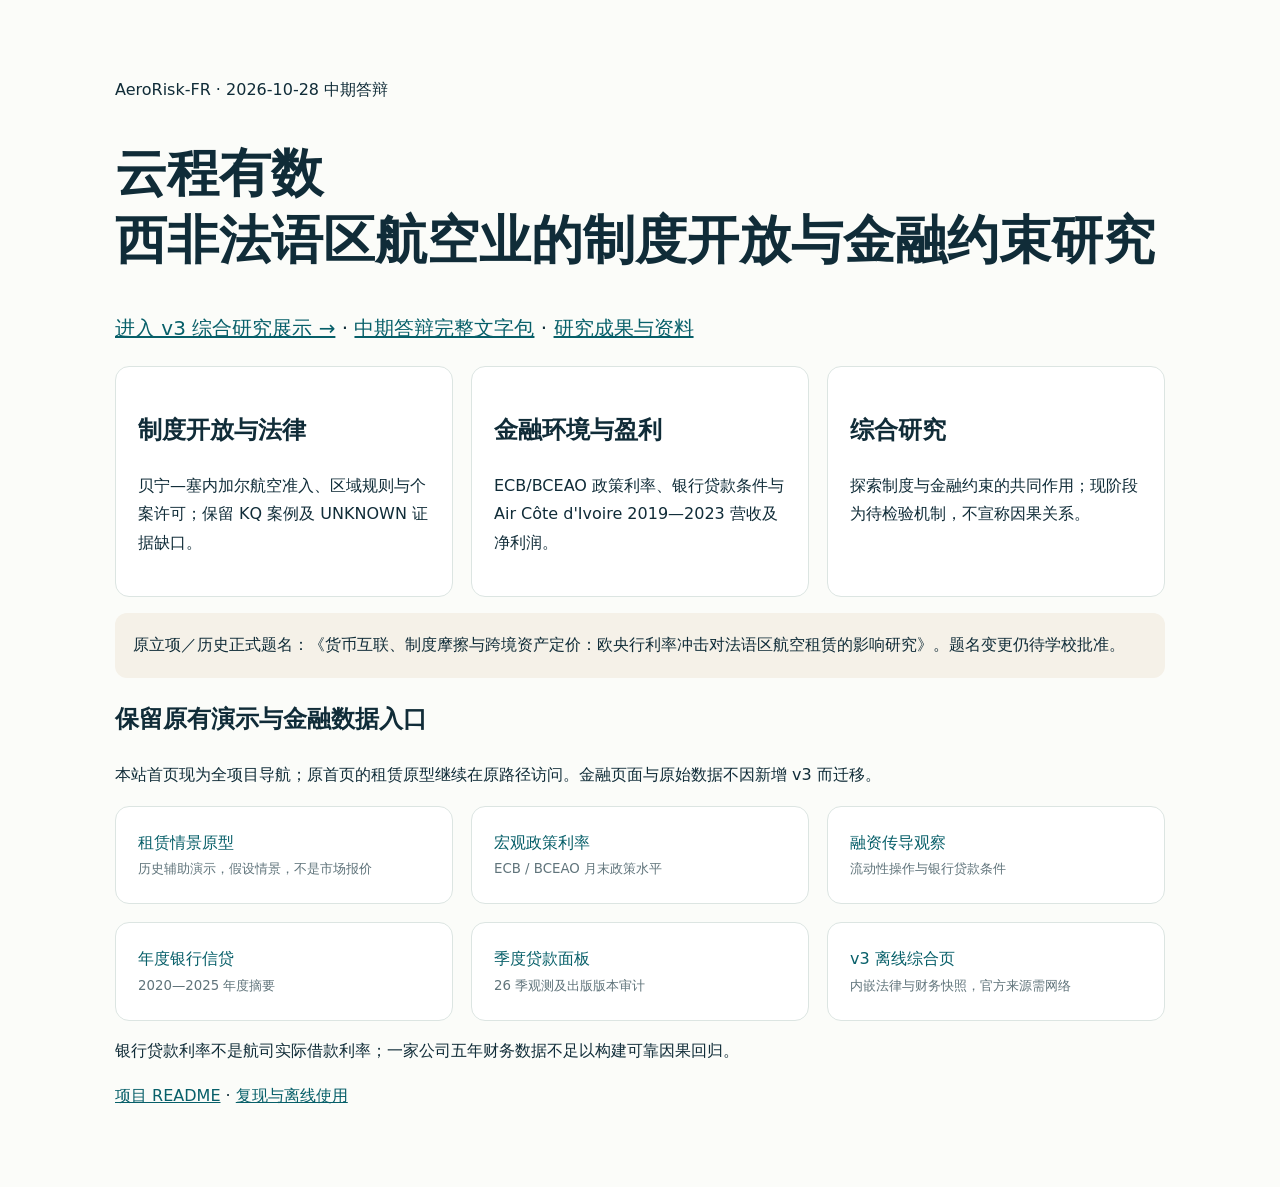
<file: index.html>
<!doctype html>
<html lang="zh-CN"><head><meta charset="utf-8"><meta name="viewport" content="width=device-width,initial-scale=1">
<title>云程有数｜西非法语区航空业的制度开放与金融约束研究</title>
<style>body{margin:0;background:#fbfcf9;color:#102c38;font-family:system-ui,"Microsoft YaHei",sans-serif;line-height:1.8}main{max-width:1050px;margin:auto;padding:60px 24px}h1{font-size:clamp(30px,5vw,52px);line-height:1.3}a{color:#075f69}nav,.modules{display:grid;grid-template-columns:repeat(auto-fit,minmax(250px,1fr));gap:18px}article,nav a{padding:22px;border:1px solid #dce5e2;border-radius:14px;background:white}nav a{display:block;text-decoration:none}small{display:block;color:#60747b}.lead{font-size:20px}.historical{padding:18px;background:#f5f1e8;border-radius:12px}</style></head>
<body><main><p>AeroRisk-FR · 2026-10-28 中期答辩</p><h1>云程有数<br>西非法语区航空业的制度开放与金融约束研究</h1>
<p class="lead"><a href="v3/">进入 v3 综合研究展示 →</a> · <a href="docs/midterm_20261028/">中期答辩完整文字包</a> · <a href="research/">研究成果与资料</a></p>
<div class="modules"><article><h2>制度开放与法律</h2><p>贝宁—塞内加尔航空准入、区域规则与个案许可；保留 KQ 案例及 UNKNOWN 证据缺口。</p></article><article><h2>金融环境与盈利</h2><p>ECB/BCEAO 政策利率、银行贷款条件与 Air Côte d'Ivoire 2019—2023 营收及净利润。</p></article><article><h2>综合研究</h2><p>探索制度与金融约束的共同作用；现阶段为待检验机制，不宣称因果关系。</p></article></div>
<p class="historical">原立项／历史正式题名：《货币互联、制度摩擦与跨境资产定价：欧央行利率冲击对法语区航空租赁的影响研究》。题名变更仍待学校批准。</p>
<h2>保留原有演示与金融数据入口</h2><p>本站首页现为全项目导航；原首页的租赁原型继续在原路径访问。金融页面与原始数据不因新增 v3 而迁移。</p>
<nav aria-label="原有演示入口"><a href="prototype/">租赁情景原型<small>历史辅助演示，假设情景，不是市场报价</small></a><a href="macro/">宏观政策利率<small>ECB / BCEAO 月末政策水平</small></a><a href="transmission/">融资传导观察<small>流动性操作与银行贷款条件</small></a><a href="annual/">年度银行信贷<small>2020—2025 年度摘要</small></a><a href="quarterly/">季度贷款面板<small>26 季观测及出版版本审计</small></a><a href="v3/offline.html" download>v3 离线综合页<small>内嵌法律与财务快照，官方来源需网络</small></a></nav>
<p>银行贷款利率不是航司实际借款利率；一家公司五年财务数据不足以构建可靠因果回归。</p><p><a href="README.md">项目 README</a> · <a href="v3/README.md">复现与离线使用</a></p></main></body></html>
</file>
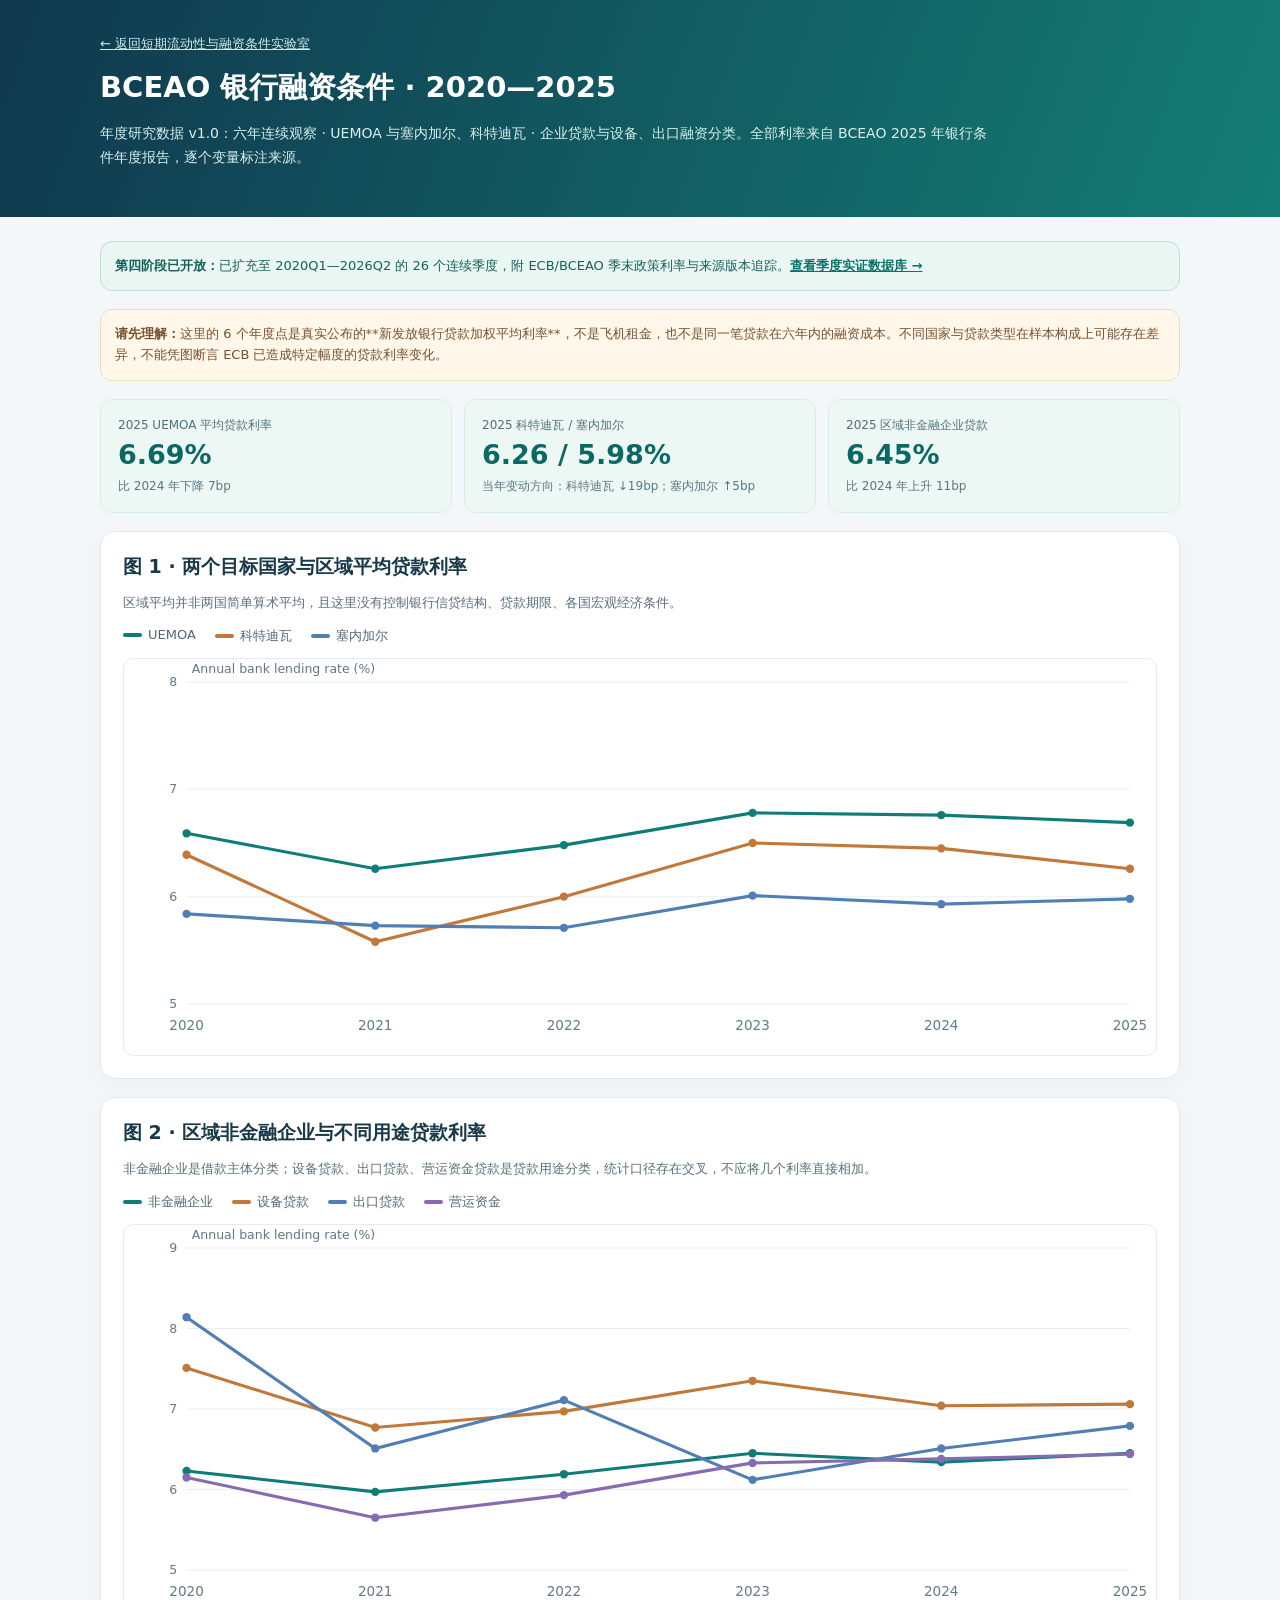
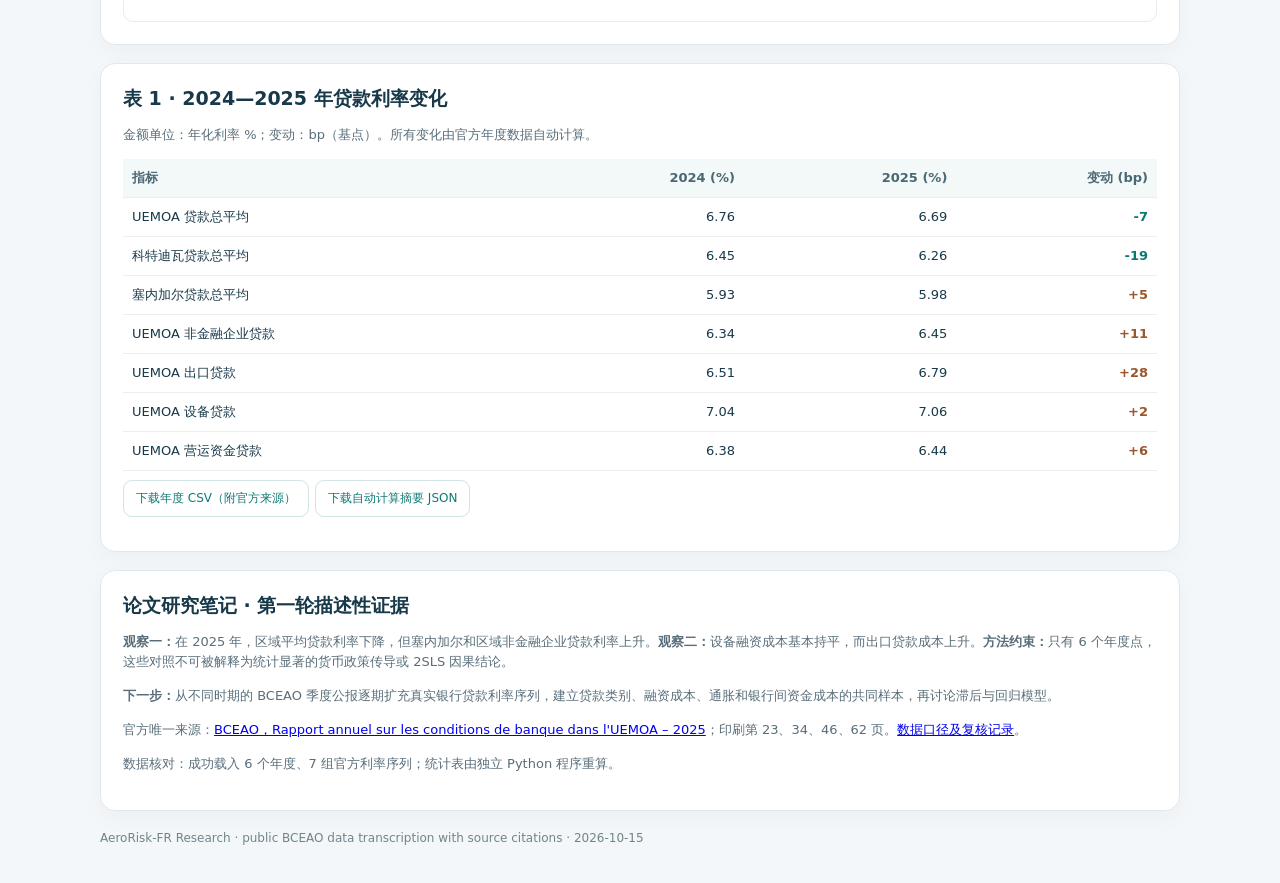
<file: annual/index.html>
<!doctype html>
<html lang="zh-CN"><head><meta charset="utf-8"><meta name="viewport" content="width=device-width,initial-scale=1">
<title>AeroRisk-FR | 2020–2025 银行融资成本研究</title><style>
:root{--bg:#f3f7f9;--dark:#0b3549;--teal:#0e7a76;--orange:#c0783b;--blue:#517fb5;--muted:#596e7a}
*{box-sizing:border-box}body{margin:0;font-family:system-ui,-apple-system,'Microsoft YaHei',sans-serif;background:var(--bg);color:#183949}
header{background:linear-gradient(110deg,#10384e,#147d74);padding:33px max(20px,calc((100% - 1080px)/2));color:#fff}header a{color:#ccece9;font-size:13px}
h1{font-size:29px;margin:15px 0 8px}header p{max-width:900px;color:#d9f0ed;line-height:1.7;font-size:14px}
main{max-width:1120px;margin:auto;padding:24px 20px 35px}
.panel{border:1px solid #dfe9ed;border-radius:15px;background:white;box-shadow:0 8px 24px #152b3908;padding:22px;margin-bottom:18px}
h2{font-size:19px;margin:0 0 8px}p{line-height:1.6}.note{font-size:13px;color:var(--muted)}.banner{border-radius:12px;background:#fff7e9;border:1px solid #efdcbb;padding:14px;color:#77512e;margin-bottom:18px;font-size:13px;line-height:1.6}
.statgrid{display:grid;grid-template-columns:repeat(3,1fr);gap:12px;margin-bottom:18px}.stat{background:#edf8f5;border:1px solid #d8ece8;border-radius:12px;padding:17px}
.stat small{display:block;color:#526f78;font-size:12px}.stat strong{color:#0c6865;font-size:27px;display:block;margin:5px 0}.stat span{font-size:12px;color:#597681}
.legend{display:flex;gap:19px;flex-wrap:wrap;margin:13px 0;font-size:13px;color:#526774}
.legend i{width:19px;height:4px;display:inline-block;margin-right:6px;border-radius:5px;vertical-align:middle}
.svg{background:#fff;width:100%;height:auto;border:1px solid #e5edf1;border-radius:10px;display:block}
a.download{display:inline-block;padding:9px 12px;border:1px solid #d1e4e6;border-radius:9px;text-decoration:none;color:var(--teal);font-size:12px;margin:9px 6px 12px 0}
.tablewrap{overflow:auto}table{border-collapse:collapse;width:100%;font-size:13px;min-width:600px}th,td{text-align:right;padding:10px 9px;border-bottom:1px solid #e8eef1;font-variant-numeric:tabular-nums}td:first-child,th:first-child{text-align:left}th{color:#4a6873;background:#f3f8f9}.pos{color:#9b562b;font-weight:700}.neg{color:#0e786d;font-weight:700}
footer{color:#71848b;font-size:12px;line-height:1.6}
@media(max-width:730px){h1{font-size:23px}.statgrid{grid-template-columns:1fr}.panel{padding:16px}}
</style></head><body><header><a href="../transmission/">← 返回短期流动性与融资条件实验室</a><h1>BCEAO 银行融资条件 · 2020—2025</h1><p>年度研究数据 v1.0：六年连续观察 · UEMOA 与塞内加尔、科特迪瓦 · 企业贷款与设备、出口融资分类。全部利率来自 BCEAO 2025 年银行条件年度报告，逐个变量标注来源。</p></header>
<main><div class="banner" style="background:#eaf6f2;border-color:#b9ded2;color:#16615b"><strong>第四阶段已开放：</strong>已扩充至 2020Q1—2026Q2 的 26 个连续季度，附 ECB/BCEAO 季末政策利率与来源版本追踪。<a href="../quarterly/" style="color:#0d716c;font-weight:700">查看季度实证数据库 →</a></div>
<div class="banner"><b>请先理解：</b>这里的 6 个年度点是真实公布的**新发放银行贷款加权平均利率**，不是飞机租金，也不是同一笔贷款在六年内的融资成本。不同国家与贷款类型在样本构成上可能存在差异，不能凭图断言 ECB 已造成特定幅度的贷款利率变化。</div>
<div class="statgrid"><div class="stat"><small>2025 UEMOA 平均贷款利率</small><strong>6.69%</strong><span>比 2024 年下降 7bp</span></div><div class="stat"><small>2025 科特迪瓦 / 塞内加尔</small><strong>6.26 / 5.98%</strong><span>当年变动方向：科特迪瓦 ↓19bp；塞内加尔 ↑5bp</span></div><div class="stat"><small>2025 区域非金融企业贷款</small><strong>6.45%</strong><span>比 2024 年上升 11bp</span></div></div>
<section class="panel"><h2>图 1 · 两个目标国家与区域平均贷款利率</h2><p class="note">区域平均并非两国简单算术平均，且这里没有控制银行信贷结构、贷款期限、各国宏观经济条件。</p><div class="legend"><span><i style="background:#0f7c77"></i>UEMOA</span><span><i style="background:#c0783b"></i>科特迪瓦</span><span><i style="background:#517fb5"></i>塞内加尔</span></div><svg id="country" class="svg" viewBox="0 0 990 380" role="img" aria-label="2020至2025年UEMOA科特迪瓦塞内加尔贷款利率走势图"><text x="495" y="190" text-anchor="middle" fill="#607b82">数据载入中…</text></svg></section>
<section class="panel"><h2>图 2 · 区域非金融企业与不同用途贷款利率</h2><p class="note">非金融企业是借款主体分类；设备贷款、出口贷款、营运资金贷款是贷款用途分类，统计口径存在交叉，不应将几个利率直接相加。</p><div class="legend"><span><i style="background:#0f7c77"></i>非金融企业</span><span><i style="background:#c0783b"></i>设备贷款</span><span><i style="background:#517fb5"></i>出口贷款</span><span><i style="background:#866bb1"></i>营运资金</span></div><svg id="sector" class="svg" viewBox="0 0 990 380" role="img" aria-label="UEMOA非金融企业及不同用途贷款利率走势图"><text x="495" y="190" text-anchor="middle" fill="#607b82">数据载入中…</text></svg></section>
<section class="panel"><h2>表 1 · 2024—2025 年贷款利率变化</h2><p class="note">金额单位：年化利率 %；变动：bp（基点）。所有变化由官方年度数据自动计算。</p><div class="tablewrap"><table><thead><tr><th>指标</th><th>2024 (%)</th><th>2025 (%)</th><th>变动 (bp)</th></tr></thead><tbody id="statsBody"><tr><td colspan="4">载入中…</td></tr></tbody></table></div><a class="download" href="../data/official/bceao_annual_lending_2020_2025.csv" download>下载年度 CSV（附官方来源）</a><a class="download" href="../data/processed/annual_lending_descriptives_v1.json" download>下载自动计算摘要 JSON</a></section>
<section class="panel"><h2>论文研究笔记 · 第一轮描述性证据</h2><p class="note"><b>观察一：</b>在 2025 年，区域平均贷款利率下降，但塞内加尔和区域非金融企业贷款利率上升。<b>观察二：</b>设备融资成本基本持平，而出口贷款成本上升。<b>方法约束：</b>只有 6 个年度点，这些对照不可被解释为统计显著的货币政策传导或 2SLS 因果结论。</p><p class="note"><b>下一步：</b>从不同时期的 BCEAO 季度公报逐期扩充真实银行贷款利率序列，建立贷款类别、融资成本、通胀和银行间资金成本的共同样本，再讨论滞后与回归模型。</p><p class="note">官方唯一来源：<a href="https://ns2.bceao.int/sites/default/files/2026-09/Rapport%20annuel%20Conditions%20de%20banque%20-%202025.pdf" target="_blank" rel="noopener">BCEAO，Rapport annuel sur les conditions de banque dans l'UEMOA – 2025</a>；印刷第 23、34、46、62 页。<a href="../docs/annual_bank_lending_sources_v1.md">数据口径及复核记录</a>。</p><p id="status" class="note" role="status"></p></section>
<footer>AeroRisk-FR Research · public BCEAO data transcription with source citations · 2026-10-15</footer></main>
<script>
'use strict';
const COLS={uemoa_all_loans_pct:'UEMOA 贷款总平均',cote_divoire_all_loans_pct:'科特迪瓦贷款总平均',senegal_all_loans_pct:'塞内加尔贷款总平均',uemoa_nonfinancial_corporate_pct:'UEMOA 非金融企业贷款',uemoa_export_loans_pct:'UEMOA 出口贷款',uemoa_equipment_loans_pct:'UEMOA 设备贷款',uemoa_working_capital_loans_pct:'UEMOA 营运资金贷款'};
const shade=(v)=>v>0?'pos':v<0?'neg':'';
function draw(id,rows,keys,colors){
 const node=document.getElementById(id),W=990,H=380,L=60,R=25,T=22,B=49,ww=W-L-R,hh=H-T-B;
 const numbers=rows.flatMap(r=>keys.map(k=>Number(r[k]))),min=Math.floor(Math.min(...numbers)-.35),max=Math.ceil(Math.max(...numbers)+.35);
 const x=i=>L+(ww*i/(rows.length-1)),y=v=>T+hh*(max-v)/(max-min);
 let s='';
 for(let n=min;n<=max;n++){s+='<line x1="'+L+'" x2="'+(W-R)+'" y1="'+y(n)+'" y2="'+y(n)+'" stroke="#e8eff2"/><text x="'+(L-9)+'" y="'+(y(n)+4)+'" fill="#627b85" text-anchor="end" font-size="12">'+n+'</text>'}
 rows.forEach((r,i)=>s+='<text x="'+x(i)+'" y="'+(H-24)+'" text-anchor="middle" fill="#627b85" font-size="13">'+r.year+'</text>');
 keys.forEach((key,z)=>{s+='<polyline fill="none" stroke-width="3" stroke="'+colors[z]+'" points="'+rows.map((r,i)=>x(i)+','+y(Number(r[key]))).join(' ')+'"/>';rows.forEach((r,i)=>s+='<circle cx="'+x(i)+'" cy="'+y(Number(r[key]))+'" r="4" fill="'+colors[z]+'"/>')});
 node.innerHTML=s+'<text x="'+(L+5)+'" y="13" fill="#607781" font-size="12">Annual bank lending rate (%)</text>';
}
(async()=>{try{
 const [r,j]=await Promise.all([fetch('../data/official/bceao_annual_lending_2020_2025.csv'),fetch('../data/processed/annual_lending_descriptives_v1.json')]);
 if(!r.ok||!j.ok)throw Error('官方 CSV 或统计摘要暂不可读取');
 const src=(await r.text()).trim().split(/\r?\n/),headers=src.shift().split(','),rows=src.map(line=>Object.fromEntries(line.split(',').map((v,i)=>[headers[i],v]))),result=await j.json();
 if(rows.length!==6||rows[0].year!=='2020'||rows[5].year!=='2025')throw Error('数据年份或记录数不符合研究设计');
 draw('country',rows,['uemoa_all_loans_pct','cote_divoire_all_loans_pct','senegal_all_loans_pct'],['#0f7c77','#c0783b','#517fb5']);
 draw('sector',rows,['uemoa_nonfinancial_corporate_pct','uemoa_equipment_loans_pct','uemoa_export_loans_pct','uemoa_working_capital_loans_pct'],['#0f7c77','#c0783b','#517fb5','#866bb1']);
 document.getElementById('statsBody').innerHTML=Object.entries(result.statistics).map(([k,v])=>'<tr><td>'+COLS[k]+'</td><td>'+v.value_2024_pct.toFixed(2)+'</td><td>'+v.value_2025_pct.toFixed(2)+'</td><td class="'+shade(v.change_2024_to_2025_bp)+'">'+(v.change_2024_to_2025_bp>0?'+':'')+v.change_2024_to_2025_bp+'</td></tr>').join('');
 document.getElementById('status').textContent='数据核对：成功载入 6 个年度、7 组官方利率序列；统计表由独立 Python 程序重算。';
}catch(e){document.getElementById('status').textContent='载入失败：'+e.message}}
)();
</script></body></html>
</file>
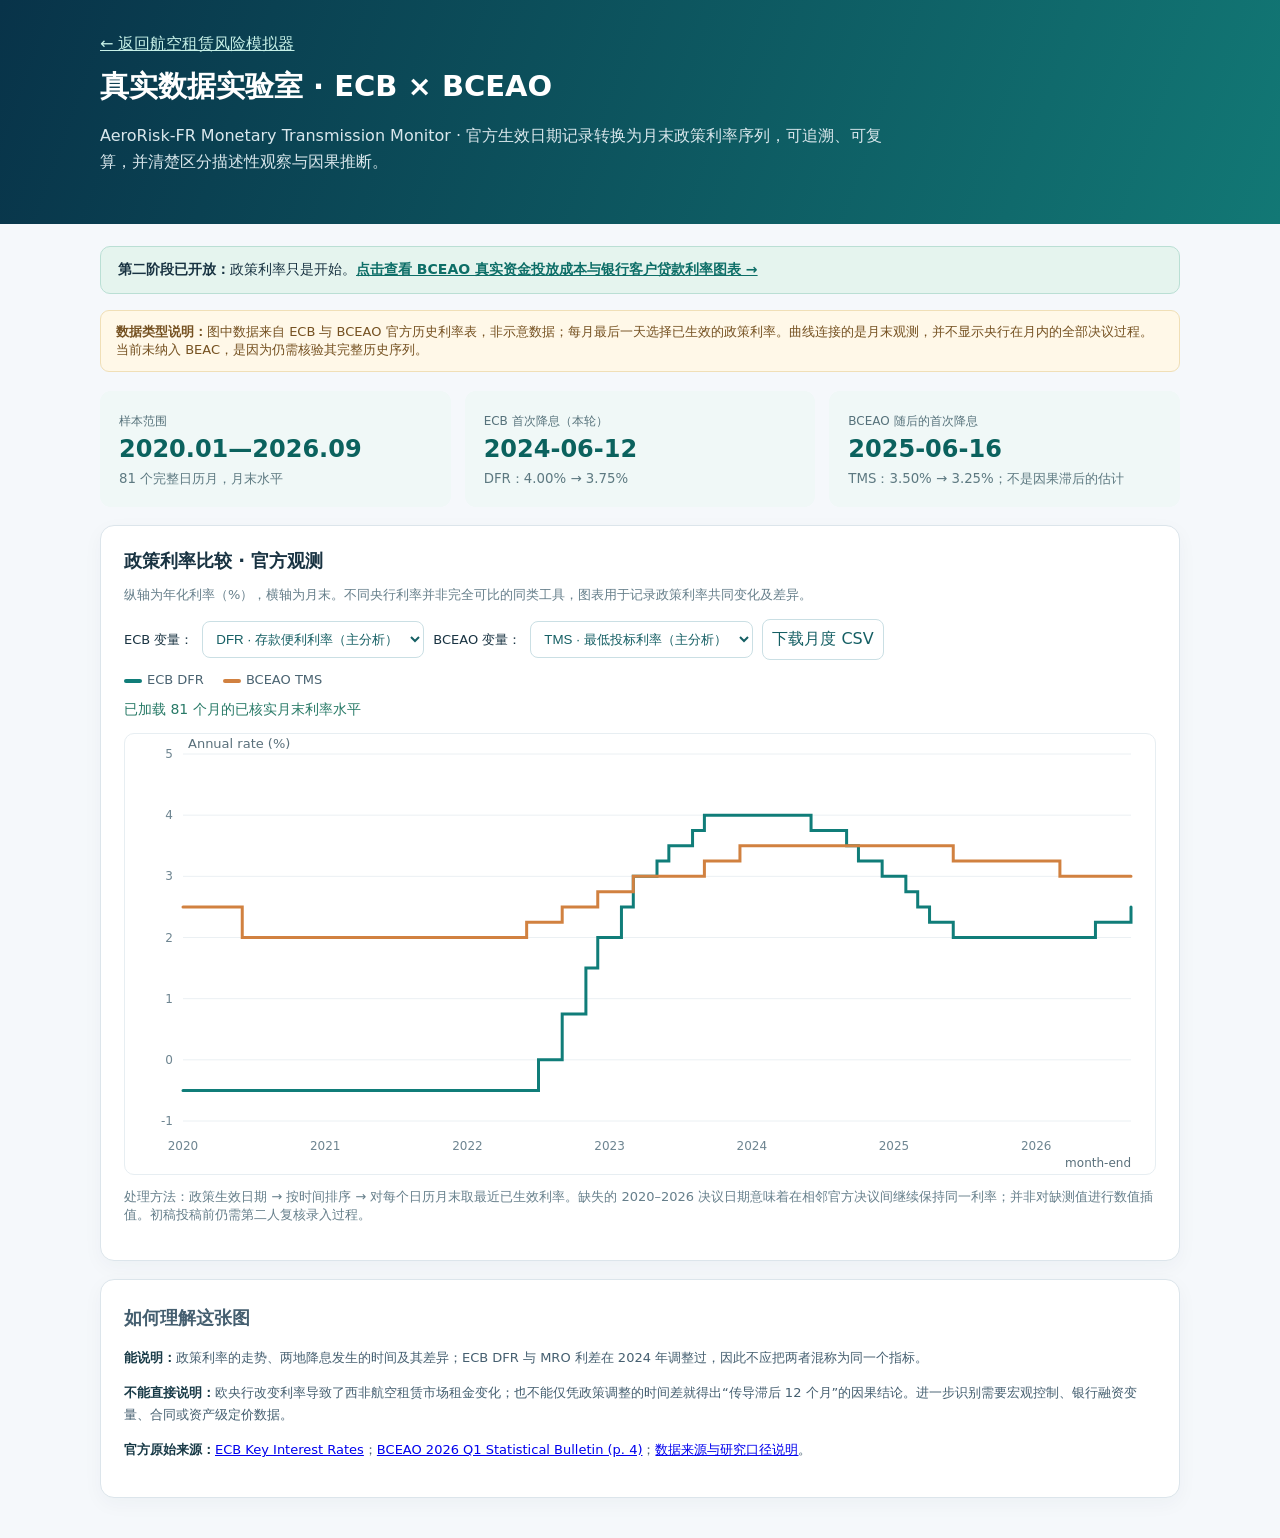
<file: macro/index.html>
<!doctype html>
<html lang="zh-CN"><head><meta charset="UTF-8"><meta name="viewport" content="width=device-width,initial-scale=1">
<title>AeroRisk-FR | 真实货币政策利率观察</title><style>
*{box-sizing:border-box}body{margin:0;font-family:system-ui,-apple-system,"Microsoft YaHei",sans-serif;color:#193342;background:#f5f8fb}
header{background:linear-gradient(110deg,#083349,#127875);color:#fff;padding:34px max(22px,calc((100vw - 1080px)/2))}
header a{color:#c6f0e7}header h1{margin:12px 0 6px;font-size:29px}header p{max-width:800px;color:#d9e7ec;line-height:1.6}
main{max-width:1120px;padding:22px 20px;margin:auto}.card{background:#fff;border:1px solid #dce5eb;box-shadow:0 6px 20px #2030400a;border-radius:14px;padding:23px;margin-bottom:18px}
.banner{background:#fff8e8;padding:12px 15px;border:1px solid #f0dfb7;border-radius:9px;font-size:13px;margin-bottom:19px;color:#755121}
.stat-grid{display:grid;grid-template-columns:repeat(3,minmax(0,1fr));gap:14px}.stat{background:#f0f8f7;padding:19px;border-radius:11px}.stat label{color:#56727b;font-size:12px}.stat strong{display:block;font-size:24px;color:#0b625e;margin:5px 0;font-variant-numeric:tabular-nums}.stat small{color:#5d7981}
h2{font-size:18px;margin:0 0 8px}.hint{color:#667f8b;font-size:13px}.controls{display:flex;gap:9px;flex-wrap:wrap;align-items:center;margin:15px 0 12px}.controls label{font-size:13px}
select,a.action{border:1px solid #cadfe4;border-radius:8px;padding:9px;background:white;color:#155f64;text-decoration:none}.legend{display:flex;align-items:center;gap:19px;flex-wrap:wrap;margin:12px 0;color:#4a6371;font-size:13px}.swatch{display:inline-block;width:18px;height:4px;vertical-align:middle;border-radius:2px;margin-right:5px}
svg{display:block;width:100%;height:auto;border:1px solid #e7eef2;border-radius:10px;background:#fff}.notes{font-size:13px;line-height:1.7;color:#455f70}.notes strong{color:#183a47}.state{font-size:14px;min-height:18px;color:#a15e26}
@media(max-width:700px){.stat-grid{grid-template-columns:1fr}header h1{font-size:24px}.card{padding:17px}}
</style></head>
<body><header><a href="../prototype/index.html">← 返回航空租赁风险模拟器</a><h1>真实数据实验室 · ECB × BCEAO</h1><p>AeroRisk-FR Monetary Transmission Monitor · 官方生效日期记录转换为月末政策利率序列，可追溯、可复算，并清楚区分描述性观察与因果推断。</p></header>
<main><div style="border-radius:10px;padding:14px 17px;margin-bottom:16px;background:#e5f4ee;border:1px solid #badfd4;font-size:14px"><b>第二阶段已开放：</b>政策利率只是开始。<a href="../transmission/" style="color:#0d6e67;font-weight:700">点击查看 BCEAO 真实资金投放成本与银行客户贷款利率图表 →</a></div><div class="banner"><strong>数据类型说明：</strong>图中数据来自 ECB 与 BCEAO 官方历史利率表，非示意数据；每月最后一天选择已生效的政策利率。曲线连接的是月末观测，并不显示央行在月内的全部决议过程。当前未纳入 BEAC，是因为仍需核验其完整历史序列。</div>
<section class="stat-grid" aria-label="数据摘要"><div class="stat"><label>样本范围</label><strong>2020.01—2026.09</strong><small>81 个完整日历月，月末水平</small></div><div class="stat"><label>ECB 首次降息（本轮）</label><strong>2024-06-12</strong><small>DFR：4.00% → 3.75%</small></div><div class="stat"><label>BCEAO 随后的首次降息</label><strong>2025-06-16</strong><small>TMS：3.50% → 3.25%；不是因果滞后的估计</small></div></section>
<section class="card" style="margin-top:18px"><h2>政策利率比较 · 官方观测</h2><p class="hint">纵轴为年化利率（%），横轴为月末。不同央行利率并非完全可比的同类工具，图表用于记录政策利率共同变化及差异。</p>
<div class="controls"><label for="choice">ECB 变量：</label><select id="choice"><option value="ecb_deposit_facility_pct">DFR · 存款便利利率（主分析）</option><option value="ecb_mro_pct">MRO · 主要再融资利率</option></select><label for="bchoice">BCEAO 变量：</label><select id="bchoice"><option value="bceao_minimum_bid_pct">TMS · 最低投标利率（主分析）</option><option value="bceao_marginal_lending_pct">边际贷款利率</option></select><a class="action" href="../data/processed/central_bank_policy_monthly_v1.csv" download>下载月度 CSV</a></div>
<div class="legend"><span><i class="swatch" style="background:#107d79"></i>ECB <span id="ecbLabel">DFR</span></span><span><i class="swatch" style="background:#d18140"></i>BCEAO <span id="bceaoLabel">TMS</span></span></div>
<p id="state" class="state" role="status"></p><svg viewBox="0 0 1030 440" role="img" aria-label="ECB 和 BCEAO 政策利率月末对比图" id="figure"><text x="500" y="210" text-anchor="middle" fill="#8797a2">加载官方月度数据中…</text></svg>
<p class="hint">处理方法：政策生效日期 → 按时间排序 → 对每个日历月末取最近已生效利率。缺失的 2020–2026 决议日期意味着在相邻官方决议间继续保持同一利率；并非对缺测值进行数值插值。初稿投稿前仍需第二人复核录入过程。</p></section>
<section class="card notes"><h2>如何理解这张图</h2>
<p><strong>能说明：</strong>政策利率的走势、两地降息发生的时间及其差异；ECB DFR 与 MRO 利差在 2024 年调整过，因此不应把两者混称为同一个指标。</p>
<p><strong>不能直接说明：</strong>欧央行改变利率导致了西非航空租赁市场租金变化；也不能仅凭政策调整的时间差就得出“传导滞后 12 个月”的因果结论。进一步识别需要宏观控制、银行融资变量、合同或资产级定价数据。</p>
<p><strong>官方原始来源：</strong><a target="_blank" rel="noopener" href="https://www.ecb.europa.eu/stats/policy_and_exchange_rates/key_ecb_interest_rates/html/index.en.html">ECB Key Interest Rates</a>；<a href="https://www.bceao.int/sites/default/files/2026-06/Bulletin-Trimestriel-des-Statistiques-mars-2026.pdf" target="_blank" rel="noopener">BCEAO 2026 Q1 Statistical Bulletin (p. 4)</a>；<a href="../data/official/README.md">数据来源与研究口径说明</a>。</p></section></main>
<script>
(async()=>{
const svg=document.getElementById('figure'),state=document.getElementById('state');
let rows=[];
function esc(t){return String(t).replace(/[&<>"]/g,c=>({'&':'&amp;','<':'&lt;','>':'&gt;','"':'&quot;'}[c]))}
function draw(){
 const a=document.getElementById('choice').value,b=document.getElementById('bchoice').value;
 document.getElementById('ecbLabel').textContent=a.includes('deposit')?'DFR':'MRO';
 document.getElementById('bceaoLabel').textContent=b.includes('minimum')?'TMS':'Marginal lending';
 const W=1030,H=440,L=58,R=24,T=20,B=53,innerW=W-L-R,innerH=H-T-B;
 const yvals=rows.flatMap(r=>[Number(r[a]),Number(r[b])]),min=Math.floor(Math.min(...yvals,0)-0.5),max=Math.ceil(Math.max(...yvals,0)+0.5);
 const x=i=>L+(i/(rows.length-1))*innerW,y=v=>T+(max-v)/(max-min)*innerH;
 const axis=[];for(let v=min;v<=max;v++){axis.push('<line x1="'+L+'" x2="'+(W-R)+'" y1="'+y(v)+'" y2="'+y(v)+'" stroke="#ebf0f3"/>');
 axis.push('<text x="'+(L-10)+'" y="'+(y(v)+4)+'" font-size="12" text-anchor="end" fill="#6e8591">'+v+'</text>')}
 for(let i=0;i<rows.length;i+=12){axis.push('<text x="'+x(i)+'" y="'+(H-24)+'" text-anchor="middle" fill="#6e8591" font-size="12">'+esc(rows[i].month_end.slice(0,4))+'</text>')}
 function path(key){let p='';rows.forEach((r,i)=>{const yy=y(Number(r[key]));if(i===0)p='M '+x(i)+' '+yy;else p+=' H '+x(i)+' V '+yy});return p}
 svg.innerHTML=axis.join('')+'<path d="'+path(a)+'" stroke="#107d79" stroke-width="3" fill="none" stroke-linecap="round"/><path d="'+path(b)+'" stroke="#d18140" stroke-width="3" fill="none" stroke-linecap="round"/><text x="'+(L+5)+'" y="14" font-size="13" fill="#5a707b">Annual rate (%)</text><text x="'+(W-R)+'" y="'+(H-7)+'" text-anchor="end" font-size="12" fill="#5a707b">month-end</text>';
}
try{const r=await fetch('../data/processed/central_bank_policy_monthly_v1.csv');if(!r.ok)throw new Error('HTTP '+r.status);const lines=(await r.text()).trim().split(/\r?\n/),heads=lines.shift().split(',');rows=lines.map(l=>Object.fromEntries(l.split(',').map((x,i)=>[heads[i],x])));if(rows.length!==81||rows.some(x=>!Number.isFinite(Number(x.ecb_deposit_facility_pct))))throw new Error('unexpected CSV data');document.getElementById('choice').addEventListener('change',draw);document.getElementById('bchoice').addEventListener('change',draw);state.textContent='已加载 '+rows.length+' 个月的已核实月末利率水平';state.style.color='#287a67';draw()}catch(e){state.textContent='载入数据失败：'+e.message+'。请确认仓库的数据 CSV 已经部署。';svg.innerHTML='';}
})();
</script></body></html>
</file>
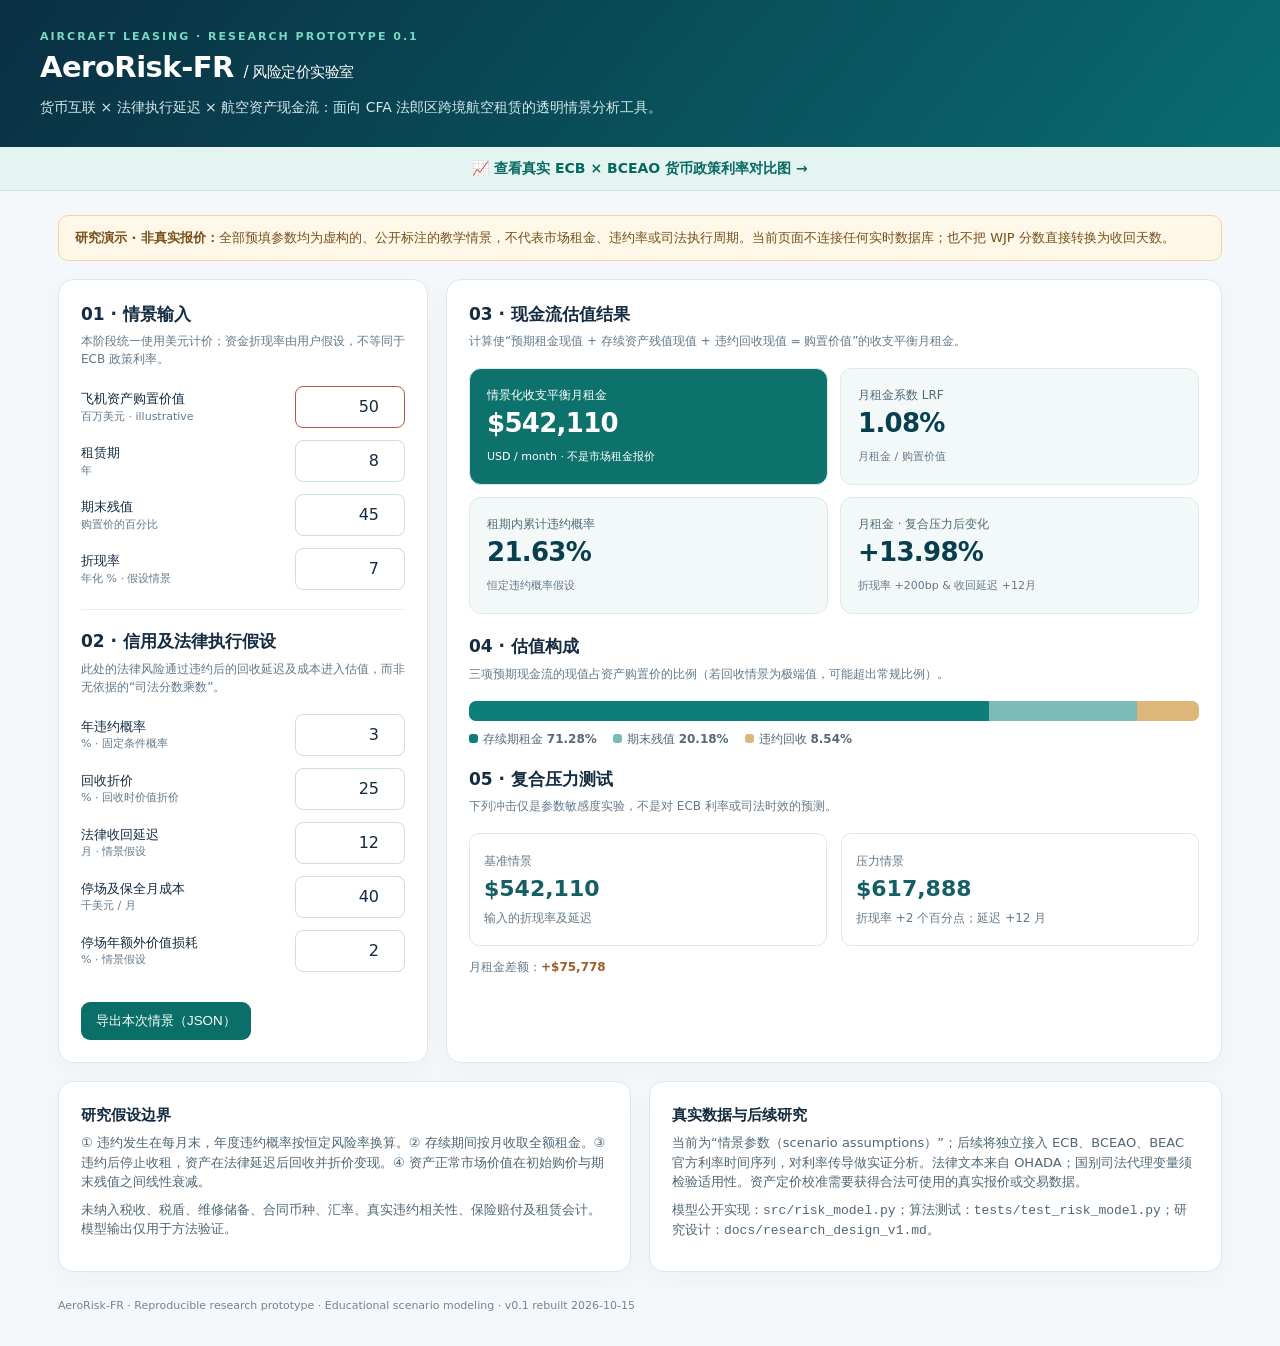
<file: prototype/index.html>
<!DOCTYPE html>
<html lang="zh-CN"><head><meta charset="UTF-8"/><meta name="viewport" content="width=device-width,initial-scale=1"/>
<title>AeroRisk-FR · 法语区航空租赁风险实验室</title><style>
:root{--bg:#f5f8fa;--ink:#142b40;--teal:#0d867e;--deep:#073f50;--border:#dce8ed;--muted:#63798a;--orange:#a86621}
*{box-sizing:border-box}body{margin:0;background:var(--bg);font-family:Inter,system-ui,"Microsoft YaHei",sans-serif;color:var(--ink);line-height:1.5}
a{color:var(--teal)}header{padding:29px max(20px,calc((100% - 1200px)/2));background:linear-gradient(130deg,#092f42,#096c70);color:#fff}header p{max-width:860px;color:#d5e9ec;margin:8px 0 0}
.eyebrow{font-weight:700;letter-spacing:2px;font-size:11px;color:#78d8c3}.brand{font-size:29px;font-weight:800;letter-spacing:-.5px}.sub{font-size:14px}
main{max-width:1200px;margin:24px auto;padding:0 18px}.warning{background:#fff7e8;border:1px solid #f0d6a4;color:#78501b;padding:12px 16px;border-radius:10px;font-size:13px;margin-bottom:18px}
.panel{background:white;border:1px solid var(--border);border-radius:15px;padding:22px;box-shadow:0 8px 24px #13314609}.layout{display:grid;grid-template-columns:370px 1fr;gap:18px}.panel h2{font-size:17px;margin:0 0 5px}.hint{color:var(--muted);font-size:12px;margin:0 0 18px}.formrow{display:grid;grid-template-columns:1fr 110px;align-items:center;gap:8px;margin:12px 0}.formrow label{font-size:13px}.formrow small{display:block;color:var(--muted);font-size:11px}input{width:100%;border:1px solid #cddde4;border-radius:8px;padding:8px 10px;text-align:right;font:inherit;color:var(--ink)}input:focus{outline:2px solid #90cec7}input:invalid{border-color:#b55747}
.hr{margin:19px 0;border:0;border-top:1px solid #e9eef1}.cards{display:grid;grid-template-columns:repeat(2,minmax(0,1fr));gap:12px}.metric{padding:17px;background:#f3f9f8;border:1px solid #d8ece8;border-radius:12px}.metric .label{font-size:12px;color:#506a76}.metric strong{display:block;color:var(--deep);font-size:26px;letter-spacing:-.7px;font-variant-numeric:tabular-nums}.metric small{color:var(--muted);font-size:11px}.metric.emphasis{background:#0d726c;color:#fff}.metric.emphasis strong,.metric.emphasis .label,.metric.emphasis small{color:#fff}
.barwrap{margin-top:20px}.bar{height:20px;display:flex;overflow:hidden;border-radius:7px;background:#e1ebee}.bar span:nth-child(1){background:#0e7e7b}.bar span:nth-child(2){background:#7dbbb9}.bar span:nth-child(3){background:#ddb679}.legend{display:flex;flex-wrap:wrap;gap:16px;font-size:12px;color:#556a76;margin:9px 0}.dot{display:inline-block;width:9px;height:9px;border-radius:3px;margin-right:5px}.compare{display:grid;grid-template-columns:repeat(2,1fr);gap:14px;margin-top:16px}.scenario{padding:14px;border:1px solid #dce9ed;border-radius:10px}.scenario strong{font-size:22px;display:block;color:#155e65}.scenario p{margin:4px 0;font-size:12px;color:var(--muted)}.delta{font-weight:700;color:#a15d26}.foot{display:grid;grid-template-columns:1fr 1fr;gap:18px;margin-top:18px}.foot h3{margin:0 0 7px;font-size:15px}.foot p{font-size:13px;color:#506776;margin:0 0 8px}.btn{background:#0b6f69;color:#fff;border:0;border-radius:9px;padding:10px 15px;cursor:pointer}.btn:hover{background:#095854}.err{color:#a12f26;font-size:12px;min-height:18px;margin-top:6px}.mini{color:var(--muted);font-size:12px}footer{max-width:1200px;margin:26px auto 34px;padding:0 18px;font-size:11px;color:#718592}
@media(max-width:800px){.layout,.foot{grid-template-columns:1fr}.cards{grid-template-columns:1fr 1fr}.brand{font-size:24px}header{padding:25px 20px}}@media(max-width:400px){.cards,.compare{grid-template-columns:1fr}}
</style></head><body>
<header><div class="eyebrow">AIRCRAFT LEASING · RESEARCH PROTOTYPE 0.1</div><div class="brand">AeroRisk-FR <span style="font-size:15px;font-weight:400">/ 风险定价实验室</span></div><p class="sub">货币互联 × 法律执行延迟 × 航空资产现金流：面向 CFA 法郎区跨境航空租赁的透明情景分析工具。</p></header>
<nav style="padding:11px 22px;background:#e4f4f0;border-bottom:1px solid #c8e7df;text-align:center;font-size:14px"><a href="../macro/index.html" style="color:#076960;font-weight:700;text-decoration:none">📈 查看真实 ECB × BCEAO 货币政策利率对比图 →</a></nav>
<main><div class="warning"><strong>研究演示 · 非真实报价：</strong>全部预填参数均为虚构的、公开标注的教学情景，不代表市场租金、违约率或司法执行周期。当前页面不连接任何实时数据库；也不把 WJP 分数直接转换为收回天数。</div>
<div class="layout"><section class="panel"><h2>01 · 情景输入</h2><p class="hint">本阶段统一使用美元计价；资金折现率由用户假设，不等同于 ECB 政策利率。</p>
<div class="formrow"><label for="price">飞机资产购置价值 <small>百万美元 · illustrative</small></label><input id="price" type="number" value="50" min="0.001" step="1"></div>
<div class="formrow"><label for="years">租赁期 <small>年</small></label><input id="years" type="number" value="8" min="1" max="30" step="1"></div>
<div class="formrow"><label for="residual">期末残值 <small>购置价的百分比</small></label><input id="residual" type="number" value="45" min="0" max="100" step="1"></div>
<div class="formrow"><label for="discount">折现率 <small>年化 % · 假设情景</small></label><input id="discount" type="number" value="7" min="-98" max="100" step="0.25"></div>
<hr class="hr"><h2>02 · 信用及法律执行假设</h2><p class="hint">此处的法律风险通过违约后的回收延迟及成本进入估值，而非无依据的“司法分数乘数”。</p>
<div class="formrow"><label for="pd">年违约概率 <small>% · 固定条件概率</small></label><input id="pd" type="number" value="3" min="0" max="100" step="0.25"></div>
<div class="formrow"><label for="haircut">回收折价 <small>% · 回收时价值折价</small></label><input id="haircut" type="number" value="25" min="0" max="100" step="1"></div>
<div class="formrow"><label for="delay">法律收回延迟 <small>月 · 情景假设</small></label><input id="delay" type="number" value="12" min="0" max="120" step="1"></div>
<div class="formrow"><label for="storage">停场及保全月成本 <small>千美元 / 月</small></label><input id="storage" type="number" value="40" min="0" step="5"></div>
<div class="formrow"><label for="decay">停场年额外价值损耗 <small>% · 情景假设</small></label><input id="decay" type="number" value="2" min="0" max="100" step=".5"></div>
<div class="err" id="error" role="alert"></div><button class="btn" id="download">导出本次情景（JSON）</button></section>
<section class="panel"><h2>03 · 现金流估值结果</h2><p class="hint">计算使“预期租金现值 + 存续资产残值现值 + 违约回收现值 = 购置价值”的收支平衡月租金。</p>
<div class="cards"><div class="metric emphasis"><div class="label">情景化收支平衡月租金</div><strong id="rent">—</strong><small>USD / month · 不是市场租金报价</small></div>
<div class="metric"><div class="label">月租金系数 LRF</div><strong id="lrf">—</strong><small>月租金 / 购置价值</small></div>
<div class="metric"><div class="label">租期内累计违约概率</div><strong id="cumPD">—</strong><small>恒定违约概率假设</small></div><div class="metric"><div class="label">月租金 · 复合压力后变化</div><strong id="delta">—</strong><small>折现率 +200bp &amp; 收回延迟 +12月</small></div></div>
<div class="barwrap"><h2>04 · 估值构成</h2><p class="hint">三项预期现金流的现值占资产购置价的比例（若回收情景为极端值，可能超出常规比例）。</p><div class="bar" aria-label="估值现值构成"><span id="barRent"></span><span id="barResidual"></span><span id="barRecovery"></span></div><div class="legend"><span><i class="dot" style="background:#0e7e7b"></i>存续期租金 <b id="partRent">—</b></span><span><i class="dot" style="background:#7dbbb9"></i>期末残值 <b id="partRes">—</b></span><span><i class="dot" style="background:#ddb679"></i>违约回收 <b id="partRec">—</b></span></div></div>
<div style="margin-top:19px"><h2>05 · 复合压力测试</h2><p class="hint">下列冲击仅是参数敏感度实验，不是对 ECB 利率或司法时效的预测。</p><div class="compare"><div class="scenario"><span class="mini">基准情景</span><strong id="baseCompare">—</strong><p>输入的折现率及延迟</p></div><div class="scenario"><span class="mini">压力情景</span><strong id="stressCompare">—</strong><p>折现率 +2 个百分点；延迟 +12 月</p></div></div><p class="mini">月租金差额：<span class="delta" id="stressAbsolute">—</span></p></div>
</section></div>
<div class="foot"><section class="panel"><h3>研究假设边界</h3><p>① 违约发生在每月末，年度违约概率按恒定风险率换算。② 存续期间按月收取全额租金。③ 违约后停止收租，资产在法律延迟后回收并折价变现。④ 资产正常市场价值在初始购价与期末残值之间线性衰减。</p><p>未纳入税收、税盾、维修储备、合同币种、汇率、真实违约相关性、保险赔付及租赁会计。模型输出仅用于方法验证。</p></section><section class="panel"><h3>真实数据与后续研究</h3><p>当前为“情景参数（scenario assumptions）”；后续将独立接入 ECB、BCEAO、BEAC 官方利率时间序列，对利率传导做实证分析。法律文本来自 OHADA；国别司法代理变量须检验适用性。资产定价校准需要获得合法可使用的真实报价或交易数据。</p><p>模型公开实现：<code>src/risk_model.py</code>；算法测试：<code>tests/test_risk_model.py</code>；研究设计：<code>docs/research_design_v1.md</code>。</p></section></div>
</main><footer>AeroRisk-FR · Reproducible research prototype · Educational scenario modeling · v0.1 rebuilt 2026-10-15</footer>
<script>
'use strict';
const fields=['price','years','residual','discount','pd','haircut','delay','storage','decay'];
const $=id=>document.getElementById(id);
const usd=x=>new Intl.NumberFormat('en-US',{style:'currency',currency:'USD',maximumFractionDigits:0}).format(x);
const pct=x=>(100*x).toFixed(2)+'%';
let current=null;
function evaluate(v){
 const n=v.years*12,q=1-Math.pow(1-v.pd/100,1/12),disc=1+v.discount/1200,rv=v.price*1e6*v.residual/100;
 let factor=0,recoveryPv=0;
 for(let m=1;m<=n;m++){
  const surv=Math.pow(1-q,m),prob=Math.pow(1-q,m-1)*q;
  factor+=surv/Math.pow(disc,m);
  const value=v.price*1e6+(rv-v.price*1e6)*m/n;
  const recoverable=Math.max(0,value*(1-v.haircut/100)*Math.pow(1-v.decay/100,v.delay/12)-v.storage*1000*v.delay);
  recoveryPv+=prob*recoverable/Math.pow(disc,m+v.delay);
 }
 const residualPv=Math.pow(1-q,n)*rv/Math.pow(disc,n);
 const monthly=(v.price*1e6-residualPv-recoveryPv)/factor;
 return {monthly,lrf:monthly/(v.price*1e6),cumpd:1-Math.pow(1-q,n),rentPv:monthly*factor,residualPv,recoveryPv,price:v.price*1e6};
}
function render(){
 const v={};fields.forEach(id=>v[id]=Number($(id).value));
 const valid=fields.every(id=>$(id).value.trim()!==''&&Number.isFinite(v[id]));
 if(!valid||v.price<=0||v.years<1||v.years>30||!Number.isInteger(v.years)||v.discount<=-99||v.discount>100||v.delay<0||v.delay>108||!Number.isInteger(v.delay)||v.storage<0||['residual','pd','haircut','decay'].some(k=>v[k]<0||v[k]>100)){$('error').textContent='请检查输入范围：租赁期为1–30整年、延迟为0–108整月、比例为0–100%，购置价必须大于0。';current=null;return;}
 $('error').textContent='';
 const r=evaluate(v),st=evaluate({...v,discount:v.discount+2,delay:v.delay+12});
 $('rent').textContent=usd(r.monthly);$('lrf').textContent=pct(r.lrf);$('cumPD').textContent=pct(r.cumpd);
 const change=100*(st.monthly/r.monthly-1);$('delta').textContent=(change>=0?'+':'')+change.toFixed(2)+'%';
 $('baseCompare').textContent=usd(r.monthly);$('stressCompare').textContent=usd(st.monthly);$('stressAbsolute').textContent=(st.monthly>=r.monthly?'+':'')+usd(st.monthly-r.monthly);
 const values=[r.rentPv,r.residualPv,r.recoveryPv];
 ['barRent','barResidual','barRecovery'].forEach((id,i)=>$(id).style.width=(100*values[i]/r.price)+'%');
 ['partRent','partRes','partRec'].forEach((id,i)=>$(id).textContent=pct(values[i]/r.price));
 current={label:'Illustrative hypothetical scenario, not observed market data',inputs:v,baseline:r,stress:st,assumptions:['constant conditional monthly default hazard','linear market-value decay','post-default recovery after legal delay','monthly discount approximation']};
}
fields.forEach(id=>$(id).addEventListener('input',render));
$('download').addEventListener('click',()=>{if(!current)return;const blob=new Blob([JSON.stringify(current,null,2)],{type:'application/json'});const a=document.createElement('a');const url=URL.createObjectURL(blob);a.href=url;a.download='aerorisk-fr-scenario.json';a.click();setTimeout(()=>URL.revokeObjectURL(url),1000)});
render();
</script></body></html>
</file>
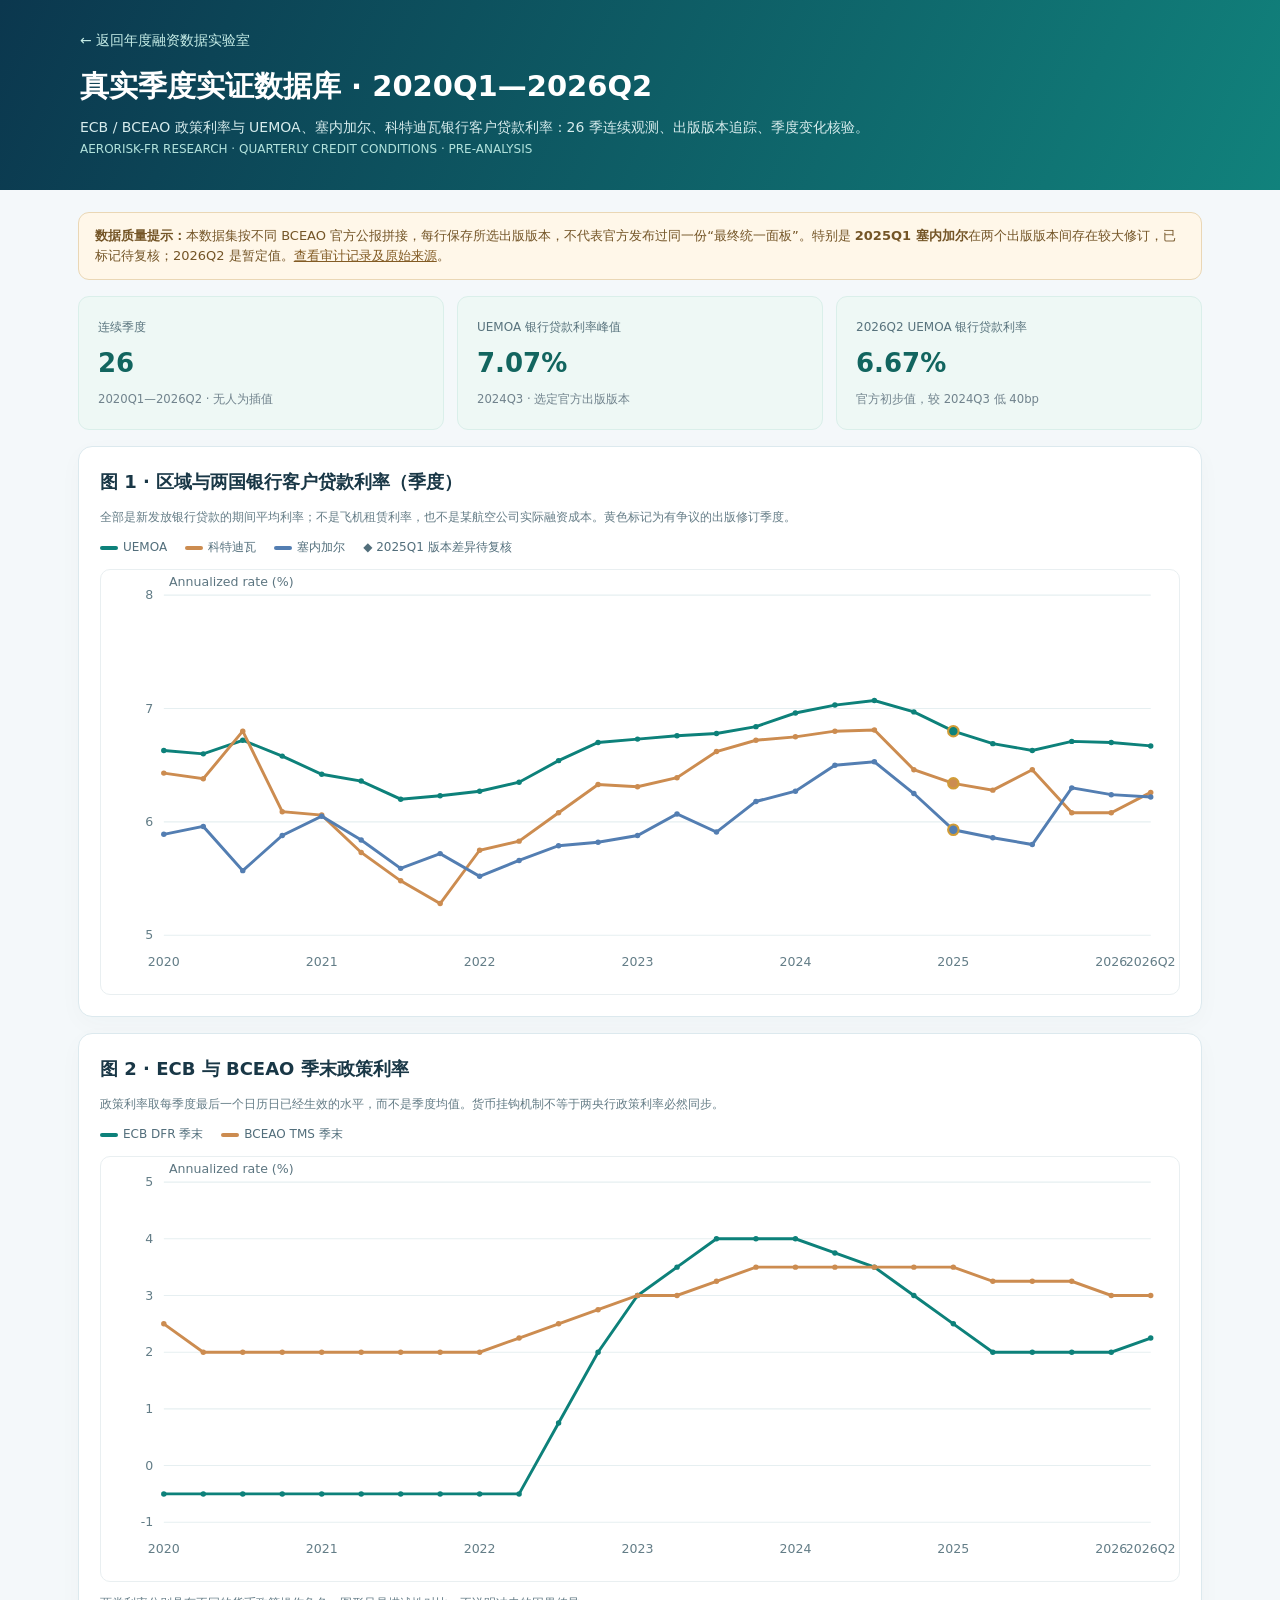
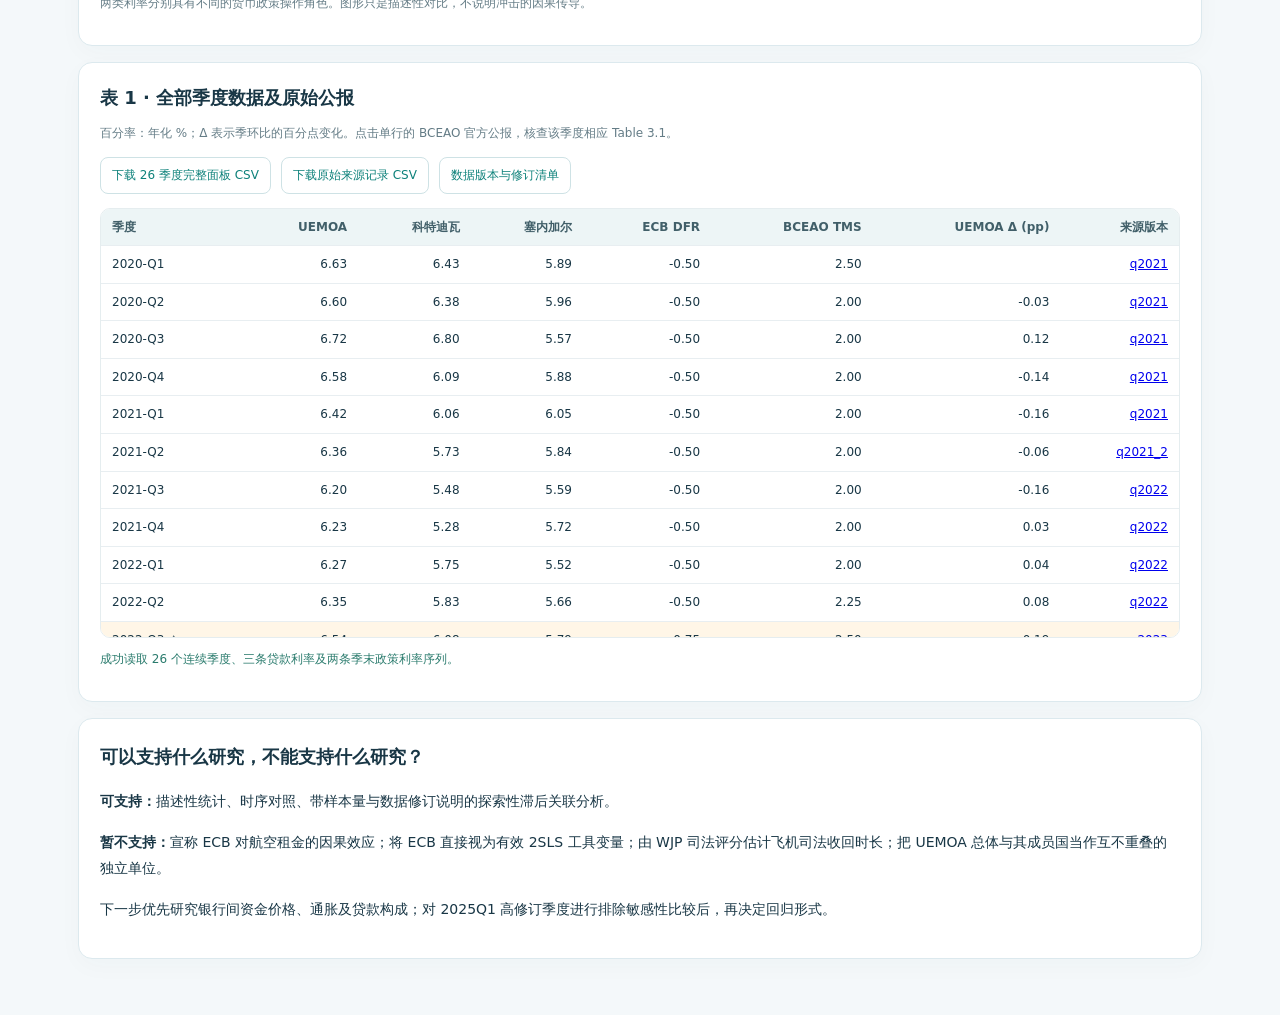
<file: quarterly/index.html>
<!doctype html>
<html lang="zh-CN"><head><meta charset="UTF-8"><meta name="viewport" content="width=device-width,initial-scale=1">
<title>AeroRisk-FR · BCEAO 26季度实证数据库</title>
<style>
:root{--ink:#193746;--muted:#647c86;--border:#dce9ee;--teal:#0d817a;--orange:#cc8c50;--blue:#537eb2;--bg:#f4f8fa}
*{box-sizing:border-box}body{margin:0;font:14px/1.55 system-ui,-apple-system,'Microsoft YaHei',sans-serif;background:var(--bg);color:var(--ink)}
header{padding:30px max(20px,calc((100% - 1120px)/2));background:linear-gradient(115deg,#0b374e,#11827c);color:white}
header a{color:#c7eee8;text-decoration:none}header small{font-size:12px;color:#b2e2dc}h1{font-size:29px;margin:12px 0 6px}header p{max-width:930px;color:#d7eced;margin:8px 0 0}
main{max-width:1160px;margin:auto;padding:22px 18px 40px}
.card{background:white;border:1px solid var(--border);border-radius:14px;padding:21px;margin:16px 0;box-shadow:0 7px 24px #193c4a07}
.note{font-size:12px;color:var(--muted)}h2{font-size:18px;margin:0 0 6px}.kpis{display:grid;grid-template-columns:repeat(3,1fr);gap:13px}
.kpi{background:#eef8f5;padding:19px;border-radius:11px;border:1px solid #daefea}.kpi span{font-size:12px;color:#58737d}.kpi strong{display:block;font-size:26px;color:#12655f;margin:5px 0}.kpi small{color:#71838d}
.warning{background:#fff7e9;border:1px solid #ead7b5;color:#745527;padding:13px 16px;border-radius:11px;margin-bottom:16px;font-size:13px}
.warning a{color:#835c25}.actions{display:flex;gap:10px;flex-wrap:wrap;margin:14px 0}
.actions a{border:1px solid #cee2e5;border-radius:8px;padding:8px 11px;color:var(--teal);text-decoration:none;font-size:12px}
.legend{display:flex;gap:18px;flex-wrap:wrap;margin:12px 0;color:#526e7b;font-size:12px}
.legend i{display:inline-block;width:18px;height:4px;border-radius:4px;margin-right:5px;vertical-align:middle}
.chart{display:block;width:100%;height:auto;background:white;border:1px solid #e9eff1;border-radius:10px}
.smalltable{overflow:auto;max-height:430px;border:1px solid #e5edef;border-radius:10px}
table{border-collapse:collapse;width:100%;min-width:750px;font-variant-numeric:tabular-nums;font-size:12px}
th,td{padding:9px 11px;text-align:right;border-bottom:1px solid #e8eef1;white-space:nowrap}
td:first-child,th:first-child{text-align:left}th{position:sticky;top:0;background:#edf5f6;color:#415f69}
tr.flag{background:#fff6e7}.status{font-size:12px;color:#2a7b6d;min-height:15px}
.links{line-height:1.9}.links a{color:#0c7771}
@media(max-width:740px){h1{font-size:22px}.kpis{grid-template-columns:1fr}.card{padding:16px}}
</style></head><body>
<header><a href="../annual/">← 返回年度融资数据实验室</a><h1>真实季度实证数据库 · 2020Q1—2026Q2</h1><p>ECB / BCEAO 政策利率与 UEMOA、塞内加尔、科特迪瓦银行客户贷款利率：26 季连续观测、出版版本追踪、季度变化核验。</p><small>AERORISK-FR RESEARCH · QUARTERLY CREDIT CONDITIONS · PRE-ANALYSIS</small></header>
<main>
<div class="warning"><b>数据质量提示：</b>本数据集按不同 BCEAO 官方公报拼接，每行保存所选出版版本，不代表官方发布过同一份“最终统一面板”。特别是 <b>2025Q1 塞内加尔</b>在两个出版版本间存在较大修订，已标记待复核；2026Q2 是暂定值。<a href="../docs/quarterly_lending_panel_audit_v1.md">查看审计记录及原始来源</a>。</div>
<div class="kpis"><section class="kpi"><span>连续季度</span><strong>26</strong><small>2020Q1—2026Q2 · 无人为插值</small></section><section class="kpi"><span>UEMOA 银行贷款利率峰值</span><strong>7.07%</strong><small>2024Q3 · 选定官方出版版本</small></section><section class="kpi"><span>2026Q2 UEMOA 银行贷款利率</span><strong>6.67%</strong><small>官方初步值，较 2024Q3 低 40bp</small></section></div>
<section class="card"><h2>图 1 · 区域与两国银行客户贷款利率（季度）</h2><p class="note">全部是新发放银行贷款的期间平均利率；不是飞机租赁利率，也不是某航空公司实际融资成本。黄色标记为有争议的出版修订季度。</p>
<div class="legend"><span><i style="background:#0d817a"></i>UEMOA</span><span><i style="background:#cc8c50"></i>科特迪瓦</span><span><i style="background:#537eb2"></i>塞内加尔</span><span>◆ 2025Q1 版本差异待复核</span></div>
<svg id="loanChart" class="chart" viewBox="0 0 1030 405" role="img" aria-label="2020到2026年三个区域季度银行贷款利率趋势"><text x="515" y="202" text-anchor="middle" fill="#748c94">数据载入中…</text></svg></section>
<section class="card"><h2>图 2 · ECB 与 BCEAO 季末政策利率</h2><p class="note">政策利率取每季度最后一个日历日已经生效的水平，而不是季度均值。货币挂钩机制不等于两央行政策利率必然同步。</p>
<div class="legend"><span><i style="background:#0d817a"></i>ECB DFR 季末</span><span><i style="background:#cc8c50"></i>BCEAO TMS 季末</span></div>
<svg id="policyChart" class="chart" viewBox="0 0 1030 405" role="img" aria-label="ECB和BCEAO季度末政策利率对比"><text x="515" y="202" text-anchor="middle" fill="#748c94">数据载入中…</text></svg>
<p class="note">两类利率分别具有不同的货币政策操作角色。图形只是描述性对比，不说明冲击的因果传导。</p></section>
<section class="card"><h2>表 1 · 全部季度数据及原始公报</h2><p class="note">百分率：年化 %；Δ 表示季环比的百分点变化。点击单行的 BCEAO 官方公报，核查该季度相应 Table 3.1。</p>
<div class="actions"><a href="../data/processed/quarterly_policy_lending_panel_v1.csv" download>下载 26 季度完整面板 CSV</a><a href="../data/official/bceao_lending_quarterly_2020q1_2026q2_selected_vintages.csv" download>下载原始来源记录 CSV</a><a href="../docs/quarterly_lending_panel_audit_v1.md">数据版本与修订清单</a></div>
<div class="smalltable"><table><thead><tr><th>季度</th><th>UEMOA</th><th>科特迪瓦</th><th>塞内加尔</th><th>ECB DFR</th><th>BCEAO TMS</th><th>UEMOA Δ (pp)</th><th>来源版本</th></tr></thead><tbody id="rows"><tr><td colspan="8">读取中…</td></tr></tbody></table></div>
<p class="status" id="status" role="status"></p></section>
<section class="card links"><h2>可以支持什么研究，不能支持什么研究？</h2>
<p><b>可支持：</b>描述性统计、时序对照、带样本量与数据修订说明的探索性滞后关联分析。</p>
<p><b>暂不支持：</b>宣称 ECB 对航空租金的因果效应；将 ECB 直接视为有效 2SLS 工具变量；由 WJP 司法评分估计飞机司法收回时长；把 UEMOA 总体与其成员国当作互不重叠的独立单位。</p>
<p>下一步优先研究银行间资金价格、通胀及贷款构成；对 2025Q1 高修订季度进行排除敏感性比较后，再决定回归形式。</p>
</section>
</main>
<script>
'use strict';
function parse(text){const [h,...lines]=text.trim().split(/\r?\n/),fields=h.split(',');return lines.map(line=>Object.fromEntries(line.split(',').map((x,i)=>[fields[i],x])))}
function draw(id,rows,series,colors,options={}){
 const svg=document.getElementById(id),W=1030,H=405,L=60,R=27,T=24,B=56,w=W-L-R,h=H-T-B;
 const nums=rows.flatMap(r=>series.map(k=>Number(r[k])));
 const lo=options.min??Math.floor(Math.min(...nums)-.4),hi=options.max??Math.ceil(Math.max(...nums)+.4);
 const x=i=>L+(w*i/(rows.length-1)),y=n=>T+(hi-n)*h/(hi-lo);
 let shapes='';
 for(let tick=lo;tick<=hi;tick++){shapes+='<line x1="'+L+'" x2="'+(W-R)+'" y1="'+y(tick)+'" y2="'+y(tick)+'" stroke="#e6eff1"/><text x="'+(L-10)+'" y="'+(y(tick)+4)+'" text-anchor="end" font-size="12" fill="#637d87">'+tick+'</text>'}
 rows.forEach((r,i)=>{if(i%4===0||i===rows.length-1)shapes+='<text x="'+x(i)+'" y="'+(H-27)+'" text-anchor="middle" font-size="12" fill="#637d87">'+r.quarter.slice(0,4)+(i===rows.length-1?'Q2':'')+'</text>'});
 series.forEach((key,z)=>{
   shapes+='<polyline fill="none" stroke="'+colors[z]+'" stroke-width="2.8" points="'+rows.map((r,i)=>x(i)+','+y(Number(r[key]))).join(' ')+'"/>';
   rows.forEach((r,i)=>{const flagged=id==='loanChart'&&r.quarter==='2025-Q1';shapes+='<circle cx="'+x(i)+'" cy="'+y(Number(r[key]))+'" r="'+(flagged?5:2.6)+'" stroke="'+(flagged?'#d19c37':'none')+'" stroke-width="2" fill="'+colors[z]+'"><title>'+r.quarter+' · '+key+' · '+r[key]+'%'+(flagged?' · cross-vintage discrepancy':'')+'</title></circle>'});
 });
 svg.innerHTML=shapes+'<text x="'+(L+5)+'" y="15" fill="#5c7580" font-size="12">Annualized rate (%)</text>';
}
(async()=>{try{
 const res=await fetch('../data/processed/quarterly_policy_lending_panel_v1.csv');
 if(!res.ok)throw Error('CSV HTTP '+res.status);
 const rows=parse(await res.text());
 if(rows.length!==26||rows[0].quarter!=='2020-Q1'||rows.at(-1).quarter!=='2026-Q2')throw Error('季度数据完整性错误');
 draw('loanChart',rows,['uemoa_lending_pct','cote_divoire_lending_pct','senegal_lending_pct'],['#0d817a','#cc8c50','#537eb2'],{min:5,max:8});
 draw('policyChart',rows,['ecb_dfr_quarter_end_pct','bceao_tms_quarter_end_pct'],['#0d817a','#cc8c50']);
 document.getElementById('rows').innerHTML=rows.map(r=>{
 const f=r.quality_flag!=='';const tag=f?' title="'+r.quality_flag.replace(/[^a-z0-9_]/gi,'')+'"':'';
 return '<tr class="'+(f?'flag':'')+'"'+tag+'><td>'+r.quarter+(f?' ⚠':'')+'</td><td>'+r.uemoa_lending_pct+'</td><td>'+r.cote_divoire_lending_pct+'</td><td>'+r.senegal_lending_pct+'</td><td>'+r.ecb_dfr_quarter_end_pct+'</td><td>'+r.bceao_tms_quarter_end_pct+'</td><td>'+r.delta_uemoa_lending_pp+'</td><td><a href="'+r.source_url+'" target="_blank" rel="noopener noreferrer">'+r.source_vintage+'</a></td></tr>';
 }).join('');
 document.getElementById('status').textContent='成功读取 26 个连续季度、三条贷款利率及两条季末政策利率序列。';
}catch(error){document.getElementById('status').textContent='加载失败：'+error.message;document.getElementById('rows').innerHTML='<tr><td colspan="8">数据暂不可用，请稍后重试</td></tr>';}}
)();
</script></body></html>
</file>
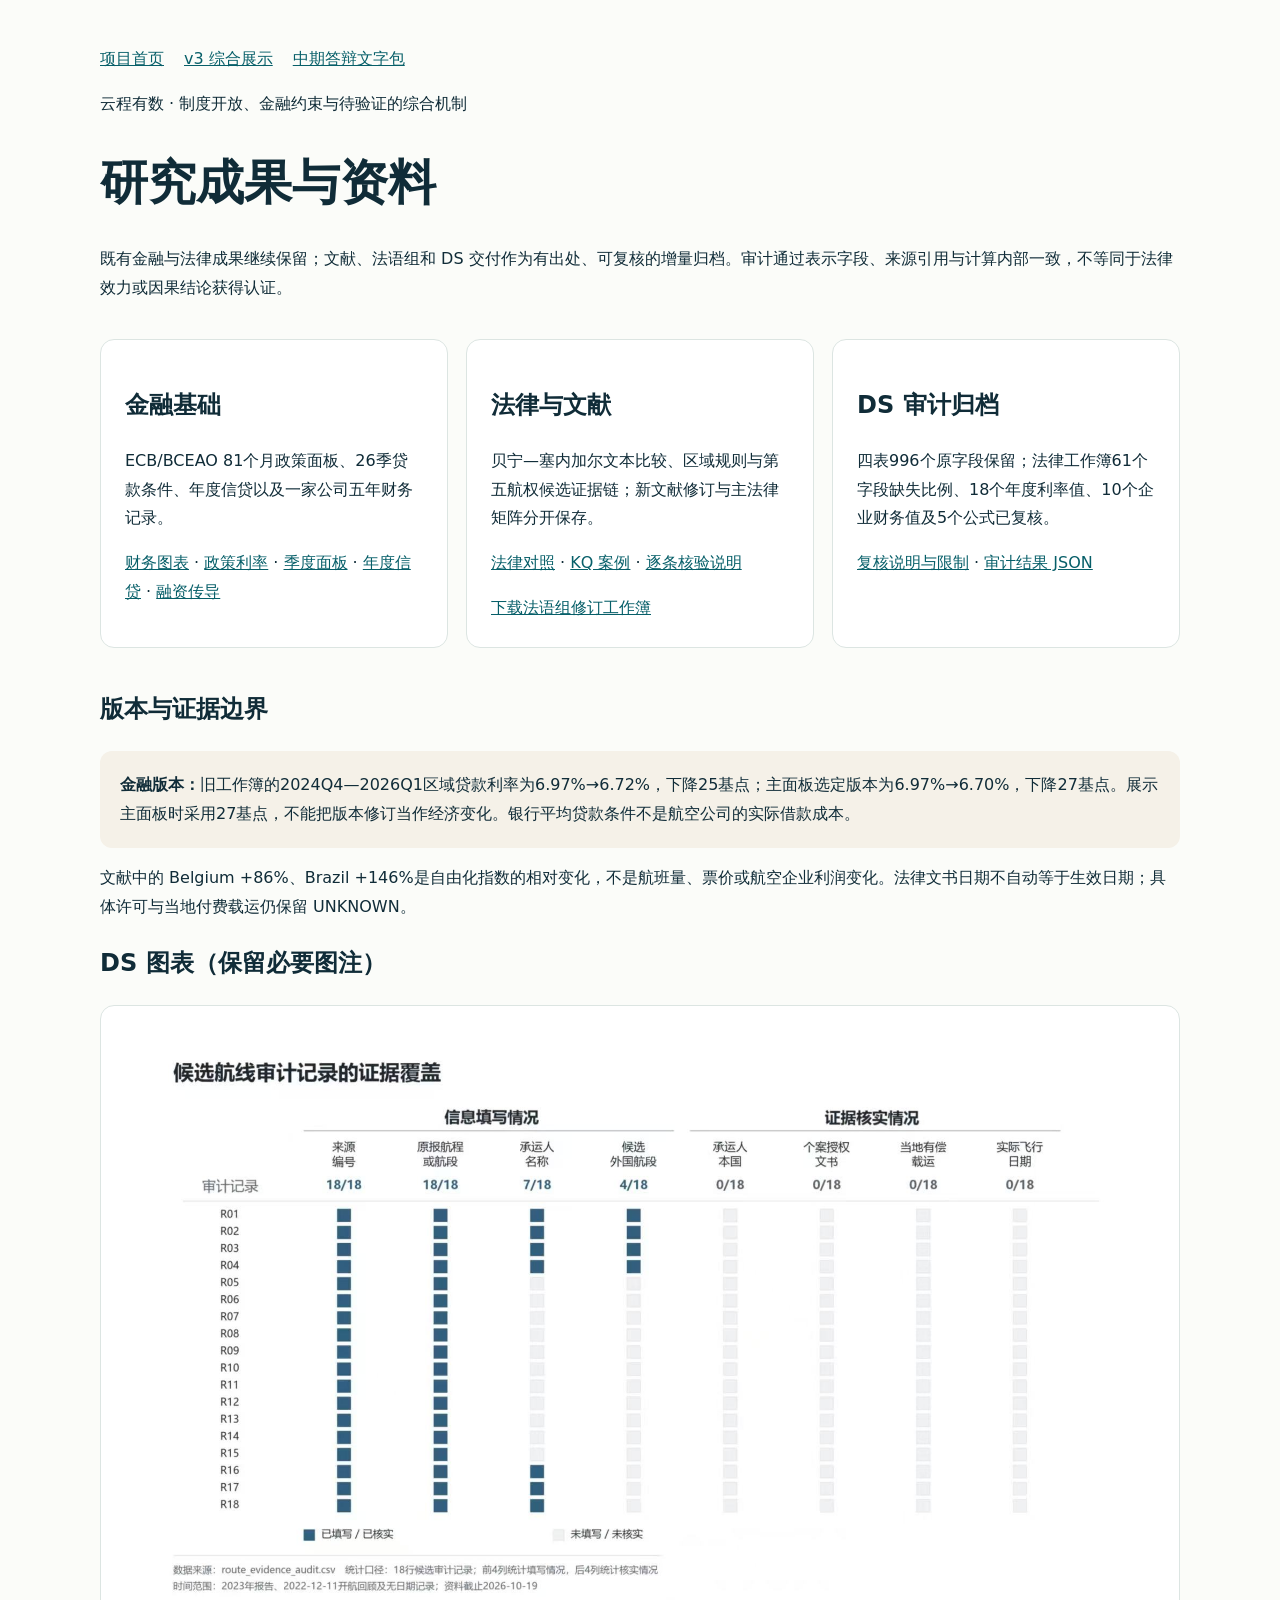
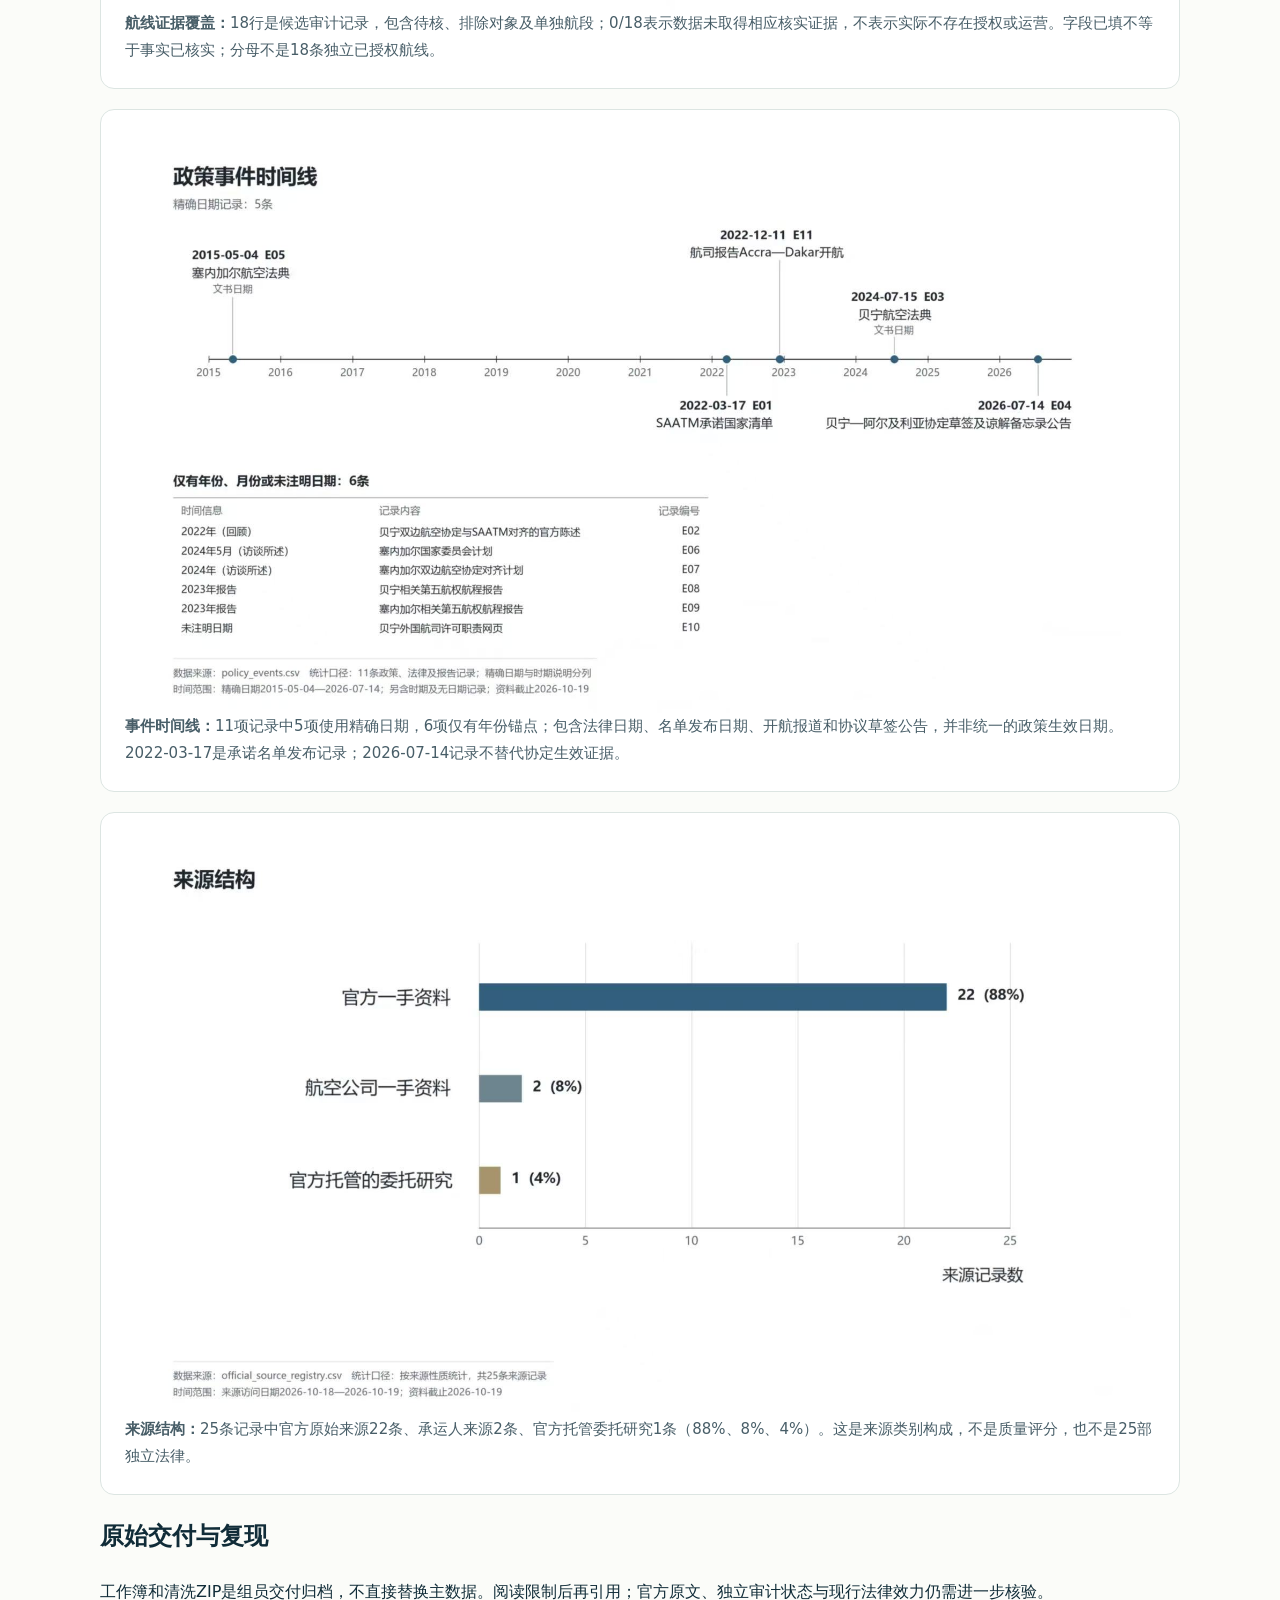
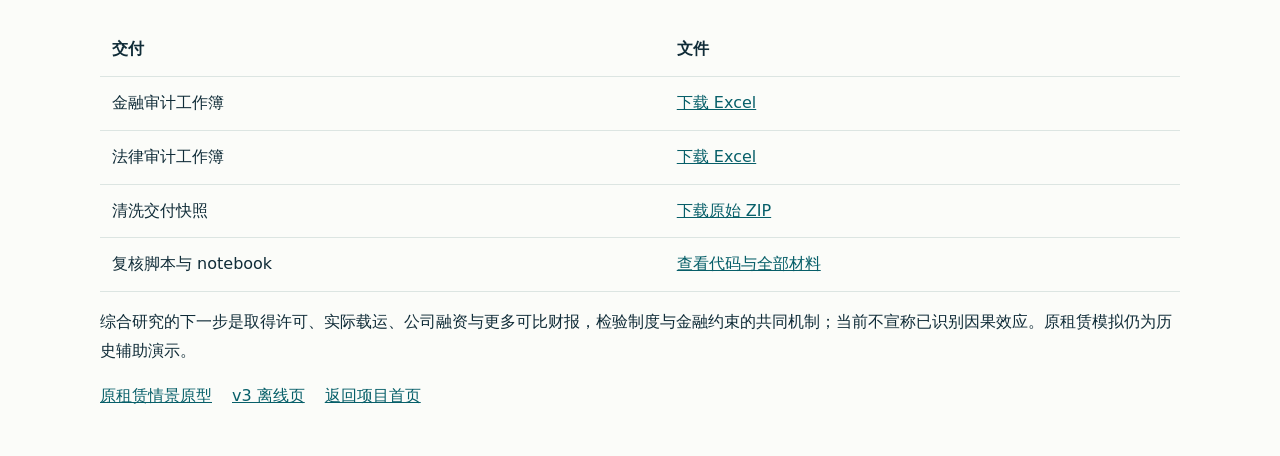
<file: research/index.html>
<!doctype html><html lang="zh-CN"><head><meta charset="utf-8"><meta name="viewport" content="width=device-width,initial-scale=1"><title>研究成果与资料｜云程有数</title>
<style>body{margin:0;background:#fbfcf9;color:#102c38;font:16px/1.8 system-ui,"Microsoft YaHei",sans-serif}main{max-width:1080px;margin:auto;padding:45px 24px}h1{font-size:clamp(30px,5vw,48px);line-height:1.3}a{color:#075f69;overflow-wrap:anywhere}.cards{display:grid;grid-template-columns:repeat(auto-fit,minmax(260px,1fr));gap:18px}article,figure{background:white;border:1px solid #dce5e2;border-radius:14px;padding:24px;margin:20px 0}.note{background:#f5f1e8;padding:20px;border-radius:12px}img{max-width:100%;height:auto;display:block;margin:auto}figcaption{color:#485e68;font-size:15px}table{border-collapse:collapse;width:100%}th,td{text-align:left;border-bottom:1px solid #dce5e2;padding:12px}.table-wrap{overflow-x:auto}nav{display:flex;flex-wrap:wrap;gap:20px}small{color:#60747b}</style></head>
<body><main><nav><a href="../">项目首页</a><a href="../v3/">v3 综合展示</a><a href="../docs/midterm_20261028/">中期答辩文字包</a></nav>
<p>云程有数 · 制度开放、金融约束与待验证的综合机制</p><h1>研究成果与资料</h1><p>既有金融与法律成果继续保留；文献、法语组和 DS 交付作为有出处、可复核的增量归档。审计通过表示字段、来源引用与计算内部一致，不等同于法律效力或因果结论获得认证。</p>
<div class="cards"><article><h2>金融基础</h2><p>ECB/BCEAO 81个月政策面板、26季贷款条件、年度信贷以及一家公司五年财务记录。</p><p><a href="../v3/#finance">财务图表</a> · <a href="../macro/">政策利率</a> · <a href="../quarterly/">季度面板</a> · <a href="../annual/">年度信贷</a> · <a href="../transmission/">融资传导</a></p></article>
<article><h2>法律与文献</h2><p>贝宁—塞内加尔文本比较、区域规则与第五航权候选证据链；新文献修订与主法律矩阵分开保存。</p><p><a href="../v3/#legal">法律对照</a> · <a href="../v3/#case">KQ 案例</a> · <a href="https://github.com/leamya123/aerorisk-fr-research/blob/main/studies/fifth_freedom_bj_sn/contributions/literature/verification_20261024.md">逐条核验说明</a></p><a href="../studies/fifth_freedom_bj_sn/contributions/literature/saatm_literature_legal_comparison_revised_20261024.xlsx" download>下载法语组修订工作簿</a></article>
<article><h2>DS 审计归档</h2><p>四表996个原字段保留；法律工作簿61个字段缺失比例、18个年度利率值、10个企业财务值及5个公式已复核。</p><p><a href="https://github.com/leamya123/aerorisk-fr-research/blob/main/studies/fifth_freedom_bj_sn/contributions/data_audit/20261024/README.md">复核说明与限制</a> · <a href="../studies/fifth_freedom_bj_sn/contributions/data_audit/20261024/review_results.json">审计结果 JSON</a></p></article></div>
<h2>版本与证据边界</h2><div class="note"><b>金融版本：</b>旧工作簿的2024Q4—2026Q1区域贷款利率为6.97%→6.72%，下降25基点；主面板选定版本为6.97%→6.70%，下降27基点。展示主面板时采用27基点，不能把版本修订当作经济变化。银行平均贷款条件不是航空公司的实际借款成本。</div>
<p>文献中的 Belgium +86%、Brazil +146%是自由化指数的相对变化，不是航班量、票价或航空企业利润变化。法律文书日期不自动等于生效日期；具体许可与当地付费载运仍保留 UNKNOWN。</p>
<h2>DS 图表（保留必要图注）</h2>
<figure><img src="../studies/fifth_freedom_bj_sn/contributions/data_audit/20261024/figures/route_evidence_coverage.jpg" alt="候选航线审计字段覆盖图"><figcaption><b>航线证据覆盖：</b>18行是候选审计记录，包含待核、排除对象及单独航段；0/18表示数据未取得相应核实证据，不表示实际不存在授权或运营。字段已填不等于事实已核实；分母不是18条独立已授权航线。</figcaption></figure>
<figure><img loading="lazy" src="../studies/fifth_freedom_bj_sn/contributions/data_audit/20261024/figures/source_structure.jpg" alt="11项事件与不同日期精度的时间线"><figcaption><b>事件时间线：</b>11项记录中5项使用精确日期，6项仅有年份锚点；包含法律日期、名单发布日期、开航报道和协议草签公告，并非统一的政策生效日期。2022-03-17是承诺名单发布记录；2026-07-14记录不替代协定生效证据。</figcaption></figure>
<figure><img loading="lazy" src="../studies/fifth_freedom_bj_sn/contributions/data_audit/20261024/figures/policy_event_timeline.jpg" alt="25条来源记录的类别构成"><figcaption><b>来源结构：</b>25条记录中官方原始来源22条、承运人来源2条、官方托管委托研究1条（88%、8%、4%）。这是来源类别构成，不是质量评分，也不是25部独立法律。</figcaption></figure>
<h2>原始交付与复现</h2><p>工作簿和清洗ZIP是组员交付归档，不直接替换主数据。阅读限制后再引用；官方原文、独立审计状态与现行法律效力仍需进一步核验。</p>
<div class="table-wrap"><table><thead><tr><th>交付</th><th>文件</th></tr></thead><tbody>
<tr><td>金融审计工作簿</td><td><a href="../studies/fifth_freedom_bj_sn/contributions/data_audit/20261024/originals/financial_data_audit_20261024.xlsx" download>下载 Excel</a></td></tr>
<tr><td>法律审计工作簿</td><td><a href="../studies/fifth_freedom_bj_sn/contributions/data_audit/20261024/originals/legal_data_audit_20261024.xlsx" download>下载 Excel</a></td></tr>
<tr><td>清洗交付快照</td><td><a href="../studies/fifth_freedom_bj_sn/contributions/data_audit/20261024/originals/cleaned_data_20261024.zip" download>下载原始 ZIP</a></td></tr>
<tr><td>复核脚本与 notebook</td><td><a href="https://github.com/leamya123/aerorisk-fr-research/tree/main/studies/fifth_freedom_bj_sn/contributions/data_audit/20261024">查看代码与全部材料</a></td></tr></tbody></table></div>
<p>综合研究的下一步是取得许可、实际载运、公司融资与更多可比财报，检验制度与金融约束的共同机制；当前不宣称已识别因果效应。原租赁模拟仍为历史辅助演示。</p><nav><a href="../prototype/">原租赁情景原型</a><a href="../v3/offline.html" download>v3 离线页</a><a href="../">返回项目首页</a></nav></main></body></html>
</file>
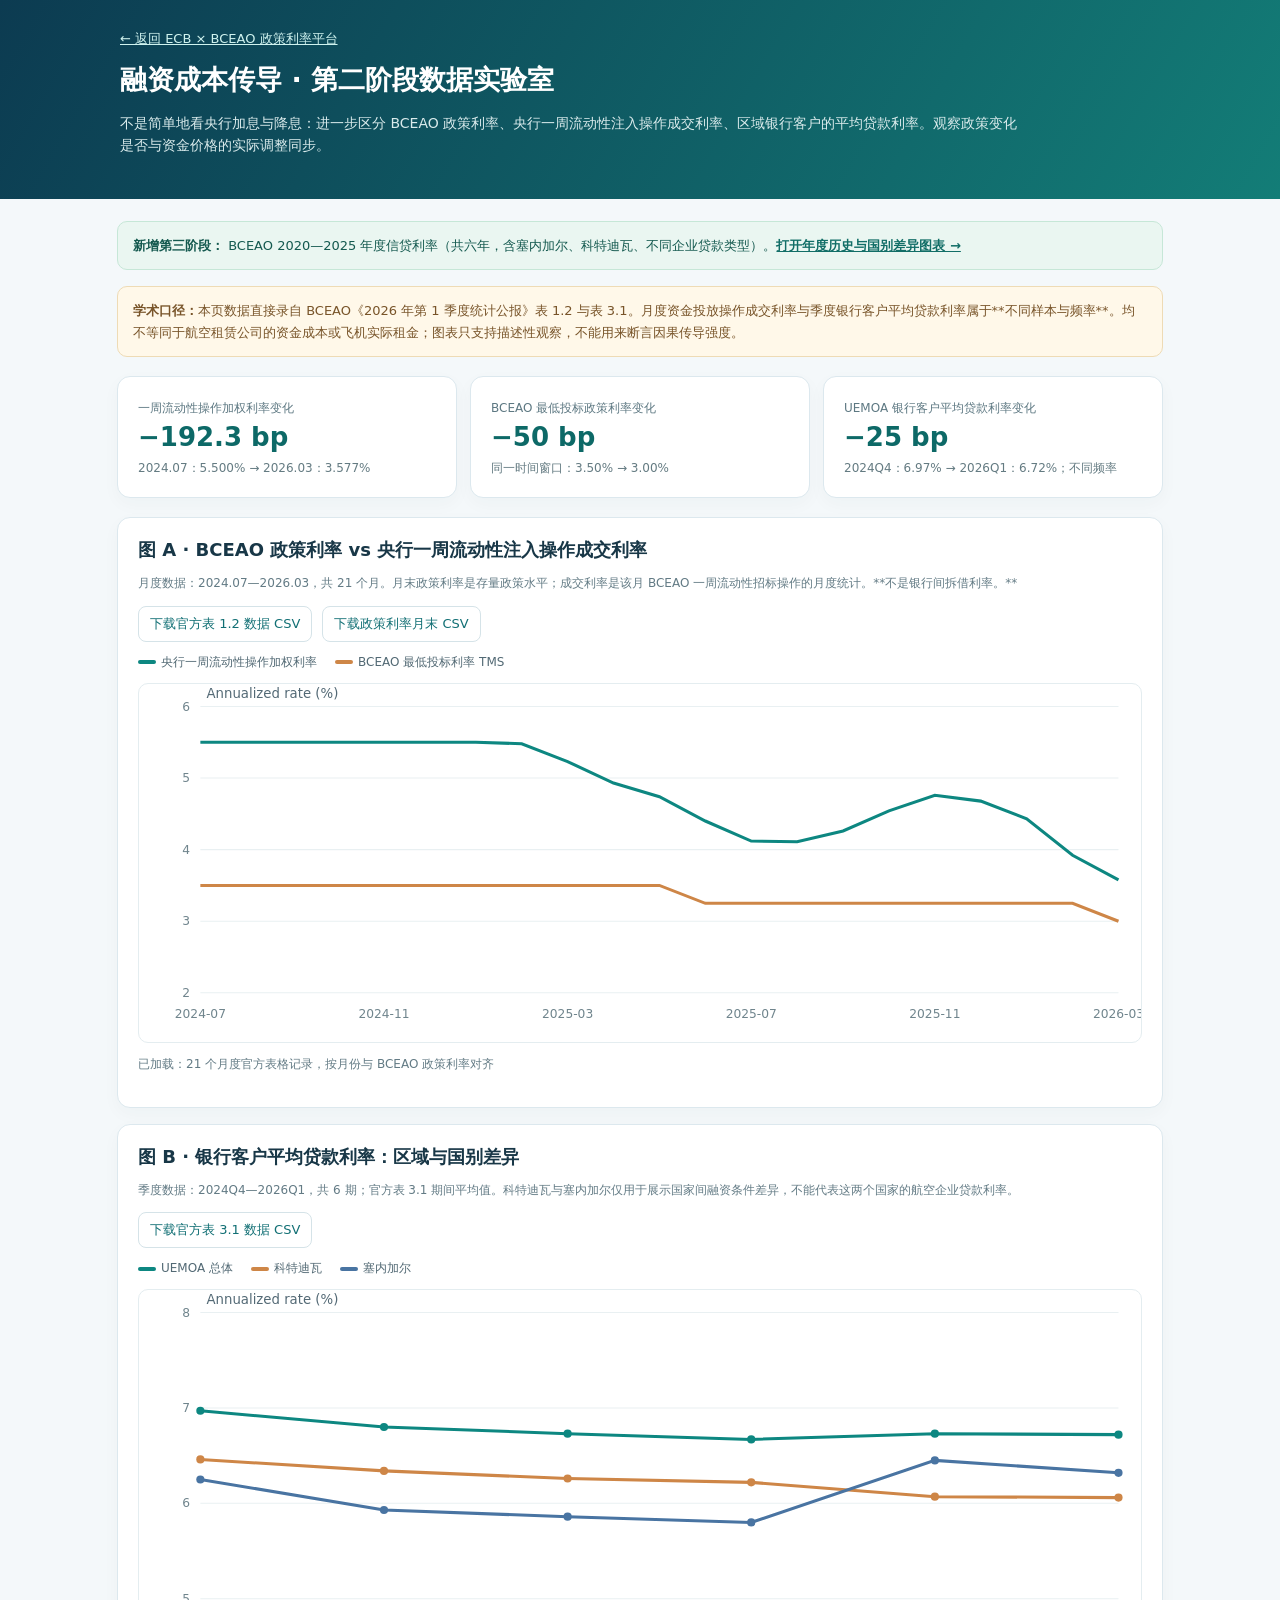
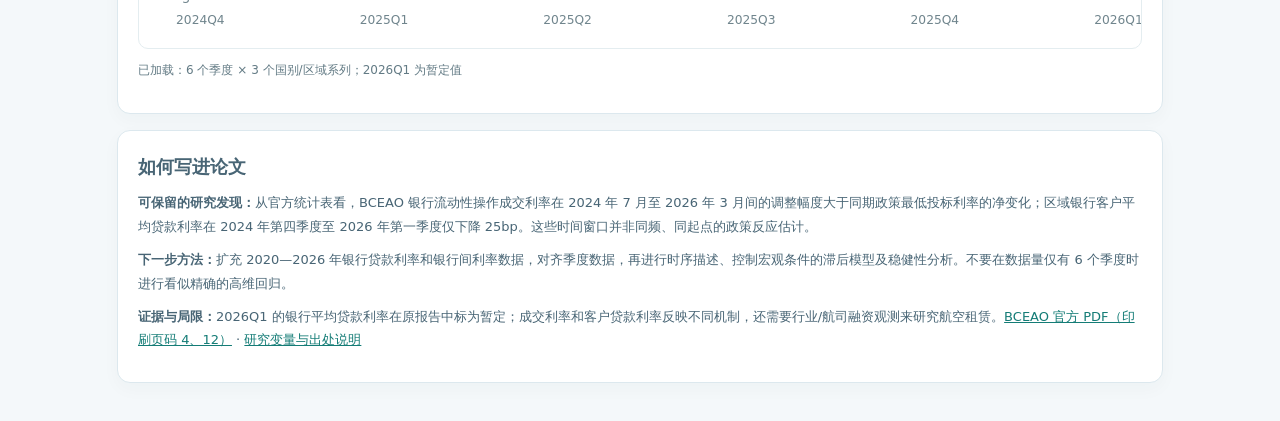
<file: transmission/index.html>
<!doctype html><html lang="zh-CN"><head><meta charset="UTF-8"><meta name="viewport" content="width=device-width,initial-scale=1">
<title>AeroRisk-FR · 融资成本传导观察</title><style>
:root{--bg:#f4f8fa;--teal:#0b7e79;--orange:#ce8647;--ink:#183747;--blue:#4974a2;--border:#dce8ee;--sub:#637b85}*{box-sizing:border-box}
body{margin:0;font-family:system-ui,-apple-system,'Microsoft YaHei',sans-serif;color:var(--ink);background:var(--bg)}
header{background:linear-gradient(120deg,#0c3b51,#137d77);color:white;padding:28px max(18px,calc((100% - 1040px)/2))}
header a{color:#d0f3ef;text-decoration:underline;font-size:13px}h1{font-size:27px;margin:14px 0 7px}header p{color:#daebec;max-width:900px;line-height:1.6;font-size:14px}
main{max-width:1090px;padding:22px;margin:auto}.info{padding:13px 15px;border:1px solid #eedbb5;background:#fff8e9;color:#785429;border-radius:10px;line-height:1.65;font-size:13px}
.metrics{display:grid;grid-template-columns:repeat(3,minmax(0,1fr));gap:13px;margin:19px 0}.metric,.card{background:#fff;border:1px solid var(--border);border-radius:13px;padding:20px;box-shadow:0 6px 18px #17344908}.metric small{color:#5d7882;font-size:12px}.metric strong{display:block;font-size:26px;color:#0d6967;margin:5px 0}.metric span{font-size:12px;color:#647b82}.card{margin:16px 0}h2{font-size:18px;margin:0 0 8px}.caption{color:var(--sub);line-height:1.65;font-size:12px}.controls{display:flex;gap:10px;flex-wrap:wrap;margin:11px 0}a.download{padding:8px 11px;border:1px solid #d5e3e8;border-radius:8px;background:white;color:#116f74;font-size:13px;text-decoration:none}
.legend{display:flex;gap:18px;flex-wrap:wrap;color:#526974;font-size:12px;margin:12px 0}.legend i{display:inline-block;width:18px;height:4px;border-radius:3px;vertical-align:middle;margin-right:5px}
svg{display:block;width:100%;height:auto;border:1px solid #e4edf0;border-radius:10px;background:#fff}.foot{font-size:13px;line-height:1.8;color:#486575}.foot p{margin:0 0 10px}.foot a{color:#147c76}.error{color:#a03c22}
@media(max-width:650px){.metrics{grid-template-columns:1fr}.card{padding:16px}h1{font-size:22px}}
</style></head><body>
<header><a href="../macro/">← 返回 ECB × BCEAO 政策利率平台</a><h1>融资成本传导 · 第二阶段数据实验室</h1><p>不是简单地看央行加息与降息：进一步区分 BCEAO 政策利率、央行一周流动性注入操作成交利率、区域银行客户的平均贷款利率。观察政策变化是否与资金价格的实际调整同步。</p></header>
<main><div class="info" style="background:#eaf6f1;border-color:#c6e7d7;color:#14594f;margin-bottom:16px"><b>新增第三阶段：</b> BCEAO 2020—2025 年度信贷利率（共六年，含塞内加尔、科特迪瓦、不同企业贷款类型）。<a href="../annual/" style="color:#126e67;font-weight:700">打开年度历史与国别差异图表 →</a></div><div class="info"><b>学术口径：</b>本页数据直接录自 BCEAO《2026 年第 1 季度统计公报》表 1.2 与表 3.1。月度资金投放操作成交利率与季度银行客户平均贷款利率属于**不同样本与频率**。均不等同于航空租赁公司的资金成本或飞机实际租金；图表只支持描述性观察，不能用来断言因果传导强度。</div>
<div class="metrics"><section class="metric"><small>一周流动性操作加权利率变化</small><strong>−192.3 bp</strong><span>2024.07：5.500% → 2026.03：3.577%</span></section>
<section class="metric"><small>BCEAO 最低投标政策利率变化</small><strong>−50 bp</strong><span>同一时间窗口：3.50% → 3.00%</span></section>
<section class="metric"><small>UEMOA 银行客户平均贷款利率变化</small><strong>−25 bp</strong><span>2024Q4：6.97% → 2026Q1：6.72%；不同频率</span></section></div>
<section class="card"><h2>图 A · BCEAO 政策利率 vs 央行一周流动性注入操作成交利率</h2>
<p class="caption">月度数据：2024.07—2026.03，共 21 个月。月末政策利率是存量政策水平；成交利率是该月 BCEAO 一周流动性招标操作的月度统计。**不是银行间拆借利率。**</p>
<div class="controls"><a class="download" href="../data/official/bceao_weekly_auction_monthly.csv" download>下载官方表 1.2 数据 CSV</a><a class="download" href="../data/processed/central_bank_policy_monthly_v1.csv" download>下载政策利率月末 CSV</a></div>
<div class="legend"><span><i style="background:#0d8781"></i>央行一周流动性操作加权利率</span><span><i style="background:#ce8647"></i>BCEAO 最低投标利率 TMS</span></div>
<svg id="monthChart" viewBox="0 0 980 350" role="img" aria-label="月度成交加权利率和BCEAO政策利率对比图"><text x="490" y="170" text-anchor="middle" fill="#8aa0a9">正在读取 CSV…</text></svg><p class="caption" id="monthStatus"></p>
</section>
<section class="card"><h2>图 B · 银行客户平均贷款利率：区域与国别差异</h2>
<p class="caption">季度数据：2024Q4—2026Q1，共 6 期；官方表 3.1 期间平均值。科特迪瓦与塞内加尔仅用于展示国家间融资条件差异，不能代表这两个国家的航空企业贷款利率。</p>
<div class="controls"><a class="download" href="../data/official/bceao_bank_lending_quarterly.csv" download>下载官方表 3.1 数据 CSV</a></div>
<div class="legend"><span><i style="background:#0d8781"></i>UEMOA 总体</span><span><i style="background:#ce8647"></i>科特迪瓦</span><span><i style="background:#4974a2"></i>塞内加尔</span></div>
<svg id="quarterChart" viewBox="0 0 980 350" role="img" aria-label="UEMOA 科特迪瓦和塞内加尔季度银行客户贷款利率对比"><text x="490" y="170" text-anchor="middle" fill="#8aa0a9">正在读取 CSV…</text></svg><p class="caption" id="quarterStatus"></p>
</section>
<section class="card foot"><h2>如何写进论文</h2><p><b>可保留的研究发现：</b>从官方统计表看，BCEAO 银行流动性操作成交利率在 2024 年 7 月至 2026 年 3 月间的调整幅度大于同期政策最低投标利率的净变化；区域银行客户平均贷款利率在 2024 年第四季度至 2026 年第一季度仅下降 25bp。这些时间窗口并非同频、同起点的政策反应估计。</p>
<p><b>下一步方法：</b>扩充 2020—2026 年银行贷款利率和银行间利率数据，对齐季度数据，再进行时序描述、控制宏观条件的滞后模型及稳健性分析。不要在数据量仅有 6 个季度时进行看似精确的高维回归。</p>
<p><b>证据与局限：</b>2026Q1 的银行平均贷款利率在原报告中标为暂定；成交利率和客户贷款利率反映不同机制，还需要行业/航司融资观测来研究航空租赁。<a href="https://www.bceao.int/sites/default/files/2026-06/Bulletin-Trimestriel-des-Statistiques-mars-2026.pdf" target="_blank" rel="noopener">BCEAO 官方 PDF（印刷页码 4、12）</a> · <a href="../docs/financing_data_sources_v1.md">研究变量与出处说明</a></p></section>
</main>
<script>
const c=(s)=>s.split(/\r?\n/).filter(Boolean),safe=t=>String(t).replaceAll('&','&amp;').replaceAll('<','&lt;');
const parse=text=>{const [head,...lines]=c(text.trim());const keys=head.split(',');return lines.map(x=>Object.fromEntries(x.split(',').map((v,i)=>[keys[i],v])))};
const get=async p=>{const r=await fetch(p);if(!r.ok)throw Error('数据请求 '+r.status);return parse(await r.text())};
function plot(id,rows,fields,colors,options={}){
  const svg=document.getElementById(id),L=60,R=22,T=22,B=48,W=980,H=350,ww=W-L-R,hh=H-T-B;
  const values=rows.flatMap(row=>fields.map(f=>Number(row[f]))),lower=options.min??Math.floor(Math.min(...values)-.5),upper=options.max??Math.ceil(Math.max(...values)+.5);
  const x=i=>L+(rows.length===1?0:i/(rows.length-1))*ww,y=v=>T+(upper-v)/(upper-lower)*hh;
  let shapes='';
  for(let tick=lower;tick<=upper;tick++){shapes+='<line x1="'+L+'" x2="'+(W-R)+'" y1="'+y(tick)+'" y2="'+y(tick)+'" stroke="#e9f0f2"/><text x="'+(L-10)+'" y="'+(y(tick)+4)+'" text-anchor="end" fill="#70858d" font-size="12">'+tick+'</text>'}
  for(let i=0;i<rows.length;i+=(rows.length>10?4:1)){shapes+='<text x="'+x(i)+'" y="'+(H-23)+'" text-anchor="middle" fill="#70858d" font-size="12">'+safe(options.label(rows[i]))+'</text>'}
  fields.forEach((f,ix)=>{
    const points=rows.map((r,i)=>x(i)+','+y(Number(r[f]))).join(' ');
    shapes+='<polyline fill="none" stroke="'+colors[ix]+'" stroke-width="3" points="'+points+'"/>';
    if(rows.length<=9)rows.forEach((r,i)=>shapes+='<circle cx="'+x(i)+'" cy="'+y(Number(r[f]))+'" r="4" fill="'+colors[ix]+'"/>');
  });
  shapes+='<text x="'+(L+6)+'" y="14" fill="#536975" font-size="13">Annualized rate (%)</text>';
  svg.innerHTML=shapes;
}
(async()=>{try{
 const [monthly,policy,bank]=await Promise.all([get('../data/official/bceao_weekly_auction_monthly.csv'),get('../data/processed/central_bank_policy_monthly_v1.csv'),get('../data/official/bceao_bank_lending_quarterly.csv')]);
 const pm=Object.fromEntries(policy.map(x=>[x.month_end.slice(0,7),x]));
 const joined=monthly.map(m=>({...m,bceao_minimum_bid_pct:pm[m.month]?.bceao_minimum_bid_pct}));
 if(joined.some(x=>!x.bceao_minimum_bid_pct))throw Error('政策月份对齐失败');
 plot('monthChart',joined,['one_week_auction_weighted_average_pct','bceao_minimum_bid_pct'],['#0d8781','#ce8647'],{label:r=>r.month});
 plot('quarterChart',bank,['uemoa_avg_bank_lending_pct','cote_divoire_avg_bank_lending_pct','senegal_avg_bank_lending_pct'],['#0d8781','#ce8647','#4974a2'],{min:5,max:8,label:r=>r.quarter.replace('-','')});
 document.getElementById('monthStatus').textContent='已加载：'+monthly.length+' 个月度官方表格记录，按月份与 BCEAO 政策利率对齐';
 document.getElementById('quarterStatus').textContent='已加载：'+bank.length+' 个季度 × 3 个国别/区域系列；2026Q1 为暂定值';
}catch(e){document.getElementById('monthStatus').className='error';document.getElementById('monthStatus').textContent='官方数据加载失败：'+e.message;document.getElementById('quarterStatus').textContent='请稍后刷新，或检查 GitHub Pages 部署状态'}})();
</script></body></html>
</file>
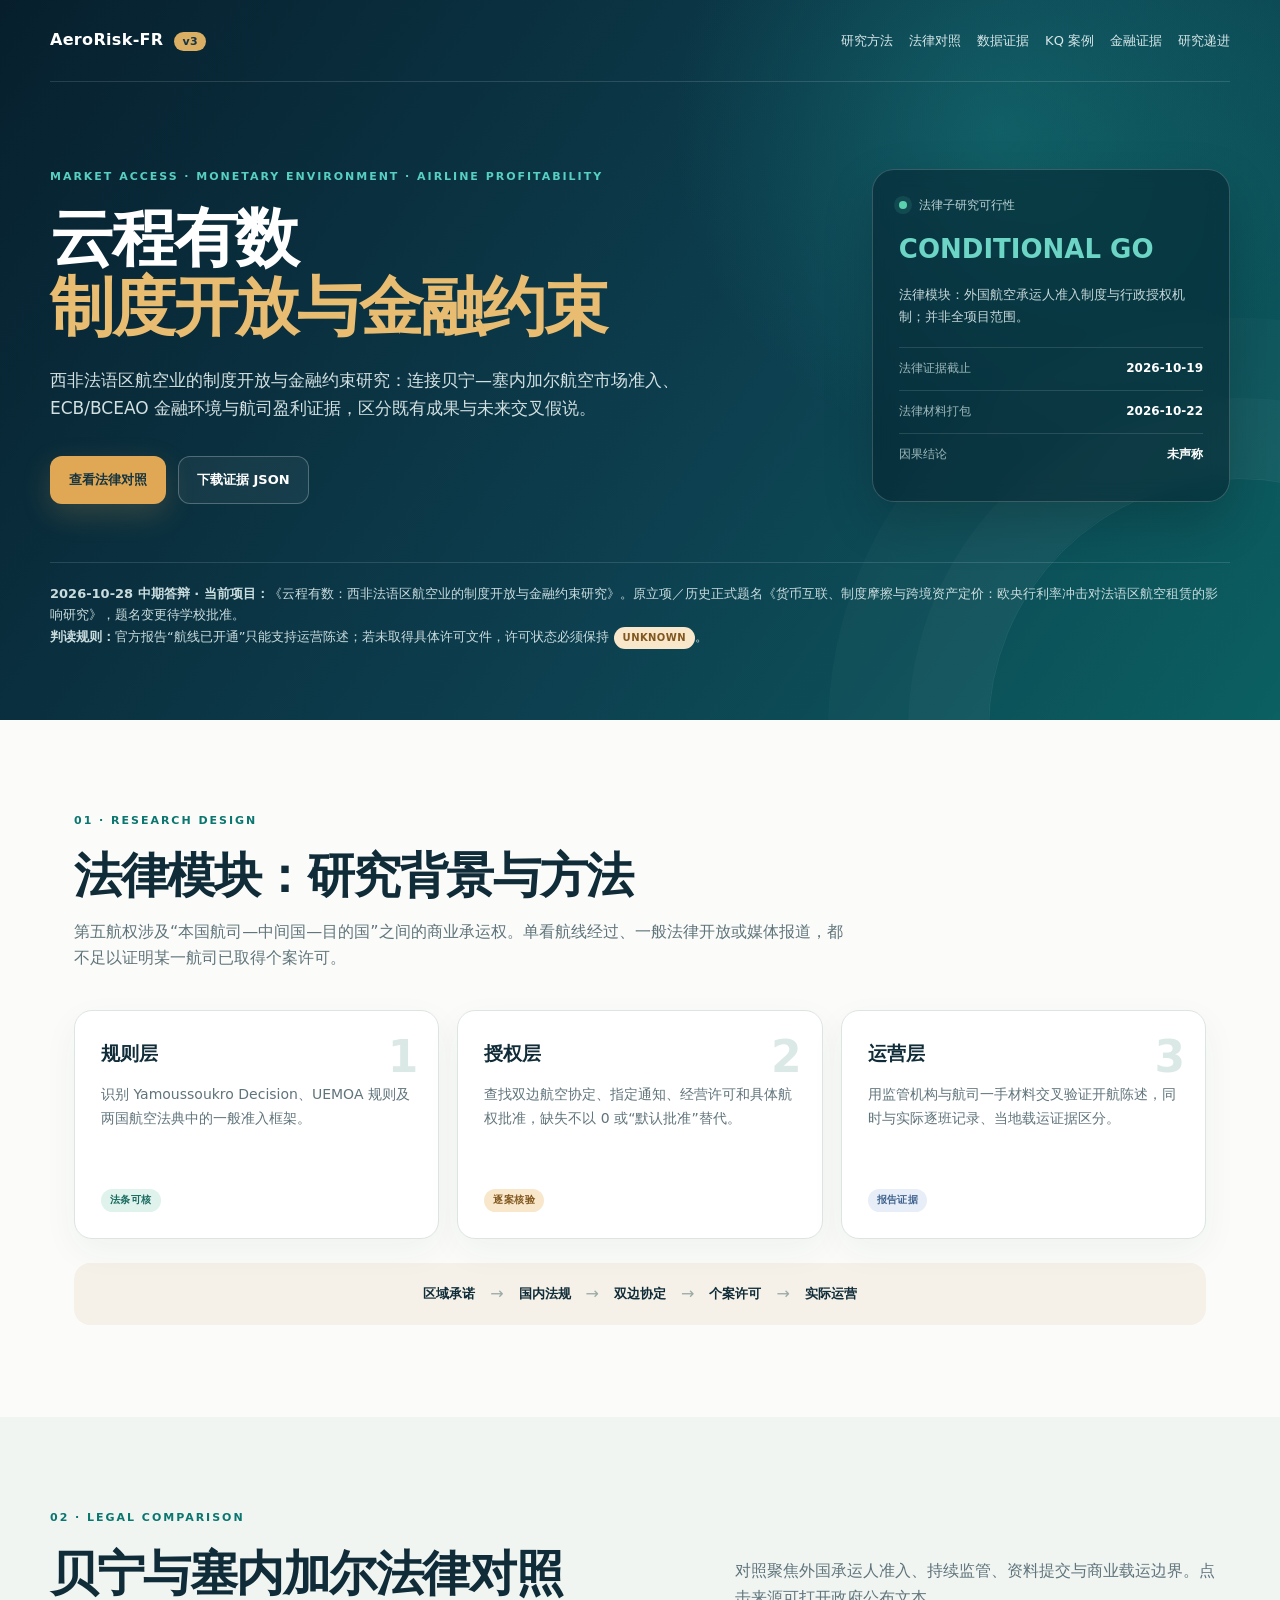
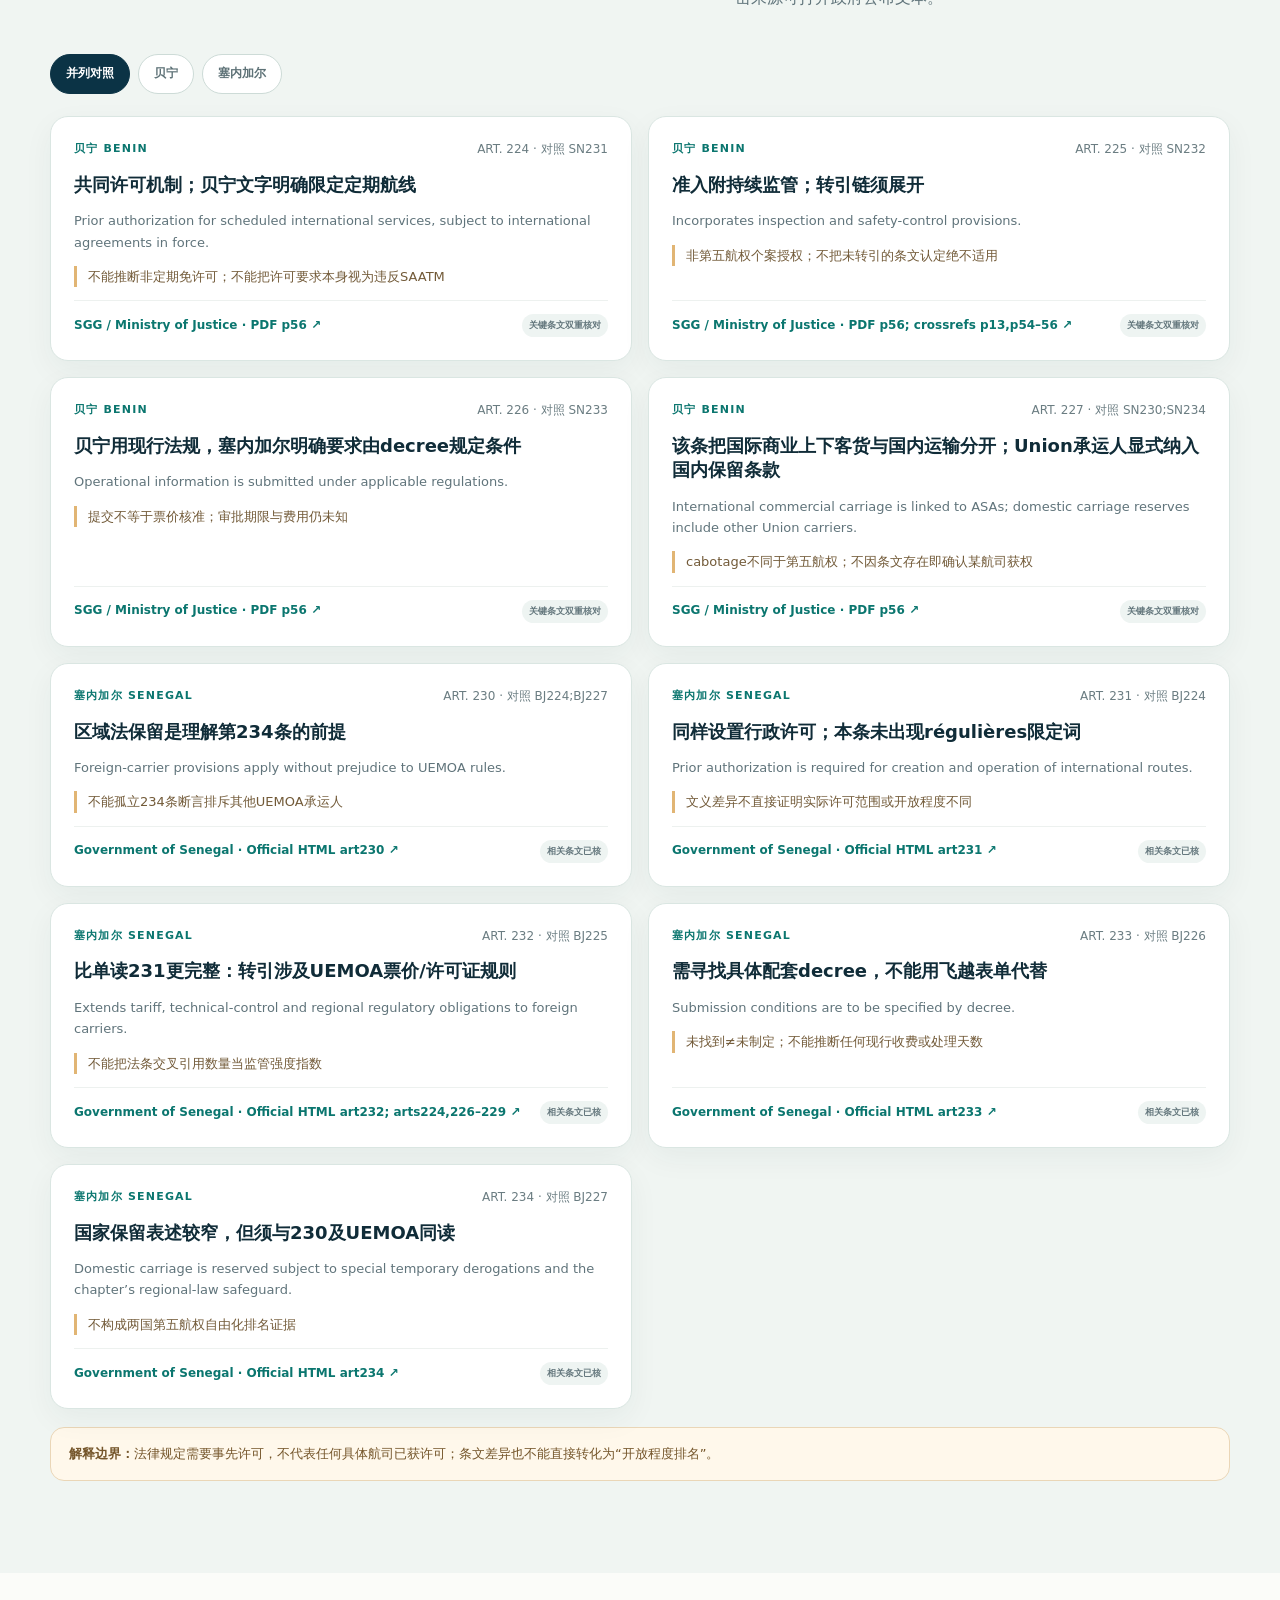
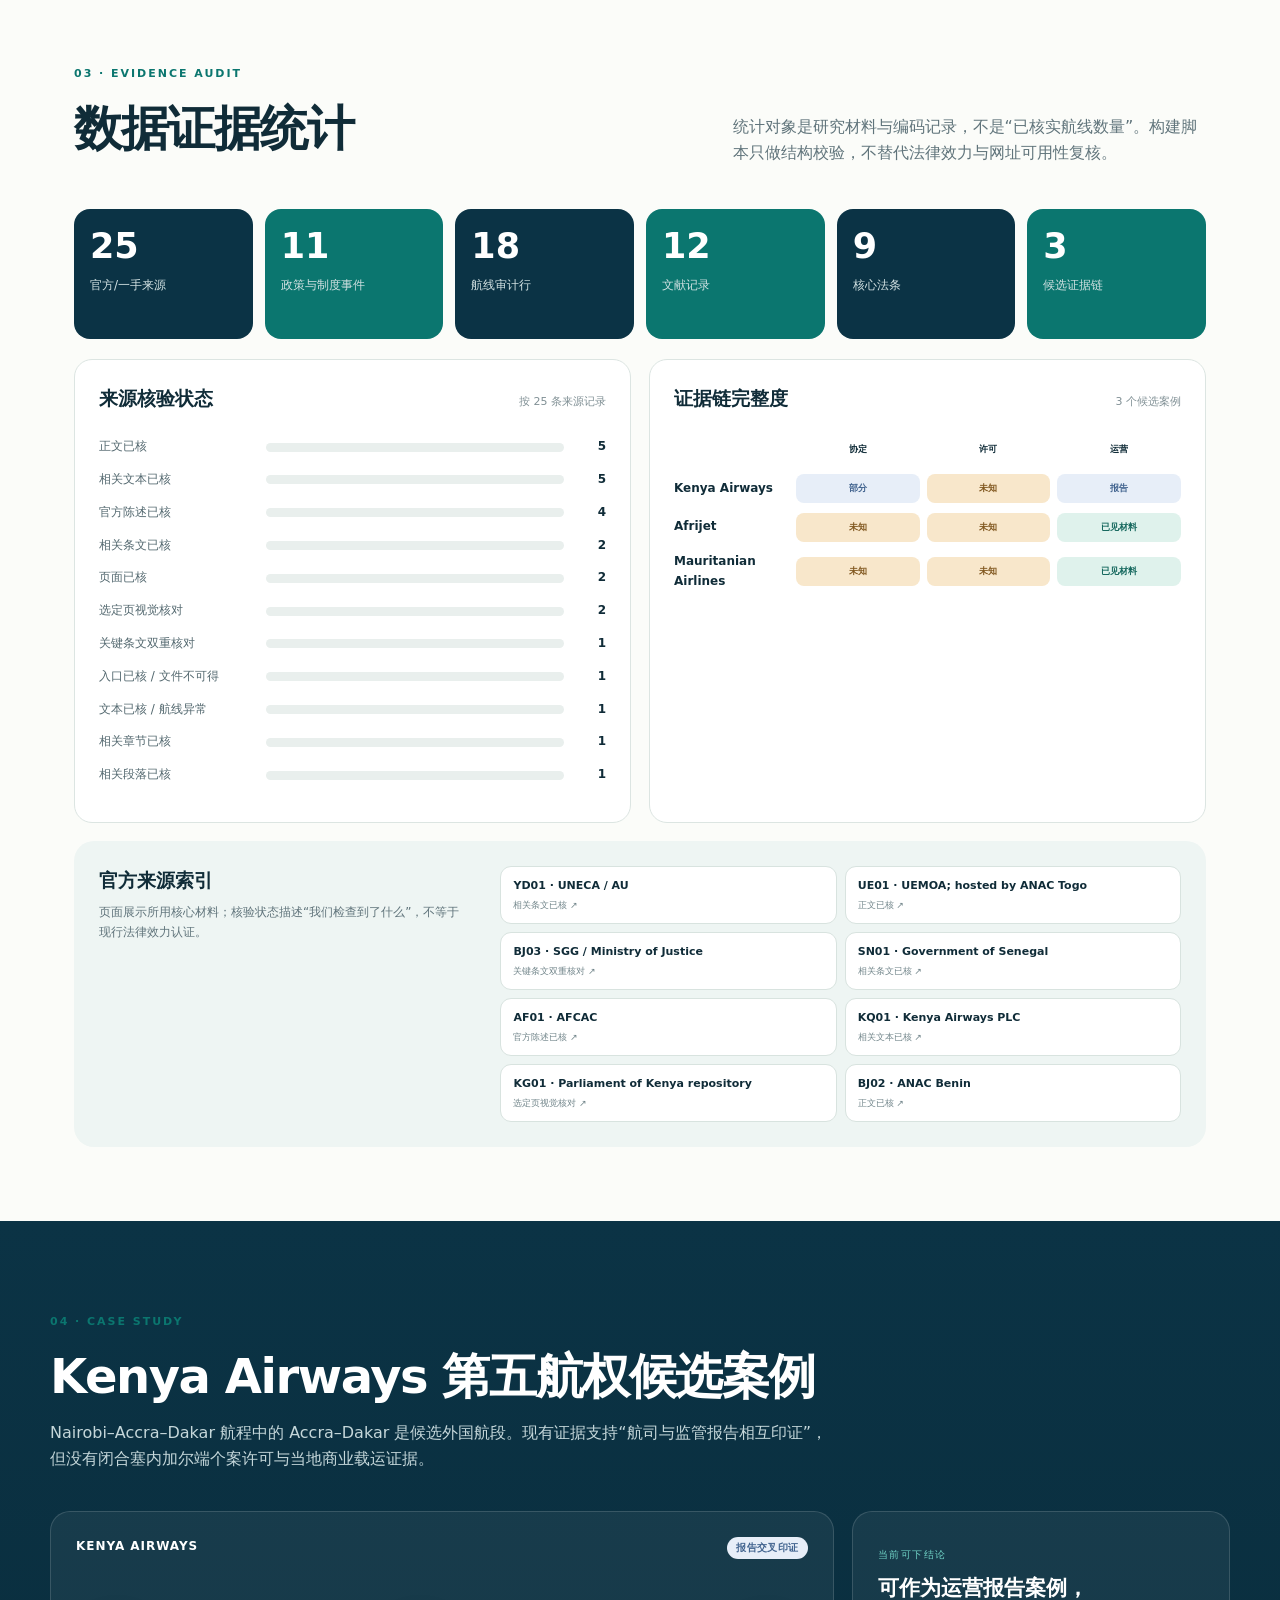
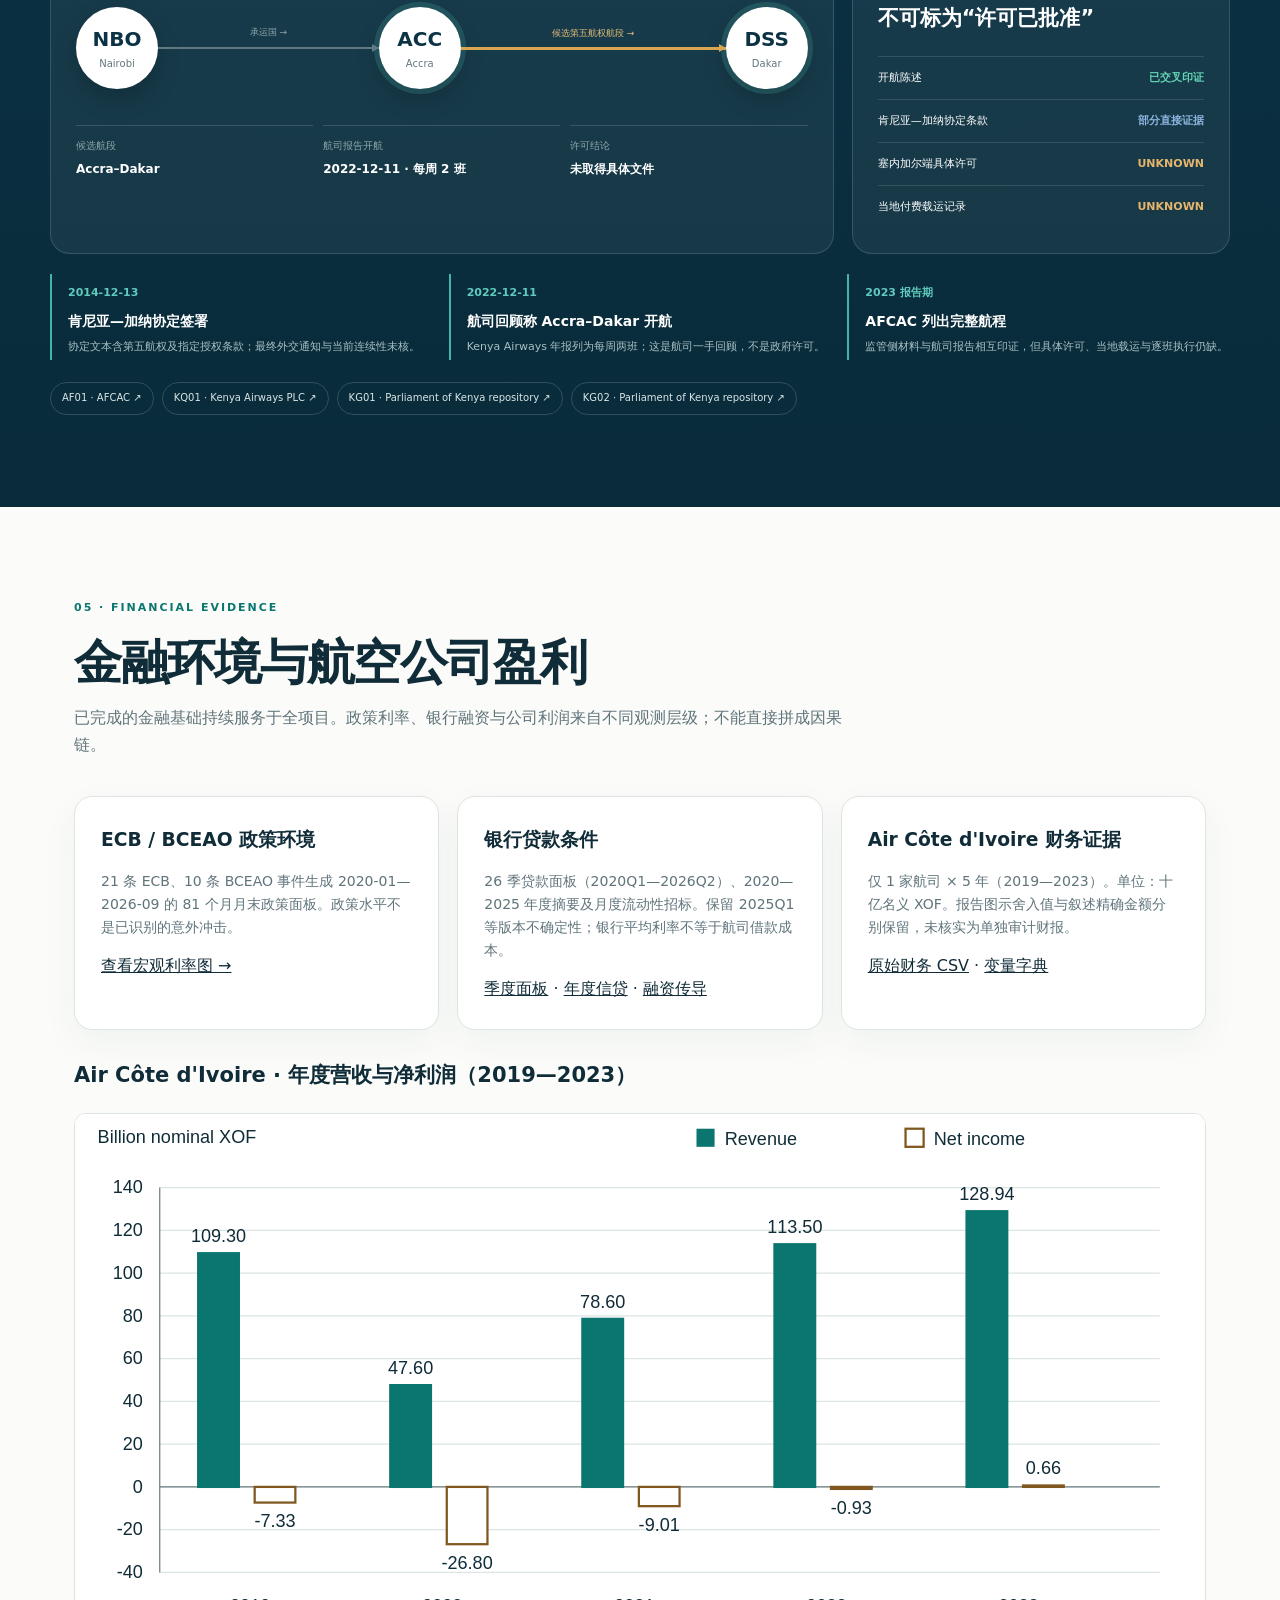
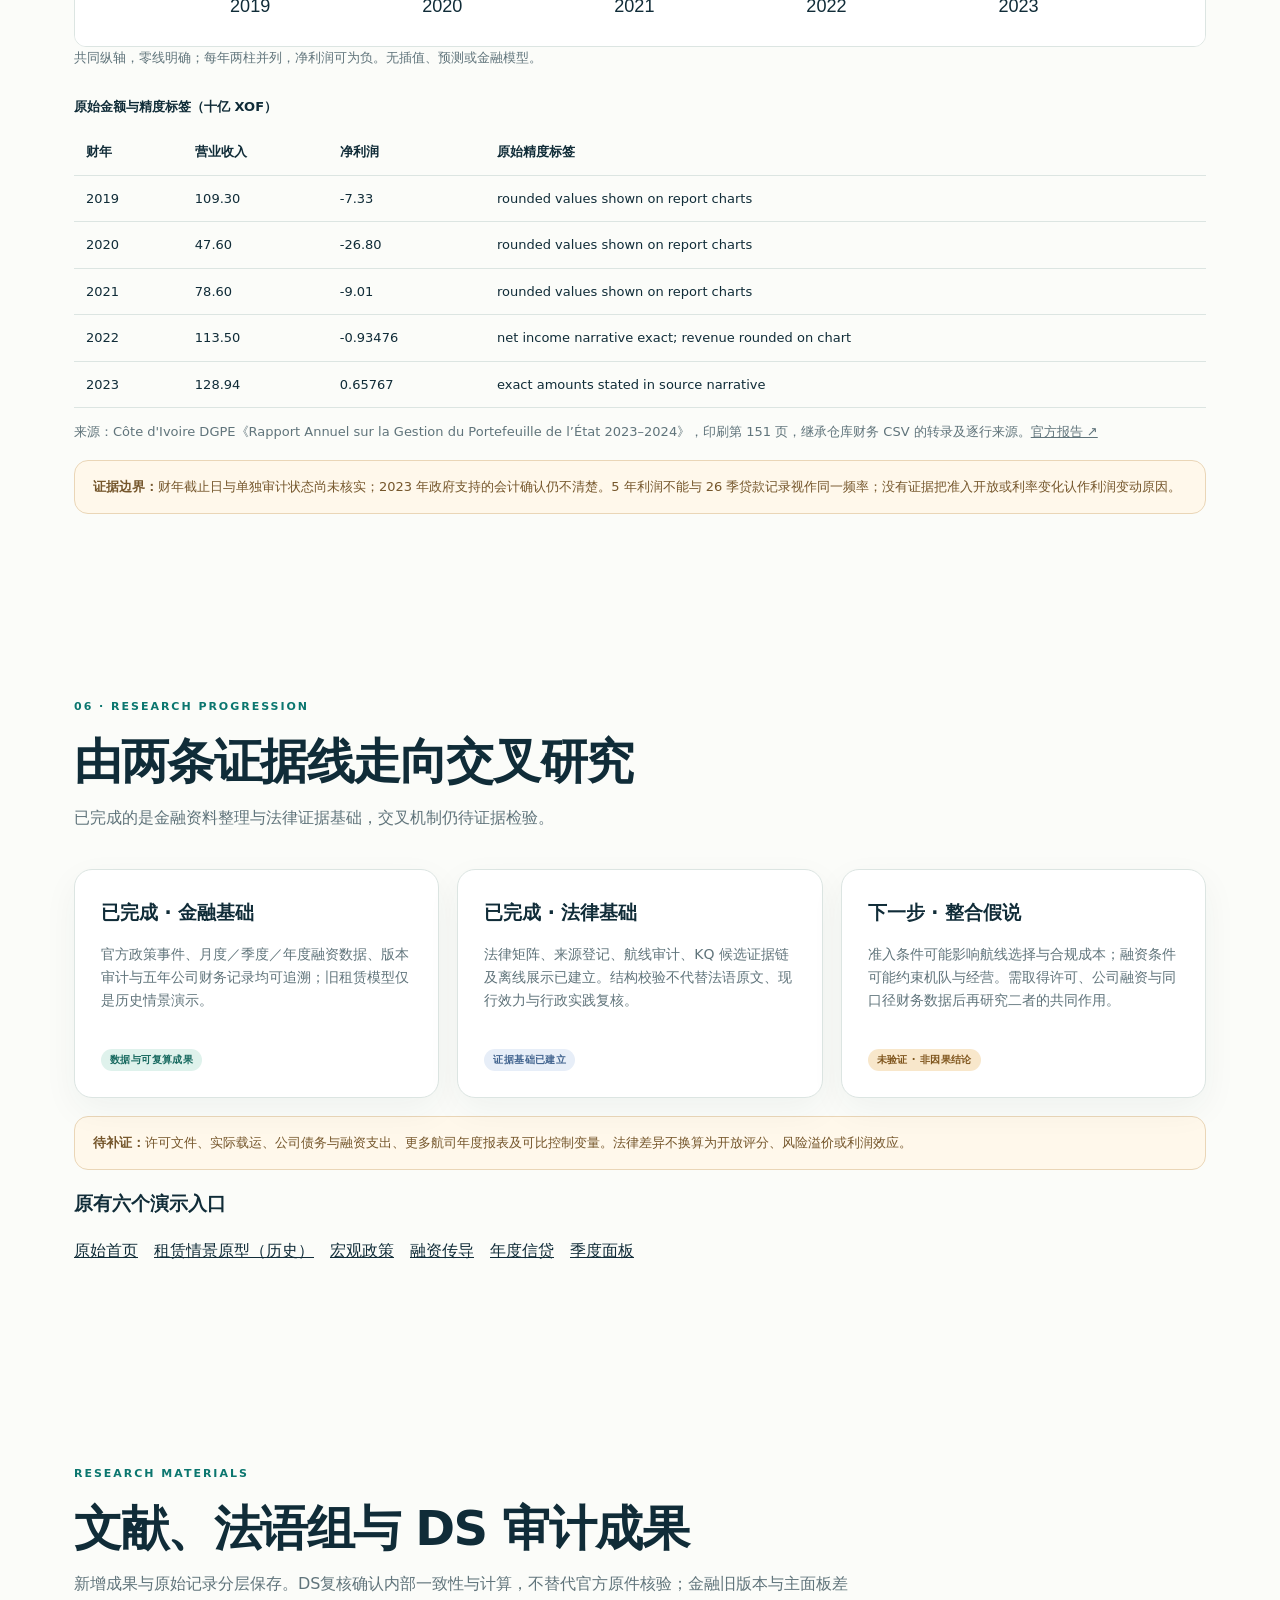
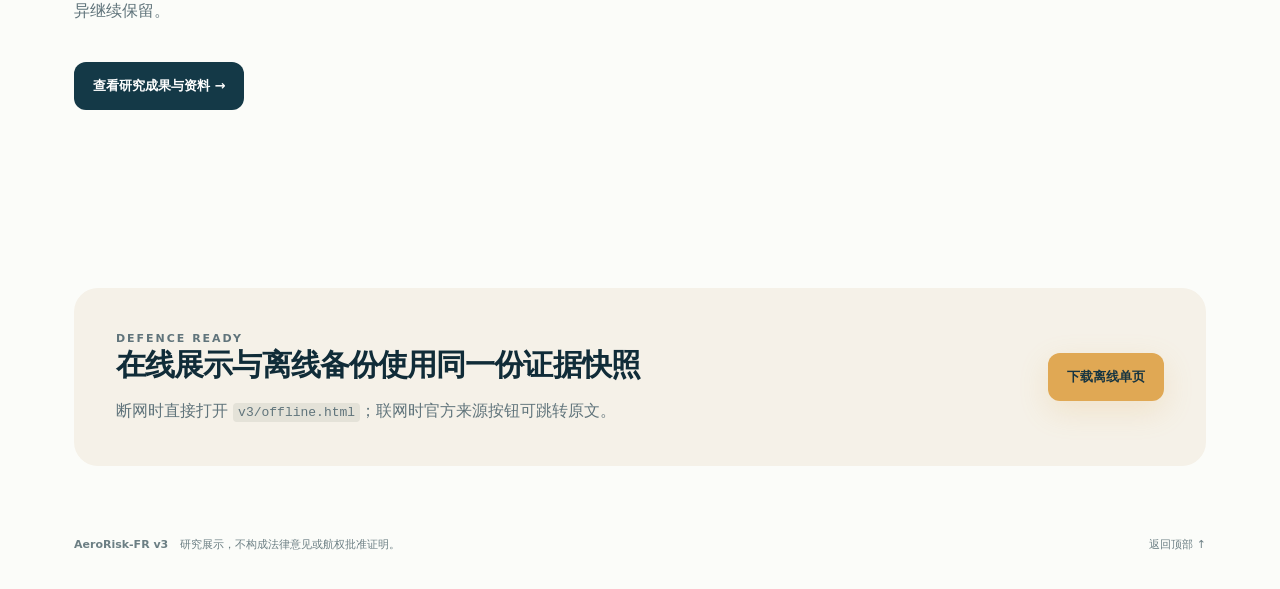
<file: v3/index.html>
<!doctype html>
<html lang="zh-CN">
<head>
  <meta charset="utf-8">
  <meta name="viewport" content="width=device-width,initial-scale=1">
  <meta name="description" content="西非法语区航空业的制度开放、金融环境与盈利证据；贝宁—塞内加尔法律比较及 Kenya Airways 候选案例。">
  <title>云程有数｜制度开放与金融约束</title>
  <link rel="stylesheet" href="styles.css">
</head>
<body>
  <a class="skip-link" href="#main">跳到正文</a>
  <header class="hero" id="top">
    <nav class="topbar" aria-label="主导航">
      <a class="brand" href="../">AeroRisk-FR <span>v3</span></a>
      <div class="nav-links">
        <a href="#method">研究方法</a>
        <a href="#legal">法律对照</a>
        <a href="#evidence">数据证据</a>
        <a href="#case">KQ 案例</a><a href="#finance">金融证据</a><a href="#progression">研究递进</a>
      </div>
    </nav>
    <div class="hero-grid">
      <div>
        <p class="eyebrow">MARKET ACCESS · MONETARY ENVIRONMENT · AIRLINE PROFITABILITY</p>
        <h1>云程有数<br><em>制度开放与金融约束</em></h1>
        <p class="hero-copy">西非法语区航空业的制度开放与金融约束研究：连接贝宁—塞内加尔航空市场准入、ECB/BCEAO 金融环境与航司盈利证据，区分既有成果与未来交叉假说。</p>
        <div class="hero-actions">
          <a class="button primary" href="#legal">查看法律对照</a>
          <a class="button ghost" href="data/evidence.json" download>下载证据 JSON</a>
        </div>
      </div>
      <aside class="scope-card" aria-label="研究状态">
        <div class="scope-head"><span class="pulse"></span> 法律子研究可行性</div>
        <strong>CONDITIONAL GO</strong>
        <p>法律模块：外国航空承运人准入制度与行政授权机制；并非全项目范围。</p>
        <dl>
          <div><dt>法律证据截止</dt><dd id="cutoff">—</dd></div>
          <div><dt>法律材料打包</dt><dd id="packaging">—</dd></div>
          <div><dt>因果结论</dt><dd>未声称</dd></div>
        </dl>
      </aside>
    </div>
    <div class="hero-note"><b>2026-10-28 中期答辩 · 当前项目：</b>《云程有数：西非法语区航空业的制度开放与金融约束研究》。原立项／历史正式题名《货币互联、制度摩擦与跨境资产定价：欧央行利率冲击对法语区航空租赁的影响研究》，题名变更待学校批准。<br><b>判读规则：</b>官方报告“航线已开通”只能支持运营陈述；若未取得具体许可文件，许可状态必须保持 <span class="status unknown">UNKNOWN</span>。</div>
  </header>

  <main id="main">
    <section class="section intro" id="method">
      <div class="section-heading">
        <p class="kicker">01 · RESEARCH DESIGN</p>
        <h2>法律模块：研究背景与方法</h2>
        <p>第五航权涉及“本国航司—中间国—目的国”之间的商业承运权。单看航线经过、一般法律开放或媒体报道，都不足以证明某一航司已取得个案许可。</p>
      </div>
      <div class="method-grid">
        <article class="method-card">
          <span class="step">1</span><h3>规则层</h3>
          <p>识别 Yamoussoukro Decision、UEMOA 规则及两国航空法典中的一般准入框架。</p>
          <span class="tag verified">法条可核</span>
        </article>
        <article class="method-card">
          <span class="step">2</span><h3>授权层</h3>
          <p>查找双边航空协定、指定通知、经营许可和具体航权批准，缺失不以 0 或“默认批准”替代。</p>
          <span class="tag pending">逐案核验</span>
        </article>
        <article class="method-card">
          <span class="step">3</span><h3>运营层</h3>
          <p>用监管机构与航司一手材料交叉验证开航陈述，同时与实际逐班记录、当地载运证据区分。</p>
          <span class="tag reported">报告证据</span>
        </article>
      </div>
      <div class="logic-strip" aria-label="证据链逻辑">
        <span>区域承诺</span><i>→</i><span>国内法规</span><i>→</i><span>双边协定</span><i>→</i><span>个案许可</span><i>→</i><span>实际运营</span>
      </div>
    </section>

    <section class="section legal-section" id="legal">
      <div class="section-heading split-heading">
        <div><p class="kicker">02 · LEGAL COMPARISON</p><h2>贝宁与塞内加尔法律对照</h2></div>
        <p>对照聚焦外国承运人准入、持续监管、资料提交与商业载运边界。点击来源可打开政府公布文本。</p>
      </div>
      <div class="country-tabs" role="tablist" aria-label="法律对照筛选">
        <button class="tab active" data-filter="all" role="tab" aria-selected="true">并列对照</button>
        <button class="tab" data-filter="BJ" role="tab" aria-selected="false">贝宁</button>
        <button class="tab" data-filter="SN" role="tab" aria-selected="false">塞内加尔</button>
      </div>
      <div class="legal-grid" id="legalGrid" aria-live="polite"></div>
      <div class="boundary-callout"><b>解释边界：</b>法律规定需要事先许可，不代表任何具体航司已获许可；条文差异也不能直接转化为“开放程度排名”。</div>
    </section>

    <section class="section evidence-section" id="evidence">
      <div class="section-heading split-heading">
        <div><p class="kicker">03 · EVIDENCE AUDIT</p><h2>数据证据统计</h2></div>
        <p>统计对象是研究材料与编码记录，不是“已核实航线数量”。构建脚本只做结构校验，不替代法律效力与网址可用性复核。</p>
      </div>
      <div class="stats-grid" id="statsGrid"></div>
      <div class="evidence-panels">
        <article class="chart-card">
          <div class="card-title"><h3>来源核验状态</h3><span>按 25 条来源记录</span></div>
          <div id="verificationBars" class="bars"></div>
        </article>
        <article class="chart-card">
          <div class="card-title"><h3>证据链完整度</h3><span>3 个候选案例</span></div>
          <div id="chainMatrix" class="chain-matrix"></div>
        </article>
      </div>
      <div class="source-drawer">
        <div><h3>官方来源索引</h3><p>页面展示所用核心材料；核验状态描述“我们检查到了什么”，不等于现行法律效力认证。</p></div>
        <div id="sourceList" class="source-list"></div>
      </div>
    </section>

    <section class="section case-section" id="case">
      <div class="section-heading">
        <p class="kicker">04 · CASE STUDY</p>
        <h2>Kenya Airways 第五航权候选案例</h2>
        <p>Nairobi–Accra–Dakar 航程中的 Accra–Dakar 是候选外国航段。现有证据支持“航司与监管报告相互印证”，但没有闭合塞内加尔端个案许可与当地商业载运证据。</p>
      </div>
      <div class="case-layout">
        <article class="route-card">
          <div class="route-head"><span>KENYA AIRWAYS</span><span class="status reported">报告交叉印证</span></div>
          <div class="route-map" aria-label="Nairobi 到 Accra 到 Dakar 航线示意">
            <div class="airport"><b>NBO</b><small>Nairobi</small></div><div class="route-line"><span>承运国 →</span></div>
            <div class="airport focus"><b>ACC</b><small>Accra</small></div><div class="route-line active"><span>候选第五航权航段 →</span></div>
            <div class="airport focus"><b>DSS</b><small>Dakar</small></div>
          </div>
          <div class="case-facts" id="caseFacts"></div>
        </article>
        <aside class="verdict-card">
          <p class="verdict-label">当前可下结论</p>
          <h3>可作为运营报告案例，<br>不可标为“许可已批准”</h3>
          <div class="verdict-row"><span>开航陈述</span><b class="good">已交叉印证</b></div>
          <div class="verdict-row"><span>肯尼亚—加纳协定条款</span><b class="partial">部分直接证据</b></div>
          <div class="verdict-row"><span>塞内加尔端具体许可</span><b class="unknown">UNKNOWN</b></div>
          <div class="verdict-row"><span>当地付费载运记录</span><b class="unknown">UNKNOWN</b></div>
        </aside>
      </div>
      <div class="timeline" id="caseTimeline"></div>
      <div class="case-sources" id="caseSources"></div>
    </section>

    <section class="section finance-section" id="finance">
      <div class="section-heading"><p class="kicker">05 · FINANCIAL EVIDENCE</p><h2>金融环境与航空公司盈利</h2>
      <p>已完成的金融基础持续服务于全项目。政策利率、银行融资与公司利润来自不同观测层级；不能直接拼成因果链。</p></div>
      <div class="method-grid">
        <article class="method-card"><h3>ECB / BCEAO 政策环境</h3><p>21 条 ECB、10 条 BCEAO 事件生成 2020-01—2026-09 的 81 个月月末政策面板。政策水平不是已识别的意外冲击。</p><a href="../macro/">查看宏观利率图 →</a></article>
        <article class="method-card"><h3>银行贷款条件</h3><p>26 季贷款面板（2020Q1—2026Q2）、2020—2025 年度摘要及月度流动性招标。保留 2025Q1 等版本不确定性；银行平均利率不等于航司借款成本。</p><a href="../quarterly/">季度面板</a> · <a href="../annual/">年度信贷</a> · <a href="../transmission/">融资传导</a></article>
        <article class="method-card"><h3>Air Côte d'Ivoire 财务证据</h3><p>仅 1 家航司 × 5 年（2019—2023）。单位：十亿名义 XOF。报告图示舍入值与叙述精确金额分别保留，未核实为单独审计财报。</p><a href="../data/official/airline_financials_candidate_v1.csv">原始财务 CSV</a> · <a href="../docs/airline_financial_variable_dictionary_v1.md">变量字典</a></article>
      </div>
      <figure class="financial-figure"><h3>Air Côte d'Ivoire · 年度营收与净利润（2019—2023）</h3>
        <img class="finance-chart" src="data/airline-financials.svg" alt="Air Côte d'Ivoire 2019—2023 营收与净利润柱状图，十亿名义 XOF；精确值见下表。">
        <figcaption>共同纵轴，零线明确；每年两柱并列，净利润可为负。无插值、预测或金融模型。</figcaption>
      </figure>
      <div class="financial-table-wrap"><table class="financial-table"><caption>原始金额与精度标签（十亿 XOF）</caption><thead><tr><th>财年</th><th>营业收入</th><th>净利润</th><th>原始精度标签</th></tr></thead><tbody id="financialRows"></tbody></table></div>
      <p class="finance-source">来源：Côte d'Ivoire DGPE《Rapport Annuel sur la Gestion du Portefeuille de l’État 2023–2024》，印刷第 151 页，继承仓库财务 CSV 的转录及逐行来源。<a href="https://dgpe.gouv.ci/fr/wp-content/uploads/2025/02/Rapport-DGPE-2023-2024.pdf" target="_blank" rel="noopener">官方报告 ↗</a></p>
      <div class="boundary-callout"><b>证据边界：</b>财年截止日与单独审计状态尚未核实；2023 年政府支持的会计确认仍不清楚。5 年利润不能与 26 季贷款记录视作同一频率；没有证据把准入开放或利率变化认作利润变动原因。</div>
    </section>

    <section class="section" id="progression">
      <div class="section-heading"><p class="kicker">06 · RESEARCH PROGRESSION</p><h2>由两条证据线走向交叉研究</h2><p>已完成的是金融资料整理与法律证据基础，交叉机制仍待证据检验。</p></div>
      <div class="method-grid">
        <article class="method-card"><h3>已完成 · 金融基础</h3><p>官方政策事件、月度／季度／年度融资数据、版本审计与五年公司财务记录均可追溯；旧租赁模型仅是历史情景演示。</p><span class="tag verified">数据与可复算成果</span></article>
        <article class="method-card"><h3>已完成 · 法律基础</h3><p>法律矩阵、来源登记、航线审计、KQ 候选证据链及离线展示已建立。结构校验不代替法语原文、现行效力与行政实践复核。</p><span class="tag reported">证据基础已建立</span></article>
        <article class="method-card"><h3>下一步 · 整合假说</h3><p>准入条件可能影响航线选择与合规成本；融资条件可能约束机队与经营。需取得许可、公司融资与同口径财务数据后再研究二者的共同作用。</p><span class="tag pending">未验证 · 非因果结论</span></article>
      </div>
      <div class="boundary-callout"><b>待补证：</b>许可文件、实际载运、公司债务与融资支出、更多航司年度报表及可比控制变量。法律差异不换算为开放评分、风险溢价或利润效应。</div>
      <h3>原有六个演示入口</h3><p class="demo-links"><a href="../index.html">原始首页</a><a href="../prototype/">租赁情景原型（历史）</a><a href="../macro/">宏观政策</a><a href="../transmission/">融资传导</a><a href="../annual/">年度信贷</a><a href="../quarterly/">季度面板</a></p>
    </section>

    <section class="section" id="deliveries">
      <div class="section-heading"><p class="kicker">RESEARCH MATERIALS</p><h2>文献、法语组与 DS 审计成果</h2><p>新增成果与原始记录分层保存。DS复核确认内部一致性与计算，不替代官方原件核验；金融旧版本与主面板差异继续保留。</p></div>
      <p><a class="button dark" href="../research/">查看研究成果与资料 →</a></p>
    </section>

    <section class="download-band">
      <div><p class="kicker">DEFENCE READY</p><h2>在线展示与离线备份使用同一份证据快照</h2><p>断网时直接打开 <code>v3/offline.html</code>；联网时官方来源按钮可跳转原文。</p></div>
      <div class="download-actions"><a class="button primary" href="offline.html" download>下载离线单页</a></div>
    </section>
  </main>

  <footer>
    <div><b>AeroRisk-FR v3</b><span>研究展示，不构成法律意见或航权批准证明。</span></div>
    <a href="#top">返回顶部 ↑</a>
  </footer>
  <noscript>本页面需要 JavaScript 读取本地证据快照。离线展示请允许浏览器运行本地脚本。</noscript>
  <script src="data/evidence.js"></script>
  <script src="data/finance.js"></script>
  <script src="app.js"></script>
</body>
</html>
</file>
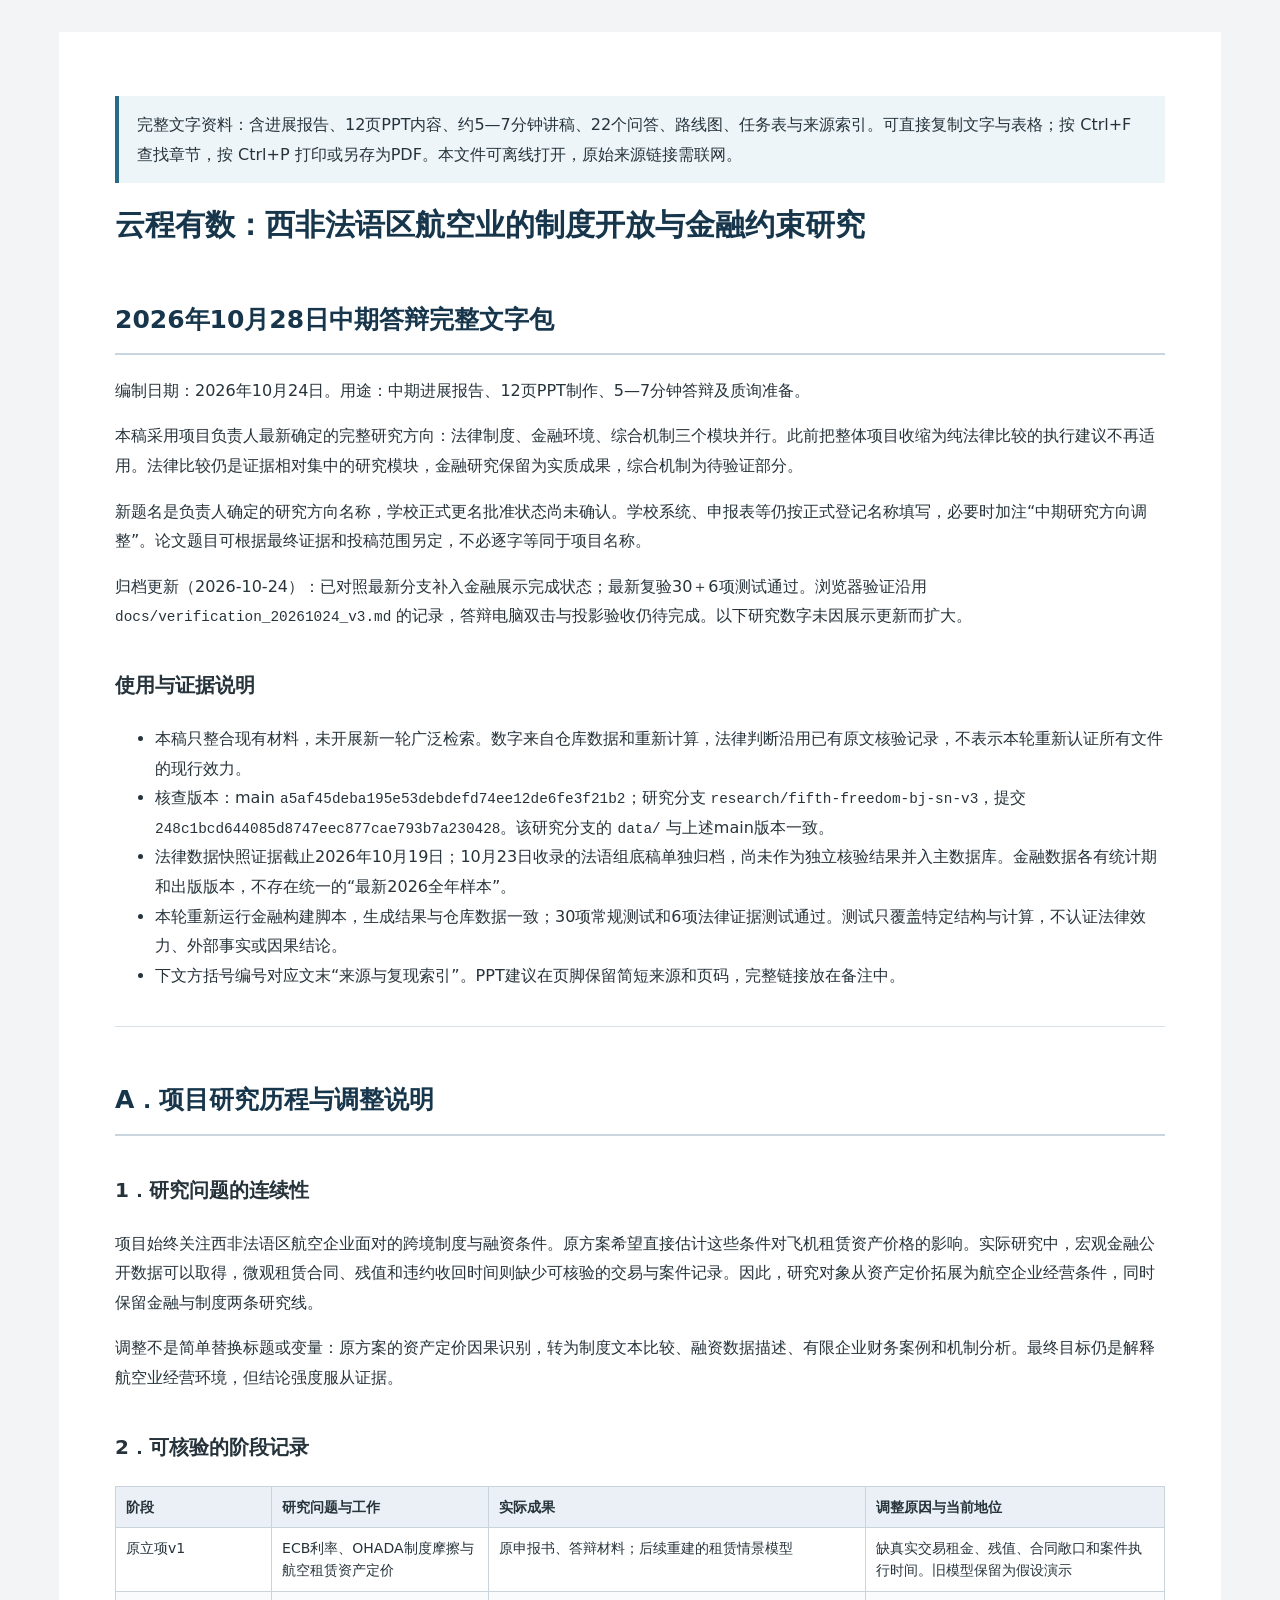
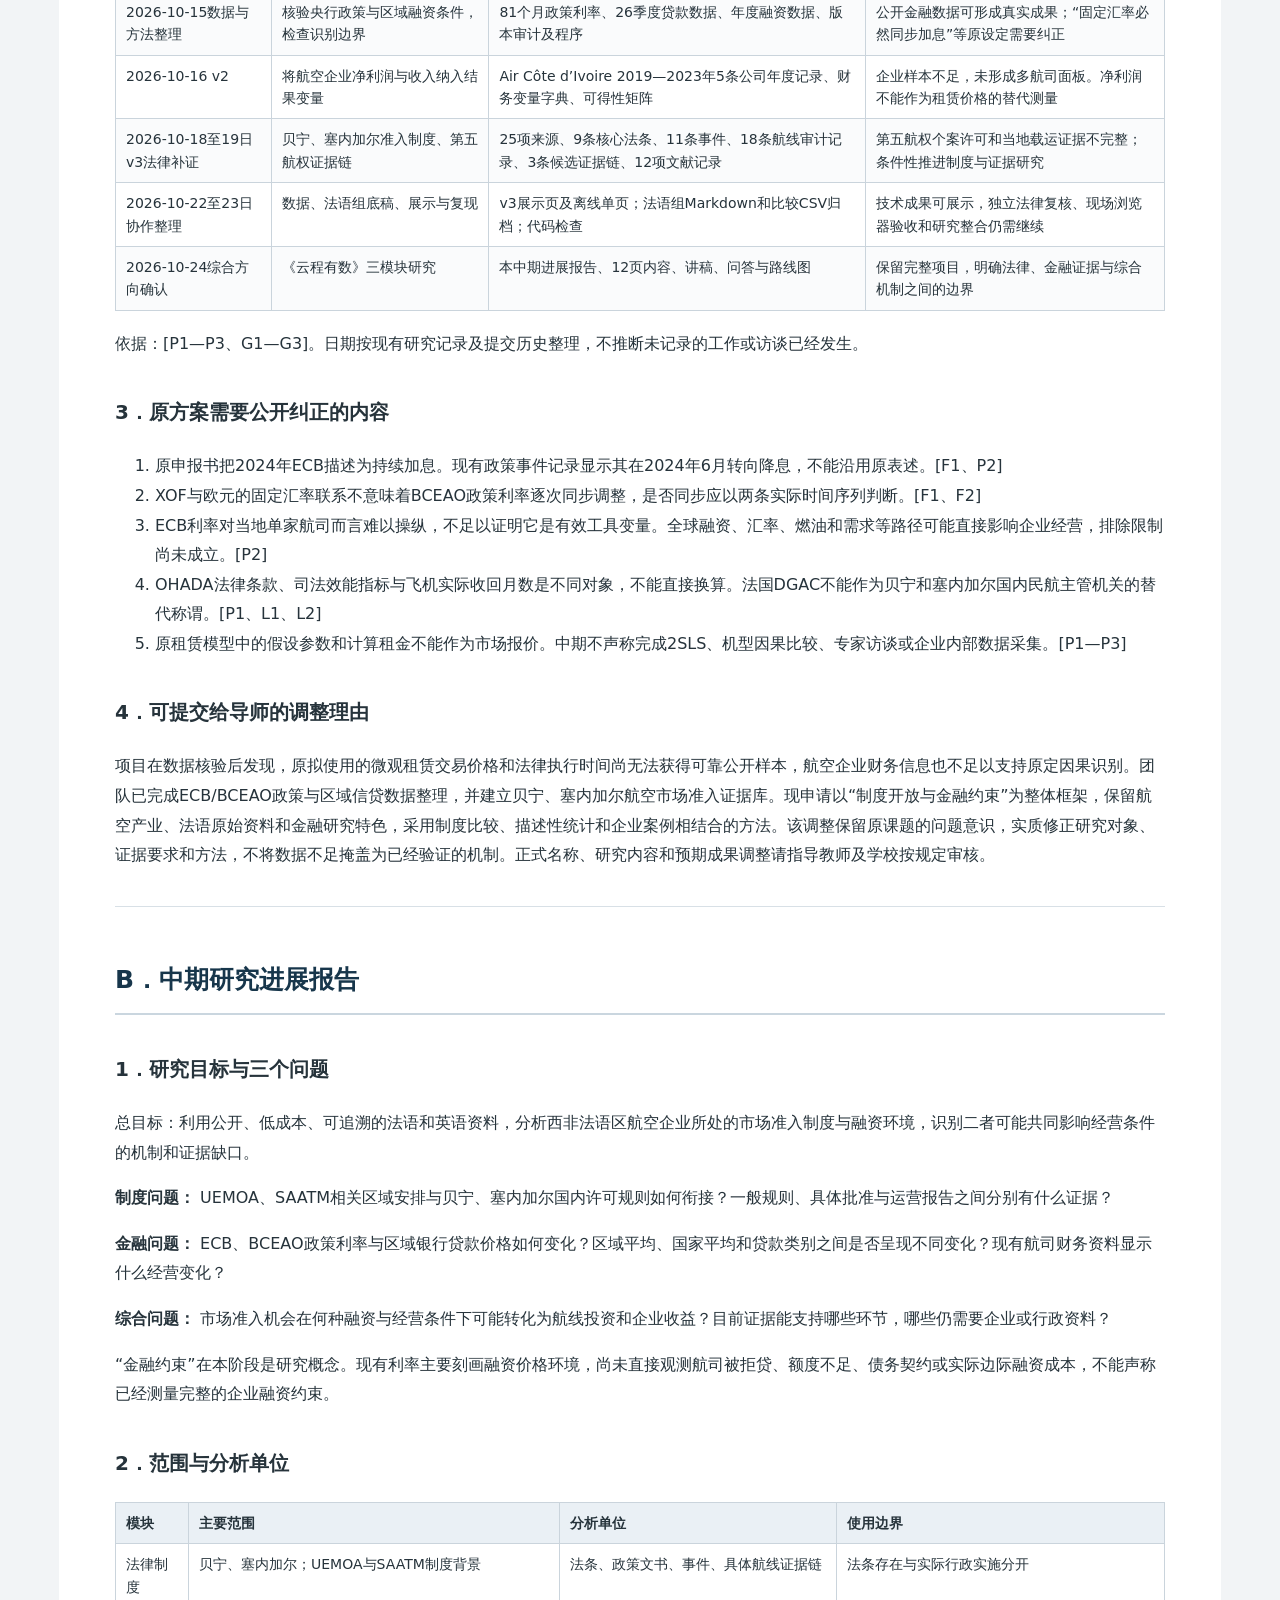
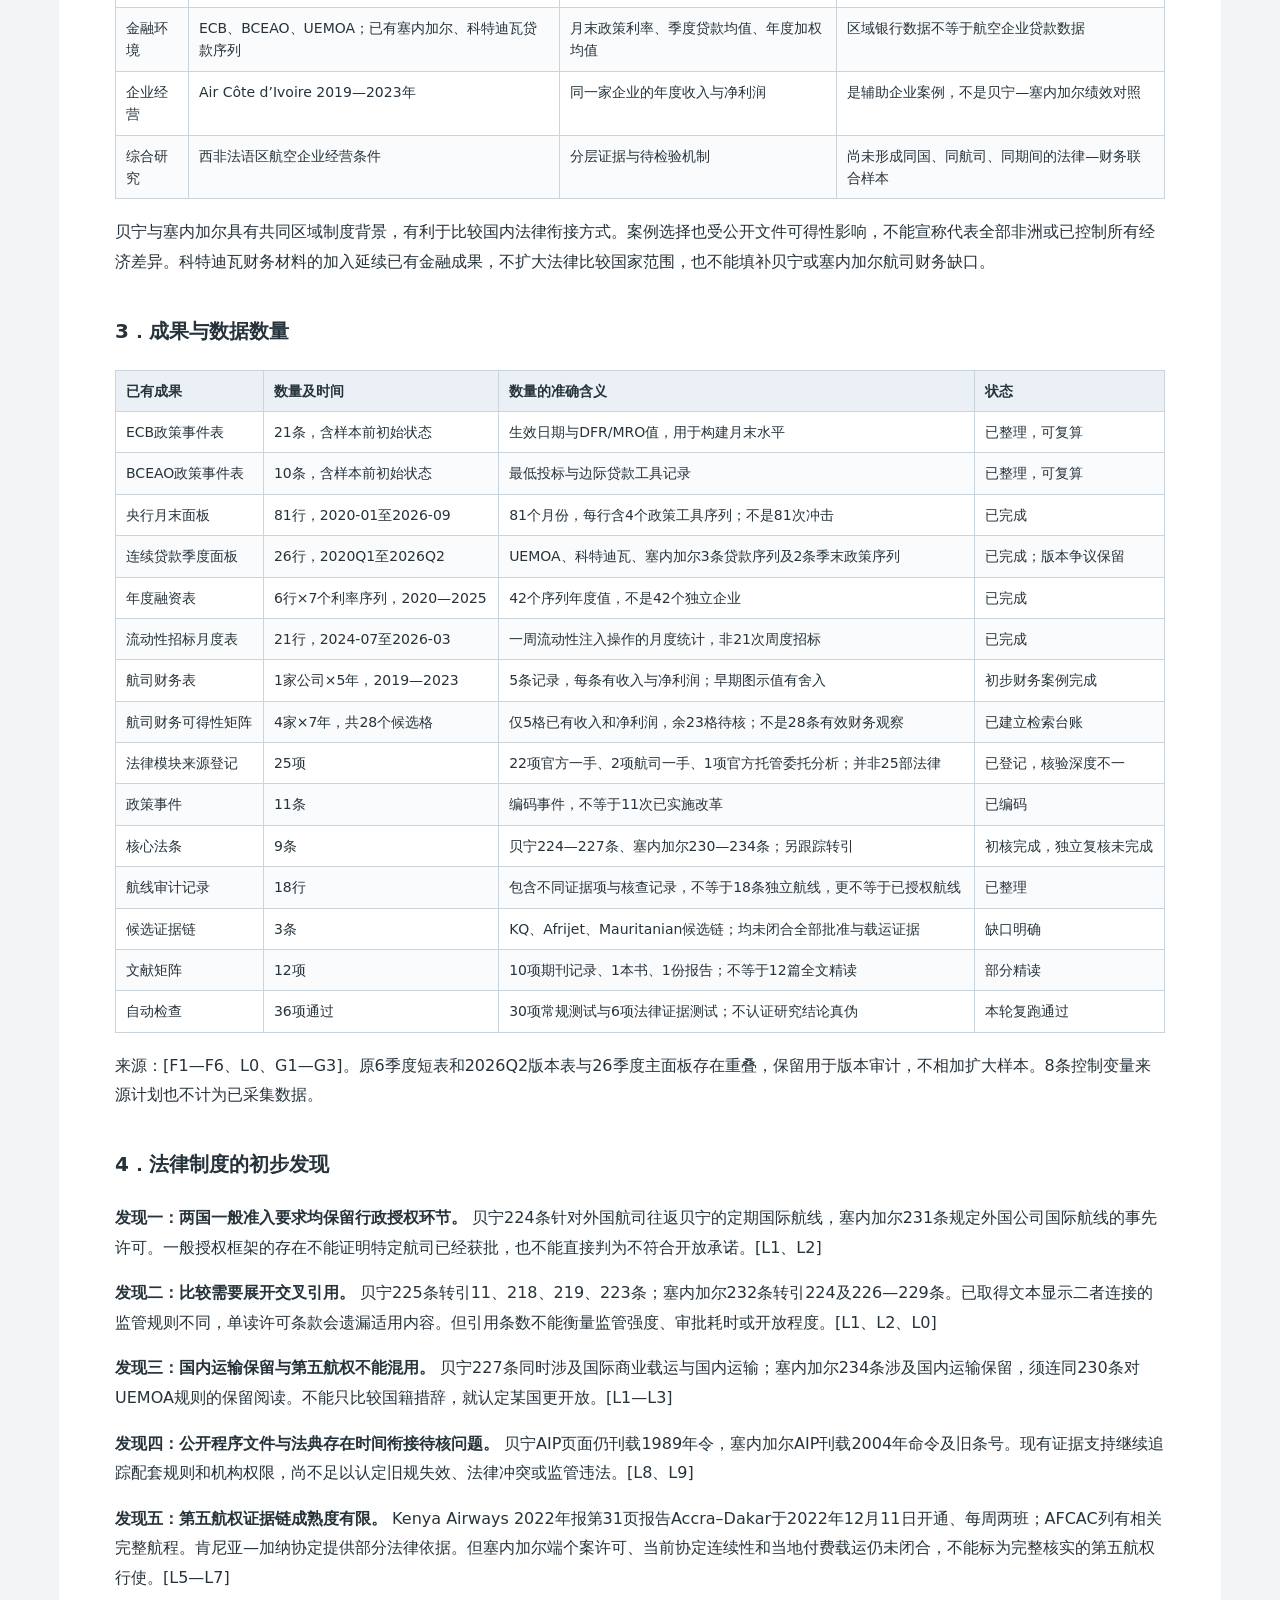
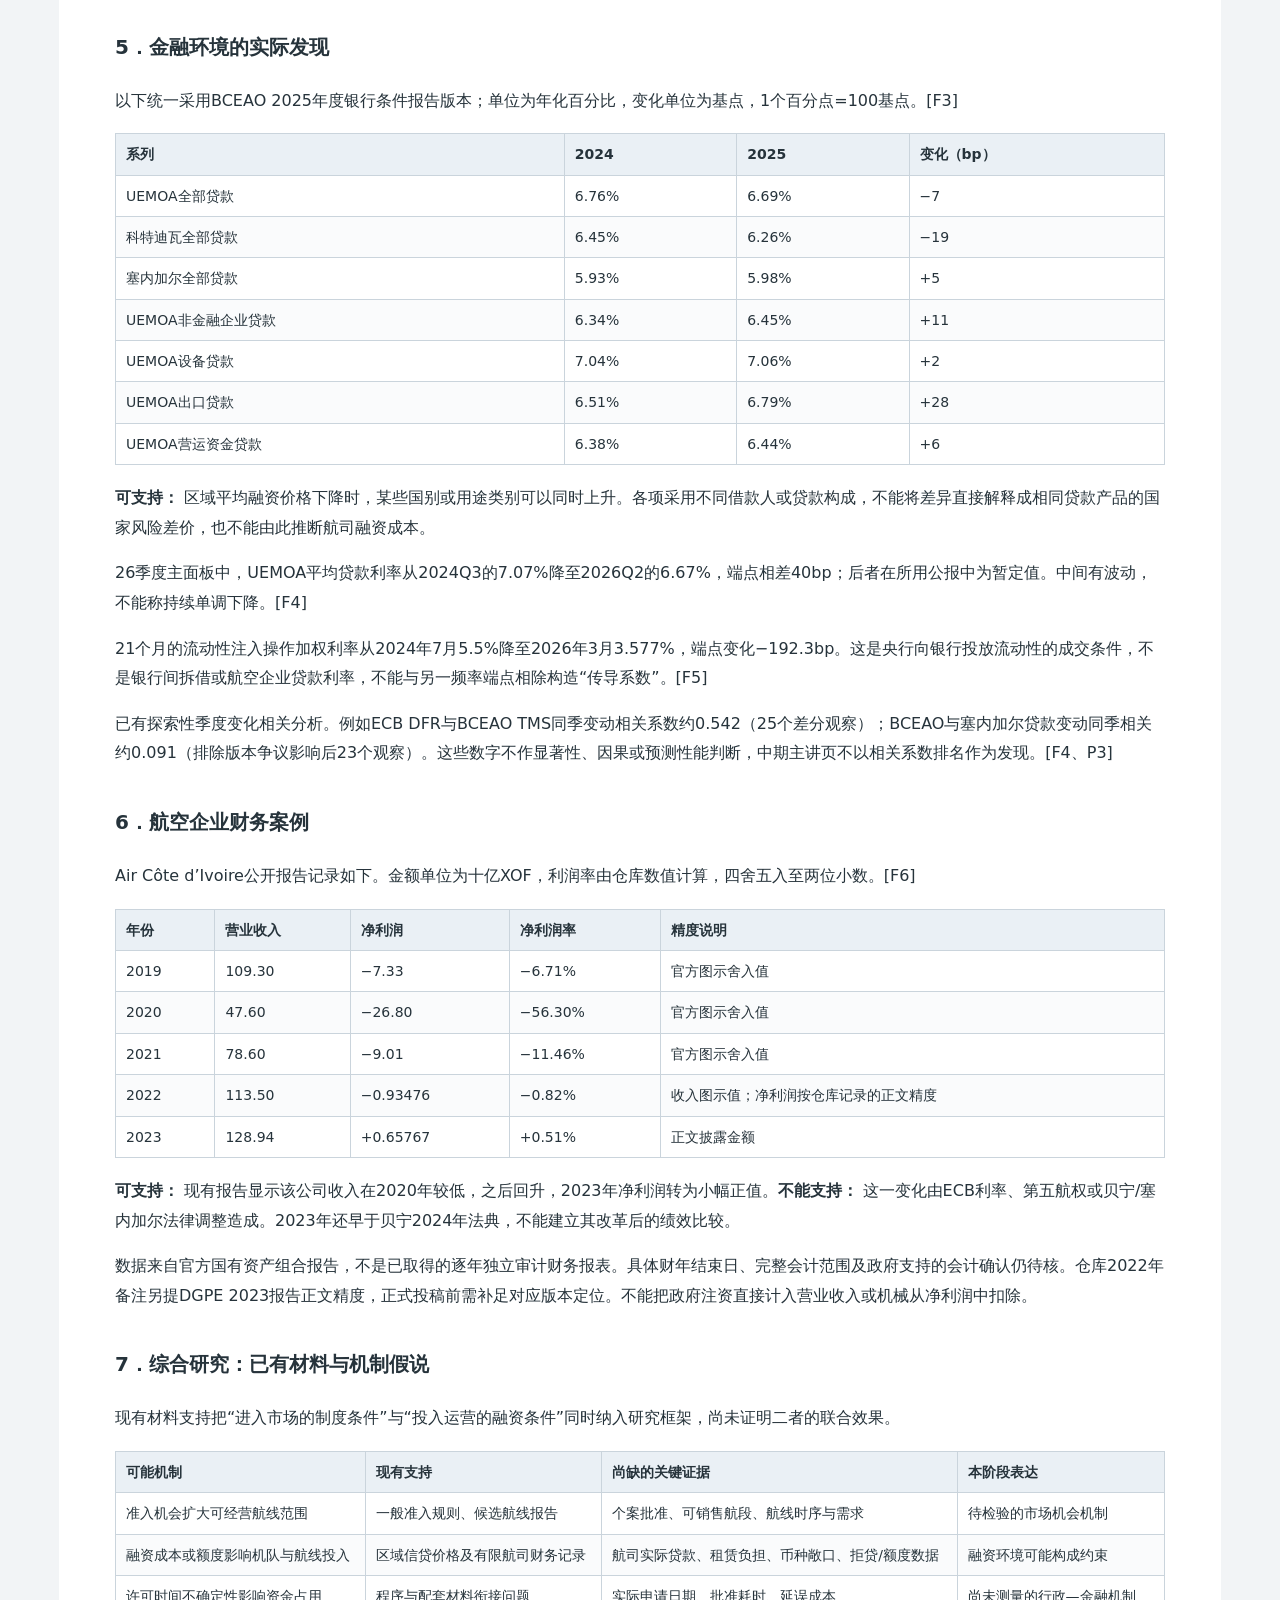
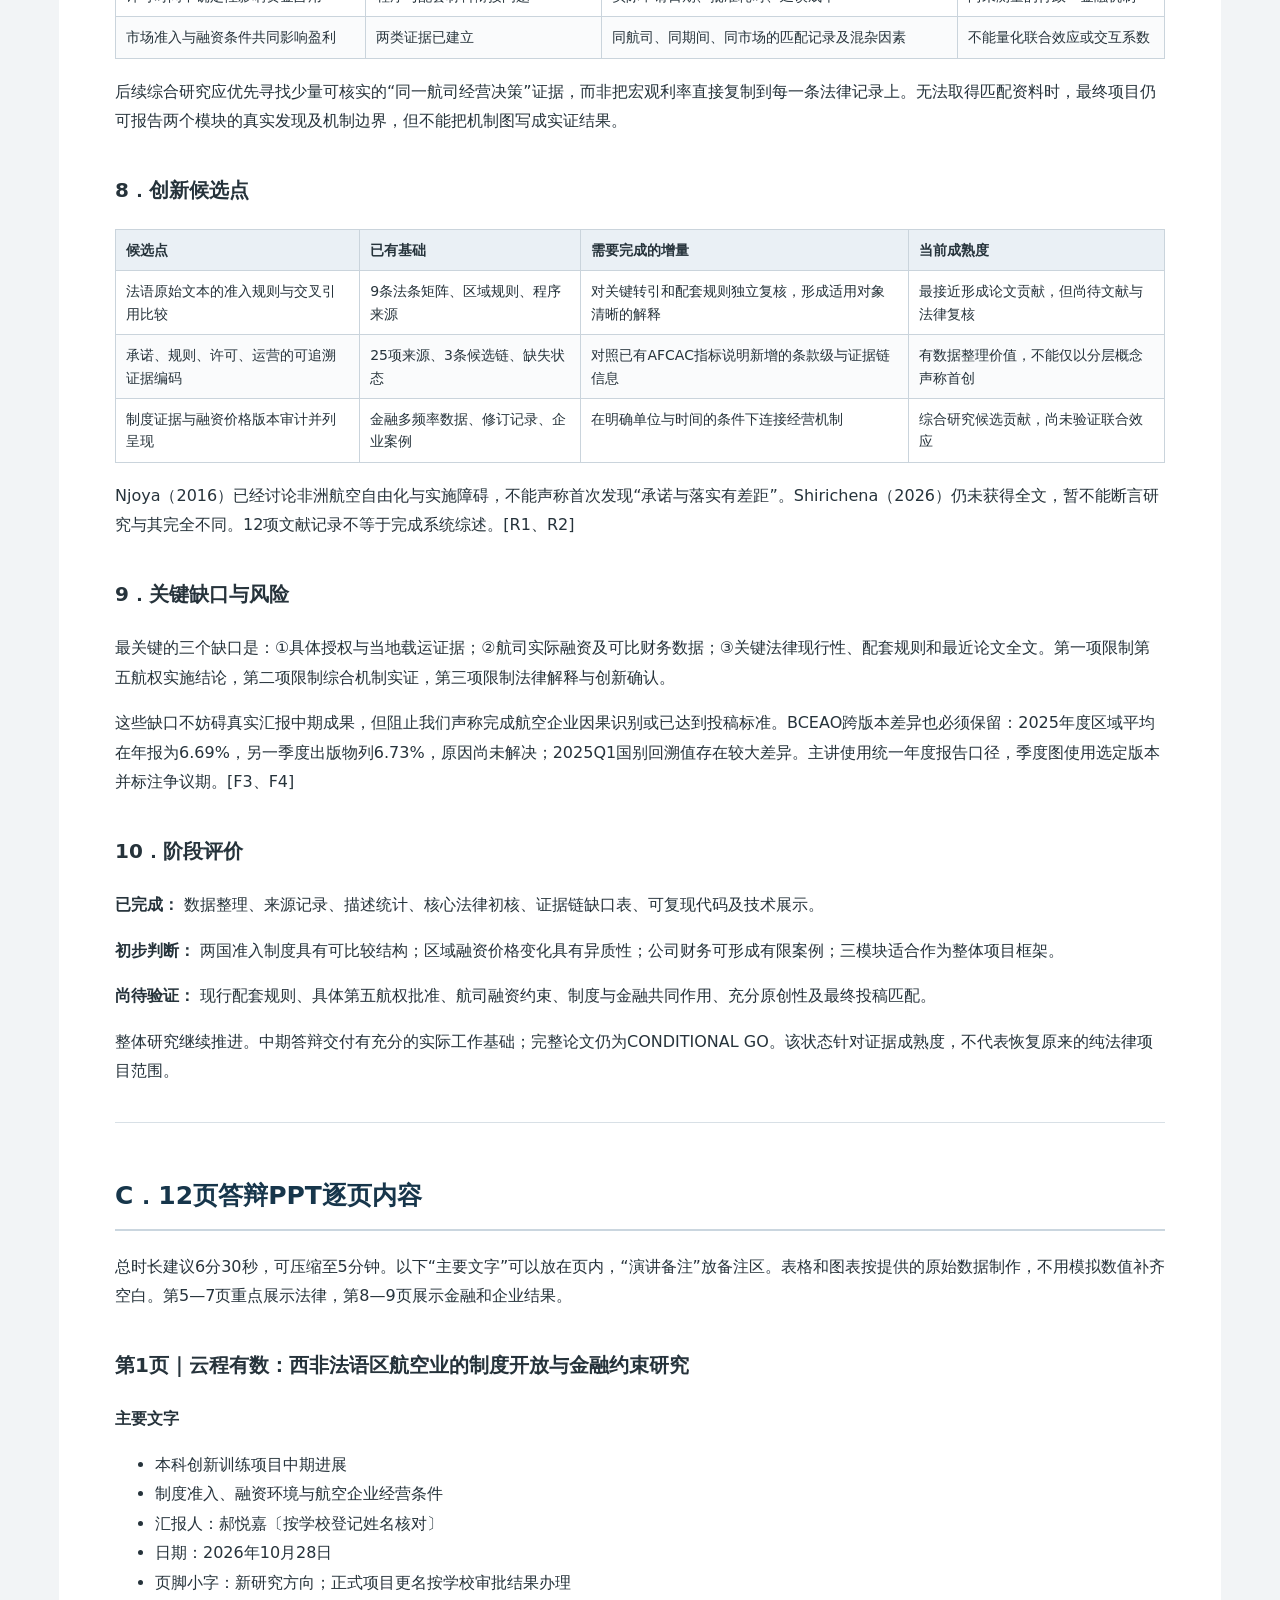
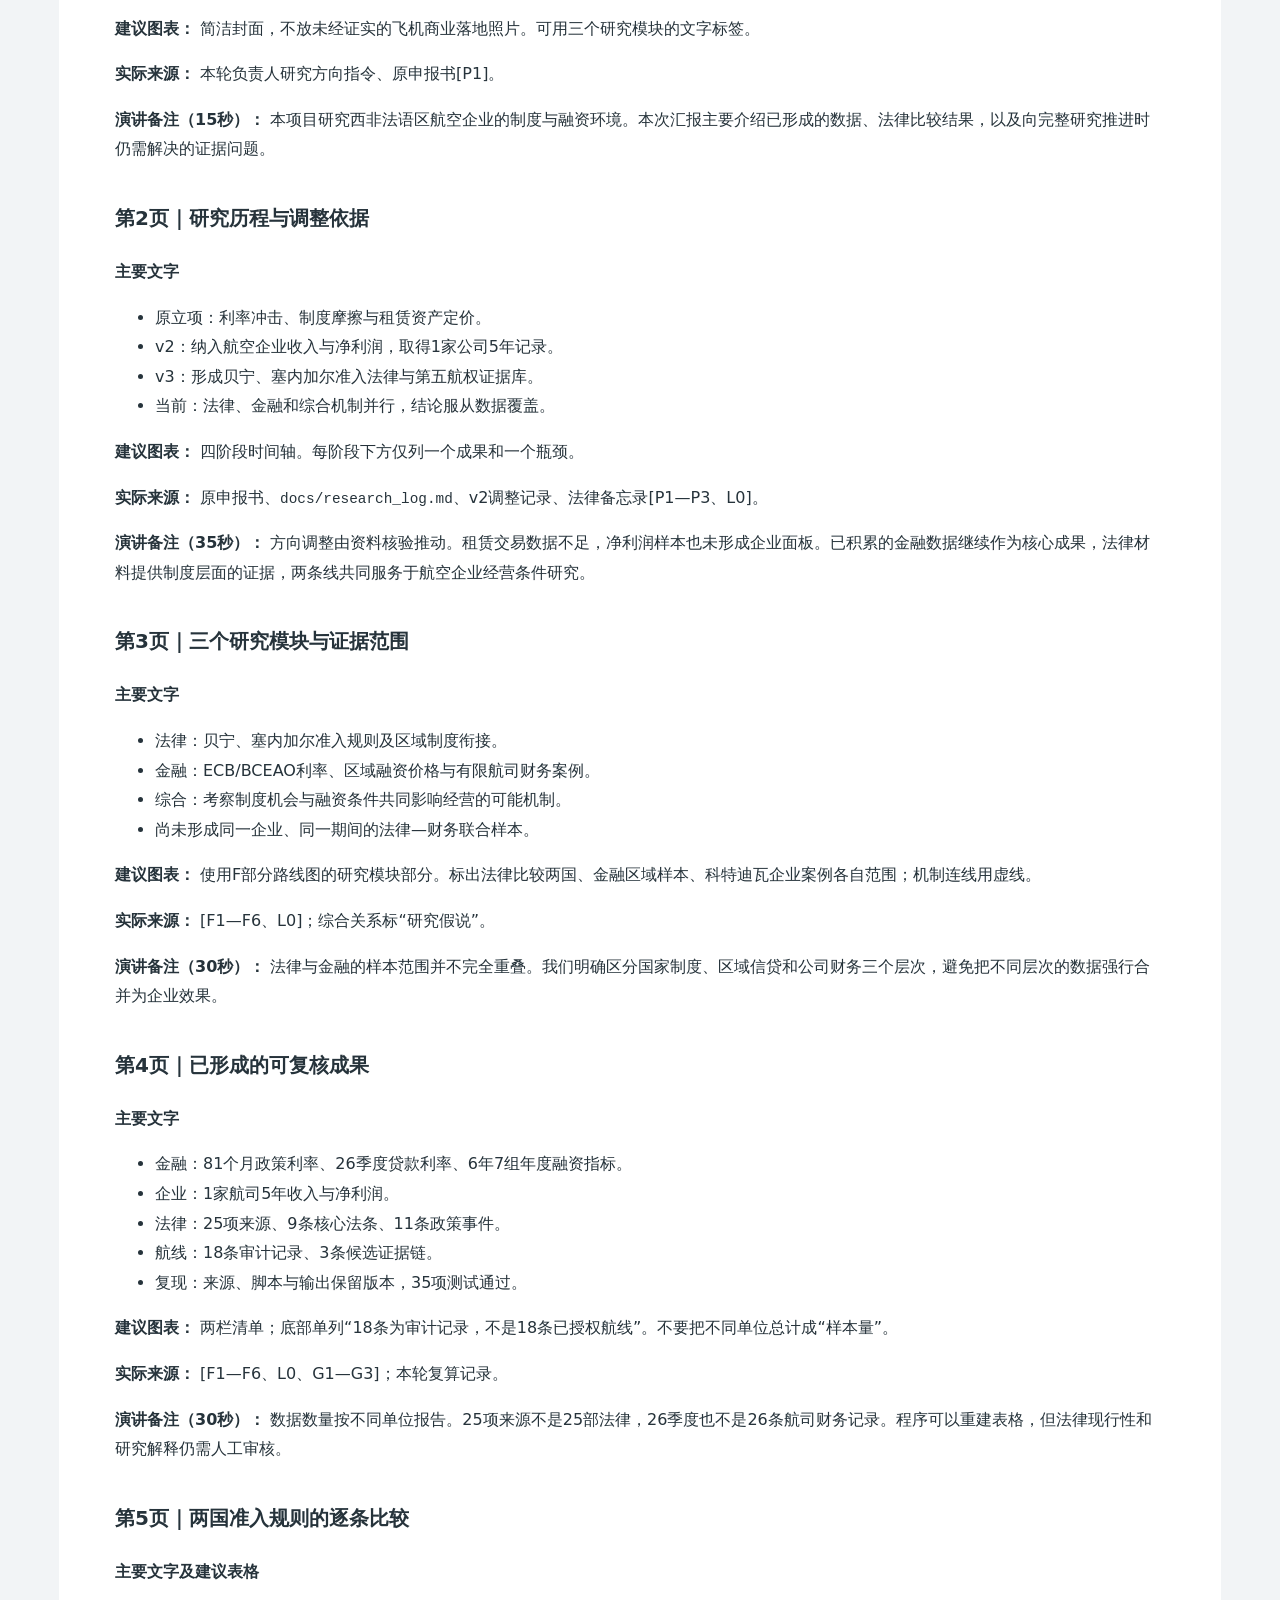
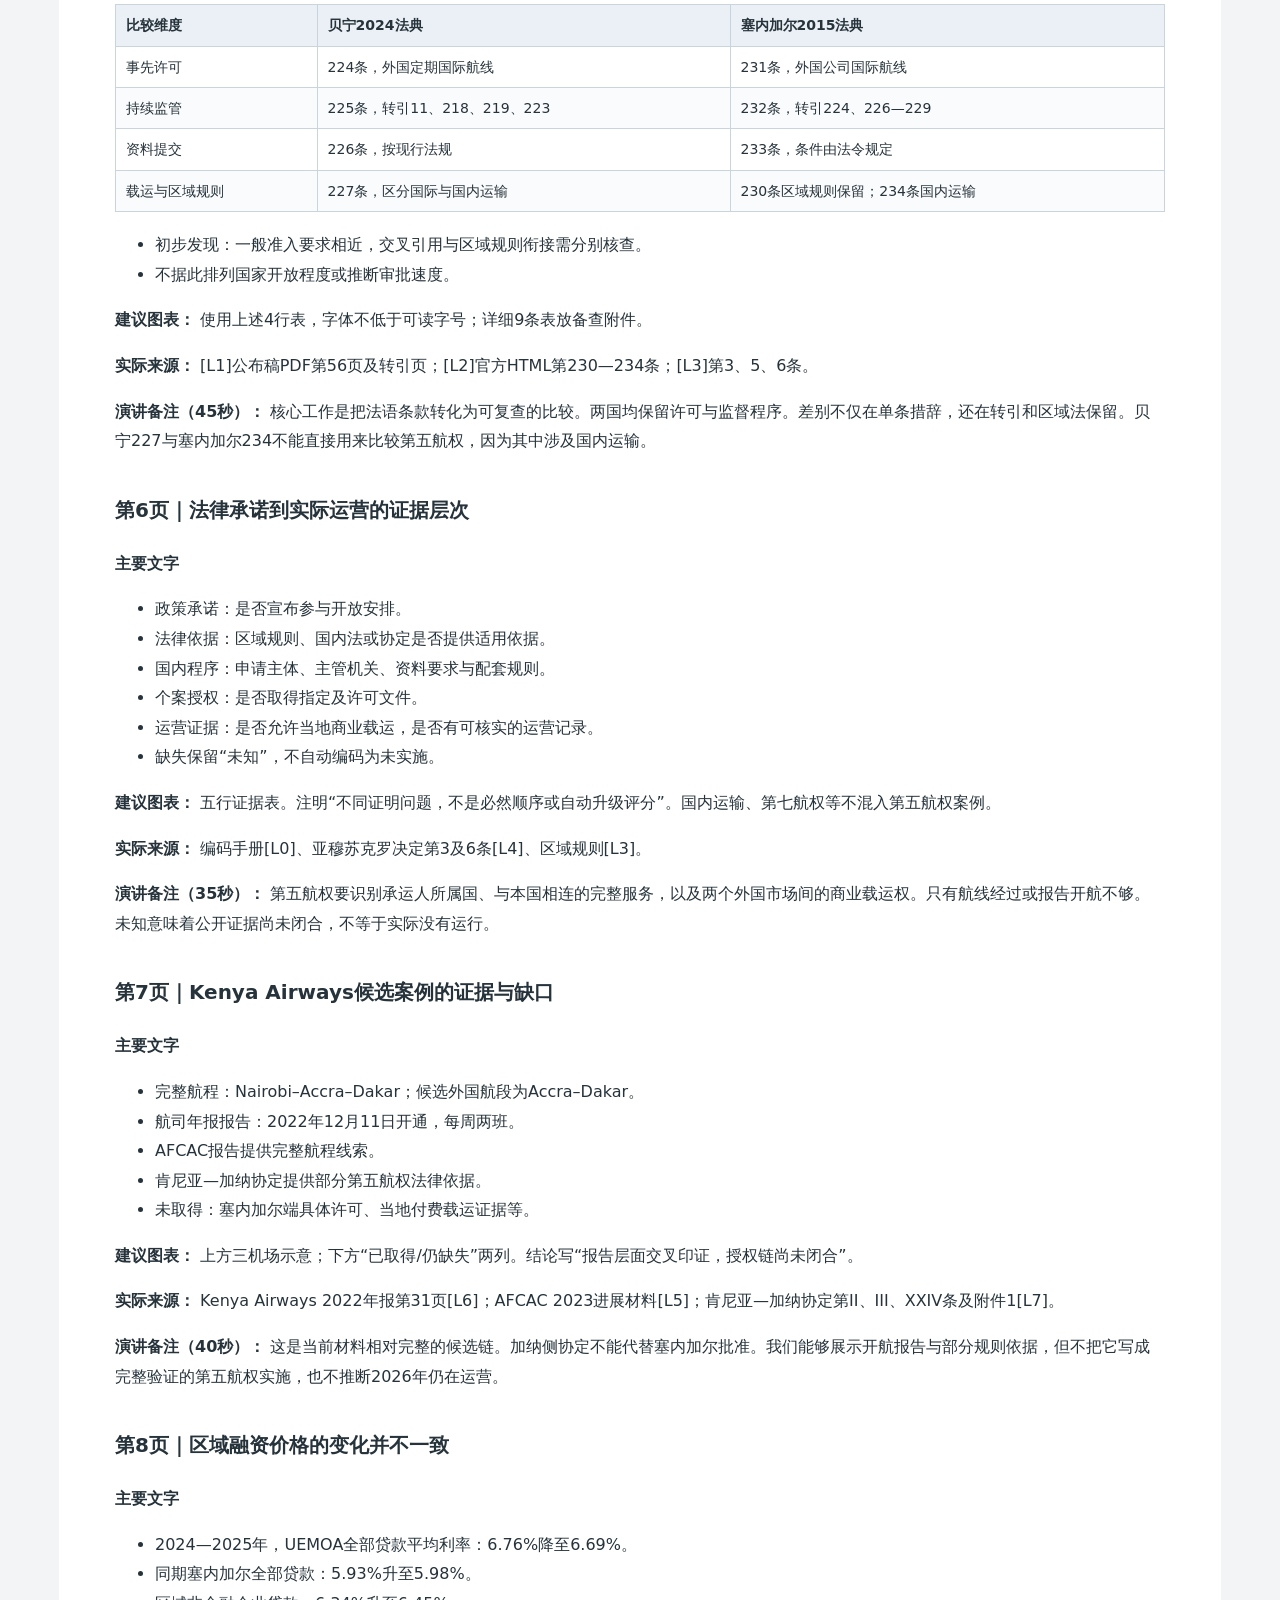
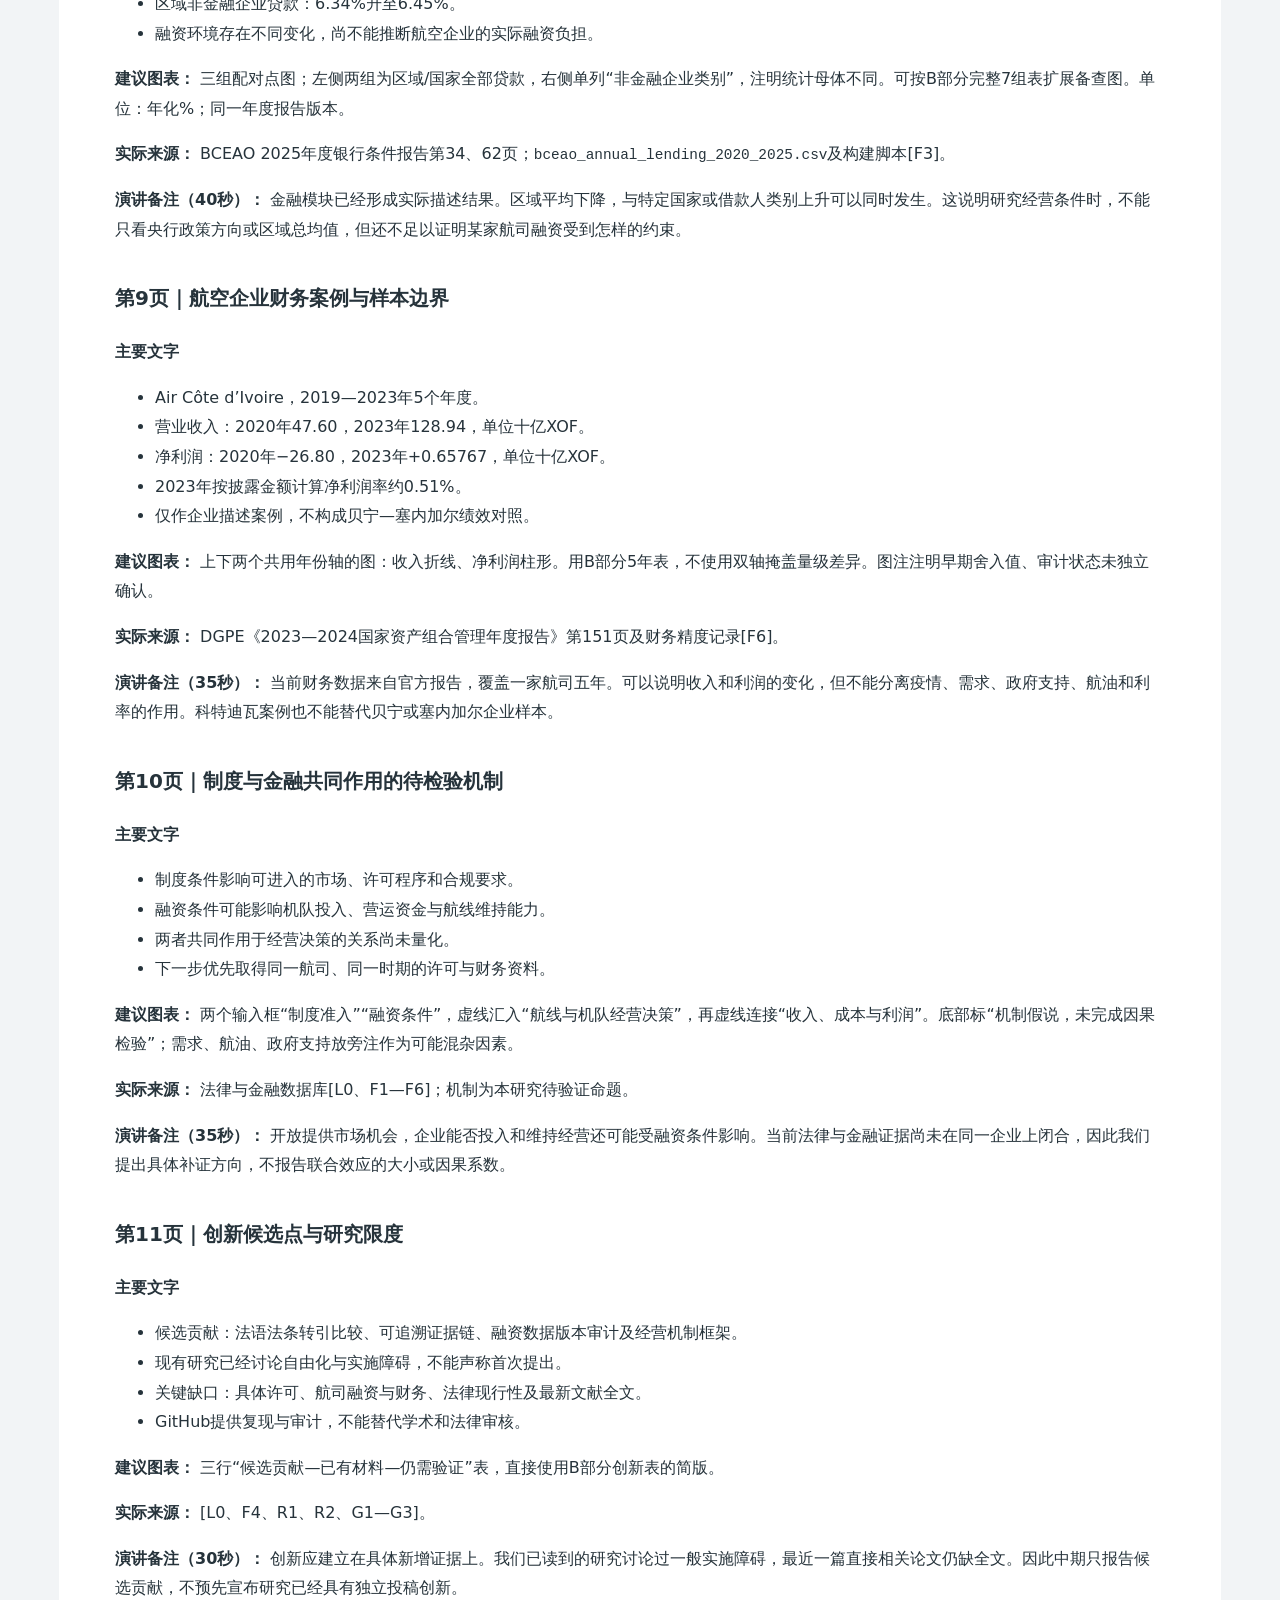
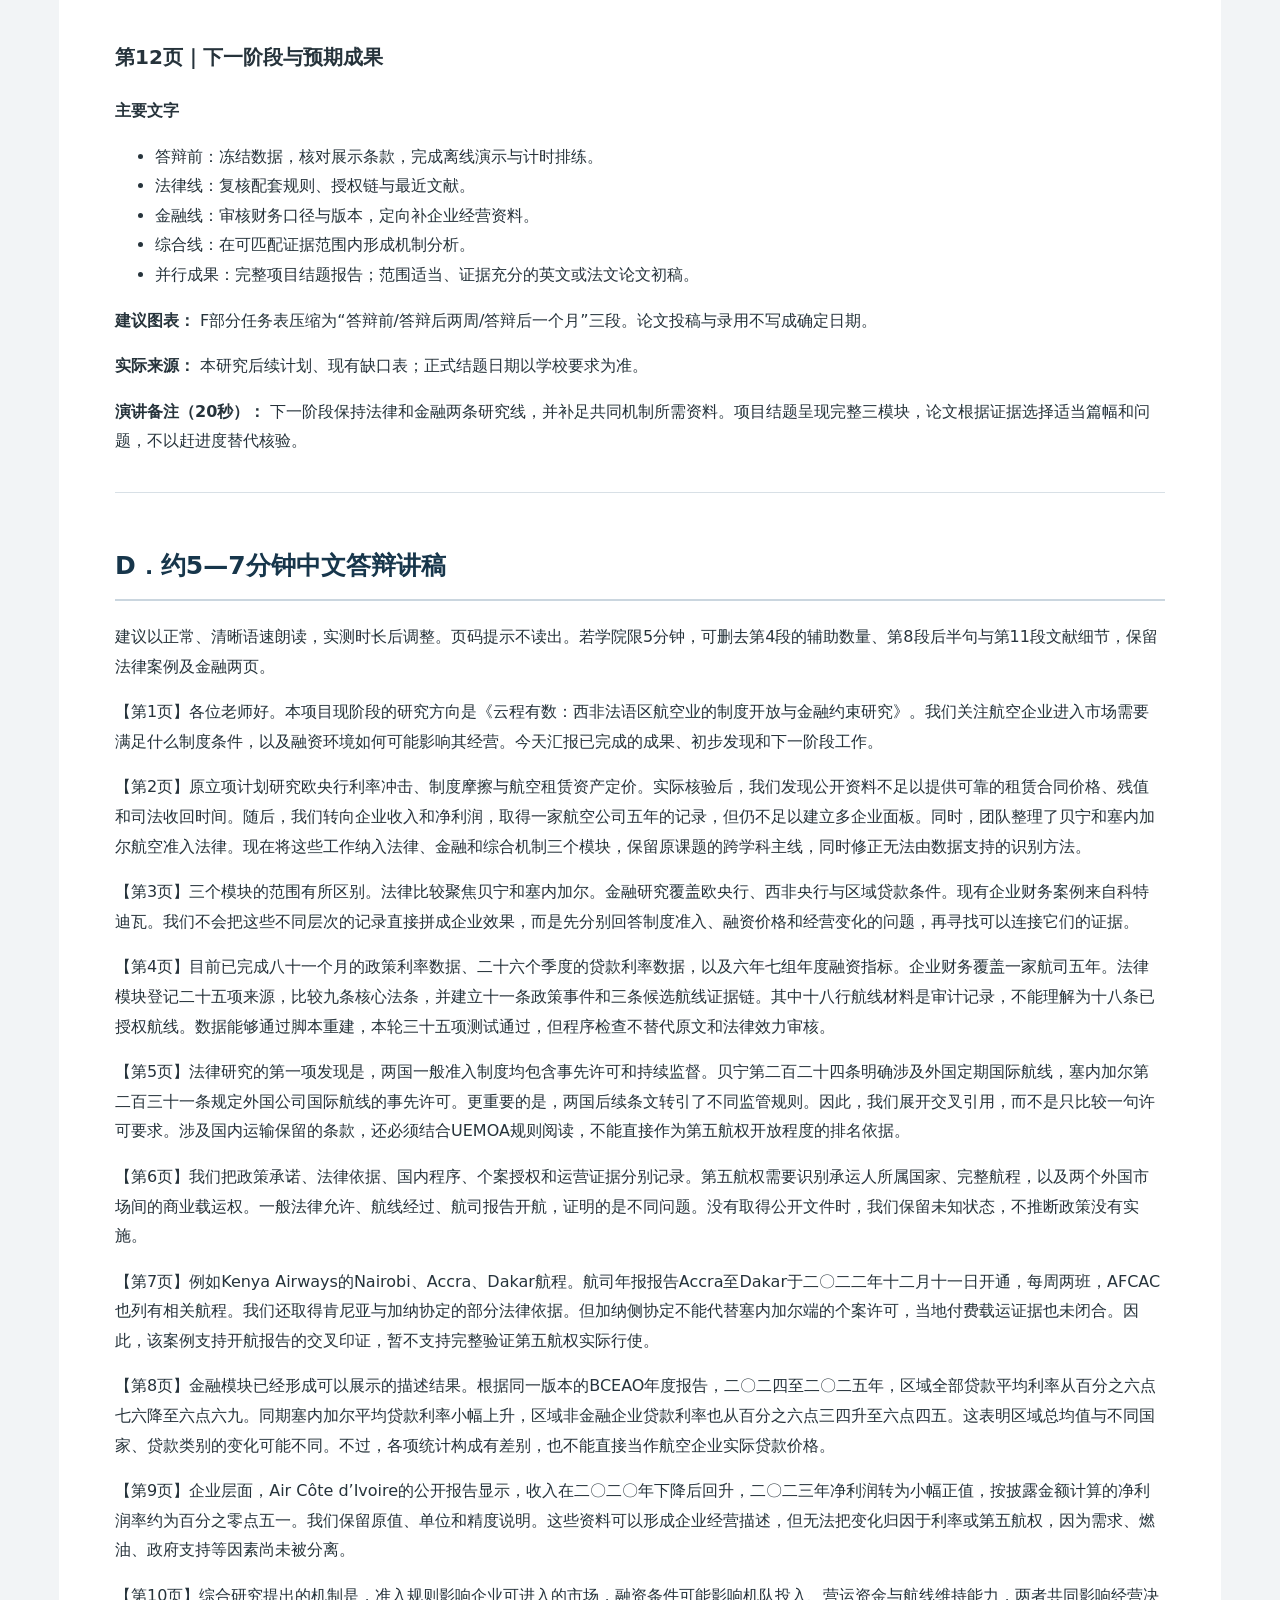
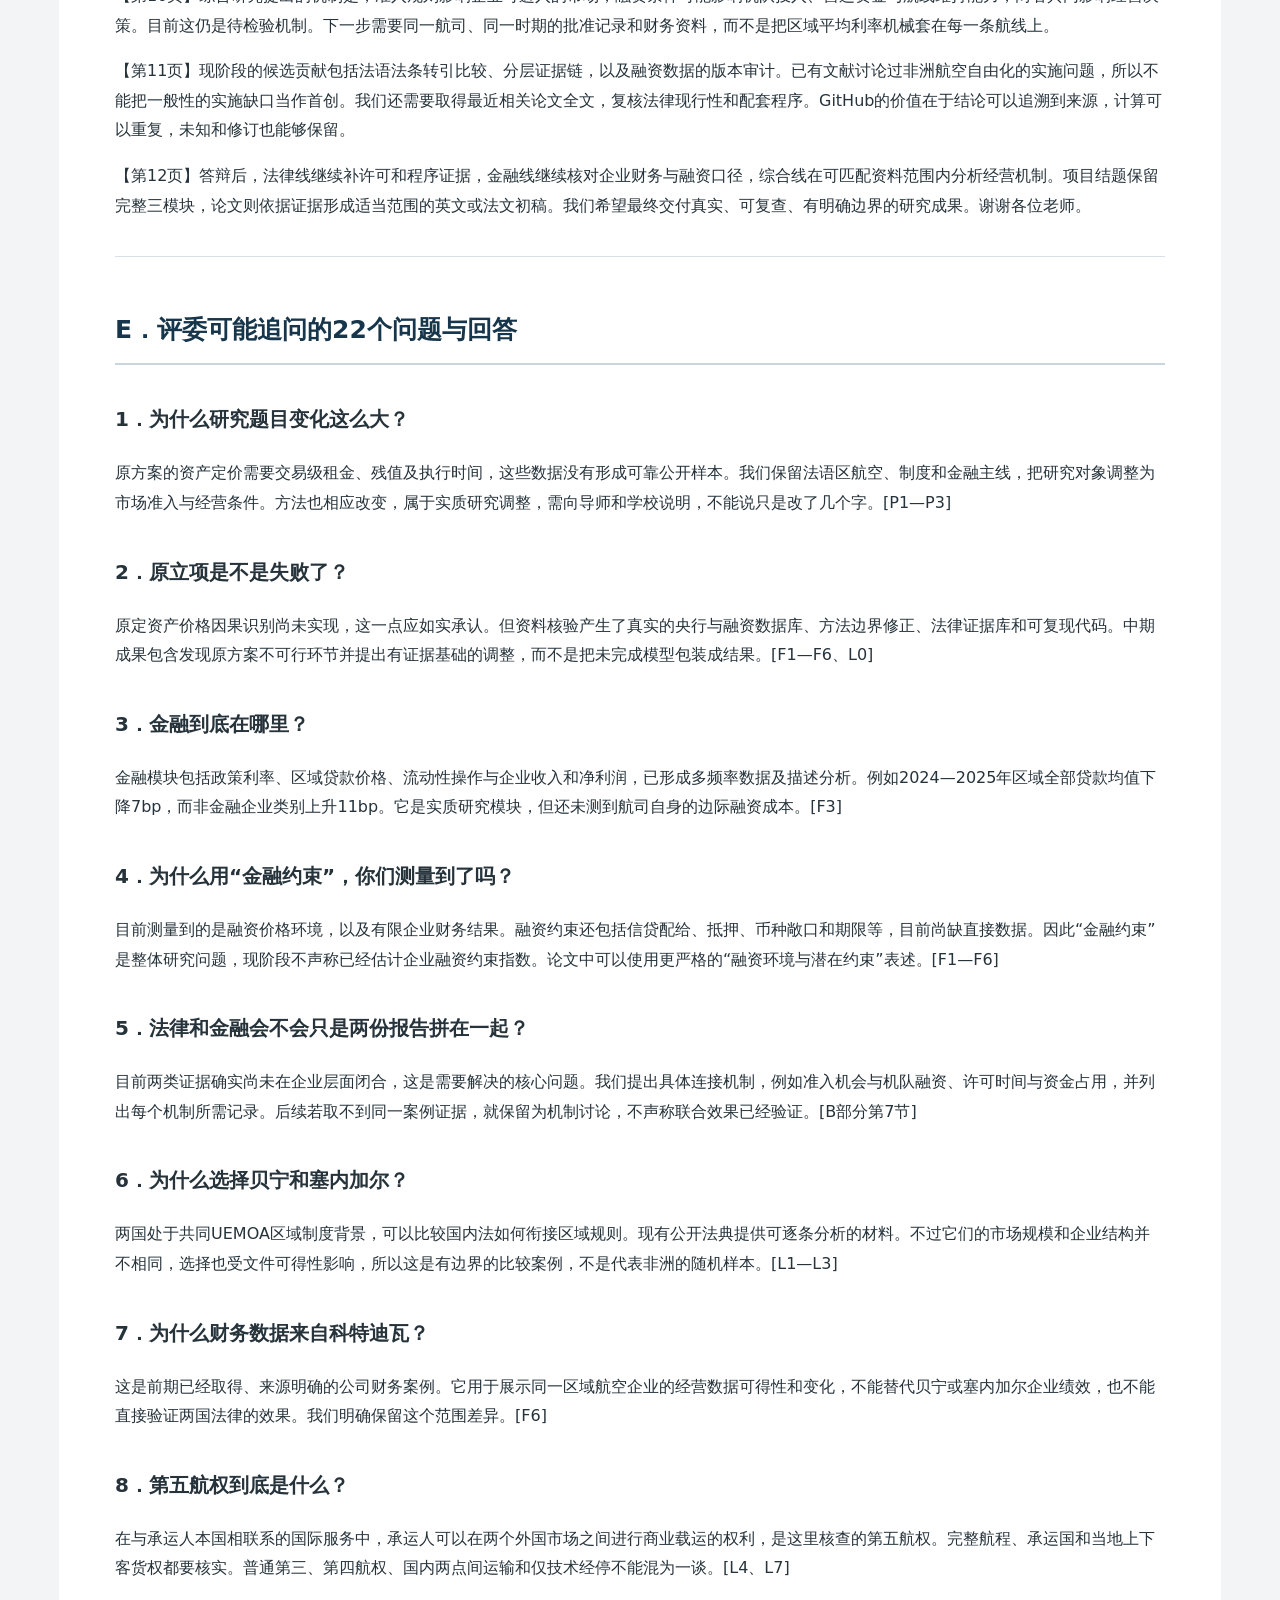
<file: docs/midterm_20261028/index.html>
<!doctype html><html lang="zh-CN"><head><meta charset="utf-8"><meta name="viewport" content="width=device-width,initial-scale=1"><title>云程有数｜2026年10月28日中期答辩完整文字包</title><style>
  :root{color-scheme:light}body{margin:0;background:#f2f4f6;color:#26333b;font-family:system-ui,-apple-system,"Microsoft YaHei","PingFang SC",sans-serif;font-size:16px;line-height:1.85}main{max-width:1050px;margin:32px auto;padding:48px 56px;background:white}h1{font-size:30px;line-height:1.45;color:#17364b}h2{font-size:25px;margin-top:2em;color:#17364b;border-bottom:2px solid #cad6df;padding-bottom:.4em}h3{font-size:20px;margin-top:1.8em}h4{font-size:18px}a{color:#15618c;overflow-wrap:anywhere}p,li{overflow-wrap:anywhere}table{border-collapse:collapse;width:100%;font-size:14px;line-height:1.6;margin:18px 0}th,td{border:1px solid #cad4dc;padding:9px 10px;text-align:left;vertical-align:top}th{background:#eaf0f5}tr:nth-child(even){background:#fafbfc}code{font-family:ui-monospace,Consolas,monospace;font-size:.9em;overflow-wrap:anywhere}pre{background:#f3f5f7;padding:16px;white-space:pre-wrap}hr{border:0;border-top:1px solid #d8e0e6;margin:36px 0}figure{margin:24px 0}svg{width:100%;height:auto}figcaption{color:#596b78;font-size:14px}.use-note{background:#edf5f8;padding:14px 18px;border-left:4px solid #276b88}strong{font-weight:650}
  @media(max-width:700px){main{padding:22px 16px;margin:0}table{font-size:12px}th,td{padding:6px}h1{font-size:25px}}@media print{body{background:white;font-size:10.5pt}main{max-width:none;margin:0;padding:0}h2{break-before:page}h2:first-of-type{break-before:auto}h2,h3{break-after:avoid}tr,figure{break-inside:avoid}table{font-size:9pt}a{color:inherit;text-decoration:none}pre{font-size:9pt}@page{size:A4;margin:18mm}}
  </style></head><body><main><p class="use-note">完整文字资料：含进展报告、12页PPT内容、约5—7分钟讲稿、22个问答、路线图、任务表与来源索引。可直接复制文字与表格；按 Ctrl+F 查找章节，按 Ctrl+P 打印或另存为PDF。本文件可离线打开，原始来源链接需联网。</p><h1>云程有数：西非法语区航空业的制度开放与金融约束研究</h1>
<h2>2026年10月28日中期答辩完整文字包</h2>
<p>编制日期：2026年10月24日。用途：中期进展报告、12页PPT制作、5—7分钟答辩及质询准备。</p>
<p>本稿采用项目负责人最新确定的完整研究方向：法律制度、金融环境、综合机制三个模块并行。此前把整体项目收缩为纯法律比较的执行建议不再适用。法律比较仍是证据相对集中的研究模块，金融研究保留为实质成果，综合机制为待验证部分。</p>
<p>新题名是负责人确定的研究方向名称，学校正式更名批准状态尚未确认。学校系统、申报表等仍按正式登记名称填写，必要时加注“中期研究方向调整”。论文题目可根据最终证据和投稿范围另定，不必逐字等同于项目名称。</p>
<p>归档更新（2026-10-24）：已对照最新分支补入金融展示完成状态；最新复验30＋6项测试通过。浏览器验证沿用 <code>docs/verification_20261024_v3.md</code> 的记录，答辩电脑双击与投影验收仍待完成。以下研究数字未因展示更新而扩大。</p>
<h3>使用与证据说明</h3>
<ul>
<li>本稿只整合现有材料，未开展新一轮广泛检索。数字来自仓库数据和重新计算，法律判断沿用已有原文核验记录，不表示本轮重新认证所有文件的现行效力。</li>
<li>核查版本：main <code>a5af45deba195e53debdefd74ee12de6fe3f21b2</code>；研究分支 <code>research/fifth-freedom-bj-sn-v3</code>，提交 <code>248c1bcd644085d8747eec877cae793b7a230428</code>。该研究分支的 <code>data/</code> 与上述main版本一致。</li>
<li>法律数据快照证据截止2026年10月19日；10月23日收录的法语组底稿单独归档，尚未作为独立核验结果并入主数据库。金融数据各有统计期和出版版本，不存在统一的“最新2026全年样本”。</li>
<li>本轮重新运行金融构建脚本，生成结果与仓库数据一致；30项常规测试和6项法律证据测试通过。测试只覆盖特定结构与计算，不认证法律效力、外部事实或因果结论。</li>
<li>下文方括号编号对应文末“来源与复现索引”。PPT建议在页脚保留简短来源和页码，完整链接放在备注中。</li>
</ul>
<hr>
<h2>A．项目研究历程与调整说明</h2>
<h3>1．研究问题的连续性</h3>
<p>项目始终关注西非法语区航空企业面对的跨境制度与融资条件。原方案希望直接估计这些条件对飞机租赁资产价格的影响。实际研究中，宏观金融公开数据可以取得，微观租赁合同、残值和违约收回时间则缺少可核验的交易与案件记录。因此，研究对象从资产定价拓展为航空企业经营条件，同时保留金融与制度两条研究线。</p>
<p>调整不是简单替换标题或变量：原方案的资产定价因果识别，转为制度文本比较、融资数据描述、有限企业财务案例和机制分析。最终目标仍是解释航空业经营环境，但结论强度服从证据。</p>
<h3>2．可核验的阶段记录</h3>
<table>
<thead>
<tr>
<th>阶段</th>
<th>研究问题与工作</th>
<th>实际成果</th>
<th>调整原因与当前地位</th>
</tr>
</thead>
<tbody><tr>
<td>原立项v1</td>
<td>ECB利率、OHADA制度摩擦与航空租赁资产定价</td>
<td>原申报书、答辩材料；后续重建的租赁情景模型</td>
<td>缺真实交易租金、残值、合同敞口和案件执行时间。旧模型保留为假设演示</td>
</tr>
<tr>
<td>2026-10-15数据与方法整理</td>
<td>核验央行政策与区域融资条件，检查识别边界</td>
<td>81个月政策利率、26季度贷款数据、年度融资数据、版本审计及程序</td>
<td>公开金融数据可形成真实成果；“固定汇率必然同步加息”等原设定需要纠正</td>
</tr>
<tr>
<td>2026-10-16 v2</td>
<td>将航空企业净利润与收入纳入结果变量</td>
<td>Air Côte d’Ivoire 2019—2023年5条公司年度记录、财务变量字典、可得性矩阵</td>
<td>企业样本不足，未形成多航司面板。净利润不能作为租赁价格的替代测量</td>
</tr>
<tr>
<td>2026-10-18至19日 v3法律补证</td>
<td>贝宁、塞内加尔准入制度、第五航权证据链</td>
<td>25项来源、9条核心法条、11条事件、18条航线审计记录、3条候选证据链、12项文献记录</td>
<td>第五航权个案许可和当地载运证据不完整；条件性推进制度与证据研究</td>
</tr>
<tr>
<td>2026-10-22至23日协作整理</td>
<td>数据、法语组底稿、展示与复现</td>
<td>v3展示页及离线单页；法语组Markdown和比较CSV归档；代码检查</td>
<td>技术成果可展示，独立法律复核、现场浏览器验收和研究整合仍需继续</td>
</tr>
<tr>
<td>2026-10-24综合方向确认</td>
<td>《云程有数》三模块研究</td>
<td>本中期进展报告、12页内容、讲稿、问答与路线图</td>
<td>保留完整项目，明确法律、金融证据与综合机制之间的边界</td>
</tr>
</tbody></table>
<p>依据：[P1—P3、G1—G3]。日期按现有研究记录及提交历史整理，不推断未记录的工作或访谈已经发生。</p>
<h3>3．原方案需要公开纠正的内容</h3>
<ol>
<li>原申报书把2024年ECB描述为持续加息。现有政策事件记录显示其在2024年6月转向降息，不能沿用原表述。[F1、P2]</li>
<li>XOF与欧元的固定汇率联系不意味着BCEAO政策利率逐次同步调整，是否同步应以两条实际时间序列判断。[F1、F2]</li>
<li>ECB利率对当地单家航司而言难以操纵，不足以证明它是有效工具变量。全球融资、汇率、燃油和需求等路径可能直接影响企业经营，排除限制尚未成立。[P2]</li>
<li>OHADA法律条款、司法效能指标与飞机实际收回月数是不同对象，不能直接换算。法国DGAC不能作为贝宁和塞内加尔国内民航主管机关的替代称谓。[P1、L1、L2]</li>
<li>原租赁模型中的假设参数和计算租金不能作为市场报价。中期不声称完成2SLS、机型因果比较、专家访谈或企业内部数据采集。[P1—P3]</li>
</ol>
<h3>4．可提交给导师的调整理由</h3>
<p>项目在数据核验后发现，原拟使用的微观租赁交易价格和法律执行时间尚无法获得可靠公开样本，航空企业财务信息也不足以支持原定因果识别。团队已完成ECB/BCEAO政策与区域信贷数据整理，并建立贝宁、塞内加尔航空市场准入证据库。现申请以“制度开放与金融约束”为整体框架，保留航空产业、法语原始资料和金融研究特色，采用制度比较、描述性统计和企业案例相结合的方法。该调整保留原课题的问题意识，实质修正研究对象、证据要求和方法，不将数据不足掩盖为已经验证的机制。正式名称、研究内容和预期成果调整请指导教师及学校按规定审核。</p>
<hr>
<h2>B．中期研究进展报告</h2>
<h3>1．研究目标与三个问题</h3>
<p>总目标：利用公开、低成本、可追溯的法语和英语资料，分析西非法语区航空企业所处的市场准入制度与融资环境，识别二者可能共同影响经营条件的机制和证据缺口。</p>
<p><strong>制度问题：</strong> UEMOA、SAATM相关区域安排与贝宁、塞内加尔国内许可规则如何衔接？一般规则、具体批准与运营报告之间分别有什么证据？</p>
<p><strong>金融问题：</strong> ECB、BCEAO政策利率与区域银行贷款价格如何变化？区域平均、国家平均和贷款类别之间是否呈现不同变化？现有航司财务资料显示什么经营变化？</p>
<p><strong>综合问题：</strong> 市场准入机会在何种融资与经营条件下可能转化为航线投资和企业收益？目前证据能支持哪些环节，哪些仍需要企业或行政资料？</p>
<p>“金融约束”在本阶段是研究概念。现有利率主要刻画融资价格环境，尚未直接观测航司被拒贷、额度不足、债务契约或实际边际融资成本，不能声称已经测量完整的企业融资约束。</p>
<h3>2．范围与分析单位</h3>
<table>
<thead>
<tr>
<th>模块</th>
<th>主要范围</th>
<th>分析单位</th>
<th>使用边界</th>
</tr>
</thead>
<tbody><tr>
<td>法律制度</td>
<td>贝宁、塞内加尔；UEMOA与SAATM制度背景</td>
<td>法条、政策文书、事件、具体航线证据链</td>
<td>法条存在与实际行政实施分开</td>
</tr>
<tr>
<td>金融环境</td>
<td>ECB、BCEAO、UEMOA；已有塞内加尔、科特迪瓦贷款序列</td>
<td>月末政策利率、季度贷款均值、年度加权均值</td>
<td>区域银行数据不等于航空企业贷款数据</td>
</tr>
<tr>
<td>企业经营</td>
<td>Air Côte d’Ivoire 2019—2023年</td>
<td>同一家企业的年度收入与净利润</td>
<td>是辅助企业案例，不是贝宁—塞内加尔绩效对照</td>
</tr>
<tr>
<td>综合研究</td>
<td>西非法语区航空企业经营条件</td>
<td>分层证据与待检验机制</td>
<td>尚未形成同国、同航司、同期间的法律—财务联合样本</td>
</tr>
</tbody></table>
<p>贝宁与塞内加尔具有共同区域制度背景，有利于比较国内法律衔接方式。案例选择也受公开文件可得性影响，不能宣称代表全部非洲或已控制所有经济差异。科特迪瓦财务材料的加入延续已有金融成果，不扩大法律比较国家范围，也不能填补贝宁或塞内加尔航司财务缺口。</p>
<h3>3．成果与数据数量</h3>
<table>
<thead>
<tr>
<th>已有成果</th>
<th>数量及时间</th>
<th>数量的准确含义</th>
<th>状态</th>
</tr>
</thead>
<tbody><tr>
<td>ECB政策事件表</td>
<td>21条，含样本前初始状态</td>
<td>生效日期与DFR/MRO值，用于构建月末水平</td>
<td>已整理，可复算</td>
</tr>
<tr>
<td>BCEAO政策事件表</td>
<td>10条，含样本前初始状态</td>
<td>最低投标与边际贷款工具记录</td>
<td>已整理，可复算</td>
</tr>
<tr>
<td>央行月末面板</td>
<td>81行，2020-01至2026-09</td>
<td>81个月份，每行含4个政策工具序列；不是81次冲击</td>
<td>已完成</td>
</tr>
<tr>
<td>连续贷款季度面板</td>
<td>26行，2020Q1至2026Q2</td>
<td>UEMOA、科特迪瓦、塞内加尔3条贷款序列及2条季末政策序列</td>
<td>已完成；版本争议保留</td>
</tr>
<tr>
<td>年度融资表</td>
<td>6行×7个利率序列，2020—2025</td>
<td>42个序列年度值，不是42个独立企业</td>
<td>已完成</td>
</tr>
<tr>
<td>流动性招标月度表</td>
<td>21行，2024-07至2026-03</td>
<td>一周流动性注入操作的月度统计，非21次周度招标</td>
<td>已完成</td>
</tr>
<tr>
<td>航司财务表</td>
<td>1家公司×5年，2019—2023</td>
<td>5条记录，每条有收入与净利润；早期图示值有舍入</td>
<td>初步财务案例完成</td>
</tr>
<tr>
<td>航司财务可得性矩阵</td>
<td>4家×7年，共28个候选格</td>
<td>仅5格已有收入和净利润，余23格待核；不是28条有效财务观察</td>
<td>已建立检索台账</td>
</tr>
<tr>
<td>法律模块来源登记</td>
<td>25项</td>
<td>22项官方一手、2项航司一手、1项官方托管委托分析；并非25部法律</td>
<td>已登记，核验深度不一</td>
</tr>
<tr>
<td>政策事件</td>
<td>11条</td>
<td>编码事件，不等于11次已实施改革</td>
<td>已编码</td>
</tr>
<tr>
<td>核心法条</td>
<td>9条</td>
<td>贝宁224—227条、塞内加尔230—234条；另跟踪转引</td>
<td>初核完成，独立复核未完成</td>
</tr>
<tr>
<td>航线审计记录</td>
<td>18行</td>
<td>包含不同证据项与核查记录，不等于18条独立航线，更不等于已授权航线</td>
<td>已整理</td>
</tr>
<tr>
<td>候选证据链</td>
<td>3条</td>
<td>KQ、Afrijet、Mauritanian候选链；均未闭合全部批准与载运证据</td>
<td>缺口明确</td>
</tr>
<tr>
<td>文献矩阵</td>
<td>12项</td>
<td>10项期刊记录、1本书、1份报告；不等于12篇全文精读</td>
<td>部分精读</td>
</tr>
<tr>
<td>自动检查</td>
<td>36项通过</td>
<td>30项常规测试与6项法律证据测试；不认证研究结论真伪</td>
<td>本轮复跑通过</td>
</tr>
</tbody></table>
<p>来源：[F1—F6、L0、G1—G3]。原6季度短表和2026Q2版本表与26季度主面板存在重叠，保留用于版本审计，不相加扩大样本。8条控制变量来源计划也不计为已采集数据。</p>
<h3>4．法律制度的初步发现</h3>
<p><strong>发现一：两国一般准入要求均保留行政授权环节。</strong> 贝宁224条针对外国航司往返贝宁的定期国际航线，塞内加尔231条规定外国公司国际航线的事先许可。一般授权框架的存在不能证明特定航司已经获批，也不能直接判为不符合开放承诺。[L1、L2]</p>
<p><strong>发现二：比较需要展开交叉引用。</strong> 贝宁225条转引11、218、219、223条；塞内加尔232条转引224及226—229条。已取得文本显示二者连接的监管规则不同，单读许可条款会遗漏适用内容。但引用条数不能衡量监管强度、审批耗时或开放程度。[L1、L2、L0]</p>
<p><strong>发现三：国内运输保留与第五航权不能混用。</strong> 贝宁227条同时涉及国际商业载运与国内运输；塞内加尔234条涉及国内运输保留，须连同230条对UEMOA规则的保留阅读。不能只比较国籍措辞，就认定某国更开放。[L1—L3]</p>
<p><strong>发现四：公开程序文件与法典存在时间衔接待核问题。</strong> 贝宁AIP页面仍刊载1989年令，塞内加尔AIP刊载2004年命令及旧条号。现有证据支持继续追踪配套规则和机构权限，尚不足以认定旧规失效、法律冲突或监管违法。[L8、L9]</p>
<p><strong>发现五：第五航权证据链成熟度有限。</strong> Kenya Airways 2022年报第31页报告Accra–Dakar于2022年12月11日开通、每周两班；AFCAC列有相关完整航程。肯尼亚—加纳协定提供部分法律依据。但塞内加尔端个案许可、当前协定连续性和当地付费载运仍未闭合，不能标为完整核实的第五航权行使。[L5—L7]</p>
<h3>5．金融环境的实际发现</h3>
<p>以下统一采用BCEAO 2025年度银行条件报告版本；单位为年化百分比，变化单位为基点，1个百分点=100基点。[F3]</p>
<table>
<thead>
<tr>
<th>系列</th>
<th align="right">2024</th>
<th align="right">2025</th>
<th align="right">变化（bp）</th>
</tr>
</thead>
<tbody><tr>
<td>UEMOA全部贷款</td>
<td align="right">6.76%</td>
<td align="right">6.69%</td>
<td align="right">−7</td>
</tr>
<tr>
<td>科特迪瓦全部贷款</td>
<td align="right">6.45%</td>
<td align="right">6.26%</td>
<td align="right">−19</td>
</tr>
<tr>
<td>塞内加尔全部贷款</td>
<td align="right">5.93%</td>
<td align="right">5.98%</td>
<td align="right">+5</td>
</tr>
<tr>
<td>UEMOA非金融企业贷款</td>
<td align="right">6.34%</td>
<td align="right">6.45%</td>
<td align="right">+11</td>
</tr>
<tr>
<td>UEMOA设备贷款</td>
<td align="right">7.04%</td>
<td align="right">7.06%</td>
<td align="right">+2</td>
</tr>
<tr>
<td>UEMOA出口贷款</td>
<td align="right">6.51%</td>
<td align="right">6.79%</td>
<td align="right">+28</td>
</tr>
<tr>
<td>UEMOA营运资金贷款</td>
<td align="right">6.38%</td>
<td align="right">6.44%</td>
<td align="right">+6</td>
</tr>
</tbody></table>
<p><strong>可支持：</strong> 区域平均融资价格下降时，某些国别或用途类别可以同时上升。各项采用不同借款人或贷款构成，不能将差异直接解释成相同贷款产品的国家风险差价，也不能由此推断航司融资成本。</p>
<p>26季度主面板中，UEMOA平均贷款利率从2024Q3的7.07%降至2026Q2的6.67%，端点相差40bp；后者在所用公报中为暂定值。中间有波动，不能称持续单调下降。[F4]</p>
<p>21个月的流动性注入操作加权利率从2024年7月5.5%降至2026年3月3.577%，端点变化−192.3bp。这是央行向银行投放流动性的成交条件，不是银行间拆借或航空企业贷款利率，不能与另一频率端点相除构造“传导系数”。[F5]</p>
<p>已有探索性季度变化相关分析。例如ECB DFR与BCEAO TMS同季变动相关系数约0.542（25个差分观察）；BCEAO与塞内加尔贷款变动同季相关约0.091（排除版本争议影响后23个观察）。这些数字不作显著性、因果或预测性能判断，中期主讲页不以相关系数排名作为发现。[F4、P3]</p>
<h3>6．航空企业财务案例</h3>
<p>Air Côte d’Ivoire公开报告记录如下。金额单位为十亿XOF，利润率由仓库数值计算，四舍五入至两位小数。[F6]</p>
<table>
<thead>
<tr>
<th>年份</th>
<th align="right">营业收入</th>
<th align="right">净利润</th>
<th align="right">净利润率</th>
<th>精度说明</th>
</tr>
</thead>
<tbody><tr>
<td>2019</td>
<td align="right">109.30</td>
<td align="right">−7.33</td>
<td align="right">−6.71%</td>
<td>官方图示舍入值</td>
</tr>
<tr>
<td>2020</td>
<td align="right">47.60</td>
<td align="right">−26.80</td>
<td align="right">−56.30%</td>
<td>官方图示舍入值</td>
</tr>
<tr>
<td>2021</td>
<td align="right">78.60</td>
<td align="right">−9.01</td>
<td align="right">−11.46%</td>
<td>官方图示舍入值</td>
</tr>
<tr>
<td>2022</td>
<td align="right">113.50</td>
<td align="right">−0.93476</td>
<td align="right">−0.82%</td>
<td>收入图示值；净利润按仓库记录的正文精度</td>
</tr>
<tr>
<td>2023</td>
<td align="right">128.94</td>
<td align="right">+0.65767</td>
<td align="right">+0.51%</td>
<td>正文披露金额</td>
</tr>
</tbody></table>
<p><strong>可支持：</strong> 现有报告显示该公司收入在2020年较低，之后回升，2023年净利润转为小幅正值。<strong>不能支持：</strong> 这一变化由ECB利率、第五航权或贝宁/塞内加尔法律调整造成。2023年还早于贝宁2024年法典，不能建立其改革后的绩效比较。</p>
<p>数据来自官方国有资产组合报告，不是已取得的逐年独立审计财务报表。具体财年结束日、完整会计范围及政府支持的会计确认仍待核。仓库2022年备注另提DGPE 2023报告正文精度，正式投稿前需补足对应版本定位。不能把政府注资直接计入营业收入或机械从净利润中扣除。</p>
<h3>7．综合研究：已有材料与机制假说</h3>
<p>现有材料支持把“进入市场的制度条件”与“投入运营的融资条件”同时纳入研究框架，尚未证明二者的联合效果。</p>
<table>
<thead>
<tr>
<th>可能机制</th>
<th>现有支持</th>
<th>尚缺的关键证据</th>
<th>本阶段表达</th>
</tr>
</thead>
<tbody><tr>
<td>准入机会扩大可经营航线范围</td>
<td>一般准入规则、候选航线报告</td>
<td>个案批准、可销售航段、航线时序与需求</td>
<td>待检验的市场机会机制</td>
</tr>
<tr>
<td>融资成本或额度影响机队与航线投入</td>
<td>区域信贷价格及有限航司财务记录</td>
<td>航司实际贷款、租赁负担、币种敞口、拒贷/额度数据</td>
<td>融资环境可能构成约束</td>
</tr>
<tr>
<td>许可时间不确定性影响资金占用</td>
<td>程序与配套材料衔接问题</td>
<td>实际申请日期、批准耗时、延误成本</td>
<td>尚未测量的行政—金融机制</td>
</tr>
<tr>
<td>市场准入与融资条件共同影响盈利</td>
<td>两类证据已建立</td>
<td>同航司、同期间、同市场的匹配记录及混杂因素</td>
<td>不能量化联合效应或交互系数</td>
</tr>
</tbody></table>
<p>后续综合研究应优先寻找少量可核实的“同一航司经营决策”证据，而非把宏观利率直接复制到每一条法律记录上。无法取得匹配资料时，最终项目仍可报告两个模块的真实发现及机制边界，但不能把机制图写成实证结果。</p>
<h3>8．创新候选点</h3>
<table>
<thead>
<tr>
<th>候选点</th>
<th>已有基础</th>
<th>需要完成的增量</th>
<th>当前成熟度</th>
</tr>
</thead>
<tbody><tr>
<td>法语原始文本的准入规则与交叉引用比较</td>
<td>9条法条矩阵、区域规则、程序来源</td>
<td>对关键转引和配套规则独立复核，形成适用对象清晰的解释</td>
<td>最接近形成论文贡献，但尚待文献与法律复核</td>
</tr>
<tr>
<td>承诺、规则、许可、运营的可追溯证据编码</td>
<td>25项来源、3条候选链、缺失状态</td>
<td>对照已有AFCAC指标说明新增的条款级与证据链信息</td>
<td>有数据整理价值，不能仅以分层概念声称首创</td>
</tr>
<tr>
<td>制度证据与融资价格版本审计并列呈现</td>
<td>金融多频率数据、修订记录、企业案例</td>
<td>在明确单位与时间的条件下连接经营机制</td>
<td>综合研究候选贡献，尚未验证联合效应</td>
</tr>
</tbody></table>
<p>Njoya（2016）已经讨论非洲航空自由化与实施障碍，不能声称首次发现“承诺与落实有差距”。Shirichena（2026）仍未获得全文，暂不能断言研究与其完全不同。12项文献记录不等于完成系统综述。[R1、R2]</p>
<h3>9．关键缺口与风险</h3>
<p>最关键的三个缺口是：①具体授权与当地载运证据；②航司实际融资及可比财务数据；③关键法律现行性、配套规则和最近论文全文。第一项限制第五航权实施结论，第二项限制综合机制实证，第三项限制法律解释与创新确认。</p>
<p>这些缺口不妨碍真实汇报中期成果，但阻止我们声称完成航空企业因果识别或已达到投稿标准。BCEAO跨版本差异也必须保留：2025年度区域平均在年报为6.69%，另一季度出版物列6.73%，原因尚未解决；2025Q1国别回溯值存在较大差异。主讲使用统一年度报告口径，季度图使用选定版本并标注争议期。[F3、F4]</p>
<h3>10．阶段评价</h3>
<p><strong>已完成：</strong> 数据整理、来源记录、描述统计、核心法律初核、证据链缺口表、可复现代码及技术展示。</p>
<p><strong>初步判断：</strong> 两国准入制度具有可比较结构；区域融资价格变化具有异质性；公司财务可形成有限案例；三模块适合作为整体项目框架。</p>
<p><strong>尚待验证：</strong> 现行配套规则、具体第五航权批准、航司融资约束、制度与金融共同作用、充分原创性及最终投稿匹配。</p>
<p>整体研究继续推进。中期答辩交付有充分的实际工作基础；完整论文仍为CONDITIONAL GO。该状态针对证据成熟度，不代表恢复原来的纯法律项目范围。</p>
<hr>
<h2>C．12页答辩PPT逐页内容</h2>
<p>总时长建议6分30秒，可压缩至5分钟。以下“主要文字”可以放在页内，“演讲备注”放备注区。表格和图表按提供的原始数据制作，不用模拟数值补齐空白。第5—7页重点展示法律，第8—9页展示金融和企业结果。</p>
<h3>第1页｜云程有数：西非法语区航空业的制度开放与金融约束研究</h3>
<p><strong>主要文字</strong></p>
<ul>
<li>本科创新训练项目中期进展</li>
<li>制度准入、融资环境与航空企业经营条件</li>
<li>汇报人：郝悦嘉〔按学校登记姓名核对〕</li>
<li>日期：2026年10月28日</li>
<li>页脚小字：新研究方向；正式项目更名按学校审批结果办理</li>
</ul>
<p><strong>建议图表：</strong> 简洁封面，不放未经证实的飞机商业落地照片。可用三个研究模块的文字标签。</p>
<p><strong>实际来源：</strong> 本轮负责人研究方向指令、原申报书[P1]。</p>
<p><strong>演讲备注（15秒）：</strong> 本项目研究西非法语区航空企业的制度与融资环境。本次汇报主要介绍已形成的数据、法律比较结果，以及向完整研究推进时仍需解决的证据问题。</p>
<h3>第2页｜研究历程与调整依据</h3>
<p><strong>主要文字</strong></p>
<ul>
<li>原立项：利率冲击、制度摩擦与租赁资产定价。</li>
<li>v2：纳入航空企业收入与净利润，取得1家公司5年记录。</li>
<li>v3：形成贝宁、塞内加尔准入法律与第五航权证据库。</li>
<li>当前：法律、金融和综合机制并行，结论服从数据覆盖。</li>
</ul>
<p><strong>建议图表：</strong> 四阶段时间轴。每阶段下方仅列一个成果和一个瓶颈。</p>
<p><strong>实际来源：</strong> 原申报书、<code>docs/research_log.md</code>、v2调整记录、法律备忘录[P1—P3、L0]。</p>
<p><strong>演讲备注（35秒）：</strong> 方向调整由资料核验推动。租赁交易数据不足，净利润样本也未形成企业面板。已积累的金融数据继续作为核心成果，法律材料提供制度层面的证据，两条线共同服务于航空企业经营条件研究。</p>
<h3>第3页｜三个研究模块与证据范围</h3>
<p><strong>主要文字</strong></p>
<ul>
<li>法律：贝宁、塞内加尔准入规则及区域制度衔接。</li>
<li>金融：ECB/BCEAO利率、区域融资价格与有限航司财务案例。</li>
<li>综合：考察制度机会与融资条件共同影响经营的可能机制。</li>
<li>尚未形成同一企业、同一期间的法律—财务联合样本。</li>
</ul>
<p><strong>建议图表：</strong> 使用F部分路线图的研究模块部分。标出法律比较两国、金融区域样本、科特迪瓦企业案例各自范围；机制连线用虚线。</p>
<p><strong>实际来源：</strong> [F1—F6、L0]；综合关系标“研究假说”。</p>
<p><strong>演讲备注（30秒）：</strong> 法律与金融的样本范围并不完全重叠。我们明确区分国家制度、区域信贷和公司财务三个层次，避免把不同层次的数据强行合并为企业效果。</p>
<h3>第4页｜已形成的可复核成果</h3>
<p><strong>主要文字</strong></p>
<ul>
<li>金融：81个月政策利率、26季度贷款利率、6年7组年度融资指标。</li>
<li>企业：1家航司5年收入与净利润。</li>
<li>法律：25项来源、9条核心法条、11条政策事件。</li>
<li>航线：18条审计记录、3条候选证据链。</li>
<li>复现：来源、脚本与输出保留版本，35项测试通过。</li>
</ul>
<p><strong>建议图表：</strong> 两栏清单；底部单列“18条为审计记录，不是18条已授权航线”。不要把不同单位总计成“样本量”。</p>
<p><strong>实际来源：</strong> [F1—F6、L0、G1—G3]；本轮复算记录。</p>
<p><strong>演讲备注（30秒）：</strong> 数据数量按不同单位报告。25项来源不是25部法律，26季度也不是26条航司财务记录。程序可以重建表格，但法律现行性和研究解释仍需人工审核。</p>
<h3>第5页｜两国准入规则的逐条比较</h3>
<p><strong>主要文字及建议表格</strong></p>
<table>
<thead>
<tr>
<th>比较维度</th>
<th>贝宁2024法典</th>
<th>塞内加尔2015法典</th>
</tr>
</thead>
<tbody><tr>
<td>事先许可</td>
<td>224条，外国定期国际航线</td>
<td>231条，外国公司国际航线</td>
</tr>
<tr>
<td>持续监管</td>
<td>225条，转引11、218、219、223</td>
<td>232条，转引224、226—229</td>
</tr>
<tr>
<td>资料提交</td>
<td>226条，按现行法规</td>
<td>233条，条件由法令规定</td>
</tr>
<tr>
<td>载运与区域规则</td>
<td>227条，区分国际与国内运输</td>
<td>230条区域规则保留；234条国内运输</td>
</tr>
</tbody></table>
<ul>
<li>初步发现：一般准入要求相近，交叉引用与区域规则衔接需分别核查。</li>
<li>不据此排列国家开放程度或推断审批速度。</li>
</ul>
<p><strong>建议图表：</strong> 使用上述4行表，字体不低于可读字号；详细9条表放备查附件。</p>
<p><strong>实际来源：</strong> [L1]公布稿PDF第56页及转引页；[L2]官方HTML第230—234条；[L3]第3、5、6条。</p>
<p><strong>演讲备注（45秒）：</strong> 核心工作是把法语条款转化为可复查的比较。两国均保留许可与监督程序。差别不仅在单条措辞，还在转引和区域法保留。贝宁227与塞内加尔234不能直接用来比较第五航权，因为其中涉及国内运输。</p>
<h3>第6页｜法律承诺到实际运营的证据层次</h3>
<p><strong>主要文字</strong></p>
<ul>
<li>政策承诺：是否宣布参与开放安排。</li>
<li>法律依据：区域规则、国内法或协定是否提供适用依据。</li>
<li>国内程序：申请主体、主管机关、资料要求与配套规则。</li>
<li>个案授权：是否取得指定及许可文件。</li>
<li>运营证据：是否允许当地商业载运，是否有可核实的运营记录。</li>
<li>缺失保留“未知”，不自动编码为未实施。</li>
</ul>
<p><strong>建议图表：</strong> 五行证据表。注明“不同证明问题，不是必然顺序或自动升级评分”。国内运输、第七航权等不混入第五航权案例。</p>
<p><strong>实际来源：</strong> 编码手册[L0]、亚穆苏克罗决定第3及6条[L4]、区域规则[L3]。</p>
<p><strong>演讲备注（35秒）：</strong> 第五航权要识别承运人所属国、与本国相连的完整服务，以及两个外国市场间的商业载运权。只有航线经过或报告开航不够。未知意味着公开证据尚未闭合，不等于实际没有运行。</p>
<h3>第7页｜Kenya Airways候选案例的证据与缺口</h3>
<p><strong>主要文字</strong></p>
<ul>
<li>完整航程：Nairobi–Accra–Dakar；候选外国航段为Accra–Dakar。</li>
<li>航司年报报告：2022年12月11日开通，每周两班。</li>
<li>AFCAC报告提供完整航程线索。</li>
<li>肯尼亚—加纳协定提供部分第五航权法律依据。</li>
<li>未取得：塞内加尔端具体许可、当地付费载运证据等。</li>
</ul>
<p><strong>建议图表：</strong> 上方三机场示意；下方“已取得/仍缺失”两列。结论写“报告层面交叉印证，授权链尚未闭合”。</p>
<p><strong>实际来源：</strong> Kenya Airways 2022年报第31页[L6]；AFCAC 2023进展材料[L5]；肯尼亚—加纳协定第II、III、XXIV条及附件1[L7]。</p>
<p><strong>演讲备注（40秒）：</strong> 这是当前材料相对完整的候选链。加纳侧协定不能代替塞内加尔批准。我们能够展示开航报告与部分规则依据，但不把它写成完整验证的第五航权实施，也不推断2026年仍在运营。</p>
<h3>第8页｜区域融资价格的变化并不一致</h3>
<p><strong>主要文字</strong></p>
<ul>
<li>2024—2025年，UEMOA全部贷款平均利率：6.76%降至6.69%。</li>
<li>同期塞内加尔全部贷款：5.93%升至5.98%。</li>
<li>区域非金融企业贷款：6.34%升至6.45%。</li>
<li>融资环境存在不同变化，尚不能推断航空企业的实际融资负担。</li>
</ul>
<p><strong>建议图表：</strong> 三组配对点图；左侧两组为区域/国家全部贷款，右侧单列“非金融企业类别”，注明统计母体不同。可按B部分完整7组表扩展备查图。单位：年化%；同一年度报告版本。</p>
<p><strong>实际来源：</strong> BCEAO 2025年度银行条件报告第34、62页；<code>bceao_annual_lending_2020_2025.csv</code>及构建脚本[F3]。</p>
<p><strong>演讲备注（40秒）：</strong> 金融模块已经形成实际描述结果。区域平均下降，与特定国家或借款人类别上升可以同时发生。这说明研究经营条件时，不能只看央行政策方向或区域总均值，但还不足以证明某家航司融资受到怎样的约束。</p>
<h3>第9页｜航空企业财务案例与样本边界</h3>
<p><strong>主要文字</strong></p>
<ul>
<li>Air Côte d’Ivoire，2019—2023年5个年度。</li>
<li>营业收入：2020年47.60，2023年128.94，单位十亿XOF。</li>
<li>净利润：2020年−26.80，2023年+0.65767，单位十亿XOF。</li>
<li>2023年按披露金额计算净利润率约0.51%。</li>
<li>仅作企业描述案例，不构成贝宁—塞内加尔绩效对照。</li>
</ul>
<p><strong>建议图表：</strong> 上下两个共用年份轴的图：收入折线、净利润柱形。用B部分5年表，不使用双轴掩盖量级差异。图注注明早期舍入值、审计状态未独立确认。</p>
<p><strong>实际来源：</strong> DGPE《2023—2024国家资产组合管理年度报告》第151页及财务精度记录[F6]。</p>
<p><strong>演讲备注（35秒）：</strong> 当前财务数据来自官方报告，覆盖一家航司五年。可以说明收入和利润的变化，但不能分离疫情、需求、政府支持、航油和利率的作用。科特迪瓦案例也不能替代贝宁或塞内加尔企业样本。</p>
<h3>第10页｜制度与金融共同作用的待检验机制</h3>
<p><strong>主要文字</strong></p>
<ul>
<li>制度条件影响可进入的市场、许可程序和合规要求。</li>
<li>融资条件可能影响机队投入、营运资金与航线维持能力。</li>
<li>两者共同作用于经营决策的关系尚未量化。</li>
<li>下一步优先取得同一航司、同一时期的许可与财务资料。</li>
</ul>
<p><strong>建议图表：</strong> 两个输入框“制度准入”“融资条件”，虚线汇入“航线与机队经营决策”，再虚线连接“收入、成本与利润”。底部标“机制假说，未完成因果检验”；需求、航油、政府支持放旁注作为可能混杂因素。</p>
<p><strong>实际来源：</strong> 法律与金融数据库[L0、F1—F6]；机制为本研究待验证命题。</p>
<p><strong>演讲备注（35秒）：</strong> 开放提供市场机会，企业能否投入和维持经营还可能受融资条件影响。当前法律与金融证据尚未在同一企业上闭合，因此我们提出具体补证方向，不报告联合效应的大小或因果系数。</p>
<h3>第11页｜创新候选点与研究限度</h3>
<p><strong>主要文字</strong></p>
<ul>
<li>候选贡献：法语法条转引比较、可追溯证据链、融资数据版本审计及经营机制框架。</li>
<li>现有研究已经讨论自由化与实施障碍，不能声称首次提出。</li>
<li>关键缺口：具体许可、航司融资与财务、法律现行性及最新文献全文。</li>
<li>GitHub提供复现与审计，不能替代学术和法律审核。</li>
</ul>
<p><strong>建议图表：</strong> 三行“候选贡献—已有材料—仍需验证”表，直接使用B部分创新表的简版。</p>
<p><strong>实际来源：</strong> [L0、F4、R1、R2、G1—G3]。</p>
<p><strong>演讲备注（30秒）：</strong> 创新应建立在具体新增证据上。我们已读到的研究讨论过一般实施障碍，最近一篇直接相关论文仍缺全文。因此中期只报告候选贡献，不预先宣布研究已经具有独立投稿创新。</p>
<h3>第12页｜下一阶段与预期成果</h3>
<p><strong>主要文字</strong></p>
<ul>
<li>答辩前：冻结数据，核对展示条款，完成离线演示与计时排练。</li>
<li>法律线：复核配套规则、授权链与最近文献。</li>
<li>金融线：审核财务口径与版本，定向补企业经营资料。</li>
<li>综合线：在可匹配证据范围内形成机制分析。</li>
<li>并行成果：完整项目结题报告；范围适当、证据充分的英文或法文论文初稿。</li>
</ul>
<p><strong>建议图表：</strong> F部分任务表压缩为“答辩前/答辩后两周/答辩后一个月”三段。论文投稿与录用不写成确定日期。</p>
<p><strong>实际来源：</strong> 本研究后续计划、现有缺口表；正式结题日期以学校要求为准。</p>
<p><strong>演讲备注（20秒）：</strong> 下一阶段保持法律和金融两条研究线，并补足共同机制所需资料。项目结题呈现完整三模块，论文根据证据选择适当篇幅和问题，不以赶进度替代核验。</p>
<hr>
<h2>D．约5—7分钟中文答辩讲稿</h2>
<p>建议以正常、清晰语速朗读，实测时长后调整。页码提示不读出。若学院限5分钟，可删去第4段的辅助数量、第8段后半句与第11段文献细节，保留法律案例及金融两页。</p>
<p>【第1页】各位老师好。本项目现阶段的研究方向是《云程有数：西非法语区航空业的制度开放与金融约束研究》。我们关注航空企业进入市场需要满足什么制度条件，以及融资环境如何可能影响其经营。今天汇报已完成的成果、初步发现和下一阶段工作。</p>
<p>【第2页】原立项计划研究欧央行利率冲击、制度摩擦与航空租赁资产定价。实际核验后，我们发现公开资料不足以提供可靠的租赁合同价格、残值和司法收回时间。随后，我们转向企业收入和净利润，取得一家航空公司五年的记录，但仍不足以建立多企业面板。同时，团队整理了贝宁和塞内加尔航空准入法律。现在将这些工作纳入法律、金融和综合机制三个模块，保留原课题的跨学科主线，同时修正无法由数据支持的识别方法。</p>
<p>【第3页】三个模块的范围有所区别。法律比较聚焦贝宁和塞内加尔。金融研究覆盖欧央行、西非央行与区域贷款条件。现有企业财务案例来自科特迪瓦。我们不会把这些不同层次的记录直接拼成企业效果，而是先分别回答制度准入、融资价格和经营变化的问题，再寻找可以连接它们的证据。</p>
<p>【第4页】目前已完成八十一个月的政策利率数据、二十六个季度的贷款利率数据，以及六年七组年度融资指标。企业财务覆盖一家航司五年。法律模块登记二十五项来源，比较九条核心法条，并建立十一条政策事件和三条候选航线证据链。其中十八行航线材料是审计记录，不能理解为十八条已授权航线。数据能够通过脚本重建，本轮三十五项测试通过，但程序检查不替代原文和法律效力审核。</p>
<p>【第5页】法律研究的第一项发现是，两国一般准入制度均包含事先许可和持续监督。贝宁第二百二十四条明确涉及外国定期国际航线，塞内加尔第二百三十一条规定外国公司国际航线的事先许可。更重要的是，两国后续条文转引了不同监管规则。因此，我们展开交叉引用，而不是只比较一句许可要求。涉及国内运输保留的条款，还必须结合UEMOA规则阅读，不能直接作为第五航权开放程度的排名依据。</p>
<p>【第6页】我们把政策承诺、法律依据、国内程序、个案授权和运营证据分别记录。第五航权需要识别承运人所属国家、完整航程，以及两个外国市场间的商业载运权。一般法律允许、航线经过、航司报告开航，证明的是不同问题。没有取得公开文件时，我们保留未知状态，不推断政策没有实施。</p>
<p>【第7页】例如Kenya Airways的Nairobi、Accra、Dakar航程。航司年报报告Accra至Dakar于二〇二二年十二月十一日开通，每周两班，AFCAC也列有相关航程。我们还取得肯尼亚与加纳协定的部分法律依据。但加纳侧协定不能代替塞内加尔端的个案许可，当地付费载运证据也未闭合。因此，该案例支持开航报告的交叉印证，暂不支持完整验证第五航权实际行使。</p>
<p>【第8页】金融模块已经形成可以展示的描述结果。根据同一版本的BCEAO年度报告，二〇二四至二〇二五年，区域全部贷款平均利率从百分之六点七六降至六点六九。同期塞内加尔平均贷款利率小幅上升，区域非金融企业贷款利率也从百分之六点三四升至六点四五。这表明区域总均值与不同国家、贷款类别的变化可能不同。不过，各项统计构成有差别，也不能直接当作航空企业实际贷款价格。</p>
<p>【第9页】企业层面，Air Côte d’Ivoire的公开报告显示，收入在二〇二〇年下降后回升，二〇二三年净利润转为小幅正值，按披露金额计算的净利润率约为百分之零点五一。我们保留原值、单位和精度说明。这些资料可以形成企业经营描述，但无法把变化归因于利率或第五航权，因为需求、燃油、政府支持等因素尚未被分离。</p>
<p>【第10页】综合研究提出的机制是，准入规则影响企业可进入的市场，融资条件可能影响机队投入、营运资金与航线维持能力，两者共同影响经营决策。目前这仍是待检验机制。下一步需要同一航司、同一时期的批准记录和财务资料，而不是把区域平均利率机械套在每一条航线上。</p>
<p>【第11页】现阶段的候选贡献包括法语法条转引比较、分层证据链，以及融资数据的版本审计。已有文献讨论过非洲航空自由化的实施问题，所以不能把一般性的实施缺口当作首创。我们还需要取得最近相关论文全文，复核法律现行性和配套程序。GitHub的价值在于结论可以追溯到来源，计算可以重复，未知和修订也能够保留。</p>
<p>【第12页】答辩后，法律线继续补许可和程序证据，金融线继续核对企业财务与融资口径，综合线在可匹配资料范围内分析经营机制。项目结题保留完整三模块，论文则依据证据形成适当范围的英文或法文初稿。我们希望最终交付真实、可复查、有明确边界的研究成果。谢谢各位老师。</p>
<hr>
<h2>E．评委可能追问的22个问题与回答</h2>
<h3>1．为什么研究题目变化这么大？</h3>
<p>原方案的资产定价需要交易级租金、残值及执行时间，这些数据没有形成可靠公开样本。我们保留法语区航空、制度和金融主线，把研究对象调整为市场准入与经营条件。方法也相应改变，属于实质研究调整，需向导师和学校说明，不能说只是改了几个字。[P1—P3]</p>
<h3>2．原立项是不是失败了？</h3>
<p>原定资产价格因果识别尚未实现，这一点应如实承认。但资料核验产生了真实的央行与融资数据库、方法边界修正、法律证据库和可复现代码。中期成果包含发现原方案不可行环节并提出有证据基础的调整，而不是把未完成模型包装成结果。[F1—F6、L0]</p>
<h3>3．金融到底在哪里？</h3>
<p>金融模块包括政策利率、区域贷款价格、流动性操作与企业收入和净利润，已形成多频率数据及描述分析。例如2024—2025年区域全部贷款均值下降7bp，而非金融企业类别上升11bp。它是实质研究模块，但还未测到航司自身的边际融资成本。[F3]</p>
<h3>4．为什么用“金融约束”，你们测量到了吗？</h3>
<p>目前测量到的是融资价格环境，以及有限企业财务结果。融资约束还包括信贷配给、抵押、币种敞口和期限等，目前尚缺直接数据。因此“金融约束”是整体研究问题，现阶段不声称已经估计企业融资约束指数。论文中可以使用更严格的“融资环境与潜在约束”表述。[F1—F6]</p>
<h3>5．法律和金融会不会只是两份报告拼在一起？</h3>
<p>目前两类证据确实尚未在企业层面闭合，这是需要解决的核心问题。我们提出具体连接机制，例如准入机会与机队融资、许可时间与资金占用，并列出每个机制所需记录。后续若取不到同一案例证据，就保留为机制讨论，不声称联合效果已经验证。[B部分第7节]</p>
<h3>6．为什么选择贝宁和塞内加尔？</h3>
<p>两国处于共同UEMOA区域制度背景，可以比较国内法如何衔接区域规则。现有公开法典提供可逐条分析的材料。不过它们的市场规模和企业结构并不相同，选择也受文件可得性影响，所以这是有边界的比较案例，不是代表非洲的随机样本。[L1—L3]</p>
<h3>7．为什么财务数据来自科特迪瓦？</h3>
<p>这是前期已经取得、来源明确的公司财务案例。它用于展示同一区域航空企业的经营数据可得性和变化，不能替代贝宁或塞内加尔企业绩效，也不能直接验证两国法律的效果。我们明确保留这个范围差异。[F6]</p>
<h3>8．第五航权到底是什么？</h3>
<p>在与承运人本国相联系的国际服务中，承运人可以在两个外国市场之间进行商业载运的权利，是这里核查的第五航权。完整航程、承运国和当地上下客货权都要核实。普通第三、第四航权、国内两点间运输和仅技术经停不能混为一谈。[L4、L7]</p>
<h3>9．十八条航线都有授权吗？</h3>
<p>没有。数据库是18行航线审计材料，包含不同来源或证据项，不等于18条独立航线。当前详细整理了3条候选证据链，具体许可和当地载运证据仍有缺失。[L0]</p>
<h3>10．没有找到批准文件，怎么还能研究？</h3>
<p>可以研究一般规则、国内程序和公开证据的覆盖情况，也可以报告航司与官方机构的运营陈述。但不能把缺失解释为未批准或未实施。个案实施效果分析需要补足许可及实际商业载运资料。[L0、L5—L7]</p>
<h3>11．KQ已经飞了，还不能认定第五航权吗？</h3>
<p>航司报告与AFCAC材料支持开航陈述，但我们还没有完整核实当地付费承运权和具体许可。论文需要清楚说明证据层级。可以写“报告所列的第五航权候选案例”，不能把开航报告当作批准文件，也不能据此确认目前仍在飞。[L5—L7]</p>
<h3>12．是不是贝宁比塞内加尔更开放？</h3>
<p>现有材料不足以排名。两国相关条款的措辞与转引不同，但塞内加尔230条保留UEMOA规则的适用，必须与234条共同理解。审批条件、实际处理时间和获批情况也未完整取得。[L1—L3]</p>
<h3>13．创新是什么，前人没有研究过吗？</h3>
<p>前人已经研究非洲航空自由化、第五航权和实施障碍。我们的候选增量是更新后的贝宁法典与塞内加尔制度的具体转引比较、逐条证据链，以及与融资环境的审慎连接。最近论文全文尚未全部取得，因此不宣称首次，也不保证现有框架已达到期刊创新门槛。[R1、R2]</p>
<h3>14．为什么不直接做回归？</h3>
<p>公司财务只有一家五年，不足以支撑多变量企业因果分析。26季度是区域银行利率，不是航司利润观察；法律条文也不是可直接回归的连续企业指标。当前使用描述统计和比较案例，后续在单位、覆盖和识别条件满足后才讨论模型。[P2、P3]</p>
<h3>15．ECB为什么不能直接作为工具变量？</h3>
<p>工具变量不仅要与解释变量有关，还需要满足排除限制等条件。ECB变化可能通过全球融资、汇率和需求等多条路径影响航司，不能只因航司无法操纵ECB就判定有效。现阶段没有完成政策意外冲击或有效工具变量识别。[P2、P3]</p>
<h3>16．金融数字前后不一致，是不是数据错了？</h3>
<p>有些差异来自不同官方出版版本或统计口径，原因未必已经解决。我们保留版本并选定主口径。例如2025年区域年均利率，年度报告为6.69%，另一季度出版物为6.73%；主讲使用年度报告，不能把两个数字静默拼接。2025Q1国别版本差异也在审计中列明。[F3、F4]</p>
<h3>17．净利润数据是否经过审计？</h3>
<p>资料来自DGPE官方报告，但我们尚未取得并核对逐年独立审计财务报表。2019—2021年为图示舍入值，之后部分值采用正文精度。财年日、会计范围和政府支持会计处理仍需确认。可以展示披露值，不能声称完成审计。[F6]</p>
<h3>18．旧版租赁模型能说明什么？</h3>
<p>它在设定的利率、违约和回收时间假设下计算收支平衡租金，用于说明模型关系。没有真实租赁合同校准，不能当市场报价、估值结果或实证因果效应。本次主讲不以它作为核心发现。[P1—P3]</p>
<h3>19．GitHub成果真实吗？怎么现场验证？</h3>
<p>现场选一条结论回溯即可。例如打开年度融资CSV中的2024、2025行，查看来源页码，运行构建脚本，复算区域变化−7bp；再打开法律矩阵定位贝宁224条及PDF第56页。提交历史证明工作版本可追踪，程序检查证明特定输出可重复，但不能代替原始材料的真实性审核。[G1—G3、F3、L1]</p>
<h3>20．AI做了多少？你本人贡献是什么？</h3>
<p>如实说明AI用于资料定位、结构化、代码与文字辅助；组员提交展示开发和法语比较底稿；负责人统筹研究问题、核对关键来源、审核解释并承担最终结论责任。本人尚未完成的核验不能说已亲自完成。答辩前应亲自核对至少两个法条例子、一组金融数字和KQ报告定位。[G2、G3]</p>
<h3>21．最终如何形成论文？还会再缩成纯法律吗？</h3>
<p>项目结题保持法律、金融与综合机制三个模块。论文先围绕一个明确的问题组织证据，例如“区域制度与融资环境下的航空企业市场进入条件”。若企业匹配证据不足，需与导师讨论论文中机制分析的限度或成果组织方式，不能为了覆盖三个模块强写因果模型。论文与项目题名可以不同，整体项目范围不因此自动缩减。[本轮研究方向、B部分]</p>
<h3>22．与中国航空产业有什么联系？</h3>
<p>可用于提示进入西非市场时需要分别核查运营人准入、许可与融资条件，但目前没有中国企业进入效果的直接样本。非洲合资格承运人的区域权利不能自动推广给中国航空公司，制造商销售、租赁融资与航空运营许可也应分别讨论。中期只作审慎的研究启示，不作中国机型市场表现结论。[L3、L4]</p>
<hr>
<h2>F．研究路线图与已完成／未完成任务表</h2>
<h3>1．研究路线图</h3>
<p>下图连线表示研究工作流。“共同机制”是待验证分析，不代表已经识别的因果关系。</p>
<figure><svg viewBox="0 0 900 600" role="img" aria-labelledby="mapTitle mapDesc" xmlns="http://www.w3.org/2000/svg">
  <title id="mapTitle">航空大创研究路线图</title><desc id="mapDesc">原课题经数据核验形成法律与金融两条研究线，共同机制尚待验证，最终并行形成结题报告与论文初稿。</desc>
  <defs><marker id="arrow" markerWidth="9" markerHeight="9" refX="8" refY="4.5" orient="auto"><path d="M0,0 L9,4.5 L0,9" fill="#526575"/></marker></defs>
  <g fill="none" stroke="#526575" stroke-width="2" marker-end="url(#arrow)">
    <path d="M450 76V110"/><path d="M450 166V191H225V220"/><path d="M450 191H675V220"/>
    <path d="M225 290V330H450V360" stroke-dasharray="6 5"/><path d="M675 290V330H450" stroke-dasharray="6 5"/>
    <path d="M450 430V461H225V494"/><path d="M450 461H675V494"/>
  </g>
  <g fill="#f5f8fb" stroke="#8ca1b2" stroke-width="1.5">
    <rect x="145" y="12" width="610" height="64" rx="5"/><rect x="245" y="110" width="410" height="56" rx="5"/>
    <rect x="25" y="220" width="400" height="70" rx="5"/><rect x="475" y="220" width="400" height="70" rx="5"/>
    <rect x="170" y="360" width="560" height="70" rx="5" stroke-dasharray="6 5"/>
    <rect x="25" y="494" width="400" height="76" rx="5"/><rect x="475" y="494" width="400" height="76" rx="5"/>
  </g>
  <g text-anchor="middle" fill="#17364b" font-family="system-ui,Microsoft YaHei,sans-serif" font-size="21">
    <text x="450" y="50">原问题：航空租赁定价中的制度与金融条件</text>
    <text x="450" y="145">数据核验与方法修正</text>
    <text x="225" y="248">法律模块</text><text x="225" y="276" font-size="18">两国准入与授权证据</text>
    <text x="675" y="248">金融模块</text><text x="675" y="276" font-size="18">政策、信贷与航司财务</text>
    <text x="450" y="389">共同机制：待验证</text><text x="450" y="416" font-size="18">匹配航司、时间与经营决策</text>
    <text x="225" y="526">完整项目结题</text><text x="225" y="554" font-size="18">三模块成果与证据边界</text>
    <text x="675" y="526">论文研究</text><text x="675" y="554" font-size="18">明确问题、核验创新、形成初稿</text>
  </g></svg><figcaption>研究工作流。虚线表示共同机制仍待证据连接，并非已验证的因果路径。</figcaption></figure>

<p>PPT排版替代：第一行“原问题与数据核验”，第二行并列“法律模块”“金融模块”，第三行“综合机制待验证”，第四行并列“项目结题”“论文研究”。第3行的机制关系用虚线，避免视觉上暗示因果已经成立。</p>
<h3>2．任务状态与分工</h3>
<p>工作量为执行估计，不是已经投入的工时；负责人按实际人员分配。P0为答辩前必做，P1为近期研究关键工作，P2为后续扩展。</p>
<table>
<thead>
<tr>
<th>任务</th>
<th>状态（截至本稿）</th>
<th>优先级</th>
<th>预计剩余工作量</th>
<th>依赖与建议责任</th>
</tr>
</thead>
<tbody><tr>
<td>金融源数据、81月与26季面板</td>
<td>已完成，重建一致</td>
<td>P0维护</td>
<td>0.5小时冻结版本</td>
<td>数据/CS组</td>
</tr>
<tr>
<td>年度融资统计及版本审计</td>
<td>已完成；差异原因部分未解</td>
<td>P0</td>
<td>1小时核对展示值</td>
<td>金融组；使用指定版本</td>
</tr>
<tr>
<td>企业收入净利润描述</td>
<td>5条记录已完成；审计范围待核</td>
<td>P0</td>
<td>1小时核对图注</td>
<td>金融组；不补猜测值</td>
</tr>
<tr>
<td>9条法律比较矩阵</td>
<td>原始条文初核完成</td>
<td>P0</td>
<td>2—3小时关键例子复核</td>
<td>负责人+法语组</td>
</tr>
<tr>
<td>法语组新底稿归档</td>
<td>已完成，尚未纳入主表</td>
<td>P1</td>
<td>2—4小时差异审阅</td>
<td>法语组；核验通过后再合并编码</td>
</tr>
<tr>
<td>第五航权3条证据链</td>
<td>已建表；具体许可/载运待补</td>
<td>P1</td>
<td>首轮限4—6小时</td>
<td>法语研究组；无结果则保留未知</td>
</tr>
<tr>
<td>法律生效、修订与配套程序</td>
<td>部分完成，未形成全链</td>
<td>P1</td>
<td>1—3工作日定向核查</td>
<td>法语组+导师；可能超时，明确缺口</td>
</tr>
<tr>
<td>文献记录与精读</td>
<td>12项记录，精读未齐</td>
<td>P1</td>
<td>2—3工作日，获取全文时间另计</td>
<td>负责人/图书馆；Shirichena全文关键</td>
</tr>
<tr>
<td>12页PPT文字与讲稿</td>
<td>本包完成</td>
<td>P0</td>
<td>0.5—1小时本人熟悉</td>
<td>负责人</td>
</tr>
<tr>
<td>正式PPT排版与提交</td>
<td>未完成</td>
<td>P0</td>
<td>3—5小时</td>
<td>按学院模板；本包提供文字与图表数据</td>
</tr>
<tr>
<td>v3网页与离线页面</td>
<td>代码已完成，已有浏览器验证记录；需答辩电脑实测</td>
<td>P0</td>
<td>1—2小时</td>
<td>CS组；修复按钮、CI并打包</td>
</tr>
<tr>
<td>在线预览</td>
<td>上轮检查404，尚未验收</td>
<td>P2</td>
<td>视部署方式而定</td>
<td>CS组；不影响先做离线备份</td>
</tr>
<tr>
<td>完整三模块现场展示</td>
<td>v3已接入金融入口与企业图；现场整体验收待完成</td>
<td>P0</td>
<td>1—2小时</td>
<td>负责人+CS组；按完整三模块排练并备好金融图</td>
</tr>
<tr>
<td>学校时长、模板、题名变更要求</td>
<td>尚未确认</td>
<td>P0</td>
<td>30分钟查询及沟通</td>
<td>负责人；学校/导师答复</td>
</tr>
<tr>
<td>两次计时排练及质询</td>
<td>尚未完成</td>
<td>P0</td>
<td>共1—2小时</td>
<td>负责人+组员</td>
</tr>
<tr>
<td>航司融资与财务补证</td>
<td>尚未形成扩展样本</td>
<td>P1</td>
<td>首轮2—3工作日限时查证</td>
<td>金融组；不购买数据、不依赖实习内部资料</td>
</tr>
<tr>
<td>制度—金融联合机制验证</td>
<td>未完成</td>
<td>P1</td>
<td>取得匹配证据后再评估</td>
<td>依赖法律许可、航司财务和经营记录</td>
</tr>
<tr>
<td>英文/法文论文完整初稿</td>
<td>未完成</td>
<td>P1</td>
<td>按证据与导师反馈排期</td>
<td>文献全文、核心解释复核、研究问题确定</td>
</tr>
<tr>
<td>完整结题报告</td>
<td>未完成</td>
<td>P1</td>
<td>按学校结题时间安排</td>
<td>三模块并行积累，不等同于中期报告</td>
</tr>
</tbody></table>
<h3>3．10月24—28日执行安排</h3>
<table>
<thead>
<tr>
<th>日期</th>
<th>必须交付</th>
<th>验收方式</th>
</tr>
</thead>
<tbody><tr>
<td>10月24日</td>
<td>确认学院时长与模板；向导师说明三模块调整；固定答辩数字与来源</td>
<td>负责人能说清新方向与原题连续性</td>
</tr>
<tr>
<td>10月25日</td>
<td>完成12页排版；本人核对2个法条例子、年度利率和KQ第31页</td>
<td>每个主讲事实都有页脚来源和备注链接</td>
</tr>
<tr>
<td>10月26日</td>
<td>第一次计时；按反馈删减；按实际截止时间提交</td>
<td>5—7分钟内，金融两页保留</td>
</tr>
<tr>
<td>10月27日</td>
<td>第二次排练；答辩电脑断网测试；准备PPT/PDF及本地网页备份</td>
<td>不依赖GitHub在线可用，不临时下载来源</td>
</tr>
<tr>
<td>10月28日</td>
<td>中期答辩，记录评委意见</td>
<td>明确汇报已完成成果和下一步，不承诺已投稿</td>
</tr>
</tbody></table>
<h3>4．答辩后两个模块并行推进</h3>
<p><strong>项目结题线：</strong> 法律与金融同时补证，更新综合机制表，形成完整研究报告、可复现数据附件和证据审计。保留原方案与调整记录，正式结题时间以学校要求为准。</p>
<p><strong>论文线：</strong> 优先取得关键全文，明确相对已有研究的增量；独立复核展示法条和核心财务口径；围绕一个具体问题撰写引言、资料与方法，再依据核实结果完成分析与讨论。未来约30天争取形成可供导师审阅的完整初稿，但不把录用或投稿日期作为保证。</p>
<p>建议以“法律研究＋金融研究”为并行工作线，以“结题报告＋论文初稿”为并行成果线。若某项关键证据长期不可得，缩小对应结论的强度，不自动取消整个金融模块。</p>
<hr>
<h2>G．来源与复现索引</h2>
<p>以下为本次实际使用的既有来源。官方原文链接沿用仓库已核验登记，本轮没有对所有链接重新联网测试。法律现行性、未取得的全文或审计状态按正文保留。</p>
<h3>金融与企业资料</h3>
<p><strong>[F1] ECB政策利率与月末面板</strong></p>
<ul>
<li>官方：<a href="https://www.ecb.europa.eu/stats/policy_and_exchange_rates/key_ecb_interest_rates/html/index.en.html">Key ECB interest rates</a>。</li>
<li>仓库：<code>data/official/ecb_policy_events.csv</code>；<code>data/processed/central_bank_policy_monthly_v1.csv</code>。</li>
<li>复现：<code>python src/build_macro_panel.py</code>。月末水平，不是月均或政策意外冲击。</li>
</ul>
<p><strong>[F2] BCEAO政策利率</strong></p>
<ul>
<li>官方：<a href="https://www.bceao.int/sites/default/files/2026-06/Bulletin-Trimestriel-des-Statistiques-mars-2026.pdf">2026Q1季度统计公报</a>，表1.1。样本前初始值另见CSV记录的2026年2月月报来源。</li>
<li>仓库：<code>data/official/bceao_policy_events.csv</code>。具体日期以每行生效日为准。</li>
</ul>
<p><strong>[F3] 年度银行贷款利率</strong></p>
<ul>
<li>官方：<a href="https://ns2.bceao.int/sites/default/files/2026-09/Rapport%20annuel%20Conditions%20de%20banque%20-%202025.pdf">Rapport annuel sur les conditions de banque dans l’UEMOA – 2025</a>。仓库记录发布日期2026-09-25。</li>
<li>定位：印刷第23页贷款用途，第34页区域及非金融企业，第46页科特迪瓦，第62页塞内加尔。</li>
<li>仓库：<code>data/official/bceao_annual_lending_2020_2025.csv</code>；<code>docs/annual_bank_lending_sources_v1.md</code>；<code>data/processed/annual_lending_descriptives_v1.json</code>。</li>
<li>复现：<code>python src/build_annual_lending_summary.py</code>。</li>
</ul>
<p><strong>[F4] 26季度贷款面板及版本审计</strong></p>
<ul>
<li>官方：各行<code>source_url</code>列记录所选季度公报；最新采用部分来自<a href="https://www.bceao.int/sites/default/files/2026-09/Bulletin%20Trimestriel%20des%20Statistiques%20-%20juin%202026.pdf">2026Q2季度公报</a>，表3.1，印刷第12页。</li>
<li>仓库：<code>data/official/bceao_lending_quarterly_2020q1_2026q2_selected_vintages.csv</code>；<code>data/processed/quarterly_policy_lending_panel_v1.csv</code>；<code>docs/quarterly_lending_panel_audit_v1.md</code>；<code>docs/bceao_vintage_revisions_2026q2.md</code>。</li>
<li>复现：<code>python src/build_quarterly_panel.py</code>；<code>python src/explore_quarterly_lags.py</code>。相关分析不报告因果，争议差分期处理见脚本与预分析。</li>
</ul>
<p><strong>[F5] 流动性注入操作月度统计</strong></p>
<ul>
<li>官方：<a href="https://www.bceao.int/sites/default/files/2026-06/Bulletin-Trimestriel-des-Statistiques-mars-2026.pdf">2026Q1季度统计公报</a>，表1.2，印刷第4页。</li>
<li>仓库：<code>data/official/bceao_weekly_auction_monthly.csv</code>；<code>docs/financing_data_sources_v1.md</code>。</li>
<li>复现：<code>python src/build_financing_summary.py</code>。注意其输出还含旧6季度版本摘要，不与26季度主版混称同一现行值。</li>
</ul>
<p><strong>[F6] Air Côte d’Ivoire财务案例</strong></p>
<ul>
<li>官方：<a href="https://dgpe.gouv.ci/fr/wp-content/uploads/2025/02/Rapport-DGPE-2023-2024.pdf">DGPE Rapport Annuel sur la Gestion du Portefeuille de l’État 2023–2024</a>，印刷第151页。</li>
<li>仓库：<code>data/official/airline_financials_candidate_v1.csv</code>；<code>data/airline_financials_availability_matrix_v1.csv</code>；<code>docs/airline_financial_variable_dictionary_v1.md</code>。</li>
<li>利润率计算：<code>100 × net_income_billion_xof / revenue_billion_xof</code>，金额同为十亿XOF；派生比率精度不超过输入的披露精度。2022年备注所涉另一报告版本待补完整定位。</li>
</ul>
<h3>制度与航线资料</h3>
<p><strong>[L0] 法律研究快照与方法文件</strong></p>
<ul>
<li>目录：<code>studies/fifth_freedom_bj_sn/</code>。</li>
<li>六张主表：<code>official_source_registry.csv</code>、<code>policy_events.csv</code>、<code>route_evidence_audit.csv</code>、<code>literature_gap_matrix.csv</code>、<code>legal_article_matrix.csv</code>、<code>evidence_chain_and_gaps.csv</code>。</li>
<li>说明：<code>coding_manual.md</code>、<code>legal_findings_zh.md</code>、<code>literature_reading_memo.md</code>。</li>
<li>复现：<code>python studies/fifth_freedom_bj_sn/build.py</code>；输出<code>outputs/evidence.json</code>、法条比较、来源索引与证据缺口表。</li>
</ul>
<p><strong>[L1] 贝宁2024年航空法（来源ID BJ03）</strong></p>
<ul>
<li><a href="https://sgg.gouv.bj/doc/loi-2024-29/download">Loi n°2024-29 du 15 juillet 2024</a>。采用83页公布稿。</li>
<li>定位：PDF第56页第224—227条；第13、54—56页转引条文。2024-07-15为文书日期，登记的2024-07-22为网站刊载日，确切生效链尚待核。</li>
</ul>
<p><strong>[L2] 塞内加尔2015年航空法（SN01）</strong></p>
<ul>
<li><a href="https://www.primature.sn/publications/lois-et-reglements/code-de-laviation-civile">Loi n°2015-10 du 04 mai 2015 portant Code de l’aviation civile</a>。</li>
<li>定位：官方HTML第230—234条，转引224、226—229条及废止条款288。文书日与生效日不混用，后续修订未完成全面核对。</li>
</ul>
<p><strong>[L3] UEMOA准入规则（UE01）</strong></p>
<ul>
<li><a href="https://www.anac-togo.tg/wp-content/uploads/2021/03/3.-Reglement-N%C2%B024_2002_CM_UEMOA-du-18-novembre-2002-fixant-les-conditions-dacces-des-transporteurs-aeriens-de-lUEMOA-aux-liaisons-aeriennes-intracommunautaires-.pdf">Règlement n°24/2002/CM/UEMOA</a>，第3、5、6条，PDF第3—4页；官方监管机构托管副本。</li>
</ul>
<p><strong>[L4] 亚穆苏克罗决定及SAATM规则汇编（YD01）</strong></p>
<ul>
<li><a href="https://www.uneca.org/sites/default/files/air-transport/AU%20YD%20SAATM%20REGULATIONS%20Reprint%20Final%20%202018.pdf">AU YD SAATM Regulations, 2018 compilation</a>，PDF第13—15页，决定第3、5、6条。</li>
<li>区分原决定与2018汇编日期，须结合承运人资格和指定授权阅读。</li>
</ul>
<p><strong>[L5] AFCAC实施及航线报告（AF01）</strong></p>
<ul>
<li><a href="https://www.afcac.org/saatm_pip/">The SAATM PIP</a>，KPI与“Progress Report on the 5th Freedom Traffic Rights as year 2023”。</li>
<li>2023是报告锚点，不能自动作为所有航线开航日期。属于官方报告陈述，不能代替逐案许可。</li>
</ul>
<p><strong>[L6] Kenya Airways年报（KQ01）</strong></p>
<ul>
<li><a href="https://corporate.kenya-airways.com/globalassets/corporate/investment--shareholders/annual-reports/2023/agm-report-final-2022.pdf">2022 Integrated Report &amp; Financial Statements</a>，第31页CEO statement的开航清单。</li>
</ul>
<p><strong>[L7] 肯尼亚—加纳航空服务协定（KG01）</strong></p>
<ul>
<li><a href="https://libraryir.parliament.go.ke/bitstreams/2d533db5-b71c-475f-8a26-6c7e2358fb51/download">肯尼亚议会资料库签署本</a>。</li>
<li>PDF第5—7页第II—III条、第27页第XXIV条、第28页签署页、第29页附件1。签署日2014-12-13；临时适用条款与最终外交通知条件分开，最终通知及当前连续性未核。</li>
</ul>
<p><strong>[L8] 贝宁AIP程序文件（BJ09）</strong></p>
<ul>
<li><a href="https://aim.asecna.aero/html/eAIP/FR-_01GEN-1.2-01-fr-FR.html">ASECNA GEN 1.2</a>，1989-03-24第89-108号令第6—8条。</li>
<li>登记页面有效日期2026-01-22不等于底层规则制定日。</li>
</ul>
<p><strong>[L9] 塞内加尔AIP程序文件（SN03）</strong></p>
<ul>
<li><a href="https://aim.asecna.aero/html/eAIP/FR-_13GEN-1.2-01-fr-FR.html">ASECNA GEN 1.2</a>，2004-02-17 Arrêté1258/MIET/ANACS/DTAET及第8条。</li>
<li>登记页面有效日期2019-08-15；与2015法典衔接待核。</li>
</ul>
<h3>文献、历史材料与技术证据</h3>
<p><strong>[R1] Njoya（2016）</strong>：<a href="https://eprints.hud.ac.uk/id/eprint/31717/1/Air%20Transport%20Africa.pdf">作者接受稿</a>。既有阅读记录核对§2/Table1、§4—6；完整书目沿用<code>literature_gap_matrix.csv</code>。不能据此声称已检索穷尽所有相关研究。</p>
<p><strong>[R2] Shirichena（2026）</strong>：<a href="https://doi.org/10.54648/AILA2026025">DOI 10.54648/AILA2026025</a>。当前仅摘要/书目信息，尚未取得全文。任何创新比较都须保留此限制。</p>
<p><strong>[P1] 原立项申报书及旧答辩材料</strong>：负责人提供的原始文件；本轮读取申报书确认原研究目标与识别设定。不把原计划等同于已经实施的工作。</p>
<p><strong>[P2] 研究调整与日志</strong>：<code>docs/research_scope_revision_v2_2026_10_16.md</code>、<code>docs/research_log.md</code>。</p>
<p><strong>[P3] 金融预分析</strong>：<code>paper/preliminary_findings_2026_10.md</code>、<code>paper/quarterly_preanalysis_2026_10.md</code>。其中旧标题与旧待办按时间解释，当前范围以本包开头为准。</p>
<p><strong>[G1] 金融main版本</strong>：<a href="https://github.com/leamya123/aerorisk-fr-research/tree/a5af45deba195e53debdefd74ee12de6fe3f21b2">固定提交</a>。正文仓库路径均可在该版本查金融文件。</p>
<p><strong>[G2] 法律与展示版本</strong>：<a href="https://github.com/leamya123/aerorisk-fr-research/tree/248c1bcd644085d8747eec877cae793b7a230428">固定提交</a>。包含金融文件及v3增量；本包归档基于该提交；当前范围与答辩入口见仓库README。</p>
<p><strong>[G3] 组员贡献与展示</strong>：<code>studies/fifth_freedom_bj_sn/contributions/</code>中的法语组底稿与比较CSV；<code>v3/README.md</code>、<code>v3/build.py</code>、<code>v3/offline.html</code>及<code>tests/test_v3_site.py</code>。</p>
<h3>现场复现最短演示（备查，不占主讲时间）</h3>
<pre><code class="language-bash">python src/build_annual_lending_summary.py
python studies/fifth_freedom_bj_sn/build.py
</code></pre>
<p>先展示年度结果JSON中的区域−7bp，再打开法律比较输出和原文定位。正式答辩前预先运行并保留输出；现场时间不足时展示预存结果即可。金融图、企业图及法律页都应准备本地备份，v3现已包含金融区，现场应依次展示法律、金融与未来机制并说明证据边界。</p>
<h3>最后核对清单</h3>
<ul>
<li>封面使用负责人确认的研究方向，学校正式题名状态表述准确。</li>
<li>81月、26季、6年7组、1家5年、25项来源、9条法条、18条审计记录的单位无混淆。</li>
<li>财务案例为科特迪瓦，法律比较为贝宁和塞内加尔，范围差异已说明。</li>
<li>第五航权许可、未知值、当前运营与历史开航日期分开。</li>
<li>区域融资价格不被写成航司实际利率或已测量融资约束。</li>
<li>旧情景模型不被写成真实租赁价格；相关性不写成因果关系。</li>
<li>原申报书中的“2024持续加息”“固定汇率必然同步”“理想IV”等表述已停止沿用。</li>
<li>研究者亲自复核展示例子，所有未完成事项如实标注。</li>
<li>演练时长、学院模板与提交时间已由负责人确认。</li>
<li>法律与金融继续并行，项目结题与论文工作分别推进。</li>
</ul>
</main></body></html>
</file>
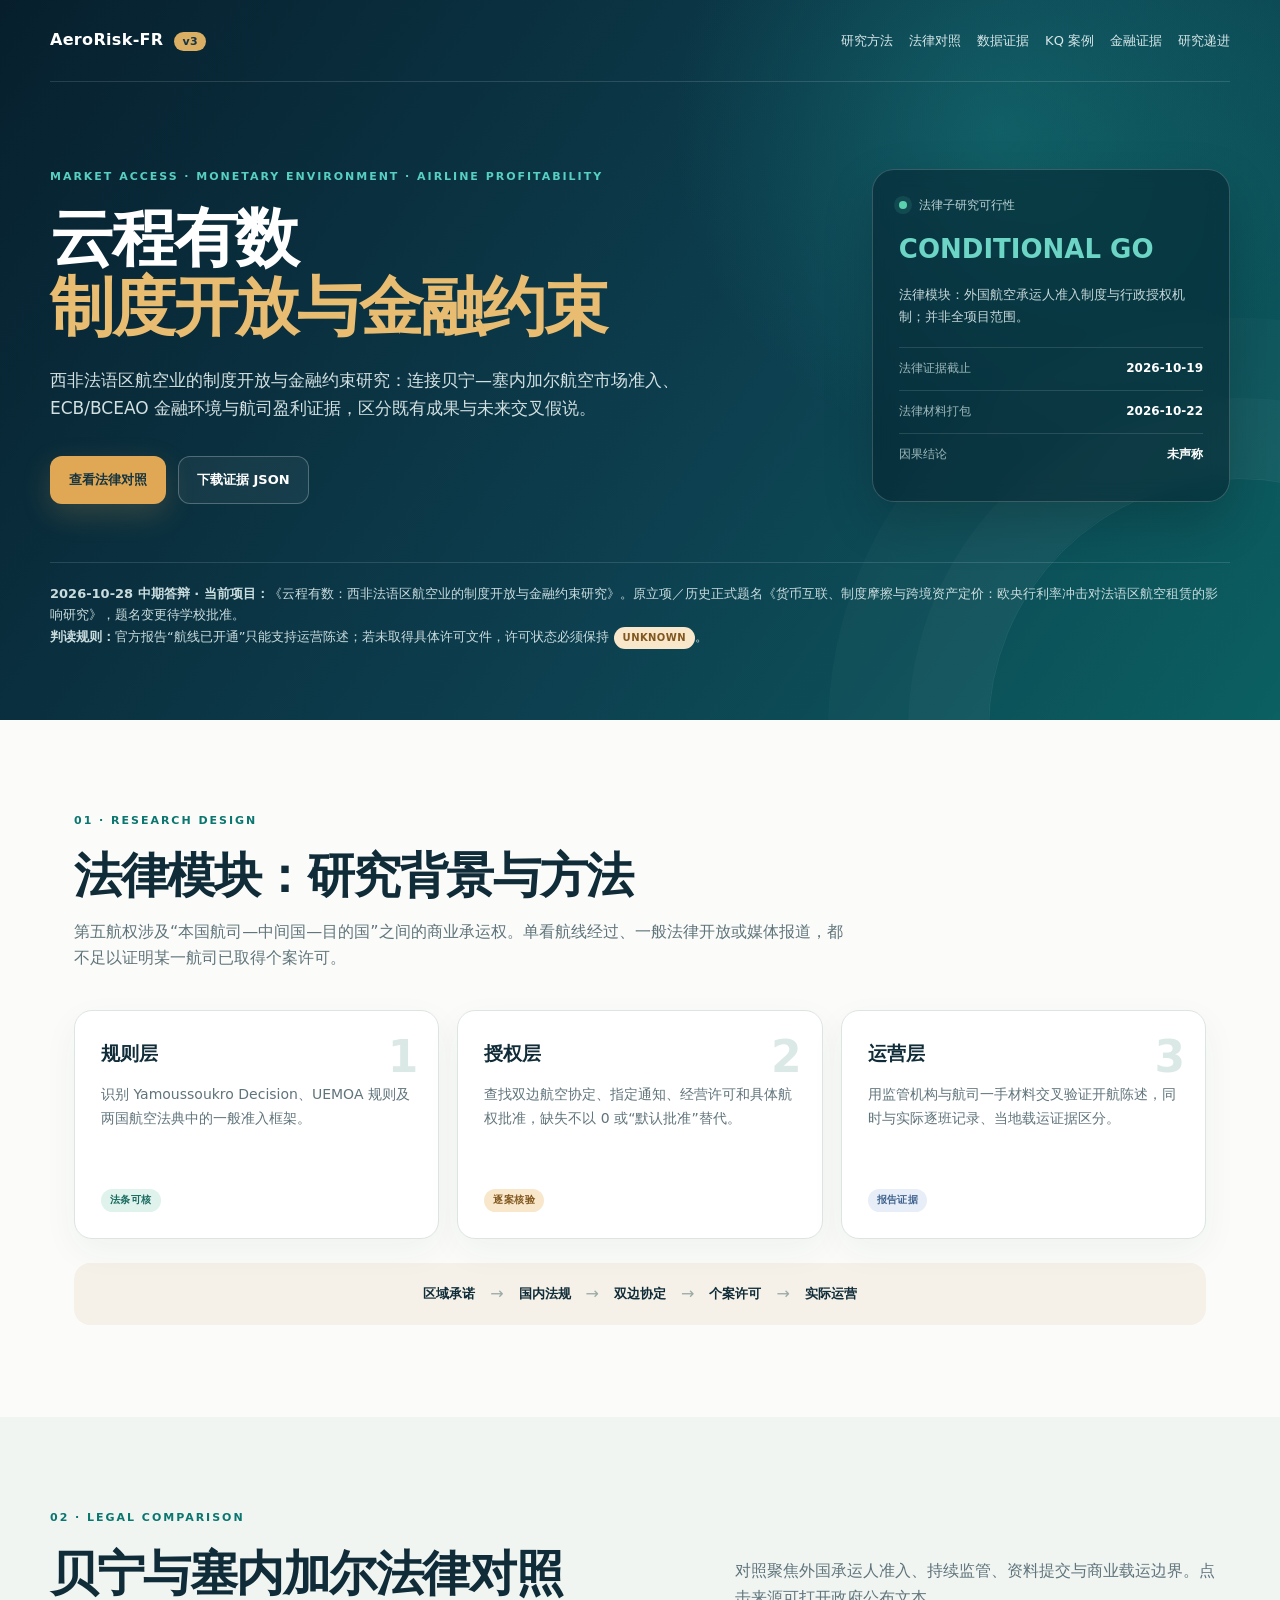
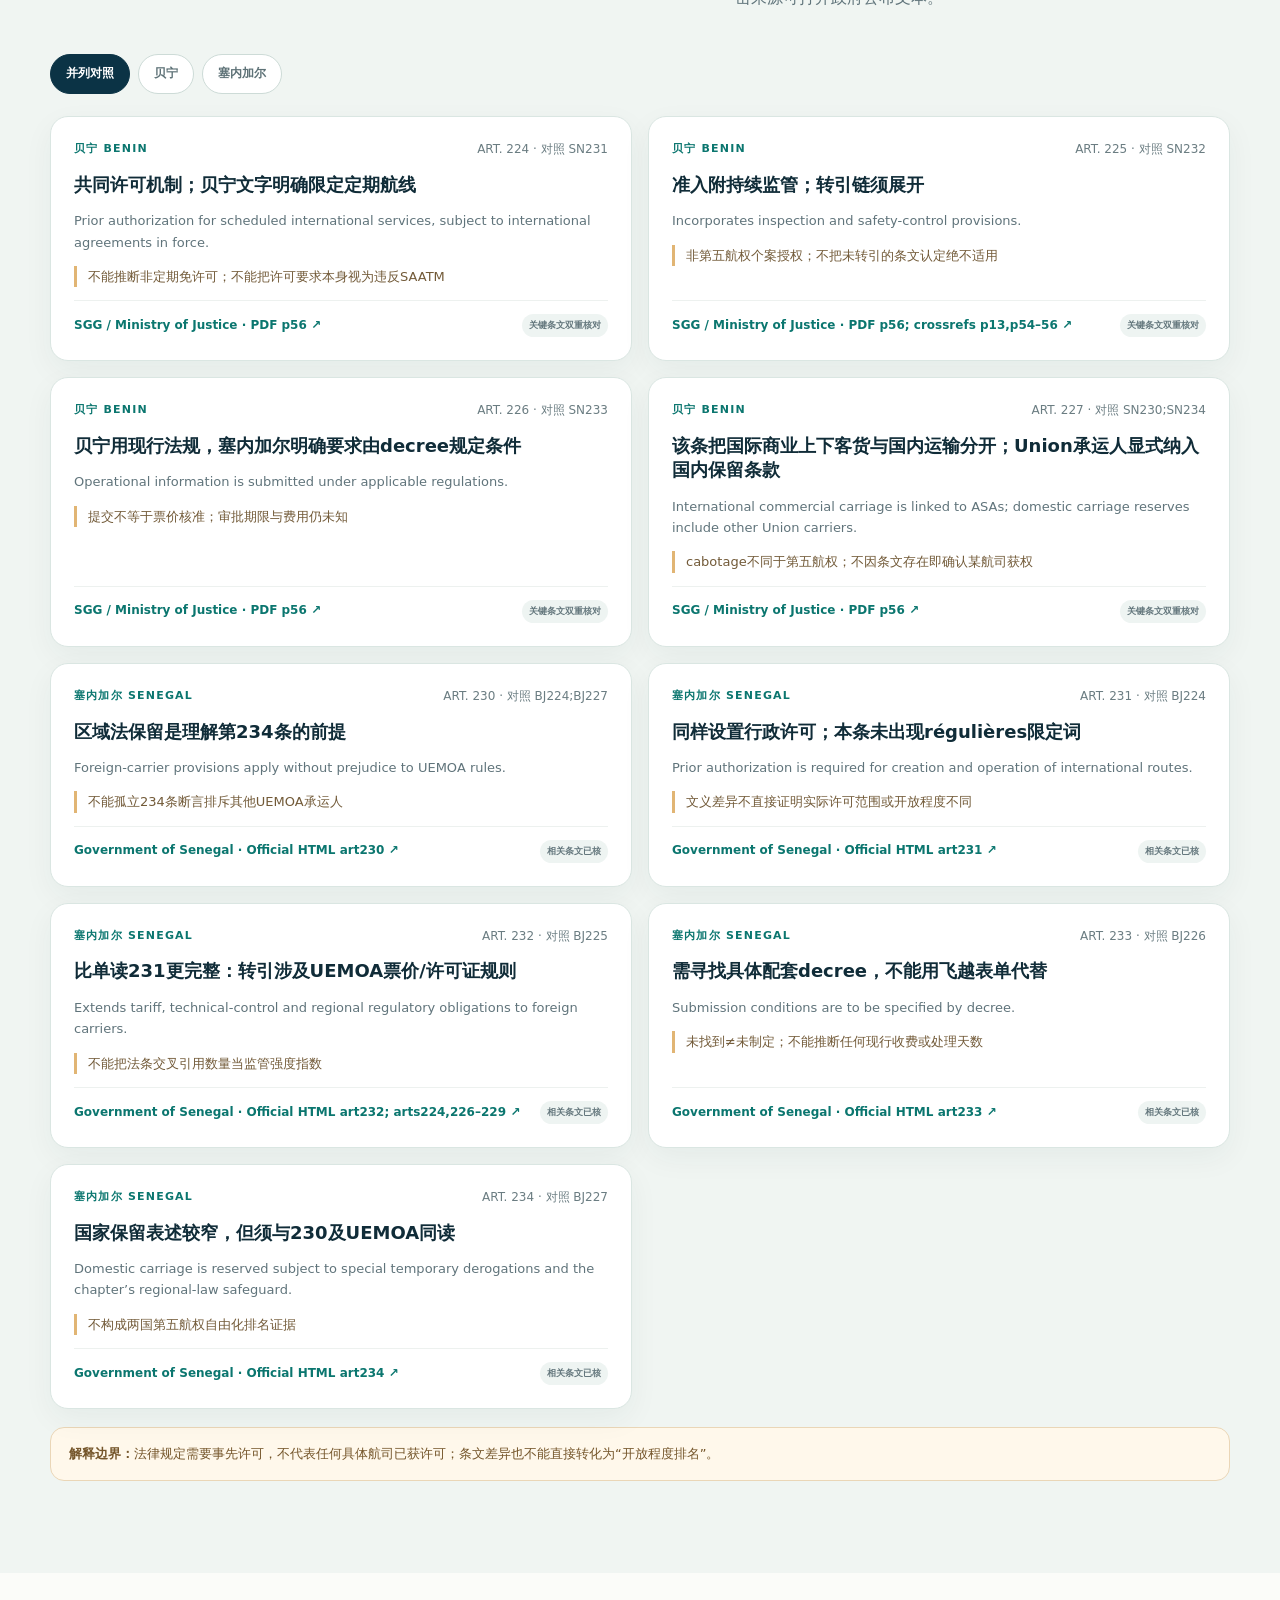
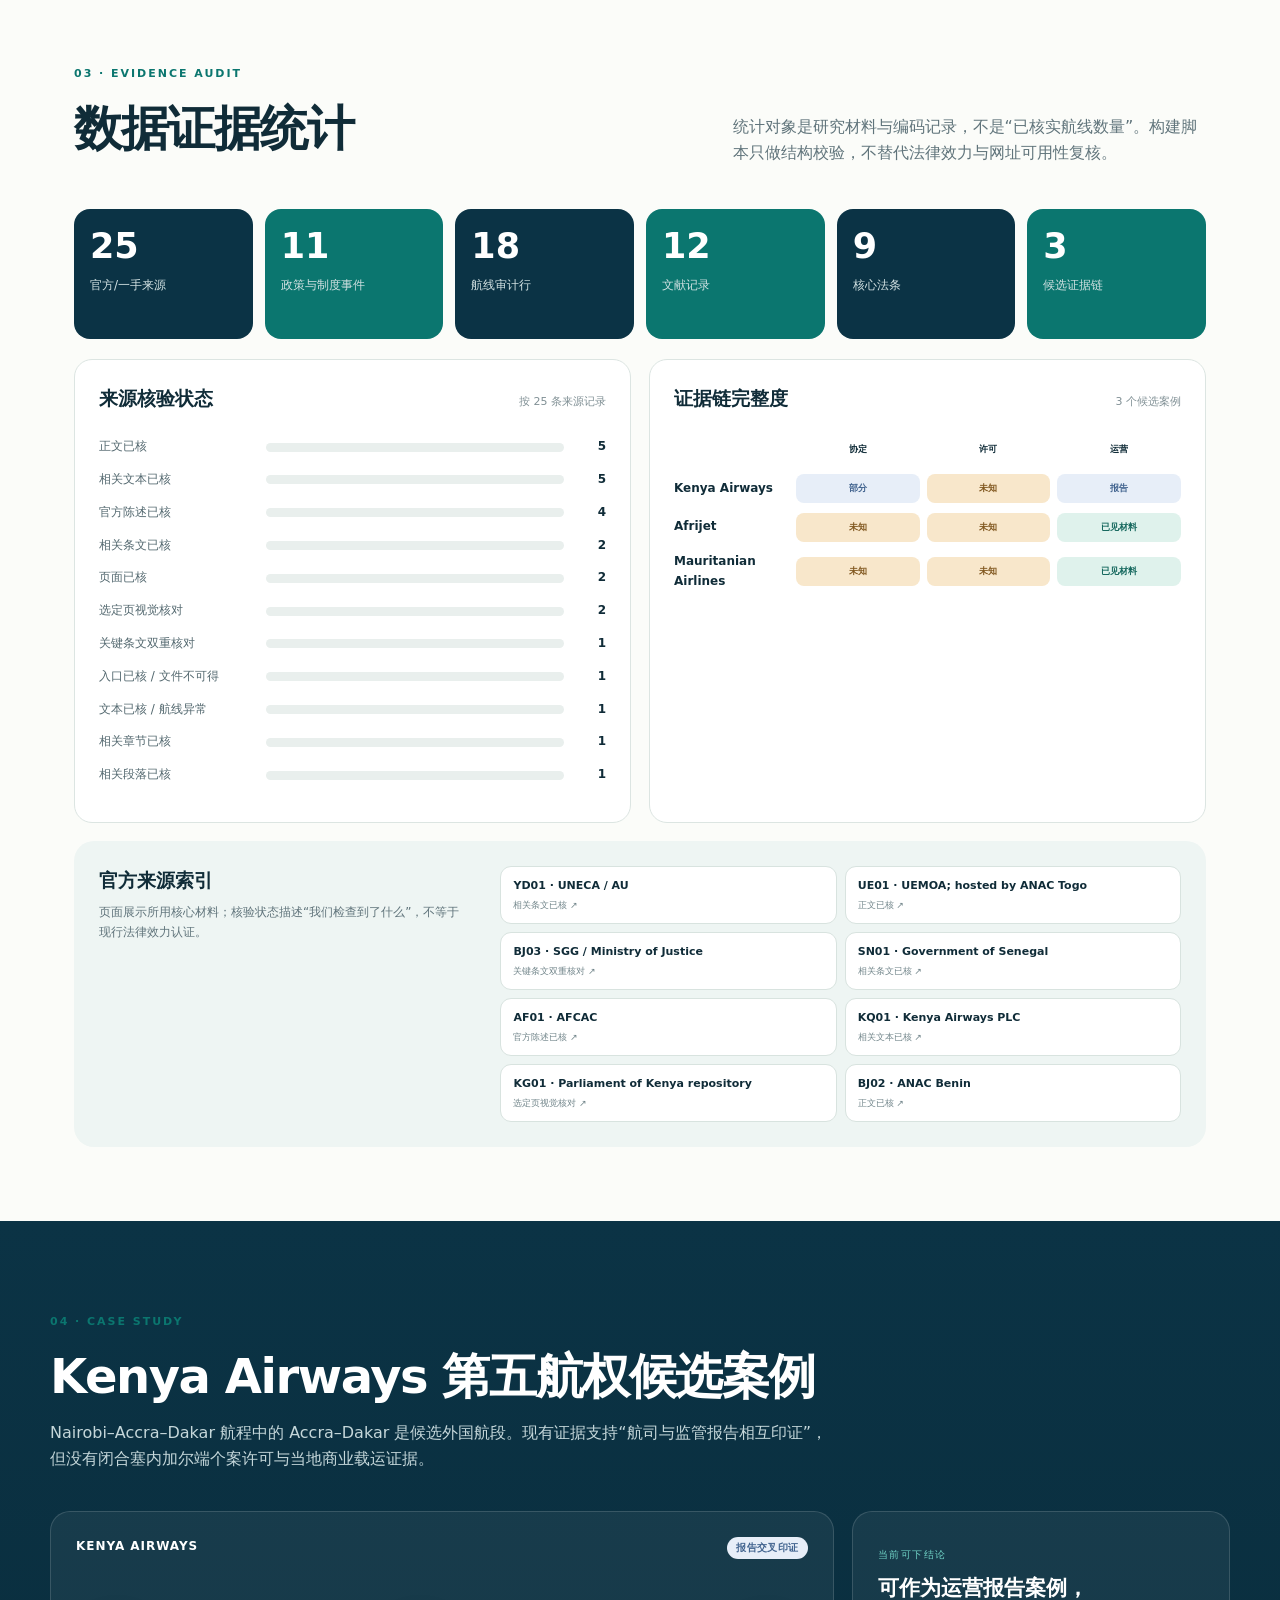
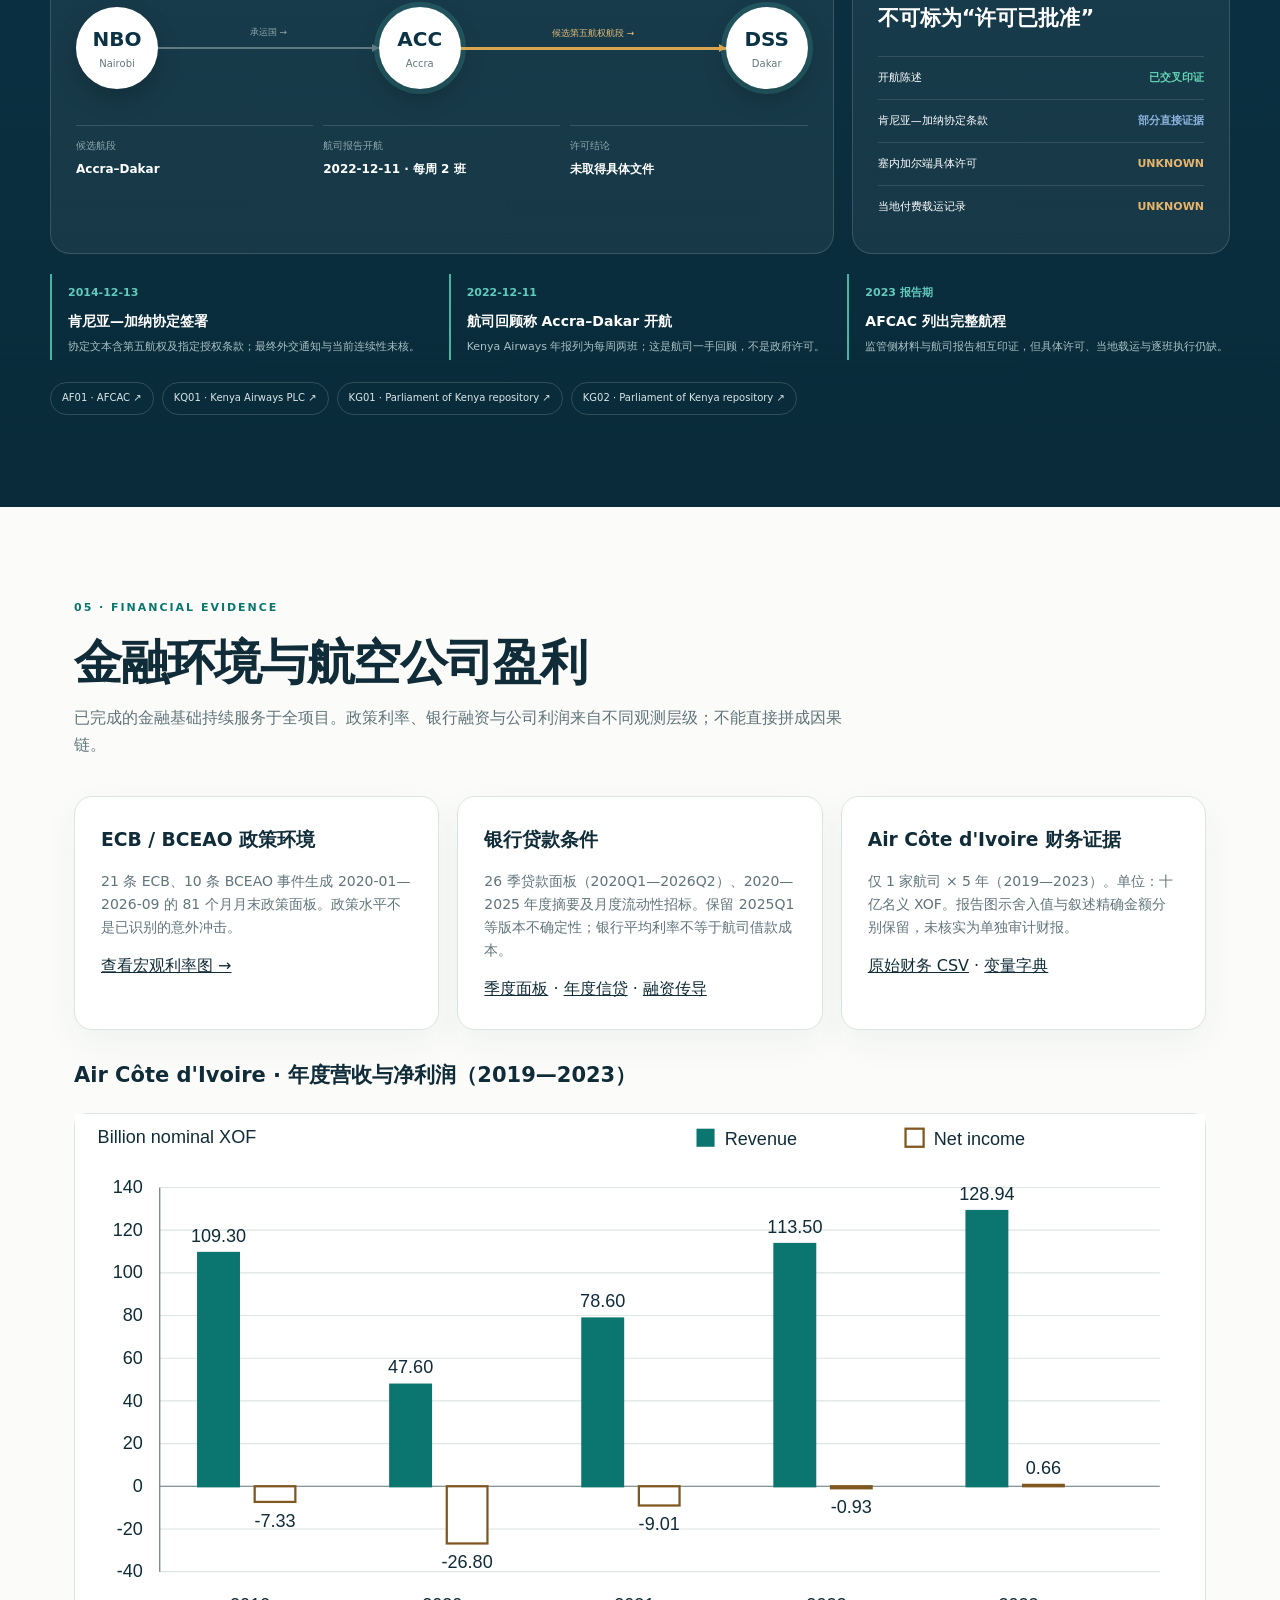
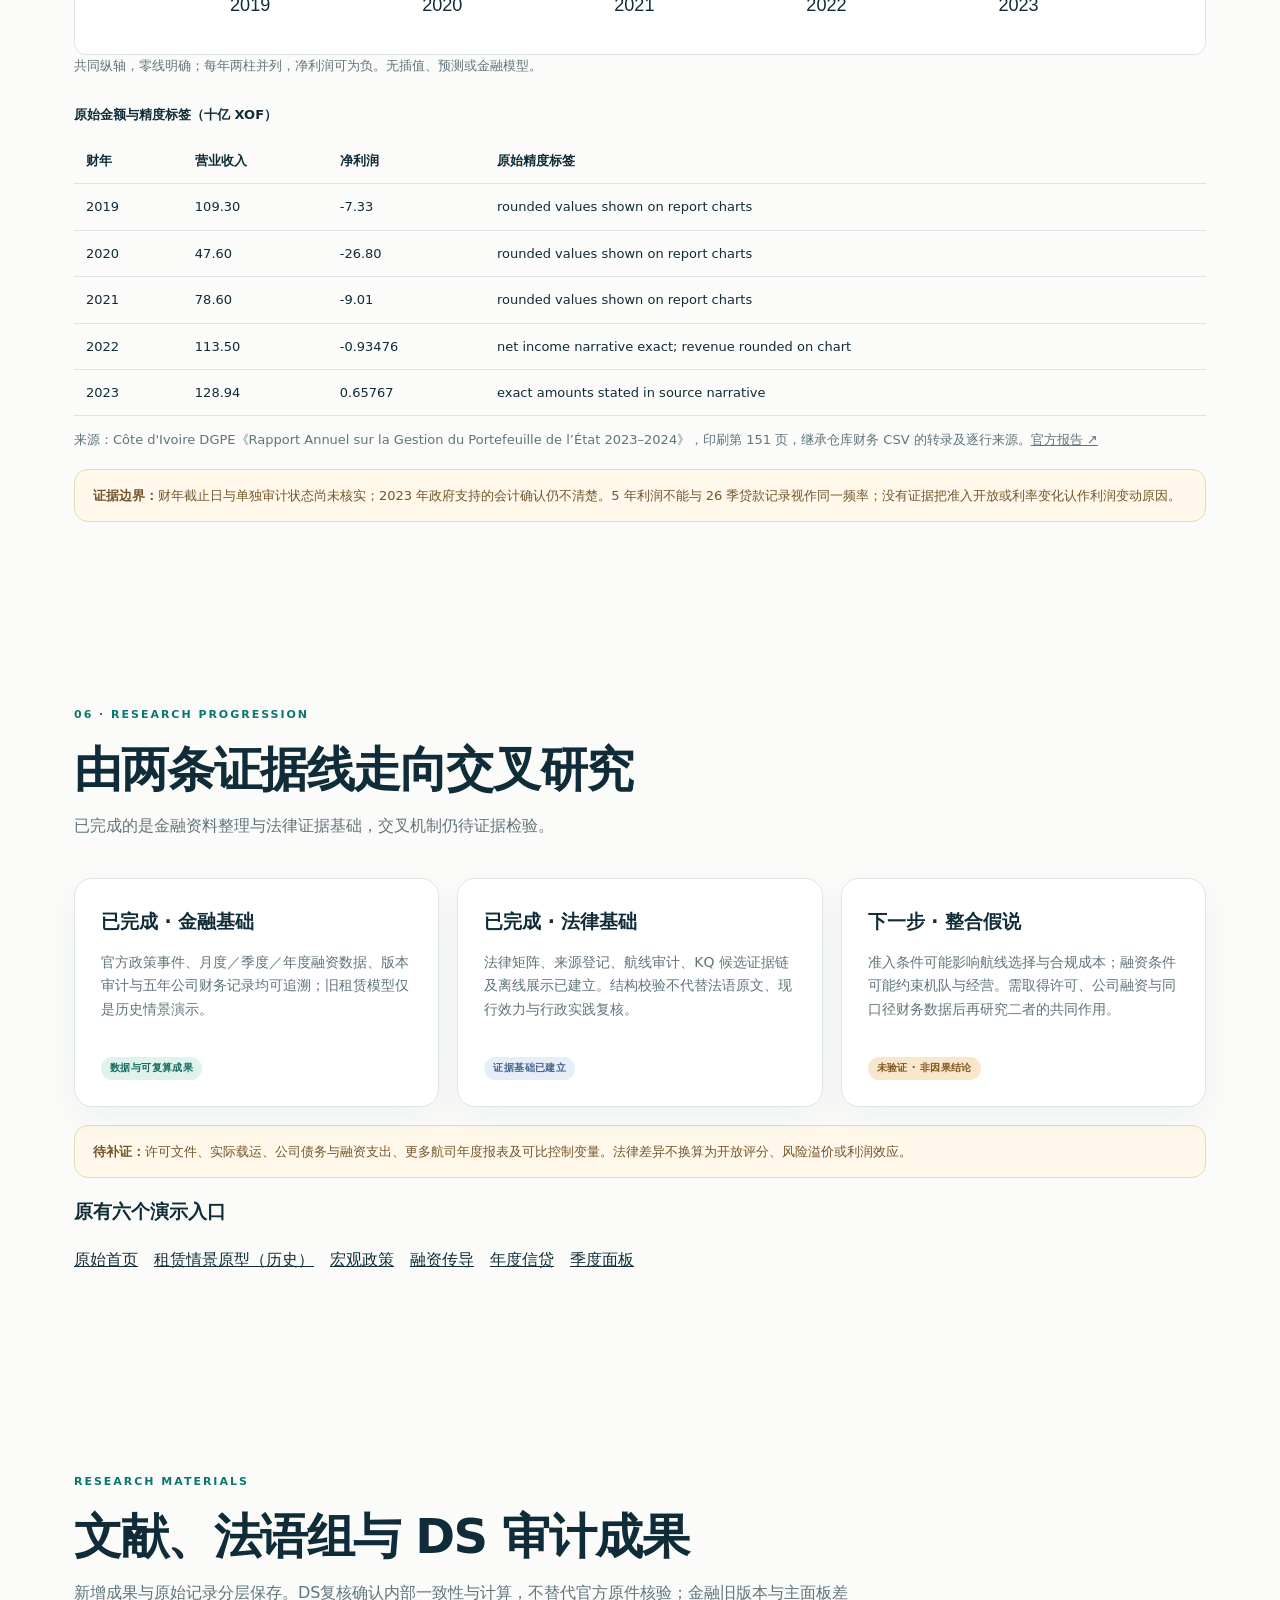
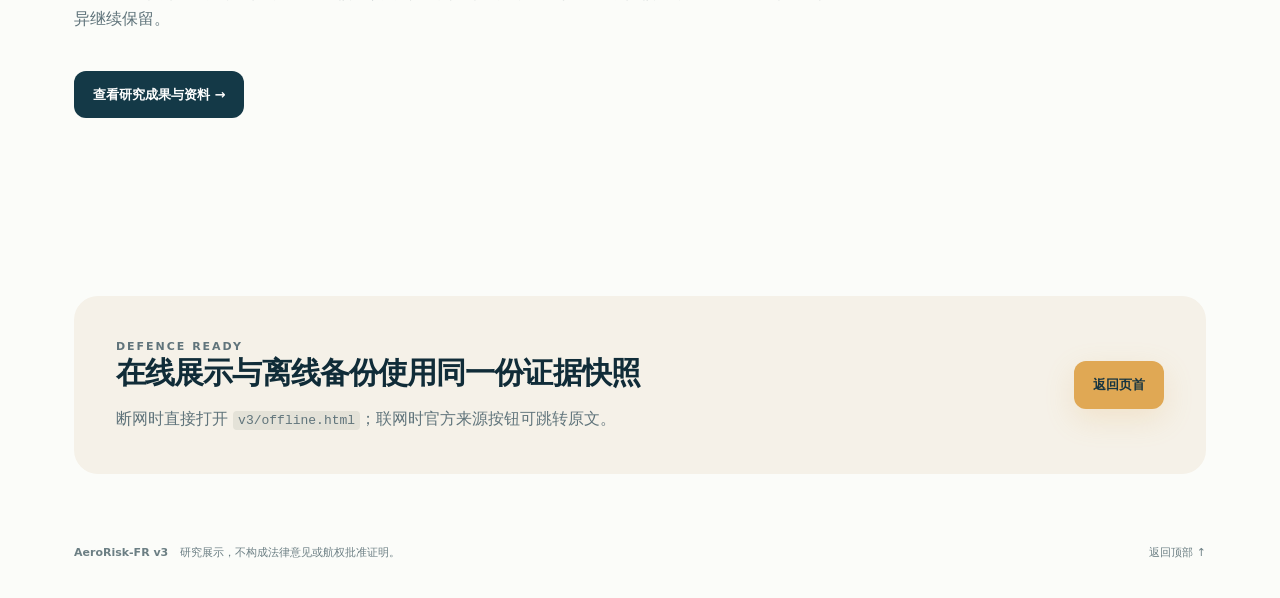
<file: v3/offline.html>
<!doctype html>
<html lang="zh-CN">
<head>
  <meta charset="utf-8">
  <meta name="viewport" content="width=device-width,initial-scale=1">
  <meta name="description" content="西非法语区航空业的制度开放、金融环境与盈利证据；贝宁—塞内加尔法律比较及 Kenya Airways 候选案例。">
  <title>云程有数｜制度开放与金融约束</title>
  <style>
:root{
  --ink:#102c38;--navy:#0b3345;--teal:#0b766f;--teal-2:#18a298;--cream:#f5f1e8;
  --paper:#fbfcf9;--line:#dce5e2;--muted:#60747b;--gold:#c58a3b;--red:#ad5148;
  --shadow:0 18px 55px rgba(15,48,58,.11);--radius:22px;
}
*{box-sizing:border-box}html{scroll-behavior:auto}body{margin:0;background:var(--paper);color:var(--ink);font-family:Inter,"Segoe UI","Microsoft YaHei",system-ui,sans-serif;line-height:1.65}
a{color:inherit}.skip-link{position:absolute;left:-999px;top:8px;background:#fff;padding:8px 12px;z-index:20}.skip-link:focus{left:8px}
.hero{color:#fff;background:radial-gradient(circle at 78% 18%,rgba(28,169,156,.28),transparent 28%),linear-gradient(125deg,#071f2d 0%,#0d4050 58%,#0a6f69 120%);padding:0 max(24px,calc((100% - 1180px)/2)) 34px;min-height:720px;overflow:hidden;position:relative}
.hero:after{content:"";position:absolute;width:500px;height:500px;border:1px solid rgba(255,255,255,.08);border-radius:50%;right:-210px;bottom:-260px;box-shadow:0 0 0 80px rgba(255,255,255,.025),0 0 0 160px rgba(255,255,255,.018)}
.topbar{height:82px;display:flex;align-items:center;justify-content:space-between;border-bottom:1px solid rgba(255,255,255,.13);position:relative;z-index:2}.brand{text-decoration:none;font-weight:800;letter-spacing:.02em}.brand span{background:#dbaf63;color:#183543;padding:3px 8px;border-radius:999px;font-size:11px;margin-left:5px}.nav-links{display:flex;gap:28px}.nav-links a{text-decoration:none;color:#d8e7e8;font-size:13px}.nav-links a:hover{color:#fff}
.hero-grid{display:grid;grid-template-columns:1.45fr .7fr;gap:80px;align-items:center;padding:86px 0 58px;position:relative;z-index:1}.eyebrow,.kicker{font-size:11px;letter-spacing:.18em;font-weight:800;color:#57d0c2;margin:0 0 18px;text-transform:uppercase}.hero h1{font-size:clamp(42px,5vw,72px);line-height:1.08;margin:0 0 24px;letter-spacing:-.035em}.hero h1 em{font-style:normal;color:#e8bc71}.hero-copy{max-width:720px;color:#d3e1e2;font-size:17px;margin:0}.hero-actions{display:flex;gap:12px;flex-wrap:wrap;margin-top:34px}.button{display:inline-flex;align-items:center;justify-content:center;border-radius:12px;padding:12px 18px;text-decoration:none;font-weight:750;font-size:13px;border:1px solid transparent;transition:.2s}.button:hover{transform:translateY(-2px)}.button.primary{background:#e0a854;color:#173541;box-shadow:0 10px 30px rgba(224,168,84,.2)}.button.ghost{border-color:rgba(255,255,255,.25);color:#fff;background:rgba(255,255,255,.05)}.button.dark{background:#143947;color:#fff}
.scope-card{border:1px solid rgba(255,255,255,.19);background:rgba(4,27,38,.48);backdrop-filter:blur(10px);border-radius:var(--radius);padding:26px;box-shadow:0 20px 50px rgba(0,0,0,.18)}.scope-head{font-size:12px;color:#bcd3d5;margin-bottom:12px}.pulse{display:inline-block;width:8px;height:8px;background:#5ad2ae;border-radius:50%;box-shadow:0 0 0 5px rgba(90,210,174,.13);margin-right:8px}.scope-card>strong{font-size:26px;color:#6cd5c6}.scope-card>p{font-size:13px;color:#c7d8da}.scope-card dl{margin:20px 0 0}.scope-card dl div{display:flex;justify-content:space-between;border-top:1px solid rgba(255,255,255,.12);padding:11px 0}.scope-card dt{color:#9fb9bc;font-size:12px}.scope-card dd{margin:0;font-size:12px;font-weight:700}.hero-note{position:relative;z-index:1;border-top:1px solid rgba(255,255,255,.13);padding-top:20px;color:#c9dcde;font-size:13px}
.status,.tag{display:inline-flex;align-items:center;border-radius:999px;padding:3px 9px;font-size:10px;font-weight:850;letter-spacing:.04em}.status.unknown,.tag.pending{background:#f8e7cb;color:#80571f}.status.reported,.tag.reported{background:#e7eef8;color:#42648f}.tag.verified{background:#dff2ec;color:#17695f}
main{overflow:hidden}.section{max-width:1180px;margin:0 auto;padding:92px 24px}.section-heading{max-width:780px;margin-bottom:38px}.section-heading h2,.download-band h2{font-size:clamp(30px,3.8vw,48px);line-height:1.16;letter-spacing:-.03em;margin:0 0 15px}.section-heading>p:last-child,.split-heading>p{color:var(--muted);margin:0}.split-heading{max-width:none;display:grid;grid-template-columns:1.1fr .9fr;gap:80px;align-items:end}.split-heading>p{padding-bottom:5px}.kicker{color:var(--teal)}
.method-grid{display:grid;grid-template-columns:repeat(3,1fr);gap:18px}.method-card{border:1px solid var(--line);background:#fff;border-radius:18px;padding:26px;position:relative;box-shadow:0 12px 35px rgba(20,55,64,.05)}.method-card .step{font-size:44px;font-weight:900;color:#dbe9e6;position:absolute;right:20px;top:10px}.method-card h3{margin:2px 0 10px}.method-card p{color:var(--muted);font-size:14px;min-height:88px}.logic-strip{display:flex;align-items:center;justify-content:center;gap:15px;flex-wrap:wrap;background:var(--cream);border-radius:16px;margin-top:24px;padding:18px}.logic-strip span{font-weight:750;font-size:13px}.logic-strip i{font-style:normal;color:#99aaa8}
.legal-section{max-width:none;background:#f0f5f2;padding-left:max(24px,calc((100% - 1180px)/2));padding-right:max(24px,calc((100% - 1180px)/2))}.country-tabs{display:flex;gap:8px;margin:0 0 22px}.tab{border:1px solid #cddbd7;background:#fff;color:#5e7277;padding:9px 15px;border-radius:999px;font:inherit;font-size:12px;font-weight:750;cursor:pointer}.tab.active{background:var(--navy);border-color:var(--navy);color:#fff}.legal-grid{display:grid;grid-template-columns:repeat(2,1fr);gap:16px}.legal-card{background:#fff;border:1px solid #dae6e2;border-radius:18px;padding:23px;display:flex;flex-direction:column;gap:13px;box-shadow:0 10px 30px rgba(21,60,67,.05)}.legal-card.hidden{display:none}.legal-card-head{display:flex;justify-content:space-between;gap:12px}.country-mark{font-size:11px;font-weight:900;letter-spacing:.11em;color:var(--teal)}.article-mark{font-size:12px;color:#6b7d82}.legal-card h3{font-size:18px;line-height:1.35;margin:0}.legal-card p{margin:0;color:var(--muted);font-size:13px}.legal-card .boundary{border-left:3px solid #e1b574;padding-left:11px;color:#725a38}.source-link{margin-top:auto;display:flex;justify-content:space-between;align-items:center;text-decoration:none;padding-top:13px;border-top:1px solid #edf1ef;color:var(--teal);font-size:12px;font-weight:800}.source-link:hover{text-decoration:underline}.verify-label{font-size:9px;color:#64777d;background:#eef4f2;border-radius:999px;padding:4px 7px}.boundary-callout{margin-top:18px;border:1px solid #ead6b7;background:#fff8eb;color:#75562b;border-radius:14px;padding:15px 18px;font-size:13px}
.evidence-section{padding-bottom:74px}.stats-grid{display:grid;grid-template-columns:repeat(6,1fr);gap:12px;margin-bottom:20px}.stat-card{background:var(--navy);color:#fff;border-radius:16px;padding:20px 16px;min-height:130px}.stat-card:nth-child(even){background:var(--teal)}.stat-card b{display:block;font-size:35px;line-height:1}.stat-card span{display:block;margin-top:12px;color:#d3e2e3;font-size:12px}.evidence-panels{display:grid;grid-template-columns:1fr 1fr;gap:18px}.chart-card{border:1px solid var(--line);border-radius:18px;background:#fff;padding:24px}.card-title{display:flex;align-items:baseline;justify-content:space-between;gap:12px}.card-title h3{margin:0}.card-title span{color:#809095;font-size:11px}.bars{margin-top:22px}.bar-row{display:grid;grid-template-columns:155px 1fr 30px;gap:12px;align-items:center;margin:13px 0;font-size:12px}.bar-label{white-space:nowrap;overflow:hidden;text-overflow:ellipsis;color:#53686f}.bar-track{height:9px;background:#e9efed;border-radius:999px;overflow:hidden}.bar-fill{height:100%;border-radius:999px;background:linear-gradient(90deg,var(--teal),#56beb1)}.bar-count{font-weight:800;text-align:right}.chain-matrix{margin-top:20px}.matrix-row{display:grid;grid-template-columns:115px repeat(3,1fr);gap:7px;align-items:center;margin:10px 0}.matrix-row>span:first-child{font-size:12px;font-weight:750}.matrix-cell{text-align:center;border-radius:8px;padding:7px 4px;font-size:9px;font-weight:850}.matrix-cell.yes{background:#dff2ec;color:#17695f}.matrix-cell.partial{background:#e7eef8;color:#42648f}.matrix-cell.no{background:#f8e7cb;color:#80571f}.source-drawer{display:grid;grid-template-columns:.7fr 1.3fr;gap:35px;background:#eef5f3;border-radius:20px;padding:25px;margin-top:18px}.source-drawer h3{margin:0 0 6px}.source-drawer p{font-size:12px;color:var(--muted);margin:0}.source-list{display:grid;grid-template-columns:1fr 1fr;gap:8px}.source-pill{text-decoration:none;background:#fff;border:1px solid #d8e3df;border-radius:11px;padding:10px 12px}.source-pill:hover{border-color:#76b8ae}.source-pill b{display:block;font-size:11px}.source-pill span{display:block;color:#71858a;font-size:9px;margin-top:3px}
.case-section{max-width:none;background:linear-gradient(180deg,#0b3345,#092b3a);color:#fff;padding-left:max(24px,calc((100% - 1180px)/2));padding-right:max(24px,calc((100% - 1180px)/2))}.case-section .section-heading>p:last-child{color:#c5d7da}.case-layout{display:grid;grid-template-columns:1.45fr .7fr;gap:18px}.route-card,.verdict-card{border:1px solid rgba(255,255,255,.14);background:rgba(255,255,255,.055);border-radius:20px;padding:25px}.route-head{display:flex;justify-content:space-between;font-size:12px;font-weight:850;letter-spacing:.08em}.route-map{display:grid;grid-template-columns:auto 1fr auto 1.2fr auto;align-items:center;margin:48px 0 36px}.airport{width:82px;height:82px;border-radius:50%;background:#fff;color:var(--navy);display:flex;flex-direction:column;align-items:center;justify-content:center;box-shadow:0 10px 25px rgba(0,0,0,.2)}.airport.focus{outline:5px solid rgba(84,202,188,.18)}.airport b{font-size:20px}.airport small{font-size:10px;color:#62767c}.route-line{height:2px;background:#607a83;position:relative}.route-line.active{height:3px;background:#d8a551}.route-line:after{content:"";position:absolute;right:0;top:-3px;border-left:7px solid currentColor;border-top:4px solid transparent;border-bottom:4px solid transparent;color:#607a83}.route-line.active:after{color:#d8a551}.route-line span{position:absolute;left:50%;transform:translateX(-50%);bottom:9px;white-space:nowrap;color:#8fa7ab;font-size:9px}.route-line.active span{color:#e6bd79}.case-facts{display:grid;grid-template-columns:repeat(3,1fr);gap:10px}.fact{border-top:1px solid rgba(255,255,255,.14);padding-top:12px}.fact span{display:block;color:#8fa9ad;font-size:10px}.fact b{font-size:12px}.verdict-label{font-size:10px;letter-spacing:.15em;color:#70d3c6}.verdict-card h3{font-size:21px;line-height:1.45;margin:8px 0 22px}.verdict-row{display:flex;justify-content:space-between;gap:15px;border-top:1px solid rgba(255,255,255,.12);padding:12px 0;font-size:11px}.verdict-row b{text-align:right}.good{color:#63d4b4}.partial{color:#8fb5df}.unknown{color:#e6b56d}.timeline{display:grid;grid-template-columns:repeat(3,1fr);gap:16px;margin-top:20px}.timeline-item{border-left:2px solid #45b4a7;padding:4px 0 4px 16px}.timeline-item time{color:#61cabe;font-size:11px;font-weight:850}.timeline-item h4{margin:5px 0;font-size:14px}.timeline-item p{margin:0;color:#a9c0c3;font-size:11px}.case-sources{display:flex;gap:8px;flex-wrap:wrap;margin-top:22px}.case-source{border:1px solid rgba(255,255,255,.16);border-radius:999px;color:#d9e6e7;text-decoration:none;padding:7px 11px;font-size:10px}.case-source:hover{background:rgba(255,255,255,.08)}
.download-band{max-width:1132px;margin:70px auto;padding:42px;background:var(--cream);border-radius:24px;display:flex;align-items:center;justify-content:space-between;gap:30px}.download-band h2{font-size:30px}.download-band p{margin:0;color:var(--muted)}.download-actions{display:flex;gap:10px;flex-wrap:wrap;justify-content:flex-end}code{background:#e4e2d8;padding:2px 5px;border-radius:4px}footer{display:flex;justify-content:space-between;max-width:1180px;margin:auto;padding:0 24px 35px;color:#6c7f84;font-size:11px}footer div{display:flex;gap:12px}footer a{text-decoration:none}
@media(max-width:900px){.nav-links{display:none}.hero{min-height:auto}.hero-grid,.split-heading,.case-layout,.source-drawer{grid-template-columns:1fr;gap:28px}.hero-grid{padding:55px 0 36px}.stats-grid{grid-template-columns:repeat(3,1fr)}.evidence-panels{grid-template-columns:1fr}.download-band{margin:45px 20px}.legal-grid{grid-template-columns:1fr}.method-grid{grid-template-columns:1fr}.method-card p{min-height:auto}}
@media(max-width:620px){.hero{padding-left:18px;padding-right:18px}.hero h1{font-size:40px}.section{padding:66px 18px}.stats-grid{grid-template-columns:repeat(2,1fr)}.source-list{grid-template-columns:1fr}.route-map{grid-template-columns:auto 1fr auto 1fr auto;margin:35px -8px 28px}.airport{width:58px;height:58px}.airport b{font-size:16px}.route-line span{display:none}.case-facts,.timeline{grid-template-columns:1fr}.download-band{display:block;padding:28px}.download-actions{justify-content:flex-start;margin-top:20px}footer{display:block;padding:0 18px 28px}footer div{display:block}.bar-row{grid-template-columns:120px 1fr 24px}}
@media print{.topbar,.hero-actions,.country-tabs,.download-band,footer{display:none}.hero{min-height:auto;padding-bottom:20px}.hero-grid{padding:30px 0}.section{padding:35px 20px}.legal-section,.case-section{break-before:page}.legal-card,.chart-card,.route-card,.verdict-card{break-inside:avoid}}

/* Financial module: existing finance pages remain unchanged. */
.nav-links{gap:16px}.financial-figure{margin:28px 0 16px}.financial-figure h3{font-size:21px}.finance-chart{display:block;width:100%;height:auto;background:white;border:1px solid var(--line);border-radius:12px}.financial-figure figcaption,.finance-source{font-size:13px;color:var(--muted)}.financial-table-wrap{overflow-x:auto}.financial-table{width:100%;border-collapse:collapse;font-size:13px}.financial-table caption{text-align:left;font-weight:700;margin:12px 0}.financial-table td,.financial-table th{padding:12px;border-bottom:1px solid var(--line);text-align:left}.financial-table td:nth-child(2),.financial-table td:nth-child(3){font-variant-numeric:tabular-nums}.demo-links{display:flex;flex-wrap:wrap;gap:16px}.financial-table td:last-child{overflow-wrap:anywhere}.finance-section .method-card p{min-height:0}

@media(max-width:620px){.financial-figure{overflow-x:auto}.finance-chart{min-width:660px}.financial-table{min-width:660px}}

</style>
</head>
<body>
  <a class="skip-link" href="#main">跳到正文</a>
  <header class="hero" id="top">
    <nav class="topbar" aria-label="主导航">
      <a class="brand" href="../">AeroRisk-FR <span>v3</span></a>
      <div class="nav-links">
        <a href="#method">研究方法</a>
        <a href="#legal">法律对照</a>
        <a href="#evidence">数据证据</a>
        <a href="#case">KQ 案例</a><a href="#finance">金融证据</a><a href="#progression">研究递进</a>
      </div>
    </nav>
    <div class="hero-grid">
      <div>
        <p class="eyebrow">MARKET ACCESS · MONETARY ENVIRONMENT · AIRLINE PROFITABILITY</p>
        <h1>云程有数<br><em>制度开放与金融约束</em></h1>
        <p class="hero-copy">西非法语区航空业的制度开放与金融约束研究：连接贝宁—塞内加尔航空市场准入、ECB/BCEAO 金融环境与航司盈利证据，区分既有成果与未来交叉假说。</p>
        <div class="hero-actions">
          <a class="button primary" href="#legal">查看法律对照</a>
          <a class="button ghost" href="data:application/json;charset=utf-8,%7B%0A%20%20%22evidence_cutoff%22%3A%20%222026-10-19%22%2C%0A%20%20%22packaging_date%22%3A%20%222026-10-22%22%2C%0A%20%20%22decision%22%3A%20%22CONDITIONAL%20GO%3B%20scope%20B%22%2C%0A%20%20%22counts%22%3A%20%7B%0A%20%20%20%20%22sources%22%3A%2025%2C%0A%20%20%20%20%22events%22%3A%2011%2C%0A%20%20%20%20%22routes%22%3A%2018%2C%0A%20%20%20%20%22literature%22%3A%2012%2C%0A%20%20%20%20%22articles%22%3A%209%2C%0A%20%20%20%20%22chains%22%3A%203%0A%20%20%7D%2C%0A%20%20%22data%22%3A%20%7B%0A%20%20%20%20%22sources%22%3A%20%5B%0A%20%20%20%20%20%20%7B%0A%20%20%20%20%20%20%20%20%22document_id%22%3A%20%22AU01%22%2C%0A%20%20%20%20%20%20%20%20%22country%22%3A%20%22BJ%3BSN%22%2C%0A%20%20%20%20%20%20%20%20%22institution%22%3A%20%22African%20Union%22%2C%0A%20%20%20%20%20%20%20%20%22original_title%22%3A%20%22AUC%20and%20Kingdom%20of%20Morocco%20sign%20revised%20Constitution%20of%20AFCAC%20and%20MOI%20of%20SAATM%22%2C%0A%20%20%20%20%20%20%20%20%22language%22%3A%20%22en%22%2C%0A%20%20%20%20%20%20%20%20%22document_type%22%3A%20%22press_release%22%2C%0A%20%20%20%20%20%20%20%20%22publication_date%22%3A%20%222022-03-17%22%2C%0A%20%20%20%20%20%20%20%20%22effective_date%22%3A%20%22%22%2C%0A%20%20%20%20%20%20%20%20%22official_url%22%3A%20%22https%3A%2F%2Fau.int%2Fen%2Fpressreleases%2F20220317%2Fauc-and-kingdom-morocco-sign-revised-constitution-afcac-and-moi-saatm%22%2C%0A%20%20%20%20%20%20%20%20%22archived_url%22%3A%20%22%22%2C%0A%20%20%20%20%20%20%20%20%22access_date%22%3A%20%222026-10-18%22%2C%0A%20%20%20%20%20%20%20%20%22relevant_page_or_article%22%3A%20%22list%20of%2035%20solemn-commitment%20states%22%2C%0A%20%20%20%20%20%20%20%20%22original_excerpt%22%3A%20%22%22%2C%0A%20%20%20%20%20%20%20%20%22English_translation%22%3A%20%22%22%2C%0A%20%20%20%20%20%20%20%20%22source_reliability%22%3A%20%22official_primary%22%2C%0A%20%20%20%20%20%20%20%20%22verification_status%22%3A%20%22text_checked%22%2C%0A%20%20%20%20%20%20%20%20%22verified_claim%22%3A%20%22%E8%B4%9D%E5%AE%81%E3%80%81%E5%A1%9E%E5%86%85%E5%8A%A0%E5%B0%94%E5%87%BA%E7%8E%B0%E5%9C%A8SAATM%E5%BA%84%E4%B8%A5%E6%89%BF%E8%AF%BA%E5%9B%BD%E5%AE%B6%E6%B8%85%E5%8D%95%22%2C%0A%20%20%20%20%20%20%20%20%22coding_caution%22%3A%20%22%E4%B8%8D%E8%AF%81%E6%98%8E%E4%B8%A4%E5%9B%BD%E5%90%84%E8%87%AA%E7%AD%BE%E7%BD%B2MOI%E7%9A%84%E6%97%A5%E6%9C%9F%E6%88%96%E5%85%A8%E9%83%A8%E5%AE%9E%E6%96%BD%22%2C%0A%20%20%20%20%20%20%20%20%22last_review_date%22%3A%20%22%22%0A%20%20%20%20%20%20%7D%2C%0A%20%20%20%20%20%20%7B%0A%20%20%20%20%20%20%20%20%22document_id%22%3A%20%22YD01%22%2C%0A%20%20%20%20%20%20%20%20%22country%22%3A%20%22regional%22%2C%0A%20%20%20%20%20%20%20%20%22institution%22%3A%20%22UNECA%20%2F%20AU%22%2C%0A%20%20%20%20%20%20%20%20%22original_title%22%3A%20%22Yamoussoukro%20Decision%20and%20SAATM%20regulatory%20texts%2C%202018%20compilation%22%2C%0A%20%20%20%20%20%20%20%20%22language%22%3A%20%22en%22%2C%0A%20%20%20%20%20%20%20%20%22document_type%22%3A%20%22legal_compilation%22%2C%0A%20%20%20%20%20%20%20%20%22publication_date%22%3A%20%22%22%2C%0A%20%20%20%20%20%20%20%20%22effective_date%22%3A%20%22%22%2C%0A%20%20%20%20%20%20%20%20%22official_url%22%3A%20%22https%3A%2F%2Fwww.uneca.org%2Fsites%2Fdefault%2Ffiles%2Fair-transport%2FAU%2520YD%2520SAATM%2520REGULATIONS%2520Reprint%2520Final%2520%25202018.pdf%22%2C%0A%20%20%20%20%20%20%20%20%22archived_url%22%3A%20%22%22%2C%0A%20%20%20%20%20%20%20%20%22access_date%22%3A%20%222026-10-18%22%2C%0A%20%20%20%20%20%20%20%20%22relevant_page_or_article%22%3A%20%22PDF%20pp.13%E2%80%9315%3B%20YD%20arts%203%2C5%2C6%22%2C%0A%20%20%20%20%20%20%20%20%22original_excerpt%22%3A%20%22performed%20by%20an%20Eligible%20Airline%22%2C%0A%20%20%20%20%20%20%20%20%22English_translation%22%3A%20%22performed%20by%20an%20Eligible%20Airline%22%2C%0A%20%20%20%20%20%20%20%20%22source_reliability%22%3A%20%22official_primary%22%2C%0A%20%20%20%20%20%20%20%20%22verification_status%22%3A%20%22relevant_articles_checked%22%2C%0A%20%20%20%20%20%20%20%20%22verified_claim%22%3A%20%22%E7%AC%AC3%E6%9D%A1%E6%8E%88%E4%BA%88%E7%AC%A6%E5%90%88%E6%9D%A1%E4%BB%B6%E8%88%AA%E5%8F%B8%E7%9A%84%E8%88%AA%E6%9D%83%EF%BC%9B%E6%8C%87%E5%AE%9A%E3%80%81%E6%8E%88%E6%9D%83%E5%8F%8A%E8%B5%84%E6%A0%BC%E9%A1%BB%E7%BB%93%E5%90%88%E7%AC%AC6%E6%9D%A1%22%2C%0A%20%20%20%20%20%20%20%20%22coding_caution%22%3A%20%221999%E5%86%B3%E5%AE%9A%E4%B8%8E2018%E6%B1%87%E7%BC%96%E6%97%A5%E6%9C%9F%E5%88%86%E7%A6%BB%EF%BC%9B%E6%9C%AA%E5%AE%8C%E6%88%90%E6%89%80%E6%9C%89%E5%90%8E%E7%BB%AD%E4%BF%AE%E8%AE%A2%E8%BF%BD%E8%B8%AA%22%2C%0A%20%20%20%20%20%20%20%20%22last_review_date%22%3A%20%22%22%0A%20%20%20%20%20%20%7D%2C%0A%20%20%20%20%20%20%7B%0A%20%20%20%20%20%20%20%20%22document_id%22%3A%20%22UE01%22%2C%0A%20%20%20%20%20%20%20%20%22country%22%3A%20%22BJ%3BSN%22%2C%0A%20%20%20%20%20%20%20%20%22institution%22%3A%20%22UEMOA%3B%20hosted%20by%20ANAC%20Togo%22%2C%0A%20%20%20%20%20%20%20%20%22original_title%22%3A%20%22R%C3%A8glement%20n%C2%B024%2F2002%2FCM%2FUEMOA%22%2C%0A%20%20%20%20%20%20%20%20%22language%22%3A%20%22fr%22%2C%0A%20%20%20%20%20%20%20%20%22document_type%22%3A%20%22regulation%22%2C%0A%20%20%20%20%20%20%20%20%22publication_date%22%3A%20%22%22%2C%0A%20%20%20%20%20%20%20%20%22effective_date%22%3A%20%22%22%2C%0A%20%20%20%20%20%20%20%20%22official_url%22%3A%20%22https%3A%2F%2Fwww.anac-togo.tg%2Fwp-content%2Fuploads%2F2021%2F03%2F3.-Reglement-N%25C2%25B024_2002_CM_UEMOA-du-18-novembre-2002-fixant-les-conditions-dacces-des-transporteurs-aeriens-de-lUEMOA-aux-liaisons-aeriennes-intracommunautaires-.pdf%22%2C%0A%20%20%20%20%20%20%20%20%22archived_url%22%3A%20%22%22%2C%0A%20%20%20%20%20%20%20%20%22access_date%22%3A%20%222026-10-18%22%2C%0A%20%20%20%20%20%20%20%20%22relevant_page_or_article%22%3A%20%22PDF%20pp.3%E2%80%934%3B%20arts%203%2C5%2C6%22%2C%0A%20%20%20%20%20%20%20%20%22original_excerpt%22%3A%20%22Sous%20r%C3%A9serve%20du%20respect%20des%20dispositions%20du%20pr%C3%A9sent%20R%C3%A8glement%22%2C%0A%20%20%20%20%20%20%20%20%22English_translation%22%3A%20%22Subject%20to%20compliance%20with%20the%20provisions%20of%20this%20Regulation%22%2C%0A%20%20%20%20%20%20%20%20%22source_reliability%22%3A%20%22official_primary%22%2C%0A%20%20%20%20%20%20%20%20%22verification_status%22%3A%20%22text_checked%22%2C%0A%20%20%20%20%20%20%20%20%22verified_claim%22%3A%20%22%E5%85%B1%E5%90%8C%E4%BD%93%E8%88%AA%E5%8F%B8%E5%87%86%E5%85%A5%E4%B8%8E%E9%9D%9E%E5%85%B1%E5%90%8C%E4%BD%93%E8%88%AA%E5%8F%B8%E5%87%86%E5%85%A5%E6%9D%A1%E4%BB%B6%E5%88%86%E5%88%97%EF%BC%9B%E4%BF%9D%E7%95%99%E8%BF%90%E8%A1%8C%E5%AE%89%E5%85%A8%E7%AD%89%E8%A7%84%E5%88%99%22%2C%0A%20%20%20%20%20%20%20%20%22coding_caution%22%3A%20%22%E6%96%87%E4%B9%A6%E7%AD%BE%E7%BD%B2%E6%97%A52002-11-18%EF%BC%9B%E7%BD%91%E9%A1%B5%E6%89%93%E5%8D%B0%E6%97%A52015%E4%B8%8D%E6%98%AF%E7%94%9F%E6%95%88%E6%97%A5%EF%BC%9B%E9%9C%80%E8%BF%BD%E8%B8%AA%E4%BF%AE%E8%AE%A2%22%2C%0A%20%20%20%20%20%20%20%20%22last_review_date%22%3A%20%22%22%0A%20%20%20%20%20%20%7D%2C%0A%20%20%20%20%20%20%7B%0A%20%20%20%20%20%20%20%20%22document_id%22%3A%20%22BJ01%22%2C%0A%20%20%20%20%20%20%20%20%22country%22%3A%20%22BJ%22%2C%0A%20%20%20%20%20%20%20%20%22institution%22%3A%20%22ANAC%20Benin%22%2C%0A%20%20%20%20%20%20%20%20%22original_title%22%3A%20%22Interview%20du%20DG%2FANAC%20B%C3%A9nin%20sur%20le%20SAATM%22%2C%0A%20%20%20%20%20%20%20%20%22language%22%3A%20%22fr%22%2C%0A%20%20%20%20%20%20%20%20%22document_type%22%3A%20%22official_interview%22%2C%0A%20%20%20%20%20%20%20%20%22publication_date%22%3A%20%22%22%2C%0A%20%20%20%20%20%20%20%20%22effective_date%22%3A%20%22%22%2C%0A%20%20%20%20%20%20%20%20%22official_url%22%3A%20%22https%3A%2F%2Fanac.bj%2Finterview-du-dganac-benin-sur-le-saatm%22%2C%0A%20%20%20%20%20%20%20%20%22archived_url%22%3A%20%22%22%2C%0A%20%20%20%20%20%20%20%20%22access_date%22%3A%20%222026-10-18%22%2C%0A%20%20%20%20%20%20%20%20%22relevant_page_or_article%22%3A%20%22response%20on%20YD%2FBASA%20alignment%22%2C%0A%20%20%20%20%20%20%20%20%22original_excerpt%22%3A%20%22la%20suppression%20de%20toutes%20les%20restrictions%20aux%20droits%20de%20trafic%22%2C%0A%20%20%20%20%20%20%20%20%22English_translation%22%3A%20%22the%20removal%20of%20all%20restrictions%20on%20traffic%20rights%22%2C%0A%20%20%20%20%20%20%20%20%22source_reliability%22%3A%20%22official_primary%22%2C%0A%20%20%20%20%20%20%20%20%22verification_status%22%3A%20%22text_checked_official_assertion%22%2C%0A%20%20%20%20%20%20%20%20%22verified_claim%22%3A%20%22%E8%B4%9F%E8%B4%A3%E4%BA%BA%E7%A7%B0%E6%89%80%E6%9C%89%E5%8F%8C%E8%BE%B9%E8%88%AA%E5%8D%8F%E5%B7%B2%E5%AF%B9%E9%BD%90YD%EF%BC%8C%E5%8C%85%E6%8B%AC%E7%AC%AC%E4%B8%89%E8%87%B3%E7%AC%AC%E4%BA%94%E8%88%AA%E6%9D%83%E9%99%90%E5%88%B6%E5%8F%96%E6%B6%88%22%2C%0A%20%20%20%20%20%20%20%20%22coding_caution%22%3A%20%22%E5%9B%9E%E9%A1%BE2022%EF%BC%9B%E5%8F%91%E5%B8%83%E6%97%A5%E6%9C%9F%E6%9C%AA%E6%98%BE%E7%A4%BA%EF%BC%9B%E6%B2%A1%E6%9C%89%E9%80%90%E4%BB%BD%E8%88%AA%E5%8D%8F%E7%8B%AC%E7%AB%8B%E9%AA%8C%E8%AF%81%22%2C%0A%20%20%20%20%20%20%20%20%22last_review_date%22%3A%20%22%22%0A%20%20%20%20%20%20%7D%2C%0A%20%20%20%20%20%20%7B%0A%20%20%20%20%20%20%20%20%22document_id%22%3A%20%22BJ02%22%2C%0A%20%20%20%20%20%20%20%20%22country%22%3A%20%22BJ%22%2C%0A%20%20%20%20%20%20%20%20%22institution%22%3A%20%22ANAC%20Benin%22%2C%0A%20%20%20%20%20%20%20%20%22original_title%22%3A%20%22Directions%20techniques%22%2C%0A%20%20%20%20%20%20%20%20%22language%22%3A%20%22fr%22%2C%0A%20%20%20%20%20%20%20%20%22document_type%22%3A%20%22institutional_webpage%22%2C%0A%20%20%20%20%20%20%20%20%22publication_date%22%3A%20%22%22%2C%0A%20%20%20%20%20%20%20%20%22effective_date%22%3A%20%22%22%2C%0A%20%20%20%20%20%20%20%20%22official_url%22%3A%20%22https%3A%2F%2Fanac.bj%2Fdirections-techniques%22%2C%0A%20%20%20%20%20%20%20%20%22archived_url%22%3A%20%22%22%2C%0A%20%20%20%20%20%20%20%20%22access_date%22%3A%20%222026-10-18%22%2C%0A%20%20%20%20%20%20%20%20%22relevant_page_or_article%22%3A%20%22DDTA%20responsibilities%22%2C%0A%20%20%20%20%20%20%20%20%22original_excerpt%22%3A%20%22Instruire%20les%20dossiers%20de%20d%C3%A9livrance%2C%20renouvellement%20ou%20de%20retrait%20des%20autorisations%20d%E2%80%99exploitation%22%2C%0A%20%20%20%20%20%20%20%20%22English_translation%22%3A%20%22Process%20applications%20for%20issuing%2C%20renewing%20or%20withdrawing%20operating%20authorizations%22%2C%0A%20%20%20%20%20%20%20%20%22source_reliability%22%3A%20%22official_primary%22%2C%0A%20%20%20%20%20%20%20%20%22verification_status%22%3A%20%22text_checked%22%2C%0A%20%20%20%20%20%20%20%20%22verified_claim%22%3A%20%22%E5%A4%96%E5%9B%BD%E8%88%AA%E7%A9%BA%E5%85%AC%E5%8F%B8%E7%BB%8F%E8%90%A5%E8%AE%B8%E5%8F%AF%E7%9A%84%E7%AD%BE%E5%8F%91%E3%80%81%E7%BB%AD%E6%9C%9F%E4%B8%8E%E6%92%A4%E9%94%80%E6%9C%89%E4%B8%BB%E7%AE%A1%E8%81%8C%E8%B4%A3%E5%AE%89%E6%8E%92%22%2C%0A%20%20%20%20%20%20%20%20%22coding_caution%22%3A%20%22%E7%BB%84%E7%BB%87%E8%81%8C%E8%B4%A3%E7%BD%91%E9%A1%B5%E5%B9%B6%E9%9D%9E%E5%8D%95%E4%B8%AA%E8%88%AA%E6%9D%83%E6%89%B9%E5%87%86%22%2C%0A%20%20%20%20%20%20%20%20%22last_review_date%22%3A%20%22%22%0A%20%20%20%20%20%20%7D%2C%0A%20%20%20%20%20%20%7B%0A%20%20%20%20%20%20%20%20%22document_id%22%3A%20%22BJ03%22%2C%0A%20%20%20%20%20%20%20%20%22country%22%3A%20%22BJ%22%2C%0A%20%20%20%20%20%20%20%20%22institution%22%3A%20%22SGG%20%2F%20Ministry%20of%20Justice%22%2C%0A%20%20%20%20%20%20%20%20%22original_title%22%3A%20%22Loi%20n%C2%B02024-29%20du%2015%20juillet%202024%20portant%20code%20de%20l%E2%80%99aviation%20civile%20et%20commerciale%22%2C%0A%20%20%20%20%20%20%20%20%22language%22%3A%20%22fr%22%2C%0A%20%20%20%20%20%20%20%20%22document_type%22%3A%20%22law_scan%22%2C%0A%20%20%20%20%20%20%20%20%22publication_date%22%3A%20%222024-07-22%22%2C%0A%20%20%20%20%20%20%20%20%22effective_date%22%3A%20%22%22%2C%0A%20%20%20%20%20%20%20%20%22official_url%22%3A%20%22https%3A%2F%2Fsgg.gouv.bj%2Fdoc%2Floi-2024-29%2Fdownload%22%2C%0A%20%20%20%20%20%20%20%20%22archived_url%22%3A%20%22%22%2C%0A%20%20%20%20%20%20%20%20%22access_date%22%3A%20%222026-10-18%22%2C%0A%20%20%20%20%20%20%20%20%22relevant_page_or_article%22%3A%20%22Promulgated%20PDF%20p.13%20art11%3B%20pp.54%E2%80%9356%20arts218%E2%80%93227%3B%20p.83%20art349%22%2C%0A%20%20%20%20%20%20%20%20%22original_excerpt%22%3A%20%22Sous%20r%C3%A9serve%20des%20dispositions%20des%20accords%20et%20conventions%20internationaux%20en%20vigueur%22%2C%0A%20%20%20%20%20%20%20%20%22English_translation%22%3A%20%22Subject%20to%20the%20provisions%20of%20international%20agreements%20and%20conventions%20in%20force%22%2C%0A%20%20%20%20%20%20%20%20%22source_reliability%22%3A%20%22official_primary%22%2C%0A%20%20%20%20%20%20%20%20%22verification_status%22%3A%20%22key_articles_OCR_and_image_checked_2026-10-19%22%2C%0A%20%20%20%20%20%20%20%20%22verified_claim%22%3A%20%22%E5%85%AC%E5%B8%83%E7%A8%BF%E7%AC%AC224%E6%9D%A1%EF%BC%9A%E5%A4%96%E5%9B%BD%E5%AE%9A%E6%9C%9F%E5%9B%BD%E9%99%85%E8%88%AA%E7%BA%BF%E9%9C%80%E9%A2%84%E5%85%88%E8%AE%B8%E5%8F%AF%EF%BC%8C%E4%BF%9D%E7%95%99%E6%9C%89%E6%95%88%E5%9B%BD%E9%99%85%E5%8D%8F%E5%AE%9A%E6%9D%A1%E4%BB%B6%EF%BC%9B%E7%AC%AC226%E6%9D%A1%EF%BC%9A%E6%97%B6%E5%88%BB%E3%80%81%E7%A5%A8%E4%BB%B7%E5%8F%8A%E6%8A%80%E6%9C%AF%E8%B5%84%E6%96%99%E6%8F%90%E4%BA%A4%E7%9B%91%E7%AE%A1%EF%BC%9B%E7%AC%AC227%E6%9D%A1%EF%BC%9A%E5%95%86%E4%B8%9A%E4%B8%8A%E4%B8%8B%E5%AE%A2%E8%B4%A7%E4%BE%9D%E8%88%AA%E7%A9%BA%E6%9C%8D%E5%8A%A1%E5%8D%8F%E5%AE%9A%E6%9D%A1%E4%BB%B6%E3%80%82%22%2C%0A%20%20%20%20%20%20%20%20%22coding_caution%22%3A%20%22%E5%85%AC%E5%B8%83%E7%A8%BF83%E9%A1%B5%E3%80%81%E6%9C%AB%E6%9D%A1349%EF%BC%9B%E5%8F%A6%E6%9C%89%E8%AE%AE%E4%BC%9A%E9%80%9A%E8%BF%87%E7%A8%BF81%E9%A1%B5%E3%80%81%E6%9C%AB%E6%9D%A1348%E3%80%82224%E2%80%93227%E5%85%B3%E9%94%AE%E6%AE%B5%E5%B7%B2%E8%A7%86%E8%A7%89%E6%A0%B8%E5%AF%B9%EF%BC%9B%E6%9C%AA%E5%AE%8C%E6%88%90%E5%85%A8%E7%AF%87%E7%89%88%E6%9C%ACdiff%E3%80%822024-07-22%E4%BB%85SGG%E7%BD%91%E7%AB%99%E5%88%8A%E8%BD%BD%E6%97%A5%EF%BC%9B%E6%B3%95%E5%BE%8B%E7%94%9F%E6%95%88%E6%97%A5%E6%9C%AA%E6%A0%B8%E3%80%82%20%E6%9C%AC%E8%BD%AE%E5%A2%9E%E6%A0%B8%E8%BD%AC%E5%BC%95%E6%9D%A1%E6%AC%BE11%E3%80%81218%E3%80%81219%E3%80%81223%EF%BC%9B%E6%B3%95%E6%96%87%E5%85%A8%E6%96%87%E4%BF%9D%E7%95%99%E5%8E%9F%E5%A7%8B%E7%A0%94%E7%A9%B6%E5%89%AF%E6%9C%AC%E3%80%82%22%2C%0A%20%20%20%20%20%20%20%20%22last_review_date%22%3A%20%222026-10-19%22%0A%20%20%20%20%20%20%7D%2C%0A%20%20%20%20%20%20%7B%0A%20%20%20%20%20%20%20%20%22document_id%22%3A%20%22BJ04%22%2C%0A%20%20%20%20%20%20%20%20%22country%22%3A%20%22BJ%22%2C%0A%20%20%20%20%20%20%20%20%22institution%22%3A%20%22ANAC%20Benin%22%2C%0A%20%20%20%20%20%20%20%20%22original_title%22%3A%20%22Accord%20et%20de%20signature%20du%20MOU%20relatifs%20aux%20services%20a%C3%A9riens%20entre%20le%20B%C3%A9nin%20et%20l%E2%80%99Alg%C3%A9rie%22%2C%0A%20%20%20%20%20%20%20%20%22language%22%3A%20%22fr%22%2C%0A%20%20%20%20%20%20%20%20%22document_type%22%3A%20%22official_event_notice%22%2C%0A%20%20%20%20%20%20%20%20%22publication_date%22%3A%20%22%22%2C%0A%20%20%20%20%20%20%20%20%22effective_date%22%3A%20%22%22%2C%0A%20%20%20%20%20%20%20%20%22official_url%22%3A%20%22https%3A%2F%2Fanac.bj%2Findex.php%2Faccord-et-de-signature-du-mou-relatifs-aux-services-aeriens-entre-le-benin-et-lalgerie%22%2C%0A%20%20%20%20%20%20%20%20%22archived_url%22%3A%20%22%22%2C%0A%20%20%20%20%20%20%20%20%22access_date%22%3A%20%222026-10-18%22%2C%0A%20%20%20%20%20%20%20%20%22relevant_page_or_article%22%3A%20%22paras%201%2C4%22%2C%0A%20%20%20%20%20%20%20%20%22original_excerpt%22%3A%20%22rend%20applicable%20%C3%A0%20titre%20provisoire%20les%20dispositions%20de%20l%E2%80%99Accord%22%2C%0A%20%20%20%20%20%20%20%20%22English_translation%22%3A%20%22makes%20the%20provisions%20of%20the%20Agreement%20provisionally%20applicable%22%2C%0A%20%20%20%20%20%20%20%20%22source_reliability%22%3A%20%22official_primary%22%2C%0A%20%20%20%20%20%20%20%20%22verification_status%22%3A%20%22text_checked_official_assertion%22%2C%0A%20%20%20%20%20%20%20%20%22verified_claim%22%3A%20%222026-07-14%E8%8D%89%E7%AD%BE%E8%88%AA%E5%8D%8F%E3%80%81%E7%AD%BE%E7%BD%B2MOU%EF%BC%9B%E5%85%AC%E5%91%8A%E7%A7%B0MOU%E4%BD%BF%E8%88%AA%E5%8D%8F%E6%9A%82%E6%97%B6%E9%80%82%E7%94%A8%22%2C%0A%20%20%20%20%20%20%20%20%22coding_caution%22%3A%20%22%E4%BA%8B%E4%BB%B6%E6%97%A5%E4%B8%8D%E7%AD%89%E4%BA%8E%E7%BD%91%E9%A1%B5%E5%8F%91%E5%B8%83%E6%97%A5%E6%9C%9F%EF%BC%9B%E5%8E%9F%E8%88%AA%E5%8D%8F%E6%9C%AA%E5%8F%96%E5%BE%97%EF%BC%8C%E4%B8%8D%E8%83%BD%E8%AE%A4%E5%AE%9A%E7%AC%AC%E4%BA%94%E8%88%AA%E6%9D%83%E6%9D%A1%E6%AC%BE%22%2C%0A%20%20%20%20%20%20%20%20%22last_review_date%22%3A%20%22%22%0A%20%20%20%20%20%20%7D%2C%0A%20%20%20%20%20%20%7B%0A%20%20%20%20%20%20%20%20%22document_id%22%3A%20%22BJ05%22%2C%0A%20%20%20%20%20%20%20%20%22country%22%3A%20%22BJ%22%2C%0A%20%20%20%20%20%20%20%20%22institution%22%3A%20%22ANAC%20Benin%22%2C%0A%20%20%20%20%20%20%20%20%22original_title%22%3A%20%22Conventions%22%2C%0A%20%20%20%20%20%20%20%20%22language%22%3A%20%22fr%22%2C%0A%20%20%20%20%20%20%20%20%22document_type%22%3A%20%22bilateral_agreement_index%22%2C%0A%20%20%20%20%20%20%20%20%22publication_date%22%3A%20%22%22%2C%0A%20%20%20%20%20%20%20%20%22effective_date%22%3A%20%22%22%2C%0A%20%20%20%20%20%20%20%20%22official_url%22%3A%20%22https%3A%2F%2Fanac.bj%2Findex.php%2Fconventions%22%2C%0A%20%20%20%20%20%20%20%20%22archived_url%22%3A%20%22%22%2C%0A%20%20%20%20%20%20%20%20%22access_date%22%3A%20%222026-10-18%22%2C%0A%20%20%20%20%20%20%20%20%22relevant_page_or_article%22%3A%20%22bilateral%20agreements%20table%22%2C%0A%20%20%20%20%20%20%20%20%22original_excerpt%22%3A%20%22%22%2C%0A%20%20%20%20%20%20%20%20%22English_translation%22%3A%20%22%22%2C%0A%20%20%20%20%20%20%20%20%22source_reliability%22%3A%20%22official_primary%22%2C%0A%20%20%20%20%20%20%20%20%22verification_status%22%3A%20%22text_checked%22%2C%0A%20%20%20%20%20%20%20%20%22verified_claim%22%3A%20%22%E5%88%97%E5%87%BA%E9%83%A8%E5%88%86%E5%8F%8C%E8%BE%B9%E5%8D%8F%E5%AE%9A%E7%AD%BE%E7%BD%B2%E6%97%A5%E6%9C%9F%22%2C%0A%20%20%20%20%20%20%20%20%22coding_caution%22%3A%20%22%E6%97%A0%E6%9D%A1%E6%AC%BE%E3%80%81%E6%97%A0%E7%94%9F%E6%95%88%E8%AF%81%E6%98%8E%EF%BC%9B%E7%9B%AE%E5%BD%95%E6%88%AA%E8%87%B3%E4%BD%95%E6%97%B6%E4%B8%8D%E6%98%8E%22%2C%0A%20%20%20%20%20%20%20%20%22last_review_date%22%3A%20%22%22%0A%20%20%20%20%20%20%7D%2C%0A%20%20%20%20%20%20%7B%0A%20%20%20%20%20%20%20%20%22document_id%22%3A%20%22BJ06%22%2C%0A%20%20%20%20%20%20%20%20%22country%22%3A%20%22BJ%22%2C%0A%20%20%20%20%20%20%20%20%22institution%22%3A%20%22ANAC%20Benin%22%2C%0A%20%20%20%20%20%20%20%20%22original_title%22%3A%20%22Proc%C3%A9dure%20d%E2%80%99autorisation%20d%E2%80%99exploitation%20des%20compagnies%20a%C3%A9riennes%20%C3%A9trang%C3%A8res%20r%C3%A9guli%C3%A8res%22%2C%0A%20%20%20%20%20%20%20%20%22language%22%3A%20%22fr%22%2C%0A%20%20%20%20%20%20%20%20%22document_type%22%3A%20%22administrative_procedure%22%2C%0A%20%20%20%20%20%20%20%20%22publication_date%22%3A%20%22%22%2C%0A%20%20%20%20%20%20%20%20%22effective_date%22%3A%20%22%22%2C%0A%20%20%20%20%20%20%20%20%22official_url%22%3A%20%22https%3A%2F%2Fanac.bj%2Faviation%2Fwp-content%2Fuploads%2F2012%2F12%2FPROCEDURE-DAUTORISATION-DEXPLOITATION-DES-COMPAGNIES-AERIENNES-ETRANGERES-REGULIERS.pdf%22%2C%0A%20%20%20%20%20%20%20%20%22archived_url%22%3A%20%22%22%2C%0A%20%20%20%20%20%20%20%20%22access_date%22%3A%20%222026-10-18%22%2C%0A%20%20%20%20%20%20%20%20%22relevant_page_or_article%22%3A%20%22linked%20at%20ANAC%20documentation%20page%22%2C%0A%20%20%20%20%20%20%20%20%22original_excerpt%22%3A%20%22%22%2C%0A%20%20%20%20%20%20%20%20%22English_translation%22%3A%20%22%22%2C%0A%20%20%20%20%20%20%20%20%22source_reliability%22%3A%20%22official_primary%22%2C%0A%20%20%20%20%20%20%20%20%22verification_status%22%3A%20%22official_index_link_checked_target_unavailable_2026-10-19%22%2C%0A%20%20%20%20%20%20%20%20%22verified_claim%22%3A%20%22%E4%BB%85%E7%A1%AE%E8%AE%A4%E5%AE%98%E6%96%B9%E6%96%87%E6%A1%A3%E5%85%A5%E5%8F%A3%E5%AD%98%E5%9C%A8%22%2C%0A%20%20%20%20%20%20%20%20%22coding_caution%22%3A%20%22%E4%B8%8D%E5%BE%97%E6%8D%AE%E6%96%87%E4%BB%B6%E5%90%8D%E8%BF%98%E5%8E%9F%E8%A7%84%E5%AE%9A%EF%BC%9BURL%E7%9B%AE%E5%BD%95%E5%B9%B4%E4%BB%BD%E4%B8%8D%E6%98%AF%E7%94%9F%E6%95%88%E6%97%A5%22%2C%0A%20%20%20%20%20%20%20%20%22last_review_date%22%3A%20%222026-10-19%22%0A%20%20%20%20%20%20%7D%2C%0A%20%20%20%20%20%20%7B%0A%20%20%20%20%20%20%20%20%22document_id%22%3A%20%22SN01%22%2C%0A%20%20%20%20%20%20%20%20%22country%22%3A%20%22SN%22%2C%0A%20%20%20%20%20%20%20%20%22institution%22%3A%20%22Government%20of%20Senegal%22%2C%0A%20%20%20%20%20%20%20%20%22original_title%22%3A%20%22Loi%20n%C2%B02015-10%20du%2004%20mai%202015%20portant%20Code%20de%20l%E2%80%99aviation%20civile%22%2C%0A%20%20%20%20%20%20%20%20%22language%22%3A%20%22fr%22%2C%0A%20%20%20%20%20%20%20%20%22document_type%22%3A%20%22law_html%22%2C%0A%20%20%20%20%20%20%20%20%22publication_date%22%3A%20%22%22%2C%0A%20%20%20%20%20%20%20%20%22effective_date%22%3A%20%22%22%2C%0A%20%20%20%20%20%20%20%20%22official_url%22%3A%20%22https%3A%2F%2Fwww.primature.sn%2Fpublications%2Flois-et-reglements%2Fcode-de-laviation-civile%22%2C%0A%20%20%20%20%20%20%20%20%22archived_url%22%3A%20%22%22%2C%0A%20%20%20%20%20%20%20%20%22access_date%22%3A%20%222026-10-18%22%2C%0A%20%20%20%20%20%20%20%20%22relevant_page_or_article%22%3A%20%22Official%20HTML%20arts224%2C226%E2%80%93236%2C287%E2%80%93288%22%2C%0A%20%20%20%20%20%20%20%20%22original_excerpt%22%3A%20%22subordonn%C3%A9es%20%C3%A0%20l%E2%80%99autorisation%20pr%C3%A9alable%20de%20l%E2%80%99Autorit%C3%A9%20de%20l%E2%80%99Aviation%20civile%22%2C%0A%20%20%20%20%20%20%20%20%22English_translation%22%3A%20%22subject%20to%20prior%20authorization%20by%20the%20Civil%20Aviation%20Authority%22%2C%0A%20%20%20%20%20%20%20%20%22source_reliability%22%3A%20%22official_primary%22%2C%0A%20%20%20%20%20%20%20%20%22verification_status%22%3A%20%22relevant_articles_checked%22%2C%0A%20%20%20%20%20%20%20%20%22verified_claim%22%3A%20%22%E5%A4%96%E5%9B%BD%E8%88%AA%E5%8F%B8%E5%9B%BD%E9%99%85%E8%88%AA%E7%BA%BF%E9%9C%80%E4%BA%8B%E5%85%88%E6%8E%88%E6%9D%83%EF%BC%8C%E5%B9%B6%E4%BF%9D%E7%95%99%E5%85%B1%E5%90%8C%E4%BD%93%E8%A7%84%E5%88%99%E9%80%82%E7%94%A8%22%2C%0A%20%20%20%20%20%20%20%20%22coding_caution%22%3A%20%222015-05-04%E4%B8%BA%E6%96%87%E4%B9%A6%E6%97%A5%EF%BC%9B%E5%85%AC%E5%B8%83%2F%E7%94%9F%E6%95%88%2F%E7%8E%B0%E8%A1%8C%E4%BF%AE%E8%AE%A2%E7%8A%B6%E6%80%81%E5%B0%9A%E5%BE%85%E6%A0%B8%E9%AA%8C%EF%BC%9B%E8%AE%B8%E5%8F%AF%E8%A6%81%E6%B1%82%E4%B8%8D%E7%AD%89%E4%BA%8E%E8%BF%9D%E8%A7%84%E4%BF%9D%E6%8A%A4%E4%B8%BB%E4%B9%89%20%E7%AC%AC288%E6%9D%A1%E5%BA%9F%E6%AD%A22002%E6%B3%95%E5%85%B8%E5%8F%8A2005%E4%BF%AE%E6%AD%A3%EF%BC%9B%E4%B8%8D%E8%83%BD%E7%94%B1%E6%AD%A4%E8%87%AA%E5%8A%A8%E5%88%A4%E5%AE%9A%E6%89%80%E6%9C%89%E6%97%A7%E9%85%8D%E5%A5%97%E4%BB%A4%E5%A4%B1%E6%95%88%E3%80%82%22%2C%0A%20%20%20%20%20%20%20%20%22last_review_date%22%3A%20%222026-10-19%22%0A%20%20%20%20%20%20%7D%2C%0A%20%20%20%20%20%20%7B%0A%20%20%20%20%20%20%20%20%22document_id%22%3A%20%22SN02%22%2C%0A%20%20%20%20%20%20%20%20%22country%22%3A%20%22SN%22%2C%0A%20%20%20%20%20%20%20%20%22institution%22%3A%20%22AFCAC%20%2F%20ANACIM%20DG%22%2C%0A%20%20%20%20%20%20%20%20%22original_title%22%3A%20%22Spotlight%2030%20Senegal%22%2C%0A%20%20%20%20%20%20%20%20%22language%22%3A%20%22en%22%2C%0A%20%20%20%20%20%20%20%20%22document_type%22%3A%20%22official_interview%22%2C%0A%20%20%20%20%20%20%20%20%22publication_date%22%3A%20%22%22%2C%0A%20%20%20%20%20%20%20%20%22effective_date%22%3A%20%22%22%2C%0A%20%20%20%20%20%20%20%20%22official_url%22%3A%20%22https%3A%2F%2Fwww.afcac.org%2Fspotlight30_senegal-30-2%2F%22%2C%0A%20%20%20%20%20%20%20%20%22archived_url%22%3A%20%22%22%2C%0A%20%20%20%20%20%20%20%20%22access_date%22%3A%20%222026-10-18%22%2C%0A%20%20%20%20%20%20%20%20%22relevant_page_or_article%22%3A%20%22interview%20SAATM%20priorities%3B%205th%20freedom%20routes%22%2C%0A%20%20%20%20%20%20%20%20%22original_excerpt%22%3A%20%22granting%205th%20freedom%20rights%20to%20airlines%22%2C%0A%20%20%20%20%20%20%20%20%22English_translation%22%3A%20%22granting%20fifth-freedom%20rights%20to%20airlines%22%2C%0A%20%20%20%20%20%20%20%20%22source_reliability%22%3A%20%22official_primary%22%2C%0A%20%20%20%20%20%20%20%20%22verification_status%22%3A%20%22text_checked_official_assertion%22%2C%0A%20%20%20%20%20%20%20%20%22verified_claim%22%3A%20%22%E6%8A%A5%E5%91%8A%E8%88%AA%E6%9D%83%E5%BC%80%E6%94%BE%EF%BC%9B%E5%88%97%E5%9B%BD%E5%AE%B6%E5%A7%94%E5%91%98%E4%BC%9A%E5%8F%8A%E8%88%AA%E5%8D%8F%E5%AF%B9%E9%BD%90%E4%B8%BA%E5%B7%A5%E4%BD%9C%E4%BA%8B%E9%A1%B9%EF%BC%9B%E6%8F%90%E4%BE%9B%E8%88%AA%E7%A8%8B%E7%BA%BF%E7%B4%A2%22%2C%0A%20%20%20%20%20%20%20%20%22coding_caution%22%3A%20%22%E6%8F%90%E5%8F%8A2024-05%E4%BB%BB%E8%81%8C%EF%BC%8C%E4%B8%8D%E8%83%BD%E6%8D%AE%E6%AD%A4%E6%8E%A8%E5%AE%9A%E5%8F%91%E5%B8%83%E6%97%A5%E6%9C%9F%EF%BC%9B%E8%AE%A1%E5%88%92%E4%B8%8D%E7%AD%89%E4%BA%8E%E5%BD%93%E5%89%8D%E6%9C%AA%E5%AE%8C%E6%88%90%EF%BC%9B%E8%88%AA%E7%BA%BF%E8%A1%A8%E6%9C%89%E5%BC%82%E5%B8%B8%22%2C%0A%20%20%20%20%20%20%20%20%22last_review_date%22%3A%20%22%22%0A%20%20%20%20%20%20%7D%2C%0A%20%20%20%20%20%20%7B%0A%20%20%20%20%20%20%20%20%22document_id%22%3A%20%22BJ07%22%2C%0A%20%20%20%20%20%20%20%20%22country%22%3A%20%22BJ%22%2C%0A%20%20%20%20%20%20%20%20%22institution%22%3A%20%22AFCAC%22%2C%0A%20%20%20%20%20%20%20%20%22original_title%22%3A%20%22Spotlight%2012%20Benin%22%2C%0A%20%20%20%20%20%20%20%20%22language%22%3A%20%22en%22%2C%0A%20%20%20%20%20%20%20%20%22document_type%22%3A%20%22official_route_listing%22%2C%0A%20%20%20%20%20%20%20%20%22publication_date%22%3A%20%22%22%2C%0A%20%20%20%20%20%20%20%20%22effective_date%22%3A%20%22%22%2C%0A%20%20%20%20%20%20%20%20%22official_url%22%3A%20%22https%3A%2F%2Fwww.afcac.org%2Fspotlight12_benin%2F%22%2C%0A%20%20%20%20%20%20%20%20%22archived_url%22%3A%20%22%22%2C%0A%20%20%20%20%20%20%20%20%22access_date%22%3A%20%222026-10-18%22%2C%0A%20%20%20%20%20%20%20%20%22relevant_page_or_article%22%3A%20%225th%20freedom%20routes%20section%22%2C%0A%20%20%20%20%20%20%20%20%22original_excerpt%22%3A%20%22%22%2C%0A%20%20%20%20%20%20%20%20%22English_translation%22%3A%20%22%22%2C%0A%20%20%20%20%20%20%20%20%22source_reliability%22%3A%20%22official_primary%22%2C%0A%20%20%20%20%20%20%20%20%22verification_status%22%3A%20%22text_checked_route_anomalies%22%2C%0A%20%20%20%20%20%20%20%20%22verified_claim%22%3A%20%22%E8%BF%90%E8%90%A5%E4%BA%BA%2F%E8%88%AA%E6%AE%B5%E6%B8%85%E5%8D%95%E5%8F%AF%E4%BE%9B%E7%AD%9B%E9%80%89%EF%BC%8C%E4%B8%8D%E6%98%AF%E9%80%90%E9%A1%B9%E7%AC%AC%E4%BA%94%E8%88%AA%E6%9D%83%E8%AF%81%E6%98%8E%22%2C%0A%20%20%20%20%20%20%20%20%22coding_caution%22%3A%20%22%E5%8F%AA%E5%88%97%E8%88%AA%E6%AE%B5%EF%BC%9B%E5%90%AB%E6%8C%87%E5%90%91%E8%88%AA%E5%8F%B8%E6%9C%AC%E5%9B%BD%E6%9E%A2%E7%BA%BD%E7%9A%84%E8%88%AA%E6%AE%B5%E3%80%81LVB%E4%BB%A3%E7%A0%81%E7%96%91%E7%82%B9%EF%BC%9B%E4%B8%8D%E8%83%BD%E7%9B%B4%E6%8E%A5%E8%AE%A1%E6%95%B0%22%2C%0A%20%20%20%20%20%20%20%20%22last_review_date%22%3A%20%22%22%0A%20%20%20%20%20%20%7D%2C%0A%20%20%20%20%20%20%7B%0A%20%20%20%20%20%20%20%20%22document_id%22%3A%20%22AF01%22%2C%0A%20%20%20%20%20%20%20%20%22country%22%3A%20%22BJ%3BSN%22%2C%0A%20%20%20%20%20%20%20%20%22institution%22%3A%20%22AFCAC%22%2C%0A%20%20%20%20%20%20%20%20%22original_title%22%3A%20%22The%20SAATM%20PIP%22%2C%0A%20%20%20%20%20%20%20%20%22language%22%3A%20%22en%22%2C%0A%20%20%20%20%20%20%20%20%22document_type%22%3A%20%22implementation_framework%22%2C%0A%20%20%20%20%20%20%20%20%22publication_date%22%3A%20%22%22%2C%0A%20%20%20%20%20%20%20%20%22effective_date%22%3A%20%22%22%2C%0A%20%20%20%20%20%20%20%20%22official_url%22%3A%20%22https%3A%2F%2Fwww.afcac.org%2Fsaatm_pip%2F%22%2C%0A%20%20%20%20%20%20%20%20%22archived_url%22%3A%20%22%22%2C%0A%20%20%20%20%20%20%20%20%22access_date%22%3A%20%222026-10-18%22%2C%0A%20%20%20%20%20%20%20%20%22relevant_page_or_article%22%3A%20%22KPI-1%2C2%2C2.1%3B%20Progress%20Report%20on%20the%205th%20Freedom%20Traffic%20Rights%20as%20year%202023%22%2C%0A%20%20%20%20%20%20%20%20%22original_excerpt%22%3A%20%22Progress%20Report%20on%20the%205th%20Freedom%20Traffic%20Rights%20as%20year%202023%22%2C%0A%20%20%20%20%20%20%20%20%22English_translation%22%3A%20%22Progress%20report%20on%20fifth-freedom%20traffic%20rights%20for%202023%22%2C%0A%20%20%20%20%20%20%20%20%22source_reliability%22%3A%20%22official_primary%22%2C%0A%20%20%20%20%20%20%20%20%22verification_status%22%3A%20%22text_checked_official_assertion%22%2C%0A%20%20%20%20%20%20%20%20%22verified_claim%22%3A%20%22%E5%B7%B2%E6%9C%89%E5%9B%BD%E5%86%85%E6%B3%95%E8%A7%84%E3%80%81%E8%88%AA%E5%8D%8F%E5%8F%8A%E7%AC%AC%E4%BA%94%E8%88%AA%E6%9D%83%E5%88%86%E5%B1%82%E6%8C%87%E6%A0%87%EF%BC%9B2023%E8%BF%9B%E5%B1%95%E6%8A%A5%E5%91%8A%E5%88%97%E5%87%BA%E5%85%B7%E5%90%8D%E8%88%AA%E5%8F%B8%E5%92%8C%E5%AE%8C%E6%95%B4%E8%88%AA%E7%A8%8B%22%2C%0A%20%20%20%20%20%20%20%20%22coding_caution%22%3A%20%222023%E6%98%AF%E6%8A%A5%E5%91%8A%E6%97%B6%E9%97%B4%E9%94%9A%E7%82%B9%EF%BC%8C%E4%B8%8D%E6%98%AF%E5%BC%80%E8%88%AA%E6%97%A5%EF%BC%9B%E6%9C%AA%E5%8F%96%E5%BE%97%E4%B8%AA%E6%A1%88%E8%AE%B8%E5%8F%AF%2F%E5%AE%9E%E9%99%85%E8%BD%BD%E8%BF%90%E8%AE%B0%E5%BD%95%22%2C%0A%20%20%20%20%20%20%20%20%22last_review_date%22%3A%20%22%22%0A%20%20%20%20%20%20%7D%2C%0A%20%20%20%20%20%20%7B%0A%20%20%20%20%20%20%20%20%22document_id%22%3A%20%22AF02%22%2C%0A%20%20%20%20%20%20%20%20%22country%22%3A%20%22BJ%3BSN%22%2C%0A%20%20%20%20%20%20%20%20%22institution%22%3A%20%22AFCAC-hosted%20%2F%20IATA%20Consulting%22%2C%0A%20%20%20%20%20%20%20%20%22original_title%22%3A%20%22Continental%20Study%20on%20the%20Benefits%20of%20the%20SAATM%20and%20Communication%20Strategy%20for%20SAATM%20Advocacy%22%2C%0A%20%20%20%20%20%20%20%20%22language%22%3A%20%22en%22%2C%0A%20%20%20%20%20%20%20%20%22document_type%22%3A%20%22commissioned_report%22%2C%0A%20%20%20%20%20%20%20%20%22publication_date%22%3A%20%22%22%2C%0A%20%20%20%20%20%20%20%20%22effective_date%22%3A%20%22%22%2C%0A%20%20%20%20%20%20%20%20%22official_url%22%3A%20%22https%3A%2F%2Fwww.afcac.org%2Fwp-content%2Fuploads%2Fbsk-pdf-manager%2F2023%2F09%2FContinental_Study.pdf%22%2C%0A%20%20%20%20%20%20%20%20%22archived_url%22%3A%20%22%22%2C%0A%20%20%20%20%20%20%20%20%22access_date%22%3A%20%222026-10-18%22%2C%0A%20%20%20%20%20%20%20%20%22relevant_page_or_article%22%3A%20%22PDF%20p.8%20executive%20table%3B%20pp.57%E2%80%9361%20BASA%20methods%22%2C%0A%20%20%20%20%20%20%20%20%22original_excerpt%22%3A%20%22%22%2C%0A%20%20%20%20%20%20%20%20%22English_translation%22%3A%20%22%22%2C%0A%20%20%20%20%20%20%20%20%22source_reliability%22%3A%20%22official_hosted_commissioned_analysis%22%2C%0A%20%20%20%20%20%20%20%20%22verification_status%22%3A%20%22relevant_sections_checked%22%2C%0A%20%20%20%20%20%20%20%20%22verified_claim%22%3A%20%22%E6%8A%A5%E5%91%8A%E5%88%97%E8%B4%9D%E5%AE%8161%25%E3%80%81%E5%A1%9E%E5%86%85%E5%8A%A0%E5%B0%9468%25%E7%9A%84YD%E8%88%AA%E5%8D%8F%E5%90%88%E8%A7%84%E6%8C%87%E6%A0%87%EF%BC%9B%E5%B7%B2%E5%BC%80%E5%B1%95%E5%A4%A7%E8%8C%83%E5%9B%B4%E8%88%AA%E5%8D%8F%E5%88%86%E6%9E%90%22%2C%0A%20%20%20%20%20%20%20%20%22coding_caution%22%3A%20%22%E6%8A%A5%E5%91%8A%E6%96%87%E4%BB%B6%E5%90%8D%E6%8C%87%E5%90%912021%E7%89%88%E6%9C%AC%EF%BC%9B%E4%B8%8D%E5%BE%97%E7%94%A82023%E4%B8%8A%E4%BC%A0%E8%B7%AF%E5%BE%84%E6%88%962026%E6%A3%80%E7%B4%A2%E6%97%A5%E5%BD%93%E7%BB%9F%E8%AE%A1%E5%B9%B4%EF%BC%9B%E5%88%86%E6%AF%8D%2F%E9%80%90%E5%8D%8F%E5%AE%9A%E6%9D%A1%E6%AC%BE%E6%9C%AA%E9%87%8D%E5%BB%BA%EF%BC%8C%E4%B8%8D%E4%BD%9C%E5%BD%93%E5%89%8D%E6%8E%92%E5%90%8D%22%2C%0A%20%20%20%20%20%20%20%20%22last_review_date%22%3A%20%22%22%0A%20%20%20%20%20%20%7D%2C%0A%20%20%20%20%20%20%7B%0A%20%20%20%20%20%20%20%20%22document_id%22%3A%20%22IC01%22%2C%0A%20%20%20%20%20%20%20%20%22country%22%3A%20%22global%22%2C%0A%20%20%20%20%20%20%20%20%22institution%22%3A%20%22ICAO%22%2C%0A%20%20%20%20%20%20%20%20%22original_title%22%3A%20%22WASA%20Explanatory%20Notes%22%2C%0A%20%20%20%20%20%20%20%20%22language%22%3A%20%22en%22%2C%0A%20%20%20%20%20%20%20%20%22document_type%22%3A%20%22definition%22%2C%0A%20%20%20%20%20%20%20%20%22publication_date%22%3A%20%22%22%2C%0A%20%20%20%20%20%20%20%20%22effective_date%22%3A%20%22%22%2C%0A%20%20%20%20%20%20%20%20%22official_url%22%3A%20%22https%3A%2F%2Fwasa.icao.int%2FAboutWASA%2FWASAExplanatoryNotes%22%2C%0A%20%20%20%20%20%20%20%20%22archived_url%22%3A%20%22%22%2C%0A%20%20%20%20%20%20%20%20%22access_date%22%3A%20%222026-10-18%22%2C%0A%20%20%20%20%20%20%20%20%22relevant_page_or_article%22%3A%20%225th%20Freedom%3B%203rd%2F4th%20Freedom%22%2C%0A%20%20%20%20%20%20%20%20%22original_excerpt%22%3A%20%22%22%2C%0A%20%20%20%20%20%20%20%20%22English_translation%22%3A%20%22%22%2C%0A%20%20%20%20%20%20%20%20%22source_reliability%22%3A%20%22official_primary%22%2C%0A%20%20%20%20%20%20%20%20%22verification_status%22%3A%20%22text_checked%22%2C%0A%20%20%20%20%20%20%20%20%22verified_claim%22%3A%20%22%E9%A1%BB%E5%8C%BA%E5%88%86%E7%BB%8F%E5%81%9C%E8%B7%AF%E5%BE%84%E4%B8%8E%E5%A4%96%E5%9B%BD%E9%97%B4%E5%BD%93%E5%9C%B0%E5%95%86%E4%B8%9A%E6%89%BF%E8%BF%90%E6%9D%83%22%2C%0A%20%20%20%20%20%20%20%20%22coding_caution%22%3A%20%22%E8%88%AA%E7%BA%BF%E7%BB%8F%E8%BF%87%E6%9F%90%E5%9B%BD%E4%B8%8D%E8%87%AA%E5%8A%A8%E6%84%8F%E5%91%B3%E7%9D%80%E6%9C%89%E7%AC%AC%E4%BA%94%E8%88%AA%E6%9D%83%22%2C%0A%20%20%20%20%20%20%20%20%22last_review_date%22%3A%20%22%22%0A%20%20%20%20%20%20%7D%2C%0A%20%20%20%20%20%20%7B%0A%20%20%20%20%20%20%20%20%22document_id%22%3A%20%22CN01%22%2C%0A%20%20%20%20%20%20%20%20%22country%22%3A%20%22China%3BAfrica%22%2C%0A%20%20%20%20%20%20%20%20%22institution%22%3A%20%22Ministry%20of%20Foreign%20Affairs%20PRC%22%2C%0A%20%20%20%20%20%20%20%20%22original_title%22%3A%20%22%E4%B8%AD%E9%9D%9E%E5%90%88%E4%BD%9C%E8%AE%BA%E5%9D%9B%E2%80%94%E5%8C%97%E4%BA%AC%E8%A1%8C%E5%8A%A8%E8%AE%A1%E5%88%92%EF%BC%882025%E2%80%942027%EF%BC%89%22%2C%0A%20%20%20%20%20%20%20%20%22language%22%3A%20%22zh%22%2C%0A%20%20%20%20%20%20%20%20%22document_type%22%3A%20%22policy_plan%22%2C%0A%20%20%20%20%20%20%20%20%22publication_date%22%3A%20%222024-09-05%22%2C%0A%20%20%20%20%20%20%20%20%22effective_date%22%3A%20%22%22%2C%0A%20%20%20%20%20%20%20%20%22official_url%22%3A%20%22https%3A%2F%2Fwww.mfa.gov.cn%2Fweb%2Fziliao_674904%2F1179_674909%2F202409%2Ft20240905_11485697.shtml%22%2C%0A%20%20%20%20%20%20%20%20%22archived_url%22%3A%20%22%22%2C%0A%20%20%20%20%20%20%20%20%22access_date%22%3A%20%222026-10-18%22%2C%0A%20%20%20%20%20%20%20%20%22relevant_page_or_article%22%3A%20%228.2.2%22%2C%0A%20%20%20%20%20%20%20%20%22original_excerpt%22%3A%20%22%22%2C%0A%20%20%20%20%20%20%20%20%22English_translation%22%3A%20%22%22%2C%0A%20%20%20%20%20%20%20%20%22source_reliability%22%3A%20%22official_primary%22%2C%0A%20%20%20%20%20%20%20%20%22verification_status%22%3A%20%22relevant_paragraph_checked%22%2C%0A%20%20%20%20%20%20%20%20%22verified_claim%22%3A%20%22%E5%8C%85%E5%90%AB%E8%88%AA%E7%A9%BA%E7%AD%89%E9%A2%86%E5%9F%9F%E4%BA%BA%E6%89%8D%E5%9F%B9%E5%85%BB%E5%AE%89%E6%8E%92%EF%BC%9B%E5%8F%AF%E4%BD%9C%E5%90%88%E4%BD%9C%E5%90%AF%E7%A4%BA%E8%83%8C%E6%99%AF%22%2C%0A%20%20%20%20%20%20%20%20%22coding_caution%22%3A%20%22%E6%9C%AA%E5%B0%86%E6%94%BF%E7%AD%96%E5%90%88%E4%BD%9C%E5%AE%89%E6%8E%92%E8%A7%A3%E9%87%8A%E4%B8%BA%E4%B8%AD%E5%9B%BD%E8%88%AA%E5%8F%B8%E4%BA%AB%E6%9C%89SAATM%E6%9D%83%E5%88%A9%22%2C%0A%20%20%20%20%20%20%20%20%22last_review_date%22%3A%20%22%22%0A%20%20%20%20%20%20%7D%2C%0A%20%20%20%20%20%20%7B%0A%20%20%20%20%20%20%20%20%22document_id%22%3A%20%22BJ08%22%2C%0A%20%20%20%20%20%20%20%20%22country%22%3A%20%22BJ%22%2C%0A%20%20%20%20%20%20%20%20%22institution%22%3A%20%22BEA%20Benin%22%2C%0A%20%20%20%20%20%20%20%20%22original_title%22%3A%20%22Loi%20n%C2%B02024-29%20%E2%80%94%20version%20du%202%20juillet%202024%22%2C%0A%20%20%20%20%20%20%20%20%22language%22%3A%20%22fr%22%2C%0A%20%20%20%20%20%20%20%20%22document_type%22%3A%20%22parliament_adopted_text%22%2C%0A%20%20%20%20%20%20%20%20%22publication_date%22%3A%20%22%22%2C%0A%20%20%20%20%20%20%20%20%22effective_date%22%3A%20%22%22%2C%0A%20%20%20%20%20%20%20%20%22official_url%22%3A%20%22https%3A%2F%2Fbea.bj%2Fwp-content%2Fuploads%2F2024%2F07%2FLOI-N%25C2%25B0-2024-29-PORTANT-CODE-AVIATION-CIVILE_VF.pdf%22%2C%0A%20%20%20%20%20%20%20%20%22archived_url%22%3A%20%22%22%2C%0A%20%20%20%20%20%20%20%20%22access_date%22%3A%20%222026-10-19%22%2C%0A%20%20%20%20%20%20%20%20%22relevant_page_or_article%22%3A%20%22PDF%20p.55%20arts224%E2%80%93227%3B%20p.81%20final%20art348%22%2C%0A%20%20%20%20%20%20%20%20%22original_excerpt%22%3A%20%22%22%2C%0A%20%20%20%20%20%20%20%20%22English_translation%22%3A%20%22%22%2C%0A%20%20%20%20%20%20%20%20%22source_reliability%22%3A%20%22official_primary%22%2C%0A%20%20%20%20%20%20%20%20%22verification_status%22%3A%20%22relevant_text_checked%22%2C%0A%20%20%20%20%20%20%20%20%22verified_claim%22%3A%20%22%E8%AE%AE%E4%BC%9A%E9%80%9A%E8%BF%87%E7%A8%BF%E5%85%B3%E9%94%AE%E5%87%86%E5%85%A5%E6%9D%A1%E6%AC%BE%E5%8F%AF%E8%AF%BB%EF%BC%9B%E7%BD%B2%E5%90%8D%E6%97%A5%E6%9C%9F2024-07-02%22%2C%0A%20%20%20%20%20%20%20%20%22coding_caution%22%3A%20%22%E4%B8%8D%E5%BE%97%E4%B8%8E2024-07-15%E6%80%BB%E7%BB%9F%E5%85%AC%E5%B8%83%E7%A8%BF%E6%B7%B7%E7%94%A8%E6%9C%AB%E6%9D%A1%E7%BC%96%E5%8F%B7%E6%88%96%E9%A1%B5%E7%A0%81%EF%BC%9B%E4%B8%BB%E5%BC%95%E7%94%A8%E7%94%A8BJ03%22%2C%0A%20%20%20%20%20%20%20%20%22last_review_date%22%3A%20%22%22%0A%20%20%20%20%20%20%7D%2C%0A%20%20%20%20%20%20%7B%0A%20%20%20%20%20%20%20%20%22document_id%22%3A%20%22BJ09%22%2C%0A%20%20%20%20%20%20%20%20%22country%22%3A%20%22BJ%22%2C%0A%20%20%20%20%20%20%20%20%22institution%22%3A%20%22ASECNA%20AIP%22%2C%0A%20%20%20%20%20%20%20%20%22original_title%22%3A%20%22GEN%201.2%20%E2%80%94%20Entr%C3%A9e%2C%20transit%20et%20sortie%20des%20a%C3%A9ronefs%22%2C%0A%20%20%20%20%20%20%20%20%22language%22%3A%20%22fr%22%2C%0A%20%20%20%20%20%20%20%20%22document_type%22%3A%20%22aeronautical_information_publication%22%2C%0A%20%20%20%20%20%20%20%20%22publication_date%22%3A%20%22%22%2C%0A%20%20%20%20%20%20%20%20%22effective_date%22%3A%20%22%22%2C%0A%20%20%20%20%20%20%20%20%22official_url%22%3A%20%22https%3A%2F%2Faim.asecna.aero%2Fhtml%2FeAIP%2FFR-_01GEN-1.2-01-fr-FR.html%22%2C%0A%20%20%20%20%20%20%20%20%22archived_url%22%3A%20%22%22%2C%0A%20%20%20%20%20%20%20%20%22access_date%22%3A%20%222026-10-19%22%2C%0A%20%20%20%20%20%20%20%20%22relevant_page_or_article%22%3A%20%22Decree89-108%2C%20arts6%E2%80%938%22%2C%0A%20%20%20%20%20%20%20%20%22original_excerpt%22%3A%20%22%22%2C%0A%20%20%20%20%20%20%20%20%22English_translation%22%3A%20%22%22%2C%0A%20%20%20%20%20%20%20%20%22source_reliability%22%3A%20%22official_primary%22%2C%0A%20%20%20%20%20%20%20%20%22verification_status%22%3A%20%22relevant_text_checked%22%2C%0A%20%20%20%20%20%20%20%20%22verified_claim%22%3A%20%22AIP%E5%88%8A%E8%BD%BD%E5%AE%9A%E6%9C%9F%E5%9B%BD%E9%99%85%E8%BF%90%E8%BE%93%E6%8E%88%E6%9D%83%E7%94%B3%E8%AF%B7%E5%90%91%E6%B0%91%E8%88%AA%E4%B8%BB%E7%AE%A1%E9%83%A8%E9%95%BF%E6%8F%90%E4%BA%A4%EF%BC%8C%E9%99%84%E6%8C%87%E5%AE%9A%E8%88%AA%E5%8F%B8%E3%80%81%E6%9C%BA%E5%9E%8B%E6%B3%A8%E5%86%8C%E5%8F%8A%E8%88%AA%E7%8F%AD%E5%AE%89%E6%8E%92%EF%BC%9B%E6%97%A0%E8%88%AA%E5%8D%8F%E6%83%85%E5%BD%A2%E6%9C%89%E7%89%B9%E5%88%AB%E4%B8%B4%E6%97%B6%E8%AE%B8%E5%8F%AF%E8%B7%AF%E5%BE%84%E3%80%82%22%2C%0A%20%20%20%20%20%20%20%20%22coding_caution%22%3A%20%22AIP%E9%A1%B5%E9%9D%A2%E6%A0%87%E6%9C%89%E6%95%88%E8%87%AA2026-01-22%EF%BC%8C%E4%BD%86%E6%89%80%E8%BD%BD%E6%B3%95%E8%A7%84%E6%97%A5%E6%9C%9F1989-03-24%EF%BC%9B%E4%B8%8D%E8%83%BD%E5%BD%93%E4%BD%9C2026%E6%96%B0%E6%94%B9%E9%9D%A9%E3%80%82%E4%B8%8E2024%E6%B3%95%E5%85%B8%E6%9D%83%E9%99%90%E5%88%86%E5%B7%A5%E9%A1%BB%E5%90%8E%E7%BB%AD%E6%9F%A5%E9%85%8D%E5%A5%97%E6%96%87%E4%BB%B6%E3%80%82%22%2C%0A%20%20%20%20%20%20%20%20%22last_review_date%22%3A%20%222026-10-19%22%0A%20%20%20%20%20%20%7D%2C%0A%20%20%20%20%20%20%7B%0A%20%20%20%20%20%20%20%20%22document_id%22%3A%20%22SN03%22%2C%0A%20%20%20%20%20%20%20%20%22country%22%3A%20%22SN%22%2C%0A%20%20%20%20%20%20%20%20%22institution%22%3A%20%22ASECNA%20AIP%22%2C%0A%20%20%20%20%20%20%20%20%22original_title%22%3A%20%22GEN%201.2%20%E2%80%94%20Conditions%20d%E2%80%99autorisation%20de%20survol%20et%20d%E2%80%99atterrissage%22%2C%0A%20%20%20%20%20%20%20%20%22language%22%3A%20%22fr%22%2C%0A%20%20%20%20%20%20%20%20%22document_type%22%3A%20%22aeronautical_information_publication%22%2C%0A%20%20%20%20%20%20%20%20%22publication_date%22%3A%20%22%22%2C%0A%20%20%20%20%20%20%20%20%22effective_date%22%3A%20%22%22%2C%0A%20%20%20%20%20%20%20%20%22official_url%22%3A%20%22https%3A%2F%2Faim.asecna.aero%2Fhtml%2FeAIP%2FFR-_13GEN-1.2-01-fr-FR.html%22%2C%0A%20%20%20%20%20%20%20%20%22archived_url%22%3A%20%22%22%2C%0A%20%20%20%20%20%20%20%20%22access_date%22%3A%20%222026-10-19%22%2C%0A%20%20%20%20%20%20%20%20%22relevant_page_or_article%22%3A%20%22Arr%C3%AAt%C3%A91258%2FMIET%2FANACS%2FDTAET%20du17%20f%C3%A9vrier2004%3B%20art8%22%2C%0A%20%20%20%20%20%20%20%20%22original_excerpt%22%3A%20%22%22%2C%0A%20%20%20%20%20%20%20%20%22English_translation%22%3A%20%22%22%2C%0A%20%20%20%20%20%20%20%20%22source_reliability%22%3A%20%22official_primary%22%2C%0A%20%20%20%20%20%20%20%20%22verification_status%22%3A%20%22relevant_text_checked%22%2C%0A%20%20%20%20%20%20%20%20%22verified_claim%22%3A%20%22%E5%AE%9A%E6%9C%9F%E5%95%86%E4%B8%9A%E8%BF%90%E8%A1%8C%E6%8C%87%E5%90%91%E8%88%AA%E7%A9%BA%E6%B3%95%E5%85%B8%E5%8F%8A%E7%AC%AC%E4%B8%89%E5%9B%BD%E5%8D%8F%E5%AE%9A%EF%BC%9B%E9%9D%9E%E5%AE%9A%E6%9C%9F%E7%A8%8B%E5%BA%8F%E5%8D%95%E5%88%97%22%2C%0A%20%20%20%20%20%20%20%20%22coding_caution%22%3A%20%22%E9%A1%B5%E9%9D%A2%E6%9C%89%E6%95%88%E8%87%AA2019-08-15%EF%BC%8C%E4%B8%8D%E6%98%AF%E5%BA%95%E5%B1%82%E6%B3%95%E4%BB%A4%E7%94%9F%E6%95%88%E6%97%A5%EF%BC%9B%E5%BC%95%E7%94%A8%E6%97%A7%E6%B3%95%E5%85%B8%E6%9D%A1%E5%8F%B7%EF%BC%8C%E4%B8%8D%E8%83%BD%E6%9C%BA%E6%A2%B0%E6%98%A0%E5%B0%842015%E6%B3%95%E5%85%B8%E3%80%82%E8%8B%B1%E6%96%87%E6%A0%87%E9%A2%98%E6%8A%8Aarr%C3%AAt%C3%A9%E5%86%99%E4%B8%BADecree%EF%BC%8C%E5%BC%95%E7%94%A8%E4%BF%9D%E7%95%99%E6%B3%95%E8%AF%AD%E6%96%87%E7%A7%8D%E3%80%82%22%2C%0A%20%20%20%20%20%20%20%20%22last_review_date%22%3A%20%222026-10-19%22%0A%20%20%20%20%20%20%7D%2C%0A%20%20%20%20%20%20%7B%0A%20%20%20%20%20%20%20%20%22document_id%22%3A%20%22KQ01%22%2C%0A%20%20%20%20%20%20%20%20%22country%22%3A%20%22SN%22%2C%0A%20%20%20%20%20%20%20%20%22institution%22%3A%20%22Kenya%20Airways%20PLC%22%2C%0A%20%20%20%20%20%20%20%20%22original_title%22%3A%20%222022%20Integrated%20Report%20%26%20Financial%20Statements%22%2C%0A%20%20%20%20%20%20%20%20%22language%22%3A%20%22en%22%2C%0A%20%20%20%20%20%20%20%20%22document_type%22%3A%20%22carrier_annual_report%22%2C%0A%20%20%20%20%20%20%20%20%22publication_date%22%3A%20%22%22%2C%0A%20%20%20%20%20%20%20%20%22effective_date%22%3A%20%22%22%2C%0A%20%20%20%20%20%20%20%20%22official_url%22%3A%20%22https%3A%2F%2Fcorporate.kenya-airways.com%2Fglobalassets%2Fcorporate%2Finvestment--shareholders%2Fannual-reports%2F2023%2Fagm-report-final-2022.pdf%22%2C%0A%20%20%20%20%20%20%20%20%22archived_url%22%3A%20%22%22%2C%0A%20%20%20%20%20%20%20%20%22access_date%22%3A%20%222026-10-19%22%2C%0A%20%20%20%20%20%20%20%20%22relevant_page_or_article%22%3A%20%22PDF%2Fprinted%20p.31%20CEO%20Statement%3B%20Routes%20launched%22%2C%0A%20%20%20%20%20%20%20%20%22original_excerpt%22%3A%20%22Accra-%20Dakar%2011th%20December%202022%202x%20weekly%22%2C%0A%20%20%20%20%20%20%20%20%22English_translation%22%3A%20%22Accra%E2%80%93Dakar%3A%20launched%2011%20December%202022%3B%20twice%20weekly%22%2C%0A%20%20%20%20%20%20%20%20%22source_reliability%22%3A%20%22carrier_primary%22%2C%0A%20%20%20%20%20%20%20%20%22verification_status%22%3A%20%22relevant_text_checked%22%2C%0A%20%20%20%20%20%20%20%20%22verified_claim%22%3A%20%22%E8%88%AA%E5%8F%B8%E5%9B%9E%E9%A1%BE%E6%8A%A5%E5%91%8A%E5%88%97Accra%E2%80%93Dakar%E4%BA%8E2022-12-11%E5%BC%80%E9%80%9A%E3%80%81%E6%AF%8F%E5%91%A82%E7%8F%AD%EF%BC%9B%E5%8F%AF%E4%B8%8EAF01%E5%AE%8C%E6%95%B4%E8%88%AA%E7%A8%8B%E4%BA%A4%E5%8F%89%E5%8F%82%E7%85%A7%E3%80%82%22%2C%0A%20%20%20%20%20%20%20%20%22coding_caution%22%3A%20%22%E5%B1%9E%E4%BA%8E%E8%88%AA%E5%8F%B8%E5%AF%B9%E5%B7%B2%E5%BC%80%E8%88%AA%E7%9A%84%E7%AC%AC%E4%B8%80%E6%96%B9%E5%9B%9E%E9%A1%BE%E6%8A%A5%E5%91%8A%EF%BC%9B%E4%B8%8D%E6%98%AF%E6%94%BF%E5%BA%9C%E8%AE%B8%E5%8F%AF%E3%80%81%E9%80%90%E7%8F%AD%E6%89%A7%E8%A1%8C%E6%88%96%E5%BD%93%E5%9C%B0%E8%BD%BD%E5%AE%A2%E9%87%8F%E8%AF%81%E6%98%8E%E3%80%82%E4%B8%8D%E6%8D%AE%E6%AD%A4%E6%8E%A8%E6%96%AD2026%E6%8C%81%E7%BB%AD%E8%BF%90%E8%90%A5%E3%80%82%22%2C%0A%20%20%20%20%20%20%20%20%22last_review_date%22%3A%20%22%22%0A%20%20%20%20%20%20%7D%2C%0A%20%20%20%20%20%20%7B%0A%20%20%20%20%20%20%20%20%22document_id%22%3A%20%22AJ01%22%2C%0A%20%20%20%20%20%20%20%20%22country%22%3A%20%22BJ%22%2C%0A%20%20%20%20%20%20%20%20%22institution%22%3A%20%22Afrijet%22%2C%0A%20%20%20%20%20%20%20%20%22original_title%22%3A%20%22Programme%20de%20vol%22%2C%0A%20%20%20%20%20%20%20%20%22language%22%3A%20%22fr%22%2C%0A%20%20%20%20%20%20%20%20%22document_type%22%3A%20%22carrier_schedule%22%2C%0A%20%20%20%20%20%20%20%20%22publication_date%22%3A%20%22%22%2C%0A%20%20%20%20%20%20%20%20%22effective_date%22%3A%20%22%22%2C%0A%20%20%20%20%20%20%20%20%22official_url%22%3A%20%22https%3A%2F%2Fwww.afrijet.com%2Fprogramme-de-vol%2F%22%2C%0A%20%20%20%20%20%20%20%20%22archived_url%22%3A%20%22%22%2C%0A%20%20%20%20%20%20%20%20%22access_date%22%3A%20%222026-10-19%22%2C%0A%20%20%20%20%20%20%20%20%22relevant_page_or_article%22%3A%20%22validity%20header%3B%20route%20tables%22%2C%0A%20%20%20%20%20%20%20%20%22original_excerpt%22%3A%20%22%22%2C%0A%20%20%20%20%20%20%20%20%22English_translation%22%3A%20%22%22%2C%0A%20%20%20%20%20%20%20%20%22source_reliability%22%3A%20%22carrier_primary%22%2C%0A%20%20%20%20%20%20%20%20%22verification_status%22%3A%20%22relevant_text_checked%22%2C%0A%20%20%20%20%20%20%20%20%22verified_claim%22%3A%20%22%E5%8F%AF%E5%8F%96%E5%BE%97%E6%9C%89%E6%98%8E%E7%A1%AE2024-08-02%E8%87%B309-07%E9%80%82%E7%94%A8%E6%9C%9F%E7%9A%84%E8%88%AA%E7%8F%AD%E8%AE%A1%E5%88%92%22%2C%0A%20%20%20%20%20%20%20%20%22coding_caution%22%3A%20%22%E4%BB%85%E8%AF%81%E5%AE%9E%E6%9C%89%E5%8E%86%E5%8F%B2%E8%88%AA%E7%8F%AD%E8%AE%A1%E5%88%92%E6%9D%90%E6%96%99%EF%BC%9B%E6%9C%AA%E5%BB%BA%E7%AB%8BCOO%E2%80%93TMS%E5%90%8C%E4%B8%80%E8%88%AA%E7%A8%8B%E5%8F%8A%E5%BD%93%E5%9C%B0%E6%89%BF%E8%BF%90%E6%9D%83%EF%BC%8C%E4%B8%8D%E5%B0%86%E7%BD%91%E9%A1%B5%E7%8E%B0%E5%AD%98%E5%BD%93%E4%BD%9C%E5%BD%93%E5%89%8D%E6%97%B6%E5%88%BB%E8%A1%A8%E3%80%82%22%2C%0A%20%20%20%20%20%20%20%20%22last_review_date%22%3A%20%22%22%0A%20%20%20%20%20%20%7D%2C%0A%20%20%20%20%20%20%7B%0A%20%20%20%20%20%20%20%20%22document_id%22%3A%20%22BJ10%22%2C%0A%20%20%20%20%20%20%20%20%22country%22%3A%20%22BJ%22%2C%0A%20%20%20%20%20%20%20%20%22institution%22%3A%20%22ANAC%20Benin%22%2C%0A%20%20%20%20%20%20%20%20%22original_title%22%3A%20%22Documentation%20pour%20les%20usagers%20de%20l%E2%80%99ANAC%22%2C%0A%20%20%20%20%20%20%20%20%22language%22%3A%20%22fr%22%2C%0A%20%20%20%20%20%20%20%20%22document_type%22%3A%20%22official_webpage%22%2C%0A%20%20%20%20%20%20%20%20%22publication_date%22%3A%20%22%22%2C%0A%20%20%20%20%20%20%20%20%22effective_date%22%3A%20%22%22%2C%0A%20%20%20%20%20%20%20%20%22official_url%22%3A%20%22https%3A%2F%2Fanac.bj%2Fdocumentation-pour-les-usagers-de-lagence-nationale-de-laviation-civile-du-benin%22%2C%0A%20%20%20%20%20%20%20%20%22archived_url%22%3A%20%22%22%2C%0A%20%20%20%20%20%20%20%20%22access_date%22%3A%20%222026-10-19%22%2C%0A%20%20%20%20%20%20%20%20%22relevant_page_or_article%22%3A%20%22page%20body%20%2F%20procedure%20links%22%2C%0A%20%20%20%20%20%20%20%20%22original_excerpt%22%3A%20%22%22%2C%0A%20%20%20%20%20%20%20%20%22English_translation%22%3A%20%22%22%2C%0A%20%20%20%20%20%20%20%20%22source_reliability%22%3A%20%22official_primary%22%2C%0A%20%20%20%20%20%20%20%20%22verification_status%22%3A%20%22page_checked%22%2C%0A%20%20%20%20%20%20%20%20%22verified_claim%22%3A%20%22%E5%AE%98%E6%96%B9%E7%9B%AE%E5%BD%95%E4%BB%8D%E5%88%97%E5%A4%96%E5%9B%BD%E8%88%AA%E7%A9%BA%E5%85%AC%E5%8F%B8%E7%BB%8F%E8%90%A5%E8%AE%B8%E5%8F%AF%E7%A8%8B%E5%BA%8F%EF%BC%9B%E5%85%B6%E7%9B%AE%E6%A0%87%E6%96%87%E4%BB%B6%E6%9C%AA%E8%83%BD%E8%8E%B7%E5%8F%96%22%2C%0A%20%20%20%20%20%20%20%20%22coding_caution%22%3A%20%22%E7%9B%AE%E5%BD%95%E8%AF%81%E5%AE%9E%E6%96%87%E4%BB%B6%E5%85%A5%E5%8F%A3%EF%BC%8C%E4%B8%8D%E8%83%BD%E8%AF%81%E5%AE%9E%E6%96%87%E4%BB%B6%E6%9D%A1%E6%AC%BE%E3%80%81%E7%89%88%E6%9C%AC%E6%88%96%E7%8E%B0%E8%A1%8C%E6%95%88%E5%8A%9B%EF%BC%9B%E6%B3%95%E4%BB%A4%2F%E5%91%BD%E4%BB%A4%E6%97%A7%E8%B7%AF%E5%BE%84%E4%B9%9F%E8%BF%94%E5%9B%9E500%22%2C%0A%20%20%20%20%20%20%20%20%22last_review_date%22%3A%20%222026-10-19%22%0A%20%20%20%20%20%20%7D%2C%0A%20%20%20%20%20%20%7B%0A%20%20%20%20%20%20%20%20%22document_id%22%3A%20%22BJ11%22%2C%0A%20%20%20%20%20%20%20%20%22country%22%3A%20%22BJ%22%2C%0A%20%20%20%20%20%20%20%20%22institution%22%3A%20%22ANAC%20Benin%22%2C%0A%20%20%20%20%20%20%20%20%22original_title%22%3A%20%22Autorisation%20d%E2%80%99Exploitation%20%E2%80%94%20e-Services%22%2C%0A%20%20%20%20%20%20%20%20%22language%22%3A%20%22fr%22%2C%0A%20%20%20%20%20%20%20%20%22document_type%22%3A%20%22official_webpage%22%2C%0A%20%20%20%20%20%20%20%20%22publication_date%22%3A%20%22%22%2C%0A%20%20%20%20%20%20%20%20%22effective_date%22%3A%20%22%22%2C%0A%20%20%20%20%20%20%20%20%22official_url%22%3A%20%22https%3A%2F%2Fservice.anac.bj%2Fpage%2Fdemande-d-autorisation-d-exploitation%22%2C%0A%20%20%20%20%20%20%20%20%22archived_url%22%3A%20%22%22%2C%0A%20%20%20%20%20%20%20%20%22access_date%22%3A%20%222026-10-19%22%2C%0A%20%20%20%20%20%20%20%20%22relevant_page_or_article%22%3A%20%22page%20body%20%2F%20procedure%20links%22%2C%0A%20%20%20%20%20%20%20%20%22original_excerpt%22%3A%20%22%22%2C%0A%20%20%20%20%20%20%20%20%22English_translation%22%3A%20%22%22%2C%0A%20%20%20%20%20%20%20%20%22source_reliability%22%3A%20%22official_primary%22%2C%0A%20%20%20%20%20%20%20%20%22verification_status%22%3A%20%22page_checked%22%2C%0A%20%20%20%20%20%20%20%20%22verified_claim%22%3A%20%22%E5%AD%98%E5%9C%A8%E7%BB%8F%E8%90%A5%E8%AE%B8%E5%8F%AF%E7%94%B5%E5%AD%90%E6%9C%8D%E5%8A%A1%E5%85%A5%E5%8F%A3%EF%BC%9B%E7%94%B3%E8%AF%B7%E9%93%BE%E6%8E%A5%E8%BD%AC%E7%99%BB%E5%BD%95%22%2C%0A%20%20%20%20%20%20%20%20%22coding_caution%22%3A%20%22%E8%AF%B4%E6%98%8E%E4%BB%85%E7%A7%B0%E6%9C%BA%E5%9C%BA%E5%B9%B3%E5%8F%B0%E4%B8%9A%E5%8A%A1%EF%BC%8C%E6%9C%AA%E6%98%8E%E7%A1%AE%E5%A4%96%E5%9B%BD%E5%AE%9A%E6%9C%9F%E8%88%AA%E7%A9%BA%E6%89%BF%E8%BF%90%E4%BA%BA%EF%BC%9B%E4%B8%8D%E5%8F%AF%E6%8D%AE%E6%AD%A4%E8%AE%A4%E5%AE%9A%E7%AC%AC224%E6%9D%A1%E7%A8%8B%E5%BA%8F%E5%B7%B2%E7%BB%8F%E7%94%B5%E5%AD%90%E5%8C%96%E5%AE%9E%E6%96%BD%22%2C%0A%20%20%20%20%20%20%20%20%22last_review_date%22%3A%20%222026-10-19%22%0A%20%20%20%20%20%20%7D%2C%0A%20%20%20%20%20%20%7B%0A%20%20%20%20%20%20%20%20%22document_id%22%3A%20%22KG01%22%2C%0A%20%20%20%20%20%20%20%20%22country%22%3A%20%22KE%3BGH%20%5Bsupporting%20SN%20route%5D%22%2C%0A%20%20%20%20%20%20%20%20%22institution%22%3A%20%22Parliament%20of%20Kenya%20repository%22%2C%0A%20%20%20%20%20%20%20%20%22original_title%22%3A%20%22Kenya%E2%80%93Ghana%20Bilateral%20Air%20Services%20Agreement%20%28signed%20copy%29%22%2C%0A%20%20%20%20%20%20%20%20%22language%22%3A%20%22en%22%2C%0A%20%20%20%20%20%20%20%20%22document_type%22%3A%20%22signed_bilateral_agreement%22%2C%0A%20%20%20%20%20%20%20%20%22publication_date%22%3A%20%22%22%2C%0A%20%20%20%20%20%20%20%20%22effective_date%22%3A%20%22%22%2C%0A%20%20%20%20%20%20%20%20%22official_url%22%3A%20%22https%3A%2F%2Flibraryir.parliament.go.ke%2Fbitstreams%2F2d533db5-b71c-475f-8a26-6c7e2358fb51%2Fdownload%22%2C%0A%20%20%20%20%20%20%20%20%22archived_url%22%3A%20%22%22%2C%0A%20%20%20%20%20%20%20%20%22access_date%22%3A%20%222026-10-19%22%2C%0A%20%20%20%20%20%20%20%20%22relevant_page_or_article%22%3A%20%22PDF%20pp5%E2%80%937%20artsII%E2%80%93III%3B%20p27%20artXXIV%3B%20p28%20signature%3B%20p29%20Annex1%22%2C%0A%20%20%20%20%20%20%20%20%22original_excerpt%22%3A%20%22%22%2C%0A%20%20%20%20%20%20%20%20%22English_translation%22%3A%20%22%22%2C%0A%20%20%20%20%20%20%20%20%22source_reliability%22%3A%20%22official_primary%22%2C%0A%20%20%20%20%20%20%20%20%22verification_status%22%3A%20%22selected_pages_visually_checked%22%2C%0A%20%20%20%20%20%20%20%20%22verified_claim%22%3A%20%22%E7%AD%BE%E7%BD%B2%E9%A1%B52014-12-13%EF%BC%9BII%281%29%E5%8F%8A%E9%99%84%E4%BB%B61%E6%98%8E%E7%A1%AE%E7%AC%AC%E4%BA%94%E8%88%AA%E6%9D%83%EF%BC%9BIII%284%29%E8%A7%84%E5%AE%9A%E6%8C%87%E5%AE%9A%E9%80%9A%E7%9F%A5%E5%90%8E%E7%9A%84%E6%8E%88%E6%9D%83%EF%BC%9BXXIV%281%29%E7%AD%BE%E7%BD%B2%E8%B5%B7%E4%B8%B4%E6%97%B6%E7%94%9F%E6%95%88%E3%80%81%282%29%E6%9C%80%E5%90%8E%E5%A4%96%E4%BA%A4%E9%80%9A%E7%9F%A5%E4%B8%BA%E6%AD%A3%E5%BC%8F%E7%94%9F%E6%95%88%E6%9D%A1%E4%BB%B6%22%2C%0A%20%20%20%20%20%20%20%20%22coding_caution%22%3A%20%22%E5%8F%AA%E7%A1%AE%E8%AE%A4%E6%96%87%E6%9C%AC%E5%8F%8A%E7%AD%BE%E7%BD%B2%E9%A1%B5%EF%BC%9B%E6%9C%AA%E6%A0%B8%E5%A4%96%E4%BA%A4%E9%80%9A%E7%9F%A5%E3%80%81%E5%90%8E%E7%BB%AD%E4%BF%AE%E8%AE%A2%2F%E7%BB%88%E6%AD%A2%E3%80%81Kenya%20Airways%E5%85%B7%E4%BD%93%E6%8C%87%E5%AE%9A%E8%AE%B8%E5%8F%AF%E3%80%82%E4%B8%8D%E8%83%BD%E6%9B%BF%E4%BB%A3Senegal%E4%B8%80%E4%BE%A7%E6%8E%88%E6%9D%83%E3%80%82%22%2C%0A%20%20%20%20%20%20%20%20%22last_review_date%22%3A%20%222026-10-19%22%0A%20%20%20%20%20%20%7D%2C%0A%20%20%20%20%20%20%7B%0A%20%20%20%20%20%20%20%20%22document_id%22%3A%20%22KG02%22%2C%0A%20%20%20%20%20%20%20%20%22country%22%3A%20%22KE%3BGH%20%5Bsupporting%20SN%20route%5D%22%2C%0A%20%20%20%20%20%20%20%20%22institution%22%3A%20%22Parliament%20of%20Kenya%20repository%22%2C%0A%20%20%20%20%20%20%20%20%22original_title%22%3A%20%22Ministerial%20brief%20%E2%80%94%20Kenya%2FGhana%20BASA%20status%22%2C%0A%20%20%20%20%20%20%20%20%22language%22%3A%20%22en%22%2C%0A%20%20%20%20%20%20%20%20%22document_type%22%3A%20%22official_brief%22%2C%0A%20%20%20%20%20%20%20%20%22publication_date%22%3A%20%22%22%2C%0A%20%20%20%20%20%20%20%20%22effective_date%22%3A%20%22%22%2C%0A%20%20%20%20%20%20%20%20%22official_url%22%3A%20%22https%3A%2F%2Flibraryir.parliament.go.ke%2Fbitstreams%2F05ab80ec-8cf6-47bf-906a-bb94a95848a0%2Fdownload%22%2C%0A%20%20%20%20%20%20%20%20%22archived_url%22%3A%20%22%22%2C%0A%20%20%20%20%20%20%20%20%22access_date%22%3A%20%222026-10-19%22%2C%0A%20%20%20%20%20%20%20%20%22relevant_page_or_article%22%3A%20%22PDF%20p11%2C%20section2%2F2.1%2C%20printedp2%22%2C%0A%20%20%20%20%20%20%20%20%22original_excerpt%22%3A%20%22%22%2C%0A%20%20%20%20%20%20%20%20%22English_translation%22%3A%20%22%22%2C%0A%20%20%20%20%20%20%20%20%22source_reliability%22%3A%20%22official_primary%22%2C%0A%20%20%20%20%20%20%20%20%22verification_status%22%3A%20%22selected_pages_visually_checked%22%2C%0A%20%20%20%20%20%20%20%20%22verified_claim%22%3A%20%22%E6%8A%A5%E5%91%8A%E7%A7%B02006-05-31%E8%B0%88%E5%88%A4%E8%8D%89%E7%AD%BE%E3%80%81MOU%E4%BD%BF%E5%8D%8F%E5%AE%9A%E8%BF%90%E8%A1%8C%EF%BC%9B%E6%98%AF%E5%8E%86%E5%8F%B2%E8%BF%87%E7%A8%8B%E7%9A%84%E5%AE%98%E6%96%B9%E9%99%88%E8%BF%B0%22%2C%0A%20%20%20%20%20%20%20%20%22coding_caution%22%3A%20%22%E5%90%88%E9%9B%86%E5%89%8D%E6%AE%B5%E6%98%AF%E9%93%81%E8%B7%AF%E6%9D%90%E6%96%99%EF%BC%9B%E5%8F%AA%E8%83%BD%E5%BC%95%E7%94%A8PDFp11%E8%88%AA%E7%A9%BA%E9%83%A8%E5%88%86%E3%80%82%E5%85%B6%E7%AD%89%E5%BE%85%E6%AD%A3%E5%BC%8F%E7%AD%BE%E7%BD%B2%E6%8E%AA%E8%BE%9E%E4%B8%8EKG01%E7%9A%842014%E7%AD%BE%E7%BD%B2%E7%8A%B6%E6%80%81%E6%9C%89%E6%97%B6%E9%97%B4%E5%B7%AE%E5%BC%82%EF%BC%8C%E4%B8%8D%E8%83%BD%E5%81%87%E5%AE%9A%E4%B8%8E%E5%90%88%E9%9B%86%E6%97%A5%E6%9C%9F%E5%AE%8C%E5%85%A8%E5%90%8C%E6%AD%A5%E3%80%82%22%2C%0A%20%20%20%20%20%20%20%20%22last_review_date%22%3A%20%222026-10-19%22%0A%20%20%20%20%20%20%7D%0A%20%20%20%20%5D%2C%0A%20%20%20%20%22events%22%3A%20%5B%0A%20%20%20%20%20%20%7B%0A%20%20%20%20%20%20%20%20%22country%22%3A%20%22BJ%3BSN%22%2C%0A%20%20%20%20%20%20%20%20%22event_id%22%3A%20%22E01%22%2C%0A%20%20%20%20%20%20%20%20%22event_date%22%3A%20%222022-03-17%22%2C%0A%20%20%20%20%20%20%20%20%22date_anchor%22%3A%20%22AU%E7%BD%91%E9%A1%B5%E5%8F%91%E5%B8%83%E6%97%A5%E6%9C%9F%22%2C%0A%20%20%20%20%20%20%20%20%22event_type%22%3A%20%22commitment_list%22%2C%0A%20%20%20%20%20%20%20%20%22legal_commitment%22%3A%20%22DIRECT%22%2C%0A%20%20%20%20%20%20%20%20%22domestic_measure%22%3A%20%22NA%22%2C%0A%20%20%20%20%20%20%20%20%22authorization_evidence%22%3A%20%22NA%22%2C%0A%20%20%20%20%20%20%20%20%22operational_evidence%22%3A%20%22NA%22%2C%0A%20%20%20%20%20%20%20%20%22source_id%22%3A%20%22AU01%22%2C%0A%20%20%20%20%20%20%20%20%22evidence_level%22%3A%20%22DIRECT_DOCUMENT%22%2C%0A%20%20%20%20%20%20%20%20%22coding_notes%22%3A%20%22%E4%BB%85%E7%9B%B4%E6%8E%A5%E7%A1%AE%E8%AE%A4%E8%A2%AB%E5%88%97%E5%85%A5%E6%B8%85%E5%8D%95%22%2C%0A%20%20%20%20%20%20%20%20%22missing_information%22%3A%20%22%E5%90%84%E5%9B%BD%E7%AD%BE%E7%BD%B2%E5%8E%9F%E4%BB%B6%E5%8F%8A%E6%97%A5%E6%9C%9F%22%0A%20%20%20%20%20%20%7D%2C%0A%20%20%20%20%20%20%7B%0A%20%20%20%20%20%20%20%20%22country%22%3A%20%22BJ%22%2C%0A%20%20%20%20%20%20%20%20%22event_id%22%3A%20%22E02%22%2C%0A%20%20%20%20%20%20%20%20%22event_date%22%3A%20%22%22%2C%0A%20%20%20%20%20%20%20%20%22date_anchor%22%3A%20%222022%20retrospective%22%2C%0A%20%20%20%20%20%20%20%20%22event_type%22%3A%20%22BASA_alignment_claim%22%2C%0A%20%20%20%20%20%20%20%20%22legal_commitment%22%3A%20%22REPORTED%22%2C%0A%20%20%20%20%20%20%20%20%22domestic_measure%22%3A%20%22REPORTED%22%2C%0A%20%20%20%20%20%20%20%20%22authorization_evidence%22%3A%20%22UNKNOWN%22%2C%0A%20%20%20%20%20%20%20%20%22operational_evidence%22%3A%20%22UNKNOWN%22%2C%0A%20%20%20%20%20%20%20%20%22source_id%22%3A%20%22BJ01%22%2C%0A%20%20%20%20%20%20%20%20%22evidence_level%22%3A%20%22OFFICIAL_ASSERTION%22%2C%0A%20%20%20%20%20%20%20%20%22coding_notes%22%3A%20%22%E5%AE%98%E6%96%B9%E7%A7%B0%E5%85%A8%E9%83%A8%E5%AF%B9%E9%BD%90%EF%BC%8C%E4%B8%8D%E7%8B%AC%E7%AB%8B%E7%A1%AE%E8%AE%A4%22%2C%0A%20%20%20%20%20%20%20%20%22missing_information%22%3A%20%22%E9%80%90%E4%BB%BD%E5%8D%8F%E5%AE%9A%E4%B8%8E%E6%9C%89%E6%95%88%E6%9D%A1%E6%AC%BE%22%0A%20%20%20%20%20%20%7D%2C%0A%20%20%20%20%20%20%7B%0A%20%20%20%20%20%20%20%20%22country%22%3A%20%22BJ%22%2C%0A%20%20%20%20%20%20%20%20%22event_id%22%3A%20%22E03%22%2C%0A%20%20%20%20%20%20%20%20%22event_date%22%3A%20%222024-07-15%22%2C%0A%20%20%20%20%20%20%20%20%22date_anchor%22%3A%20%22law%20instrument%20date%22%2C%0A%20%20%20%20%20%20%20%20%22event_type%22%3A%20%22civil_aviation_code%22%2C%0A%20%20%20%20%20%20%20%20%22legal_commitment%22%3A%20%22NA%22%2C%0A%20%20%20%20%20%20%20%20%22domestic_measure%22%3A%20%22DIRECT%22%2C%0A%20%20%20%20%20%20%20%20%22authorization_evidence%22%3A%20%22UNKNOWN%22%2C%0A%20%20%20%20%20%20%20%20%22operational_evidence%22%3A%20%22UNKNOWN%22%2C%0A%20%20%20%20%20%20%20%20%22source_id%22%3A%20%22BJ03%22%2C%0A%20%20%20%20%20%20%20%20%22evidence_level%22%3A%20%22DIRECT_DOCUMENT%22%2C%0A%20%20%20%20%20%20%20%20%22coding_notes%22%3A%20%22%E5%B7%B2%E8%A1%A5%E8%AF%81%E5%85%AC%E5%B8%83%E7%A8%BF%E7%AC%AC224%E2%80%93227%E6%9D%A1%E5%8F%8A%E7%AC%AC349%E6%9D%A1%EF%BC%9B%E5%85%B7%E6%9C%89%E7%9B%B4%E6%8E%A5%E5%9B%BD%E5%86%85%E5%87%86%E5%85%A5%E8%A7%84%E5%88%99%E8%AF%81%E6%8D%AE%EF%BC%8C%E4%B8%8D%E4%BB%A3%E8%A1%A8%E7%AC%AC%E4%BA%94%E8%88%AA%E6%9D%83%E4%B8%AA%E6%A1%88%E8%8E%B7%E6%89%B9%22%2C%0A%20%20%20%20%20%20%20%20%22missing_information%22%3A%20%22%E6%B3%95%E5%BE%8B%E7%94%9F%E6%95%88%E3%80%81%E5%85%AC%E6%8A%A5%E5%8F%8A%E5%90%8E%E7%BB%AD%E4%BF%AE%E8%AE%A2%2F%E9%85%8D%E5%A5%97%E5%86%B3%E5%AE%9A%2F%E7%AC%AC%E4%BA%94%E8%88%AA%E6%9D%83%E4%B8%AA%E6%A1%88%E6%8E%88%E6%9D%83%22%0A%20%20%20%20%20%20%7D%2C%0A%20%20%20%20%20%20%7B%0A%20%20%20%20%20%20%20%20%22country%22%3A%20%22BJ%22%2C%0A%20%20%20%20%20%20%20%20%22event_id%22%3A%20%22E04%22%2C%0A%20%20%20%20%20%20%20%20%22event_date%22%3A%20%222026-07-14%22%2C%0A%20%20%20%20%20%20%20%20%22date_anchor%22%3A%20%22event%20date%20in%20notice%22%2C%0A%20%20%20%20%20%20%20%20%22event_type%22%3A%20%22BASA_initialling_MOU%22%2C%0A%20%20%20%20%20%20%20%20%22legal_commitment%22%3A%20%22REPORTED%22%2C%0A%20%20%20%20%20%20%20%20%22domestic_measure%22%3A%20%22NA%22%2C%0A%20%20%20%20%20%20%20%20%22authorization_evidence%22%3A%20%22UNKNOWN%22%2C%0A%20%20%20%20%20%20%20%20%22operational_evidence%22%3A%20%22UNKNOWN%22%2C%0A%20%20%20%20%20%20%20%20%22source_id%22%3A%20%22BJ04%22%2C%0A%20%20%20%20%20%20%20%20%22evidence_level%22%3A%20%22OFFICIAL_ASSERTION%22%2C%0A%20%20%20%20%20%20%20%20%22coding_notes%22%3A%20%22%E4%B8%B4%E6%97%B6%E9%80%82%E7%94%A8%E4%B8%BA%E5%AE%98%E6%96%B9%E6%8A%A5%E5%91%8A%EF%BC%8C%E4%BF%9D%E7%95%99%E6%B3%95%E5%BE%8B%E6%95%88%E6%9E%9C%E5%8C%BA%E5%88%AB%22%2C%0A%20%20%20%20%20%20%20%20%22missing_information%22%3A%20%22%E7%AC%AC%E4%BA%94%E8%88%AA%E6%9D%83%E6%9D%A1%E6%AC%BE%2F%E6%8C%87%E5%AE%9A%E8%88%AA%E5%8F%B8%2F%E5%85%B7%E4%BD%93%E8%AE%B8%E5%8F%AF%22%0A%20%20%20%20%20%20%7D%2C%0A%20%20%20%20%20%20%7B%0A%20%20%20%20%20%20%20%20%22country%22%3A%20%22SN%22%2C%0A%20%20%20%20%20%20%20%20%22event_id%22%3A%20%22E05%22%2C%0A%20%20%20%20%20%20%20%20%22event_date%22%3A%20%222015-05-04%22%2C%0A%20%20%20%20%20%20%20%20%22date_anchor%22%3A%20%22law%20instrument%20date%22%2C%0A%20%20%20%20%20%20%20%20%22event_type%22%3A%20%22foreign_carrier_authorization_rule%22%2C%0A%20%20%20%20%20%20%20%20%22legal_commitment%22%3A%20%22NA%22%2C%0A%20%20%20%20%20%20%20%20%22domestic_measure%22%3A%20%22DIRECT%22%2C%0A%20%20%20%20%20%20%20%20%22authorization_evidence%22%3A%20%22UNKNOWN%22%2C%0A%20%20%20%20%20%20%20%20%22operational_evidence%22%3A%20%22UNKNOWN%22%2C%0A%20%20%20%20%20%20%20%20%22source_id%22%3A%20%22SN01%22%2C%0A%20%20%20%20%20%20%20%20%22evidence_level%22%3A%20%22DIRECT_DOCUMENT%22%2C%0A%20%20%20%20%20%20%20%20%22coding_notes%22%3A%20%22%E5%8E%86%E5%8F%B2%E6%B3%95%E5%BE%8B%E8%83%8C%E6%99%AF%EF%BC%8C%E4%B8%8D%E7%AE%972022%E2%80%9326%E6%96%B0%E4%BA%8B%E4%BB%B6%22%2C%0A%20%20%20%20%20%20%20%20%22missing_information%22%3A%20%22%E6%9C%80%E6%96%B0%E4%BF%AE%E8%AE%A2%2F%E4%B8%AA%E6%A1%88%E6%89%B9%E5%87%86%22%0A%20%20%20%20%20%20%7D%2C%0A%20%20%20%20%20%20%7B%0A%20%20%20%20%20%20%20%20%22country%22%3A%20%22SN%22%2C%0A%20%20%20%20%20%20%20%20%22event_id%22%3A%20%22E06%22%2C%0A%20%20%20%20%20%20%20%20%22event_date%22%3A%20%22%22%2C%0A%20%20%20%20%20%20%20%20%22date_anchor%22%3A%20%22interview%20mentions%20May%202024%22%2C%0A%20%20%20%20%20%20%20%20%22event_type%22%3A%20%22national_committee_plan%22%2C%0A%20%20%20%20%20%20%20%20%22legal_commitment%22%3A%20%22NA%22%2C%0A%20%20%20%20%20%20%20%20%22domestic_measure%22%3A%20%22PLANNED%22%2C%0A%20%20%20%20%20%20%20%20%22authorization_evidence%22%3A%20%22UNKNOWN%22%2C%0A%20%20%20%20%20%20%20%20%22operational_evidence%22%3A%20%22UNKNOWN%22%2C%0A%20%20%20%20%20%20%20%20%22source_id%22%3A%20%22SN02%22%2C%0A%20%20%20%20%20%20%20%20%22evidence_level%22%3A%20%22OFFICIAL_ASSERTION%22%2C%0A%20%20%20%20%20%20%20%20%22coding_notes%22%3A%20%22%E4%B8%8D%E7%BC%96%E7%A0%81%E4%B8%BA%E5%B0%9A%E6%9C%AA%E5%AE%9E%E6%96%BD%22%2C%0A%20%20%20%20%20%20%20%20%22missing_information%22%3A%20%22%E6%88%90%E7%AB%8B%E6%B3%95%E4%BB%A4%2F%E5%B1%A5%E8%81%8C%E8%AE%B0%E5%BD%95%2F%E5%90%8E%E7%BB%AD%E6%97%A5%E6%9C%9F%22%0A%20%20%20%20%20%20%7D%2C%0A%20%20%20%20%20%20%7B%0A%20%20%20%20%20%20%20%20%22country%22%3A%20%22SN%22%2C%0A%20%20%20%20%20%20%20%20%22event_id%22%3A%20%22E07%22%2C%0A%20%20%20%20%20%20%20%20%22event_date%22%3A%20%22%22%2C%0A%20%20%20%20%20%20%20%20%22date_anchor%22%3A%20%22interview%20mentions%202024%22%2C%0A%20%20%20%20%20%20%20%20%22event_type%22%3A%20%22BASA_alignment_plan%22%2C%0A%20%20%20%20%20%20%20%20%22legal_commitment%22%3A%20%22PLANNED%22%2C%0A%20%20%20%20%20%20%20%20%22domestic_measure%22%3A%20%22NA%22%2C%0A%20%20%20%20%20%20%20%20%22authorization_evidence%22%3A%20%22UNKNOWN%22%2C%0A%20%20%20%20%20%20%20%20%22operational_evidence%22%3A%20%22UNKNOWN%22%2C%0A%20%20%20%20%20%20%20%20%22source_id%22%3A%20%22SN02%22%2C%0A%20%20%20%20%20%20%20%20%22evidence_level%22%3A%20%22OFFICIAL_ASSERTION%22%2C%0A%20%20%20%20%20%20%20%20%22coding_notes%22%3A%20%22%E8%AE%A1%E5%88%92%E4%B8%8D%E5%BE%97%E5%BD%93%E4%BD%9C%E5%85%A8%E4%BD%93%E8%88%AA%E5%8D%8F%E4%B8%8D%E5%90%88%E8%A7%84%22%2C%0A%20%20%20%20%20%20%20%20%22missing_information%22%3A%20%22%E7%AD%BE%E7%BD%B2%E4%B8%8E%E7%94%9F%E6%95%88%E5%8D%8F%E5%AE%9A%E6%9D%A1%E6%AC%BE%22%0A%20%20%20%20%20%20%7D%2C%0A%20%20%20%20%20%20%7B%0A%20%20%20%20%20%20%20%20%22country%22%3A%20%22BJ%22%2C%0A%20%20%20%20%20%20%20%20%22event_id%22%3A%20%22E08%22%2C%0A%20%20%20%20%20%20%20%20%22event_date%22%3A%20%22%22%2C%0A%20%20%20%20%20%20%20%20%22date_anchor%22%3A%20%222023%20progress%20report%22%2C%0A%20%20%20%20%20%20%20%20%22event_type%22%3A%20%22reported_fifth_freedom_routes%22%2C%0A%20%20%20%20%20%20%20%20%22legal_commitment%22%3A%20%22NA%22%2C%0A%20%20%20%20%20%20%20%20%22domestic_measure%22%3A%20%22NA%22%2C%0A%20%20%20%20%20%20%20%20%22authorization_evidence%22%3A%20%22UNKNOWN%22%2C%0A%20%20%20%20%20%20%20%20%22operational_evidence%22%3A%20%22REPORTED%22%2C%0A%20%20%20%20%20%20%20%20%22source_id%22%3A%20%22AF01%22%2C%0A%20%20%20%20%20%20%20%20%22evidence_level%22%3A%20%22OFFICIAL_ASSERTION%22%2C%0A%20%20%20%20%20%20%20%20%22coding_notes%22%3A%20%22Mauritanian%20Airlines%20%2F%20Afrijet%E7%9B%B8%E5%85%B3%E8%88%AA%E7%A8%8B%E8%A7%81%E8%B7%AF%E7%BA%BF%E8%A1%A8%22%2C%0A%20%20%20%20%20%20%20%20%22missing_information%22%3A%20%22%E8%AE%B8%E5%8F%AF%E6%96%87%E5%8F%B7%2F%E8%88%AA%E5%8F%B8%E6%B3%A8%E5%86%8C%E8%AF%81%2F%E5%AE%9E%E9%99%85%E8%BD%BD%E8%BF%90%E6%97%A5%E6%9C%9F%22%0A%20%20%20%20%20%20%7D%2C%0A%20%20%20%20%20%20%7B%0A%20%20%20%20%20%20%20%20%22country%22%3A%20%22SN%22%2C%0A%20%20%20%20%20%20%20%20%22event_id%22%3A%20%22E09%22%2C%0A%20%20%20%20%20%20%20%20%22event_date%22%3A%20%22%22%2C%0A%20%20%20%20%20%20%20%20%22date_anchor%22%3A%20%222023%20progress%20report%22%2C%0A%20%20%20%20%20%20%20%20%22event_type%22%3A%20%22reported_fifth_freedom_routes%22%2C%0A%20%20%20%20%20%20%20%20%22legal_commitment%22%3A%20%22NA%22%2C%0A%20%20%20%20%20%20%20%20%22domestic_measure%22%3A%20%22NA%22%2C%0A%20%20%20%20%20%20%20%20%22authorization_evidence%22%3A%20%22UNKNOWN%22%2C%0A%20%20%20%20%20%20%20%20%22operational_evidence%22%3A%20%22REPORTED%22%2C%0A%20%20%20%20%20%20%20%20%22source_id%22%3A%20%22AF01%22%2C%0A%20%20%20%20%20%20%20%20%22evidence_level%22%3A%20%22OFFICIAL_ASSERTION%22%2C%0A%20%20%20%20%20%20%20%20%22coding_notes%22%3A%20%22Kenya%20Airways%20Nairobi%E2%80%93Accra%E2%80%93Dakar%EF%BC%9B%E6%9C%AC%E5%9B%BD%E8%88%AA%E5%8F%B8%E6%B5%B7%E5%A4%96%E6%9D%83%E5%88%A9%E5%8F%A6%E5%88%97%22%2C%0A%20%20%20%20%20%20%20%20%22missing_information%22%3A%20%22%E8%AE%B8%E5%8F%AF%E6%96%87%E5%8F%B7%2F%E6%9C%AC%E5%9C%B0%E5%94%AE%E7%A5%A8%E4%B8%8E%E6%89%A7%E8%A1%8C%E8%AE%B0%E5%BD%95%22%0A%20%20%20%20%20%20%7D%2C%0A%20%20%20%20%20%20%7B%0A%20%20%20%20%20%20%20%20%22country%22%3A%20%22BJ%22%2C%0A%20%20%20%20%20%20%20%20%22event_id%22%3A%20%22E10%22%2C%0A%20%20%20%20%20%20%20%20%22event_date%22%3A%20%22%22%2C%0A%20%20%20%20%20%20%20%20%22date_anchor%22%3A%20%22undated%20organizational%20page%22%2C%0A%20%20%20%20%20%20%20%20%22event_type%22%3A%20%22foreign_carrier_procedure_responsibility%22%2C%0A%20%20%20%20%20%20%20%20%22legal_commitment%22%3A%20%22NA%22%2C%0A%20%20%20%20%20%20%20%20%22domestic_measure%22%3A%20%22DIRECT%22%2C%0A%20%20%20%20%20%20%20%20%22authorization_evidence%22%3A%20%22UNKNOWN%22%2C%0A%20%20%20%20%20%20%20%20%22operational_evidence%22%3A%20%22NA%22%2C%0A%20%20%20%20%20%20%20%20%22source_id%22%3A%20%22BJ02%22%2C%0A%20%20%20%20%20%20%20%20%22evidence_level%22%3A%20%22DIRECT_DOCUMENT%22%2C%0A%20%20%20%20%20%20%20%20%22coding_notes%22%3A%20%22%E7%9B%B4%E6%8E%A5%E7%A1%AE%E8%AE%A4%E8%81%8C%E8%B4%A3%E5%A3%B0%E6%98%8E%EF%BC%8C%E4%B8%8D%E7%A1%AE%E8%AE%A4%E7%A8%8B%E5%BA%8F%E6%9C%89%E6%95%88%E8%BF%90%E8%A1%8C%EF%BC%9BDIRECT%E4%BB%85%E6%8C%87%E6%9C%BA%E6%9E%84%E7%BD%91%E7%AB%99%E7%9B%B4%E6%8E%A5%E8%BD%BD%E6%9C%89%E8%AF%A5%E8%81%8C%E8%B4%A3%EF%BC%8C%E4%B8%8D%E8%A1%A8%E7%A4%BA%E5%8A%9E%E7%90%86%E5%B7%B2%E5%8F%91%E7%94%9F%22%2C%0A%20%20%20%20%20%20%20%20%22missing_information%22%3A%20%22%E7%A8%8B%E5%BA%8F%E6%96%87%E4%BB%B6%E5%8F%8A%E5%AE%9E%E9%99%85%E5%8A%9E%E7%90%86%E6%A1%88%E4%BE%8B%22%0A%20%20%20%20%20%20%7D%2C%0A%20%20%20%20%20%20%7B%0A%20%20%20%20%20%20%20%20%22country%22%3A%20%22SN%22%2C%0A%20%20%20%20%20%20%20%20%22event_id%22%3A%20%22E11%22%2C%0A%20%20%20%20%20%20%20%20%22event_date%22%3A%20%222022-12-11%22%2C%0A%20%20%20%20%20%20%20%20%22date_anchor%22%3A%20%22carrier%20retrospective%20annual%20report%22%2C%0A%20%20%20%20%20%20%20%20%22event_type%22%3A%20%22carrier_reported_route_launch%22%2C%0A%20%20%20%20%20%20%20%20%22legal_commitment%22%3A%20%22NA%22%2C%0A%20%20%20%20%20%20%20%20%22domestic_measure%22%3A%20%22NA%22%2C%0A%20%20%20%20%20%20%20%20%22authorization_evidence%22%3A%20%22UNKNOWN%22%2C%0A%20%20%20%20%20%20%20%20%22operational_evidence%22%3A%20%22REPORTED%22%2C%0A%20%20%20%20%20%20%20%20%22source_id%22%3A%20%22KQ01%22%2C%0A%20%20%20%20%20%20%20%20%22evidence_level%22%3A%20%22CARRIER_PRIMARY_REPORT%22%2C%0A%20%20%20%20%20%20%20%20%22coding_notes%22%3A%20%22Accra%E2%80%93Dakar%E6%AF%8F%E5%91%A82%E7%8F%AD%EF%BC%8C%E7%BB%93%E5%90%88AF01%E7%9A%84Nairobi%E2%80%93Accra%E2%80%93Dakar%EF%BC%9B%E4%B8%8D%E6%8A%8A%E9%A2%84%E5%AE%9A%E9%A2%91%E6%AC%A1%E5%BD%93%E5%AE%9E%E9%99%85%E5%85%A8%E5%B9%B4%E7%8F%AD%E6%AC%A1%22%2C%0A%20%20%20%20%20%20%20%20%22missing_information%22%3A%20%22%E4%B8%AA%E6%A1%88%E8%AE%B8%E5%8F%AF%E3%80%81%E6%9C%AC%E5%9C%B0%E5%95%86%E4%B8%9A%E8%BD%BD%E8%BF%90%E7%8B%AC%E7%AB%8B%E8%AF%81%E6%8D%AE%E3%80%81%E9%80%90%E7%8F%AD%E6%89%A7%E8%A1%8C%E5%8F%8A%E6%8C%81%E7%BB%AD%E6%9C%9F%22%0A%20%20%20%20%20%20%7D%0A%20%20%20%20%5D%2C%0A%20%20%20%20%22routes%22%3A%20%5B%0A%20%20%20%20%20%20%7B%0A%20%20%20%20%20%20%20%20%22route_id%22%3A%20%22R01%22%2C%0A%20%20%20%20%20%20%20%20%22country_of_interest%22%3A%20%22BJ%22%2C%0A%20%20%20%20%20%20%20%20%22carrier_as_reported%22%3A%20%22Mauritanian%20Airlines%22%2C%0A%20%20%20%20%20%20%20%20%22carrier_home_state_verified%22%3A%20%22%22%2C%0A%20%20%20%20%20%20%20%20%22full_itinerary_as_reported%22%3A%20%22Nouakchott%E2%80%93Bangui%E2%80%93Cotonou%22%2C%0A%20%20%20%20%20%20%20%20%22candidate_foreign_segment%22%3A%20%22Bangui%E2%80%93Cotonou%22%2C%0A%20%20%20%20%20%20%20%20%22source_id%22%3A%20%22AF01%22%2C%0A%20%20%20%20%20%20%20%20%22period_anchor%22%3A%20%222023%22%2C%0A%20%20%20%20%20%20%20%20%22authorization_document%22%3A%20%22%22%2C%0A%20%20%20%20%20%20%20%20%22local_commercial_traffic_verified%22%3A%20%22UNKNOWN%22%2C%0A%20%20%20%20%20%20%20%20%22actual_flight_date%22%3A%20%22%22%2C%0A%20%20%20%20%20%20%20%20%22evidence_status%22%3A%20%22OFFICIAL_REPORTED_NOT_INDEPENDENTLY_VERIFIED%22%2C%0A%20%20%20%20%20%20%20%20%22audit_flag%22%3A%20%22%E4%BC%98%E5%85%88%E4%B8%AA%E6%A1%88%EF%BC%9B%E6%89%BF%E8%BF%90%E4%BA%BA%E6%B3%A8%E5%86%8C%E5%9B%BD%E9%9C%80%E6%AD%A3%E5%BC%8F%E6%9D%A5%E6%BA%90%E6%A0%B8%E9%AA%8C%22%0A%20%20%20%20%20%20%7D%2C%0A%20%20%20%20%20%20%7B%0A%20%20%20%20%20%20%20%20%22route_id%22%3A%20%22R02%22%2C%0A%20%20%20%20%20%20%20%20%22country_of_interest%22%3A%20%22BJ%22%2C%0A%20%20%20%20%20%20%20%20%22carrier_as_reported%22%3A%20%22Afrijet%22%2C%0A%20%20%20%20%20%20%20%20%22carrier_home_state_verified%22%3A%20%22%22%2C%0A%20%20%20%20%20%20%20%20%22full_itinerary_as_reported%22%3A%20%22Libreville%E2%80%93Cotonou%E2%80%93Sao%20Tome%20%26%20Principle%22%2C%0A%20%20%20%20%20%20%20%20%22candidate_foreign_segment%22%3A%20%22Cotonou%E2%80%93Sao%20Tome%22%2C%0A%20%20%20%20%20%20%20%20%22source_id%22%3A%20%22AF01%22%2C%0A%20%20%20%20%20%20%20%20%22period_anchor%22%3A%20%222023%22%2C%0A%20%20%20%20%20%20%20%20%22authorization_document%22%3A%20%22%22%2C%0A%20%20%20%20%20%20%20%20%22local_commercial_traffic_verified%22%3A%20%22UNKNOWN%22%2C%0A%20%20%20%20%20%20%20%20%22actual_flight_date%22%3A%20%22%22%2C%0A%20%20%20%20%20%20%20%20%22evidence_status%22%3A%20%22OFFICIAL_REPORTED_NOT_INDEPENDENTLY_VERIFIED%22%2C%0A%20%20%20%20%20%20%20%20%22audit_flag%22%3A%20%22%E4%BC%98%E5%85%88%E4%B8%AA%E6%A1%88%EF%BC%9B%E4%BF%9D%E7%95%99%E5%8E%9F%E6%96%87%E5%9C%B0%E5%90%8D%E6%8B%BC%E5%86%99%EF%BC%8C%E6%A0%87%E5%87%86%E5%8C%96%E5%8F%A6%E5%88%97%22%0A%20%20%20%20%20%20%7D%2C%0A%20%20%20%20%20%20%7B%0A%20%20%20%20%20%20%20%20%22route_id%22%3A%20%22R03%22%2C%0A%20%20%20%20%20%20%20%20%22country_of_interest%22%3A%20%22SN%22%2C%0A%20%20%20%20%20%20%20%20%22carrier_as_reported%22%3A%20%22Kenya%20Airways%22%2C%0A%20%20%20%20%20%20%20%20%22carrier_home_state_verified%22%3A%20%22%22%2C%0A%20%20%20%20%20%20%20%20%22full_itinerary_as_reported%22%3A%20%22Nairobi%E2%80%93Accra%E2%80%93Dakar%22%2C%0A%20%20%20%20%20%20%20%20%22candidate_foreign_segment%22%3A%20%22Accra%E2%80%93Dakar%22%2C%0A%20%20%20%20%20%20%20%20%22source_id%22%3A%20%22AF01%22%2C%0A%20%20%20%20%20%20%20%20%22period_anchor%22%3A%20%22AFCAC2023%3B%20carrier-reported%20launch2022-12-11%22%2C%0A%20%20%20%20%20%20%20%20%22authorization_document%22%3A%20%22%22%2C%0A%20%20%20%20%20%20%20%20%22local_commercial_traffic_verified%22%3A%20%22UNKNOWN%22%2C%0A%20%20%20%20%20%20%20%20%22actual_flight_date%22%3A%20%22%22%2C%0A%20%20%20%20%20%20%20%20%22evidence_status%22%3A%20%22REGULATOR_AND_CARRIER_REPORTS_CORROBORATE%3B%20PERMIT_UNKNOWN%22%2C%0A%20%20%20%20%20%20%20%20%22audit_flag%22%3A%20%22%E6%96%B0%E5%A2%9EKQ01%E5%B9%B4%E6%8A%A5p31%E4%BA%A4%E5%8F%89%E5%8F%82%E7%85%A7%EF%BC%9A2022-12-11%E5%BC%80%E8%88%AA%E3%80%81%E6%AF%8F%E5%91%A82%E7%8F%AD%EF%BC%9B%E5%AE%9E%E9%99%85%E9%80%90%E7%8F%AD%E8%AE%B0%E5%BD%95%E5%8F%8A%E6%89%B9%E5%87%86%E4%BB%8D%E7%BC%BA%E3%80%82%20KG01%E4%BB%85%E8%A1%A5%E8%82%AF%E5%B0%BC%E4%BA%9A%E2%80%94%E5%8A%A0%E7%BA%B32014%E5%8D%8F%E5%AE%9A%E6%B3%95%E5%BE%8B%E6%96%87%E6%9C%AC%EF%BC%8C%E4%B8%8D%E8%A1%A5%E5%A1%9E%E5%86%85%E5%8A%A0%E5%B0%94%E7%AB%AF%E5%8F%8A%E4%B8%AA%E6%A1%88%E8%AE%B8%E5%8F%AF%E3%80%82%22%0A%20%20%20%20%20%20%7D%2C%0A%20%20%20%20%20%20%7B%0A%20%20%20%20%20%20%20%20%22route_id%22%3A%20%22R04%22%2C%0A%20%20%20%20%20%20%20%20%22country_of_interest%22%3A%20%22SN%22%2C%0A%20%20%20%20%20%20%20%20%22carrier_as_reported%22%3A%20%22Transair%20Senegal%22%2C%0A%20%20%20%20%20%20%20%20%22carrier_home_state_verified%22%3A%20%22%22%2C%0A%20%20%20%20%20%20%20%20%22full_itinerary_as_reported%22%3A%20%22Dakar%E2%80%93Abidjan%E2%80%93Bamako%22%2C%0A%20%20%20%20%20%20%20%20%22candidate_foreign_segment%22%3A%20%22Abidjan%E2%80%93Bamako%22%2C%0A%20%20%20%20%20%20%20%20%22source_id%22%3A%20%22AF01%22%2C%0A%20%20%20%20%20%20%20%20%22period_anchor%22%3A%20%222023%22%2C%0A%20%20%20%20%20%20%20%20%22authorization_document%22%3A%20%22%22%2C%0A%20%20%20%20%20%20%20%20%22local_commercial_traffic_verified%22%3A%20%22UNKNOWN%22%2C%0A%20%20%20%20%20%20%20%20%22actual_flight_date%22%3A%20%22%22%2C%0A%20%20%20%20%20%20%20%20%22evidence_status%22%3A%20%22OFFICIAL_REPORTED_NOT_INDEPENDENTLY_VERIFIED%22%2C%0A%20%20%20%20%20%20%20%20%22audit_flag%22%3A%20%22%E6%9C%AC%E5%9B%BD%E8%88%AA%E5%8F%B8%E5%9C%A8%E5%A2%83%E5%A4%96%E8%A1%8C%E4%BD%BF%E6%9D%83%E5%88%A9%EF%BC%8C%E4%B8%8D%E8%83%BD%E7%AE%97%E5%A1%9E%E5%86%85%E5%8A%A0%E5%B0%94%E7%BB%99%E4%BA%88%E5%A4%96%E5%9B%BD%E8%88%AA%E5%8F%B8%E5%87%86%E5%85%A5%22%0A%20%20%20%20%20%20%7D%2C%0A%20%20%20%20%20%20%7B%0A%20%20%20%20%20%20%20%20%22route_id%22%3A%20%22R05%22%2C%0A%20%20%20%20%20%20%20%20%22country_of_interest%22%3A%20%22SN%22%2C%0A%20%20%20%20%20%20%20%20%22carrier_as_reported%22%3A%20%22%22%2C%0A%20%20%20%20%20%20%20%20%22carrier_home_state_verified%22%3A%20%22%22%2C%0A%20%20%20%20%20%20%20%20%22full_itinerary_as_reported%22%3A%20%22Lome-Dakar-Praia%22%2C%0A%20%20%20%20%20%20%20%20%22candidate_foreign_segment%22%3A%20%22%22%2C%0A%20%20%20%20%20%20%20%20%22source_id%22%3A%20%22SN02%22%2C%0A%20%20%20%20%20%20%20%20%22period_anchor%22%3A%20%22undated%22%2C%0A%20%20%20%20%20%20%20%20%22authorization_document%22%3A%20%22%22%2C%0A%20%20%20%20%20%20%20%20%22local_commercial_traffic_verified%22%3A%20%22UNKNOWN%22%2C%0A%20%20%20%20%20%20%20%20%22actual_flight_date%22%3A%20%22%22%2C%0A%20%20%20%20%20%20%20%20%22evidence_status%22%3A%20%22OFFICIAL_REPORTED_NOT_INDEPENDENTLY_VERIFIED%22%2C%0A%20%20%20%20%20%20%20%20%22audit_flag%22%3A%20%22%E4%B8%8D%E6%8C%89%E6%9E%A2%E7%BA%BD%E7%8C%9C%E6%B5%8B%E8%88%AA%E5%8F%B8%EF%BC%9Breturn%E4%BF%A1%E6%81%AF%E8%A7%81%E5%8E%9F%E6%96%87%22%0A%20%20%20%20%20%20%7D%2C%0A%20%20%20%20%20%20%7B%0A%20%20%20%20%20%20%20%20%22route_id%22%3A%20%22R06%22%2C%0A%20%20%20%20%20%20%20%20%22country_of_interest%22%3A%20%22SN%22%2C%0A%20%20%20%20%20%20%20%20%22carrier_as_reported%22%3A%20%22%22%2C%0A%20%20%20%20%20%20%20%20%22carrier_home_state_verified%22%3A%20%22%22%2C%0A%20%20%20%20%20%20%20%20%22full_itinerary_as_reported%22%3A%20%22Nairobi-Abidjan-Dakar%22%2C%0A%20%20%20%20%20%20%20%20%22candidate_foreign_segment%22%3A%20%22%22%2C%0A%20%20%20%20%20%20%20%20%22source_id%22%3A%20%22SN02%22%2C%0A%20%20%20%20%20%20%20%20%22period_anchor%22%3A%20%22undated%22%2C%0A%20%20%20%20%20%20%20%20%22authorization_document%22%3A%20%22%22%2C%0A%20%20%20%20%20%20%20%20%22local_commercial_traffic_verified%22%3A%20%22UNKNOWN%22%2C%0A%20%20%20%20%20%20%20%20%22actual_flight_date%22%3A%20%22%22%2C%0A%20%20%20%20%20%20%20%20%22evidence_status%22%3A%20%22OFFICIAL_REPORTED_NOT_INDEPENDENTLY_VERIFIED%22%2C%0A%20%20%20%20%20%20%20%20%22audit_flag%22%3A%20%22%E4%B8%8D%E6%8C%89%E6%9E%A2%E7%BA%BD%E7%8C%9C%E6%B5%8B%E8%88%AA%E5%8F%B8%EF%BC%9Breturn%E4%BF%A1%E6%81%AF%E8%A7%81%E5%8E%9F%E6%96%87%22%0A%20%20%20%20%20%20%7D%2C%0A%20%20%20%20%20%20%7B%0A%20%20%20%20%20%20%20%20%22route_id%22%3A%20%22R07%22%2C%0A%20%20%20%20%20%20%20%20%22country_of_interest%22%3A%20%22SN%22%2C%0A%20%20%20%20%20%20%20%20%22carrier_as_reported%22%3A%20%22%22%2C%0A%20%20%20%20%20%20%20%20%22carrier_home_state_verified%22%3A%20%22%22%2C%0A%20%20%20%20%20%20%20%20%22full_itinerary_as_reported%22%3A%20%22Nairobi-Accra-Dakar%22%2C%0A%20%20%20%20%20%20%20%20%22candidate_foreign_segment%22%3A%20%22%22%2C%0A%20%20%20%20%20%20%20%20%22source_id%22%3A%20%22SN02%22%2C%0A%20%20%20%20%20%20%20%20%22period_anchor%22%3A%20%22undated%22%2C%0A%20%20%20%20%20%20%20%20%22authorization_document%22%3A%20%22%22%2C%0A%20%20%20%20%20%20%20%20%22local_commercial_traffic_verified%22%3A%20%22UNKNOWN%22%2C%0A%20%20%20%20%20%20%20%20%22actual_flight_date%22%3A%20%22%22%2C%0A%20%20%20%20%20%20%20%20%22evidence_status%22%3A%20%22OFFICIAL_REPORTED_NOT_INDEPENDENTLY_VERIFIED%22%2C%0A%20%20%20%20%20%20%20%20%22audit_flag%22%3A%20%22%E4%B8%8D%E6%8C%89%E6%9E%A2%E7%BA%BD%E7%8C%9C%E6%B5%8B%E8%88%AA%E5%8F%B8%EF%BC%9Breturn%E4%BF%A1%E6%81%AF%E8%A7%81%E5%8E%9F%E6%96%87%22%0A%20%20%20%20%20%20%7D%2C%0A%20%20%20%20%20%20%7B%0A%20%20%20%20%20%20%20%20%22route_id%22%3A%20%22R08%22%2C%0A%20%20%20%20%20%20%20%20%22country_of_interest%22%3A%20%22SN%22%2C%0A%20%20%20%20%20%20%20%20%22carrier_as_reported%22%3A%20%22%22%2C%0A%20%20%20%20%20%20%20%20%22carrier_home_state_verified%22%3A%20%22%22%2C%0A%20%20%20%20%20%20%20%20%22full_itinerary_as_reported%22%3A%20%22Addis%20Ababa-Bamako-Dakar%22%2C%0A%20%20%20%20%20%20%20%20%22candidate_foreign_segment%22%3A%20%22%22%2C%0A%20%20%20%20%20%20%20%20%22source_id%22%3A%20%22SN02%22%2C%0A%20%20%20%20%20%20%20%20%22period_anchor%22%3A%20%22undated%22%2C%0A%20%20%20%20%20%20%20%20%22authorization_document%22%3A%20%22%22%2C%0A%20%20%20%20%20%20%20%20%22local_commercial_traffic_verified%22%3A%20%22UNKNOWN%22%2C%0A%20%20%20%20%20%20%20%20%22actual_flight_date%22%3A%20%22%22%2C%0A%20%20%20%20%20%20%20%20%22evidence_status%22%3A%20%22OFFICIAL_REPORTED_NOT_INDEPENDENTLY_VERIFIED%22%2C%0A%20%20%20%20%20%20%20%20%22audit_flag%22%3A%20%22%E4%B8%8D%E6%8C%89%E6%9E%A2%E7%BA%BD%E7%8C%9C%E6%B5%8B%E8%88%AA%E5%8F%B8%EF%BC%9Breturn%E4%BF%A1%E6%81%AF%E8%A7%81%E5%8E%9F%E6%96%87%22%0A%20%20%20%20%20%20%7D%2C%0A%20%20%20%20%20%20%7B%0A%20%20%20%20%20%20%20%20%22route_id%22%3A%20%22R09%22%2C%0A%20%20%20%20%20%20%20%20%22country_of_interest%22%3A%20%22SN%22%2C%0A%20%20%20%20%20%20%20%20%22carrier_as_reported%22%3A%20%22%22%2C%0A%20%20%20%20%20%20%20%20%22carrier_home_state_verified%22%3A%20%22%22%2C%0A%20%20%20%20%20%20%20%20%22full_itinerary_as_reported%22%3A%20%22Lome-Dakar%20Bissau%22%2C%0A%20%20%20%20%20%20%20%20%22candidate_foreign_segment%22%3A%20%22%22%2C%0A%20%20%20%20%20%20%20%20%22source_id%22%3A%20%22SN02%22%2C%0A%20%20%20%20%20%20%20%20%22period_anchor%22%3A%20%22undated%22%2C%0A%20%20%20%20%20%20%20%20%22authorization_document%22%3A%20%22%22%2C%0A%20%20%20%20%20%20%20%20%22local_commercial_traffic_verified%22%3A%20%22UNKNOWN%22%2C%0A%20%20%20%20%20%20%20%20%22actual_flight_date%22%3A%20%22%22%2C%0A%20%20%20%20%20%20%20%20%22evidence_status%22%3A%20%22OFFICIAL_REPORTED_NOT_INDEPENDENTLY_VERIFIED%22%2C%0A%20%20%20%20%20%20%20%20%22audit_flag%22%3A%20%22%E4%B8%8D%E6%8C%89%E6%9E%A2%E7%BA%BD%E7%8C%9C%E6%B5%8B%E8%88%AA%E5%8F%B8%EF%BC%9Breturn%E4%BF%A1%E6%81%AF%E8%A7%81%E5%8E%9F%E6%96%87%22%0A%20%20%20%20%20%20%7D%2C%0A%20%20%20%20%20%20%7B%0A%20%20%20%20%20%20%20%20%22route_id%22%3A%20%22R10%22%2C%0A%20%20%20%20%20%20%20%20%22country_of_interest%22%3A%20%22SN%22%2C%0A%20%20%20%20%20%20%20%20%22carrier_as_reported%22%3A%20%22%22%2C%0A%20%20%20%20%20%20%20%20%22carrier_home_state_verified%22%3A%20%22%22%2C%0A%20%20%20%20%20%20%20%20%22full_itinerary_as_reported%22%3A%20%22Nouakchott-Dakar-Abidjan%22%2C%0A%20%20%20%20%20%20%20%20%22candidate_foreign_segment%22%3A%20%22%22%2C%0A%20%20%20%20%20%20%20%20%22source_id%22%3A%20%22SN02%22%2C%0A%20%20%20%20%20%20%20%20%22period_anchor%22%3A%20%22undated%22%2C%0A%20%20%20%20%20%20%20%20%22authorization_document%22%3A%20%22%22%2C%0A%20%20%20%20%20%20%20%20%22local_commercial_traffic_verified%22%3A%20%22UNKNOWN%22%2C%0A%20%20%20%20%20%20%20%20%22actual_flight_date%22%3A%20%22%22%2C%0A%20%20%20%20%20%20%20%20%22evidence_status%22%3A%20%22OFFICIAL_REPORTED_NOT_INDEPENDENTLY_VERIFIED%22%2C%0A%20%20%20%20%20%20%20%20%22audit_flag%22%3A%20%22%E4%B8%8D%E6%8C%89%E6%9E%A2%E7%BA%BD%E7%8C%9C%E6%B5%8B%E8%88%AA%E5%8F%B8%EF%BC%9Breturn%E4%BF%A1%E6%81%AF%E8%A7%81%E5%8E%9F%E6%96%87%22%0A%20%20%20%20%20%20%7D%2C%0A%20%20%20%20%20%20%7B%0A%20%20%20%20%20%20%20%20%22route_id%22%3A%20%22R11%22%2C%0A%20%20%20%20%20%20%20%20%22country_of_interest%22%3A%20%22SN%22%2C%0A%20%20%20%20%20%20%20%20%22carrier_as_reported%22%3A%20%22%22%2C%0A%20%20%20%20%20%20%20%20%22carrier_home_state_verified%22%3A%20%22%22%2C%0A%20%20%20%20%20%20%20%20%22full_itinerary_as_reported%22%3A%20%22Nouakchott-Dakar-Bamako%22%2C%0A%20%20%20%20%20%20%20%20%22candidate_foreign_segment%22%3A%20%22%22%2C%0A%20%20%20%20%20%20%20%20%22source_id%22%3A%20%22SN02%22%2C%0A%20%20%20%20%20%20%20%20%22period_anchor%22%3A%20%22undated%22%2C%0A%20%20%20%20%20%20%20%20%22authorization_document%22%3A%20%22%22%2C%0A%20%20%20%20%20%20%20%20%22local_commercial_traffic_verified%22%3A%20%22UNKNOWN%22%2C%0A%20%20%20%20%20%20%20%20%22actual_flight_date%22%3A%20%22%22%2C%0A%20%20%20%20%20%20%20%20%22evidence_status%22%3A%20%22OFFICIAL_REPORTED_NOT_INDEPENDENTLY_VERIFIED%22%2C%0A%20%20%20%20%20%20%20%20%22audit_flag%22%3A%20%22%E4%B8%8D%E6%8C%89%E6%9E%A2%E7%BA%BD%E7%8C%9C%E6%B5%8B%E8%88%AA%E5%8F%B8%EF%BC%9Breturn%E4%BF%A1%E6%81%AF%E8%A7%81%E5%8E%9F%E6%96%87%22%0A%20%20%20%20%20%20%7D%2C%0A%20%20%20%20%20%20%7B%0A%20%20%20%20%20%20%20%20%22route_id%22%3A%20%22R12%22%2C%0A%20%20%20%20%20%20%20%20%22country_of_interest%22%3A%20%22SN%22%2C%0A%20%20%20%20%20%20%20%20%22carrier_as_reported%22%3A%20%22%22%2C%0A%20%20%20%20%20%20%20%20%22carrier_home_state_verified%22%3A%20%22%22%2C%0A%20%20%20%20%20%20%20%20%22full_itinerary_as_reported%22%3A%20%22Nouakchott-Conakry%22%2C%0A%20%20%20%20%20%20%20%20%22candidate_foreign_segment%22%3A%20%22%22%2C%0A%20%20%20%20%20%20%20%20%22source_id%22%3A%20%22SN02%22%2C%0A%20%20%20%20%20%20%20%20%22period_anchor%22%3A%20%22undated%22%2C%0A%20%20%20%20%20%20%20%20%22authorization_document%22%3A%20%22%22%2C%0A%20%20%20%20%20%20%20%20%22local_commercial_traffic_verified%22%3A%20%22UNKNOWN%22%2C%0A%20%20%20%20%20%20%20%20%22actual_flight_date%22%3A%20%22%22%2C%0A%20%20%20%20%20%20%20%20%22evidence_status%22%3A%20%22OFFICIAL_REPORTED_NOT_INDEPENDENTLY_VERIFIED%22%2C%0A%20%20%20%20%20%20%20%20%22audit_flag%22%3A%20%22%E4%B8%8D%E7%BB%8F%E5%A1%9E%E5%86%85%E5%8A%A0%E5%B0%94%EF%BC%8C%E6%8E%92%E9%99%A4%E5%85%B6%E5%87%86%E5%85%A5%E7%BB%9F%E8%AE%A1%22%0A%20%20%20%20%20%20%7D%2C%0A%20%20%20%20%20%20%7B%0A%20%20%20%20%20%20%20%20%22route_id%22%3A%20%22R13%22%2C%0A%20%20%20%20%20%20%20%20%22country_of_interest%22%3A%20%22SN%22%2C%0A%20%20%20%20%20%20%20%20%22carrier_as_reported%22%3A%20%22%22%2C%0A%20%20%20%20%20%20%20%20%22carrier_home_state_verified%22%3A%20%22%22%2C%0A%20%20%20%20%20%20%20%20%22full_itinerary_as_reported%22%3A%20%22Lagos-Abidjan-Dakar%22%2C%0A%20%20%20%20%20%20%20%20%22candidate_foreign_segment%22%3A%20%22%22%2C%0A%20%20%20%20%20%20%20%20%22source_id%22%3A%20%22SN02%22%2C%0A%20%20%20%20%20%20%20%20%22period_anchor%22%3A%20%22undated%22%2C%0A%20%20%20%20%20%20%20%20%22authorization_document%22%3A%20%22%22%2C%0A%20%20%20%20%20%20%20%20%22local_commercial_traffic_verified%22%3A%20%22UNKNOWN%22%2C%0A%20%20%20%20%20%20%20%20%22actual_flight_date%22%3A%20%22%22%2C%0A%20%20%20%20%20%20%20%20%22evidence_status%22%3A%20%22OFFICIAL_REPORTED_NOT_INDEPENDENTLY_VERIFIED%22%2C%0A%20%20%20%20%20%20%20%20%22audit_flag%22%3A%20%22Dakar%2FDiass%E5%8F%8A%E6%96%B9%E5%90%91%E9%9C%80%E8%A6%81%E5%8E%BB%E9%87%8D%22%0A%20%20%20%20%20%20%7D%2C%0A%20%20%20%20%20%20%7B%0A%20%20%20%20%20%20%20%20%22route_id%22%3A%20%22R14%22%2C%0A%20%20%20%20%20%20%20%20%22country_of_interest%22%3A%20%22SN%22%2C%0A%20%20%20%20%20%20%20%20%22carrier_as_reported%22%3A%20%22%22%2C%0A%20%20%20%20%20%20%20%20%22carrier_home_state_verified%22%3A%20%22%22%2C%0A%20%20%20%20%20%20%20%20%22full_itinerary_as_reported%22%3A%20%22Lagos-Banjul-Dakar-Lagos%22%2C%0A%20%20%20%20%20%20%20%20%22candidate_foreign_segment%22%3A%20%22%22%2C%0A%20%20%20%20%20%20%20%20%22source_id%22%3A%20%22SN02%22%2C%0A%20%20%20%20%20%20%20%20%22period_anchor%22%3A%20%22undated%22%2C%0A%20%20%20%20%20%20%20%20%22authorization_document%22%3A%20%22%22%2C%0A%20%20%20%20%20%20%20%20%22local_commercial_traffic_verified%22%3A%20%22UNKNOWN%22%2C%0A%20%20%20%20%20%20%20%20%22actual_flight_date%22%3A%20%22%22%2C%0A%20%20%20%20%20%20%20%20%22evidence_status%22%3A%20%22OFFICIAL_REPORTED_NOT_INDEPENDENTLY_VERIFIED%22%2C%0A%20%20%20%20%20%20%20%20%22audit_flag%22%3A%20%22Dakar%2FDiass%E5%8F%8A%E6%96%B9%E5%90%91%E9%9C%80%E8%A6%81%E5%8E%BB%E9%87%8D%22%0A%20%20%20%20%20%20%7D%2C%0A%20%20%20%20%20%20%7B%0A%20%20%20%20%20%20%20%20%22route_id%22%3A%20%22R15%22%2C%0A%20%20%20%20%20%20%20%20%22country_of_interest%22%3A%20%22SN%22%2C%0A%20%20%20%20%20%20%20%20%22carrier_as_reported%22%3A%20%22%22%2C%0A%20%20%20%20%20%20%20%20%22carrier_home_state_verified%22%3A%20%22%22%2C%0A%20%20%20%20%20%20%20%20%22full_itinerary_as_reported%22%3A%20%22Lagos-Diass-Banjul-Lagos%22%2C%0A%20%20%20%20%20%20%20%20%22candidate_foreign_segment%22%3A%20%22%22%2C%0A%20%20%20%20%20%20%20%20%22source_id%22%3A%20%22SN02%22%2C%0A%20%20%20%20%20%20%20%20%22period_anchor%22%3A%20%22undated%22%2C%0A%20%20%20%20%20%20%20%20%22authorization_document%22%3A%20%22%22%2C%0A%20%20%20%20%20%20%20%20%22local_commercial_traffic_verified%22%3A%20%22UNKNOWN%22%2C%0A%20%20%20%20%20%20%20%20%22actual_flight_date%22%3A%20%22%22%2C%0A%20%20%20%20%20%20%20%20%22evidence_status%22%3A%20%22OFFICIAL_REPORTED_NOT_INDEPENDENTLY_VERIFIED%22%2C%0A%20%20%20%20%20%20%20%20%22audit_flag%22%3A%20%22Dakar%2FDiass%E5%8F%8A%E6%96%B9%E5%90%91%E9%9C%80%E8%A6%81%E5%8E%BB%E9%87%8D%22%0A%20%20%20%20%20%20%7D%2C%0A%20%20%20%20%20%20%7B%0A%20%20%20%20%20%20%20%20%22route_id%22%3A%20%22R16%22%2C%0A%20%20%20%20%20%20%20%20%22country_of_interest%22%3A%20%22BJ%22%2C%0A%20%20%20%20%20%20%20%20%22carrier_as_reported%22%3A%20%22ASKY%20AIRLINES%22%2C%0A%20%20%20%20%20%20%20%20%22carrier_home_state_verified%22%3A%20%22%22%2C%0A%20%20%20%20%20%20%20%20%22full_itinerary_as_reported%22%3A%20%22COO-LFW%22%2C%0A%20%20%20%20%20%20%20%20%22candidate_foreign_segment%22%3A%20%22%22%2C%0A%20%20%20%20%20%20%20%20%22source_id%22%3A%20%22BJ07%22%2C%0A%20%20%20%20%20%20%20%20%22period_anchor%22%3A%20%22undated%22%2C%0A%20%20%20%20%20%20%20%20%22authorization_document%22%3A%20%22%22%2C%0A%20%20%20%20%20%20%20%20%22local_commercial_traffic_verified%22%3A%20%22UNKNOWN%22%2C%0A%20%20%20%20%20%20%20%20%22actual_flight_date%22%3A%20%22%22%2C%0A%20%20%20%20%20%20%20%20%22evidence_status%22%3A%20%22OFFICIAL_REPORTED_NOT_INDEPENDENTLY_VERIFIED%22%2C%0A%20%20%20%20%20%20%20%20%22audit_flag%22%3A%20%22%E5%8F%AA%E6%9C%89%E8%88%AA%E6%AE%B5%EF%BC%9B%E4%B8%8D%E8%83%BD%E7%94%B1%E6%A0%8F%E7%9B%AE%E6%A0%87%E9%A2%98%E8%AE%A4%E5%AE%9A%E7%AC%AC%E4%BA%94%E8%88%AA%E6%9D%83%22%0A%20%20%20%20%20%20%7D%2C%0A%20%20%20%20%20%20%7B%0A%20%20%20%20%20%20%20%20%22route_id%22%3A%20%22R17%22%2C%0A%20%20%20%20%20%20%20%20%22country_of_interest%22%3A%20%22BJ%22%2C%0A%20%20%20%20%20%20%20%20%22carrier_as_reported%22%3A%20%22ETHIOPIAN%20AIRLINES%22%2C%0A%20%20%20%20%20%20%20%20%22carrier_home_state_verified%22%3A%20%22%22%2C%0A%20%20%20%20%20%20%20%20%22full_itinerary_as_reported%22%3A%20%22COO-ADD%22%2C%0A%20%20%20%20%20%20%20%20%22candidate_foreign_segment%22%3A%20%22%22%2C%0A%20%20%20%20%20%20%20%20%22source_id%22%3A%20%22BJ07%22%2C%0A%20%20%20%20%20%20%20%20%22period_anchor%22%3A%20%22undated%22%2C%0A%20%20%20%20%20%20%20%20%22authorization_document%22%3A%20%22%22%2C%0A%20%20%20%20%20%20%20%20%22local_commercial_traffic_verified%22%3A%20%22UNKNOWN%22%2C%0A%20%20%20%20%20%20%20%20%22actual_flight_date%22%3A%20%22%22%2C%0A%20%20%20%20%20%20%20%20%22evidence_status%22%3A%20%22OFFICIAL_REPORTED_NOT_INDEPENDENTLY_VERIFIED%22%2C%0A%20%20%20%20%20%20%20%20%22audit_flag%22%3A%20%22%E5%8F%AA%E6%9C%89%E8%88%AA%E6%AE%B5%EF%BC%9B%E4%B8%8D%E8%83%BD%E7%94%B1%E6%A0%8F%E7%9B%AE%E6%A0%87%E9%A2%98%E8%AE%A4%E5%AE%9A%E7%AC%AC%E4%BA%94%E8%88%AA%E6%9D%83%22%0A%20%20%20%20%20%20%7D%2C%0A%20%20%20%20%20%20%7B%0A%20%20%20%20%20%20%20%20%22route_id%22%3A%20%22R18%22%2C%0A%20%20%20%20%20%20%20%20%22country_of_interest%22%3A%20%22BJ%22%2C%0A%20%20%20%20%20%20%20%20%22carrier_as_reported%22%3A%20%22RWANDAIR%22%2C%0A%20%20%20%20%20%20%20%20%22carrier_home_state_verified%22%3A%20%22%22%2C%0A%20%20%20%20%20%20%20%20%22full_itinerary_as_reported%22%3A%20%22COO-LVB%22%2C%0A%20%20%20%20%20%20%20%20%22candidate_foreign_segment%22%3A%20%22%22%2C%0A%20%20%20%20%20%20%20%20%22source_id%22%3A%20%22BJ07%22%2C%0A%20%20%20%20%20%20%20%20%22period_anchor%22%3A%20%22undated%22%2C%0A%20%20%20%20%20%20%20%20%22authorization_document%22%3A%20%22%22%2C%0A%20%20%20%20%20%20%20%20%22local_commercial_traffic_verified%22%3A%20%22UNKNOWN%22%2C%0A%20%20%20%20%20%20%20%20%22actual_flight_date%22%3A%20%22%22%2C%0A%20%20%20%20%20%20%20%20%22evidence_status%22%3A%20%22OFFICIAL_REPORTED_NOT_INDEPENDENTLY_VERIFIED%22%2C%0A%20%20%20%20%20%20%20%20%22audit_flag%22%3A%20%22LVB%E7%96%91%E4%BC%BC%E4%BB%A3%E7%A0%81%E9%97%AE%E9%A2%98%EF%BC%8C%E4%B8%8D%E6%93%85%E8%87%AA%E6%94%B9%E6%88%90LBV%EF%BC%9B%E5%8E%9F%E8%A1%A8%E9%9D%9E%E5%AE%8C%E6%95%B4%E8%88%AA%E7%A8%8B%22%0A%20%20%20%20%20%20%7D%0A%20%20%20%20%5D%2C%0A%20%20%20%20%22literature%22%3A%20%5B%0A%20%20%20%20%20%20%7B%0A%20%20%20%20%20%20%20%20%22literature_id%22%3A%20%22L01%22%2C%0A%20%20%20%20%20%20%20%20%22authors%22%3A%20%22Eric%20Tchouamou%20Njoya%22%2C%0A%20%20%20%20%20%20%20%20%22year%22%3A%20%222016%22%2C%0A%20%20%20%20%20%20%20%20%22title%22%3A%20%22Africa%E2%80%99s%20single%20aviation%20market%3A%20The%20progress%20so%20far%22%2C%0A%20%20%20%20%20%20%20%20%22venue%22%3A%20%22Journal%20of%20Transport%20Geography%2050%3A4%E2%80%9311%22%2C%0A%20%20%20%20%20%20%20%20%22doi_or_official_url%22%3A%20%22https%3A%2F%2Fdoi.org%2F10.1016%2Fj.jtrangeo.2015.05.009%22%2C%0A%20%20%20%20%20%20%20%20%22publication_type%22%3A%20%22peer_reviewed_article%22%2C%0A%20%20%20%20%20%20%20%20%22geography%22%3A%20%22Africa%22%2C%0A%20%20%20%20%20%20%20%20%22research_question%22%3A%20%22Africa%E2%80%99s%20single%20aviation%20market%3A%20The%20progress%20so%20far%22%2C%0A%20%20%20%20%20%20%20%20%22data%22%3A%20%22Published%20policy%20and%20industry%20sources%3B%20accepted%20manuscript%20sections2%E2%80%936%20and%20comparative%20Table1%22%2C%0A%20%20%20%20%20%20%20%20%22method%22%3A%20%22Narrative%20policy%2Finstitutional%20review%3B%20not%20route-level%20causal%20identification%22%2C%0A%20%20%20%20%20%20%20%20%22main_findings%22%3A%20%22%E5%B7%B2%E8%AE%A8%E8%AE%BA%E6%8C%87%E5%AE%9A%E3%80%81%E8%B5%84%E6%A0%BC%E3%80%81%E7%AC%AC%E4%BA%94%E8%88%AA%E6%9D%83%E9%99%90%E5%88%B6%E3%80%81%E5%8C%BA%E5%9F%9F%E8%A7%84%E5%88%99%E5%8F%8A%E6%89%A7%E8%A1%8C%E6%9C%BA%E6%9E%84%E8%96%84%E5%BC%B1%EF%BC%9B%E6%8F%90%E5%87%BA%E8%88%AA%E5%8F%B8%E5%90%88%E4%BD%9C%E4%B8%8E%E5%88%B6%E5%BA%A6%E5%BC%BA%E5%8C%96%22%2C%0A%20%20%20%20%20%20%20%20%22limitations_for_this_project%22%3A%20%22%E5%85%A8%E6%96%87%E6%9C%AA%E6%8F%90%E4%BE%9B%E8%B4%9D%E5%AE%812024%2F%E5%A1%9E%E5%86%85%E5%8A%A0%E5%B0%942015%E9%80%90%E6%9D%A1%E8%AE%B8%E5%8F%AF%E6%AF%94%E8%BE%83%EF%BC%9B2016%E6%96%87%E7%AB%A0%E4%B8%8D%E8%83%BD%E8%AF%81%E6%98%8E%E5%BD%93%E5%89%8D%E6%B3%95%E8%A7%84%E7%8A%B6%E6%80%81%22%2C%0A%20%20%20%20%20%20%20%20%22overlap%22%3A%20%22high%22%2C%0A%20%20%20%20%20%20%20%20%22possible_added_contribution%22%3A%20%22%E4%B8%A4%E5%9B%BD%E6%B3%95%E6%9D%A1%E8%BD%AC%E5%BC%95%E3%80%81%E8%A7%84%E8%8C%83%E5%B1%82%E7%BA%A7%E5%8F%8A%E8%AE%B8%E5%8F%AF%E7%A8%8B%E5%BA%8F%E8%A1%94%E6%8E%A5%E7%9A%84%E5%8F%AF%E5%A4%8D%E6%A0%B8%E5%88%86%E6%9E%90%EF%BC%9B%E4%B8%8D%E8%83%BD%E6%8A%8A%E5%AE%9E%E6%96%BD%E5%B7%AE%E8%B7%9D%E6%88%96%E5%B1%82%E6%AC%A1%E5%8C%BA%E5%88%86%E6%9C%AC%E8%BA%AB%E7%A7%B0%E5%8E%9F%E5%88%9B%22%2C%0A%20%20%20%20%20%20%20%20%22reading_status%22%3A%20%22full_main_text_read_accepted_manuscript_2026-10-19%22%0A%20%20%20%20%20%20%7D%2C%0A%20%20%20%20%20%20%7B%0A%20%20%20%20%20%20%20%20%22literature_id%22%3A%20%22L02%22%2C%0A%20%20%20%20%20%20%20%20%22authors%22%3A%20%22Megersa%20Abate%22%2C%0A%20%20%20%20%20%20%20%20%22year%22%3A%20%222016%22%2C%0A%20%20%20%20%20%20%20%20%22title%22%3A%20%22Economic%20effects%20of%20air%20transport%20market%20liberalization%20in%20Africa%22%2C%0A%20%20%20%20%20%20%20%20%22venue%22%3A%20%22Transportation%20Research%20Part%20A%2092%3A326%E2%80%93337%22%2C%0A%20%20%20%20%20%20%20%20%22doi_or_official_url%22%3A%20%22https%3A%2F%2Fdoi.org%2F10.1016%2Fj.tra.2016.06.014%22%2C%0A%20%20%20%20%20%20%20%20%22publication_type%22%3A%20%22peer_reviewed_article%22%2C%0A%20%20%20%20%20%20%20%20%22geography%22%3A%20%22Addis%20Ababa%20international%20routes%22%2C%0A%20%20%20%20%20%20%20%20%22research_question%22%3A%20%22Economic%20effects%20of%20air%20transport%20market%20liberalization%20in%20Africa%22%2C%0A%20%20%20%20%20%20%20%20%22data%22%3A%20%22route-level%20liberalization%20%2F%20traffic%20data%22%2C%0A%20%20%20%20%20%20%20%20%22method%22%3A%20%22econometric%3B%20detailed%20specification%20not%20fully%20checked%22%2C%0A%20%20%20%20%20%20%20%20%22main_findings%22%3A%20%22%E6%A0%B8%E5%AE%9E%E7%A0%94%E7%A9%B6%E5%AF%B9%E8%B1%A1%E5%92%8C%E9%97%AE%E9%A2%98%EF%BC%9B%E6%9C%AC%E5%8C%85%E4%B8%8D%E8%BD%AC%E5%BC%95%E6%9C%AA%E7%BB%8F%E6%A0%B8%E5%AF%B9%E7%9A%84%E6%95%88%E5%BA%94%E6%95%B0%E5%80%BC%22%2C%0A%20%20%20%20%20%20%20%20%22limitations_for_this_project%22%3A%20%22%E4%B8%8D%E8%83%BD%E7%9B%B4%E6%8E%A5%E8%AF%81%E6%98%8E2022%E2%80%932026%E8%B4%9D%E5%AE%81%E5%92%8C%E5%A1%9E%E5%86%85%E5%8A%A0%E5%B0%94%E5%85%B7%E4%BD%93%E5%87%86%E5%85%A5%E9%93%BE%EF%BC%9B%E5%85%A8%E6%96%87%E6%9C%AA%E6%A0%B8%E9%83%A8%E5%88%86%E4%B8%8D%E4%BD%9C%E7%A1%AE%E5%AE%9A%E5%88%A4%E6%96%AD%22%2C%0A%20%20%20%20%20%20%20%20%22overlap%22%3A%20%22medium%22%2C%0A%20%20%20%20%20%20%20%20%22possible_added_contribution%22%3A%20%22%E9%AA%8C%E8%AF%81%E5%88%B6%E5%BA%A6%E6%B5%8B%E9%87%8F%E5%89%8D%E6%8F%90%E8%80%8C%E9%9D%9E%E9%87%8D%E5%81%9A%E6%95%88%E5%BA%94%E5%9B%9E%E5%BD%92%22%2C%0A%20%20%20%20%20%20%20%20%22reading_status%22%3A%20%22publisher_abstract_and_sections_checked%22%0A%20%20%20%20%20%20%7D%2C%0A%20%20%20%20%20%20%7B%0A%20%20%20%20%20%20%20%20%22literature_id%22%3A%20%22L03%22%2C%0A%20%20%20%20%20%20%20%20%22authors%22%3A%20%22Tabisa%20N.%20Tshetu%3B%20Rose%20Luke%3B%20Jackie%20Walters%22%2C%0A%20%20%20%20%20%20%20%20%22year%22%3A%20%222023%22%2C%0A%20%20%20%20%20%20%20%20%22title%22%3A%20%22The%20role%20of%20African%20airlines%20in%20air%20transport%20liberalisation%22%2C%0A%20%20%20%20%20%20%20%20%22venue%22%3A%20%22Journal%20of%20Transport%20and%20Supply%20Chain%20Management%2017%3Aa925%22%2C%0A%20%20%20%20%20%20%20%20%22doi_or_official_url%22%3A%20%22https%3A%2F%2Fdoi.org%2F10.4102%2Fjtscm.v17i0.925%22%2C%0A%20%20%20%20%20%20%20%20%22publication_type%22%3A%20%22peer_reviewed_article%22%2C%0A%20%20%20%20%20%20%20%20%22geography%22%3A%20%22four%20African%20regional%20economic%20communities%22%2C%0A%20%20%20%20%20%20%20%20%22research_question%22%3A%20%22The%20role%20of%20African%20airlines%20in%20air%20transport%20liberalisation%22%2C%0A%20%20%20%20%20%20%20%20%22data%22%3A%20%2212%20airline%20executives%22%2C%0A%20%20%20%20%20%20%20%20%22method%22%3A%20%22qualitative%20interviews%22%2C%0A%20%20%20%20%20%20%20%20%22main_findings%22%3A%20%22%E8%88%AA%E7%A9%BA%E5%85%AC%E5%8F%B8%E5%8F%82%E4%B8%8E%E8%87%AA%E7%94%B1%E5%8C%96%E8%BF%87%E7%A8%8B%E7%9A%84%E4%BD%9C%E7%94%A8%E5%8F%97%E9%99%90%22%2C%0A%20%20%20%20%20%20%20%20%22limitations_for_this_project%22%3A%20%22%E4%B8%8D%E8%83%BD%E7%9B%B4%E6%8E%A5%E8%AF%81%E6%98%8E2022%E2%80%932026%E8%B4%9D%E5%AE%81%E5%92%8C%E5%A1%9E%E5%86%85%E5%8A%A0%E5%B0%94%E5%85%B7%E4%BD%93%E5%87%86%E5%85%A5%E9%93%BE%EF%BC%9B%E5%85%A8%E6%96%87%E6%9C%AA%E6%A0%B8%E9%83%A8%E5%88%86%E4%B8%8D%E4%BD%9C%E7%A1%AE%E5%AE%9A%E5%88%A4%E6%96%AD%22%2C%0A%20%20%20%20%20%20%20%20%22overlap%22%3A%20%22high%22%2C%0A%20%20%20%20%20%20%20%20%22possible_added_contribution%22%3A%20%22%E5%85%AC%E5%BC%80%E6%96%87%E4%BB%B6%E5%8F%AF%E5%A4%8D%E6%A0%B8%E9%93%BE%EF%BC%8C%E6%98%8E%E7%A1%AE%E7%BC%BA%E5%B0%91%E8%AE%BF%E8%B0%88%E7%9A%84%E5%B1%80%E9%99%90%22%2C%0A%20%20%20%20%20%20%20%20%22reading_status%22%3A%20%22full_text_checked%22%0A%20%20%20%20%20%20%7D%2C%0A%20%20%20%20%20%20%7B%0A%20%20%20%20%20%20%20%20%22literature_id%22%3A%20%22L04%22%2C%0A%20%20%20%20%20%20%20%20%22authors%22%3A%20%22Arthur%20Shirichena%22%2C%0A%20%20%20%20%20%20%20%20%22year%22%3A%20%222026%22%2C%0A%20%20%20%20%20%20%20%20%22title%22%3A%20%22Liberalization%20Without%20Adjudication%3F%20Legal%20Limits%20of%20the%20Single%20African%20Air%20Transport%20Market%20%28SAATM%29%22%2C%0A%20%20%20%20%20%20%20%20%22venue%22%3A%20%22Air%20and%20Space%20Law%2051%282%29%3A227%E2%80%93248%22%2C%0A%20%20%20%20%20%20%20%20%22doi_or_official_url%22%3A%20%22https%3A%2F%2Fdoi.org%2F10.54648%2FAILA2026025%22%2C%0A%20%20%20%20%20%20%20%20%22publication_type%22%3A%20%22peer_reviewed_article%22%2C%0A%20%20%20%20%20%20%20%20%22geography%22%3A%20%22Africa%22%2C%0A%20%20%20%20%20%20%20%20%22research_question%22%3A%20%22Liberalization%20Without%20Adjudication%3F%20Legal%20Limits%20of%20the%20Single%20African%20Air%20Transport%20Market%20%28SAATM%29%22%2C%0A%20%20%20%20%20%20%20%20%22data%22%3A%20%22legal%2Finstitutional%20sources%3B%20full%20corpus%20not%20checked%22%2C%0A%20%20%20%20%20%20%20%20%22method%22%3A%20%22legal%20institutional%20analysis%3B%20abstract%20only%22%2C%0A%20%20%20%20%20%20%20%20%22main_findings%22%3A%20%22%E8%AE%BA%E8%AF%81%E8%B6%85%E5%9B%BD%E5%AE%B6%E8%A3%81%E5%88%A4%E4%B8%8E%E6%89%A7%E8%A1%8C%E6%9C%BA%E5%88%B6%E4%B8%8D%E8%B6%B3%EF%BC%9B%E5%B1%9E%E4%BA%8E%E4%BD%9C%E8%80%85%E8%AE%BA%E7%82%B9%22%2C%0A%20%20%20%20%20%20%20%20%22limitations_for_this_project%22%3A%20%22%E4%B8%8D%E8%83%BD%E7%9B%B4%E6%8E%A5%E8%AF%81%E6%98%8E2022%E2%80%932026%E8%B4%9D%E5%AE%81%E5%92%8C%E5%A1%9E%E5%86%85%E5%8A%A0%E5%B0%94%E5%85%B7%E4%BD%93%E5%87%86%E5%85%A5%E9%93%BE%EF%BC%9B%E5%85%A8%E6%96%87%E6%9C%AA%E6%A0%B8%E9%83%A8%E5%88%86%E4%B8%8D%E4%BD%9C%E7%A1%AE%E5%AE%9A%E5%88%A4%E6%96%AD%22%2C%0A%20%20%20%20%20%20%20%20%22overlap%22%3A%20%22very_high%22%2C%0A%20%20%20%20%20%20%20%20%22possible_added_contribution%22%3A%20%22%E5%80%99%E9%80%89%E5%8C%BA%E5%88%AB%EF%BC%9A%E5%9B%BD%E5%AE%B6%E8%A1%8C%E6%94%BF%E5%87%86%E5%85%A5%E6%9C%BA%E5%88%B6%E8%80%8C%E9%9D%9E%E6%B4%B2%E9%99%85%E4%BA%89%E7%AB%AF%E8%A7%A3%E5%86%B3%EF%BC%9B%E6%9C%AA%E8%AF%BB%E5%85%A8%E6%96%87%EF%BC%8C%E5%AE%9E%E8%B4%A8%E9%87%8D%E5%90%88%E5%B0%9A%E6%9C%AA%E6%8E%92%E9%99%A4%22%2C%0A%20%20%20%20%20%20%20%20%22reading_status%22%3A%20%22abstract_only_full_text_not_obtained_2026-10-19%22%0A%20%20%20%20%20%20%7D%2C%0A%20%20%20%20%20%20%7B%0A%20%20%20%20%20%20%20%20%22literature_id%22%3A%20%22L05%22%2C%0A%20%20%20%20%20%20%20%20%22authors%22%3A%20%22Anca%20Cristea%3B%20Megersa%20Abate%3B%20Daniel%20A.%20Benitez%22%2C%0A%20%20%20%20%20%20%20%20%22year%22%3A%20%222025%22%2C%0A%20%20%20%20%20%20%20%20%22title%22%3A%20%22Towards%20a%20competitive%20air%20transport%20market%20in%20Africa%3A%20The%20role%20of%20bilateral%20air%20service%20agreements%20liberalization%22%2C%0A%20%20%20%20%20%20%20%20%22venue%22%3A%20%22Economics%20of%20Transportation%2042%22%2C%0A%20%20%20%20%20%20%20%20%22doi_or_official_url%22%3A%20%22https%3A%2F%2Fwww.sciencedirect.com%2Fscience%2Farticle%2Fpii%2FS2212012225000206%22%2C%0A%20%20%20%20%20%20%20%20%22publication_type%22%3A%20%22peer_reviewed_article%22%2C%0A%20%20%20%20%20%20%20%20%22geography%22%3A%20%2271%20African%20country%20pairs%22%2C%0A%20%20%20%20%20%20%20%20%22research_question%22%3A%20%22Towards%20a%20competitive%20air%20transport%20market%20in%20Africa%3A%20The%20role%20of%20bilateral%20air%20service%20agreements%20liberalization%22%2C%0A%20%20%20%20%20%20%20%20%22data%22%3A%20%222011%E2%80%932019%20unbalanced%20panel%22%2C%0A%20%20%20%20%20%20%20%20%22method%22%3A%20%222022%20working-paper%20version%20uses%20DiD%2FIV%3B%20final%20specification%20must%20be%20checked%22%2C%0A%20%20%20%20%20%20%20%20%22main_findings%22%3A%20%22%E4%B8%8E2022%20WPS10204%E5%90%8C%E4%B8%80%E7%A0%94%E7%A9%B6%E6%97%8F%EF%BC%9B%E4%B8%8D%E8%83%BD%E5%BD%93%E4%BD%9C%E4%B8%A4%E7%AF%87%E7%8B%AC%E7%AB%8B%E8%B4%A1%E7%8C%AE%22%2C%0A%20%20%20%20%20%20%20%20%22limitations_for_this_project%22%3A%20%22%E4%B8%8D%E8%83%BD%E7%9B%B4%E6%8E%A5%E8%AF%81%E6%98%8E2022%E2%80%932026%E8%B4%9D%E5%AE%81%E5%92%8C%E5%A1%9E%E5%86%85%E5%8A%A0%E5%B0%94%E5%85%B7%E4%BD%93%E5%87%86%E5%85%A5%E9%93%BE%EF%BC%9B%E5%85%A8%E6%96%87%E6%9C%AA%E6%A0%B8%E9%83%A8%E5%88%86%E4%B8%8D%E4%BD%9C%E7%A1%AE%E5%AE%9A%E5%88%A4%E6%96%AD%22%2C%0A%20%20%20%20%20%20%20%20%22overlap%22%3A%20%22high%22%2C%0A%20%20%20%20%20%20%20%20%22possible_added_contribution%22%3A%20%22%E4%B8%A4%E5%9B%BD2022%E5%90%8E%E6%B3%95%E8%A7%84%E4%B8%8E%E5%87%86%E5%85%A5%E8%AF%81%E6%8D%AE%EF%BC%8C%E9%9D%9E%E7%A5%A8%E4%BB%B7%E7%A6%8F%E5%88%A9%E4%BC%B0%E8%AE%A1%22%2C%0A%20%20%20%20%20%20%20%20%22reading_status%22%3A%20%22publisher_record%3B%202022_working_paper_methods_checked%22%0A%20%20%20%20%20%20%7D%2C%0A%20%20%20%20%20%20%7B%0A%20%20%20%20%20%20%20%20%22literature_id%22%3A%20%22L06%22%2C%0A%20%20%20%20%20%20%20%20%22authors%22%3A%20%22Tassew%20Tolcha%3B%20Eric%20Tchouamou%20Njoya%3B%20Svein%20Brathen%3B%20Johan%20Holmgren%22%2C%0A%20%20%20%20%20%20%20%20%22year%22%3A%20%222021%22%2C%0A%20%20%20%20%20%20%20%20%22title%22%3A%20%22Effects%20of%20African%20aviation%20liberalisation%20on%20economic%20freedom%2C%20air%20connectivity%20and%20related%20economic%20consequences%22%2C%0A%20%20%20%20%20%20%20%20%22venue%22%3A%20%22Transport%20Policy%20110%3A204%E2%80%93214%22%2C%0A%20%20%20%20%20%20%20%20%22doi_or_official_url%22%3A%20%22https%3A%2F%2Fdoi.org%2F10.1016%2Fj.tranpol.2021.06.002%22%2C%0A%20%20%20%20%20%20%20%20%22publication_type%22%3A%20%22peer_reviewed_article%22%2C%0A%20%20%20%20%20%20%20%20%22geography%22%3A%20%2252%20African%20countries%22%2C%0A%20%20%20%20%20%20%20%20%22research_question%22%3A%20%22Effects%20of%20African%20aviation%20liberalisation%20on%20economic%20freedom%2C%20air%20connectivity%20and%20related%20economic%20consequences%22%2C%0A%20%20%20%20%20%20%20%20%22data%22%3A%20%222011%E2%80%932019%20annual%20panel%22%2C%0A%20%20%20%20%20%20%20%20%22method%22%3A%20%22PLS%20path%20modelling%22%2C%0A%20%20%20%20%20%20%20%20%22main_findings%22%3A%20%22%E6%91%98%E8%A6%81%E6%8A%A5%E5%91%8A%E8%87%AA%E7%94%B1%E5%8C%96%E3%80%81%E7%BB%8F%E6%B5%8E%E8%87%AA%E7%94%B1%E4%B8%8E%E8%BF%9E%E9%80%9A%E6%80%A7%E5%85%B3%E7%B3%BB%E5%AD%98%E5%9C%A8%E5%9B%BD%E5%88%AB%E5%BC%82%E8%B4%A8%E6%80%A7%22%2C%0A%20%20%20%20%20%20%20%20%22limitations_for_this_project%22%3A%20%22%E4%B8%8D%E8%83%BD%E7%9B%B4%E6%8E%A5%E8%AF%81%E6%98%8E2022%E2%80%932026%E8%B4%9D%E5%AE%81%E5%92%8C%E5%A1%9E%E5%86%85%E5%8A%A0%E5%B0%94%E5%85%B7%E4%BD%93%E5%87%86%E5%85%A5%E9%93%BE%EF%BC%9B%E5%85%A8%E6%96%87%E6%9C%AA%E6%A0%B8%E9%83%A8%E5%88%86%E4%B8%8D%E4%BD%9C%E7%A1%AE%E5%AE%9A%E5%88%A4%E6%96%AD%22%2C%0A%20%20%20%20%20%20%20%20%22overlap%22%3A%20%22medium%22%2C%0A%20%20%20%20%20%20%20%20%22possible_added_contribution%22%3A%20%22%E5%8C%BA%E5%88%86%E6%8E%88%E6%9D%83%E4%BA%8B%E5%AE%9E%E4%B8%8E%E7%BB%BC%E5%90%88%E7%BB%8F%E6%B5%8E%E6%8C%87%E6%A0%87%EF%BC%8C%E9%81%BF%E5%85%8D%E7%A7%BB%E6%A4%8D%E5%9B%A0%E6%9E%9C%E7%BB%93%E8%AE%BA%22%2C%0A%20%20%20%20%20%20%20%20%22reading_status%22%3A%20%22abstract_checked%22%0A%20%20%20%20%20%20%7D%2C%0A%20%20%20%20%20%20%7B%0A%20%20%20%20%20%20%20%20%22literature_id%22%3A%20%22L07%22%2C%0A%20%20%20%20%20%20%20%20%22authors%22%3A%20%22Eric%20Tchouamou%20Njoya%3B%20Aliyu%20Isah%22%2C%0A%20%20%20%20%20%20%20%20%22year%22%3A%20%222023%22%2C%0A%20%20%20%20%20%20%20%20%22title%22%3A%20%22Assessing%20the%20economic%20impact%20of%20the%20single%20African%20air%20transport%20market%3A%20The%20case%20of%20Tanzania%22%2C%0A%20%20%20%20%20%20%20%20%22venue%22%3A%20%22Research%20in%20Transportation%20Economics%20101%3A101351%22%2C%0A%20%20%20%20%20%20%20%20%22doi_or_official_url%22%3A%20%22https%3A%2F%2Fdoi.org%2F10.1016%2Fj.retrec.2023.101351%22%2C%0A%20%20%20%20%20%20%20%20%22publication_type%22%3A%20%22peer_reviewed_article%22%2C%0A%20%20%20%20%20%20%20%20%22geography%22%3A%20%22Tanzania%22%2C%0A%20%20%20%20%20%20%20%20%22research_question%22%3A%20%22Assessing%20the%20economic%20impact%20of%20the%20single%20African%20air%20transport%20market%3A%20The%20case%20of%20Tanzania%22%2C%0A%20%20%20%20%20%20%20%20%22data%22%3A%20%222010%E2%80%932018%20routes%20and%20BASAs%22%2C%0A%20%20%20%20%20%20%20%20%22method%22%3A%20%22two-stage%20least%20squares%22%2C%0A%20%20%20%20%20%20%20%20%22main_findings%22%3A%20%22%E6%91%98%E8%A6%81%E6%8A%A5%E5%91%8A%E8%BE%83%E5%BC%80%E6%94%BE%E5%8D%8F%E5%AE%9A%E8%88%AA%E7%BA%BF%E7%A5%A8%E4%BB%B7%E7%95%A5%E4%BD%8E%E5%B9%B6%E8%AE%A8%E8%AE%BA%E9%9C%80%E6%B1%82%E5%A2%9E%E9%95%BF%22%2C%0A%20%20%20%20%20%20%20%20%22limitations_for_this_project%22%3A%20%22%E4%B8%8D%E8%83%BD%E7%9B%B4%E6%8E%A5%E8%AF%81%E6%98%8E2022%E2%80%932026%E8%B4%9D%E5%AE%81%E5%92%8C%E5%A1%9E%E5%86%85%E5%8A%A0%E5%B0%94%E5%85%B7%E4%BD%93%E5%87%86%E5%85%A5%E9%93%BE%EF%BC%9B%E5%85%A8%E6%96%87%E6%9C%AA%E6%A0%B8%E9%83%A8%E5%88%86%E4%B8%8D%E4%BD%9C%E7%A1%AE%E5%AE%9A%E5%88%A4%E6%96%AD%22%2C%0A%20%20%20%20%20%20%20%20%22overlap%22%3A%20%22medium%22%2C%0A%20%20%20%20%20%20%20%20%22possible_added_contribution%22%3A%20%22%E8%A5%BF%E9%9D%9E%E6%B3%95%E8%AF%AD%E5%88%B6%E5%BA%A6%E6%89%A7%E8%A1%8C%E6%96%87%E4%B9%A6%E5%AE%A1%E8%AE%A1%EF%BC%8C%E6%97%A0%E5%90%8C%E7%AD%89%E8%AE%A1%E9%87%8F%E6%95%B0%E6%8D%AE%22%2C%0A%20%20%20%20%20%20%20%20%22reading_status%22%3A%20%22abstract_checked%22%0A%20%20%20%20%20%20%7D%2C%0A%20%20%20%20%20%20%7B%0A%20%20%20%20%20%20%20%20%22literature_id%22%3A%20%22L08%22%2C%0A%20%20%20%20%20%20%20%20%22authors%22%3A%20%22Eric%20Tchouamou%20Njoya%3B%20Panayotis%20Christidis%3B%20Alexandros%20Nikitas%22%2C%0A%20%20%20%20%20%20%20%20%22year%22%3A%20%222018%22%2C%0A%20%20%20%20%20%20%20%20%22title%22%3A%20%22Understanding%20the%20impact%20of%20liberalisation%20in%20the%20EU-Africa%20aviation%20market%22%2C%0A%20%20%20%20%20%20%20%20%22venue%22%3A%20%22Journal%20of%20Transport%20Geography%2071%3A161%E2%80%93171%22%2C%0A%20%20%20%20%20%20%20%20%22doi_or_official_url%22%3A%20%22https%3A%2F%2Fdoi.org%2F10.1016%2Fj.jtrangeo.2018.07.014%22%2C%0A%20%20%20%20%20%20%20%20%22publication_type%22%3A%20%22peer_reviewed_article%22%2C%0A%20%20%20%20%20%20%20%20%22geography%22%3A%20%22EU%E2%80%93Africa%22%2C%0A%20%20%20%20%20%20%20%20%22research_question%22%3A%20%22Understanding%20the%20impact%20of%20liberalisation%20in%20the%20EU-Africa%20aviation%20market%22%2C%0A%20%20%20%20%20%20%20%20%22data%22%3A%20%222002%E2%80%932016%20routes%22%2C%0A%20%20%20%20%20%20%20%20%22method%22%3A%20%22econometric%20model%22%2C%0A%20%20%20%20%20%20%20%20%22main_findings%22%3A%20%22%E6%91%98%E8%A6%81%E6%8A%A5%E5%91%8A%E5%BC%80%E6%94%BE%E8%88%AA%E7%BA%BF%E7%8F%AD%E6%AC%A1%E6%9B%B4%E9%AB%98%E3%80%81%E7%A5%A8%E4%BB%B7%E6%9B%B4%E4%BD%8E%22%2C%0A%20%20%20%20%20%20%20%20%22limitations_for_this_project%22%3A%20%22%E4%B8%8D%E8%83%BD%E7%9B%B4%E6%8E%A5%E8%AF%81%E6%98%8E2022%E2%80%932026%E8%B4%9D%E5%AE%81%E5%92%8C%E5%A1%9E%E5%86%85%E5%8A%A0%E5%B0%94%E5%85%B7%E4%BD%93%E5%87%86%E5%85%A5%E9%93%BE%EF%BC%9B%E5%85%A8%E6%96%87%E6%9C%AA%E6%A0%B8%E9%83%A8%E5%88%86%E4%B8%8D%E4%BD%9C%E7%A1%AE%E5%AE%9A%E5%88%A4%E6%96%AD%22%2C%0A%20%20%20%20%20%20%20%20%22overlap%22%3A%20%22medium%22%2C%0A%20%20%20%20%20%20%20%20%22possible_added_contribution%22%3A%20%22%E5%8C%BA%E5%88%86%E5%85%B1%E5%90%8C%E4%BD%93%E5%86%85%E9%83%A8%E4%B8%8E%E7%AC%AC%E4%B8%89%E5%9B%BD%E6%89%BF%E8%BF%90%E4%BA%BA%E5%87%86%E5%85%A5%E8%A7%84%E5%88%99%22%2C%0A%20%20%20%20%20%20%20%20%22reading_status%22%3A%20%22abstract_checked%22%0A%20%20%20%20%20%20%7D%2C%0A%20%20%20%20%20%20%7B%0A%20%20%20%20%20%20%20%20%22literature_id%22%3A%20%22L09%22%2C%0A%20%20%20%20%20%20%20%20%22authors%22%3A%20%22Fr%C3%A9d%C3%A9ric%20Dobruszkes%3B%20H.%20Mwanza%22%2C%0A%20%20%20%20%20%20%20%20%22year%22%3A%20%222007%22%2C%0A%20%20%20%20%20%20%20%20%22title%22%3A%20%22Marginalisation%20et%20d%C3%A9pendance%20a%C3%A9rienne%20de%20l%E2%80%99Afrique%20sub-saharienne%22%2C%0A%20%20%20%20%20%20%20%20%22venue%22%3A%20%22Belgeo%202%3A203%E2%80%93226%22%2C%0A%20%20%20%20%20%20%20%20%22doi_or_official_url%22%3A%20%22https%3A%2F%2Fdoi.org%2F10.4000%2Fbelgeo.11279%22%2C%0A%20%20%20%20%20%20%20%20%22publication_type%22%3A%20%22peer_reviewed_article%22%2C%0A%20%20%20%20%20%20%20%20%22geography%22%3A%20%22Sub-Saharan%20Africa%22%2C%0A%20%20%20%20%20%20%20%20%22research_question%22%3A%20%22Marginalisation%20et%20d%C3%A9pendance%20a%C3%A9rienne%20de%20l%E2%80%99Afrique%20sub-saharienne%22%2C%0A%20%20%20%20%20%20%20%20%22data%22%3A%20%22air%20network%20and%20regulation%20context%3B%20full%20data%20not%20checked%22%2C%0A%20%20%20%20%20%20%20%20%22method%22%3A%20%22not%20verified%20from%20full%20text%22%2C%0A%20%20%20%20%20%20%20%20%22main_findings%22%3A%20%22%E6%B3%95%E8%AF%AD%E7%9B%B8%E5%85%B3%E7%A0%94%E7%A9%B6%E5%B7%B2%E6%89%BE%E5%88%B0%EF%BC%9B%E5%85%A8%E6%96%87%E8%A2%AB%E7%AB%99%E7%82%B9%E9%AA%8C%E8%AF%81%E9%A1%B5%E9%98%BB%E6%8C%A1%EF%BC%8C%E4%B8%8D%E8%99%9A%E6%9E%84%E7%BB%93%E6%9E%9C%22%2C%0A%20%20%20%20%20%20%20%20%22limitations_for_this_project%22%3A%20%22%E4%B8%8D%E8%83%BD%E7%9B%B4%E6%8E%A5%E8%AF%81%E6%98%8E2022%E2%80%932026%E8%B4%9D%E5%AE%81%E5%92%8C%E5%A1%9E%E5%86%85%E5%8A%A0%E5%B0%94%E5%85%B7%E4%BD%93%E5%87%86%E5%85%A5%E9%93%BE%EF%BC%9B%E5%85%A8%E6%96%87%E6%9C%AA%E6%A0%B8%E9%83%A8%E5%88%86%E4%B8%8D%E4%BD%9C%E7%A1%AE%E5%AE%9A%E5%88%A4%E6%96%AD%22%2C%0A%20%20%20%20%20%20%20%20%22overlap%22%3A%20%22contextual%22%2C%0A%20%20%20%20%20%20%20%20%22possible_added_contribution%22%3A%20%22%E6%B3%95%E8%AF%AD%E6%9D%A5%E6%BA%90%E4%B8%8D%E7%AD%89%E4%BA%8E%E5%88%9B%E6%96%B0%EF%BC%8C%E9%9C%80%E5%81%9A2022%E5%90%8E%E9%80%90%E6%9D%A1%E8%AF%81%E6%8D%AE%22%2C%0A%20%20%20%20%20%20%20%20%22reading_status%22%3A%20%22bibliography_and_abstract_only%22%0A%20%20%20%20%20%20%7D%2C%0A%20%20%20%20%20%20%7B%0A%20%20%20%20%20%20%20%20%22literature_id%22%3A%20%22L10%22%2C%0A%20%20%20%20%20%20%20%20%22authors%22%3A%20%22Danjuma%20Adamu%20Ismaila%3B%20David%20Warnock-Smith%3B%20Nick%20Hubbard%22%2C%0A%20%20%20%20%20%20%20%20%22year%22%3A%20%222014%22%2C%0A%20%20%20%20%20%20%20%20%22title%22%3A%20%22The%20impact%20of%20Air%20Service%20Agreement%20liberalisation%3A%20The%20case%20of%20Nigeria%22%2C%0A%20%20%20%20%20%20%20%20%22venue%22%3A%20%22Journal%20of%20Air%20Transport%20Management%2037%3A69%E2%80%9375%22%2C%0A%20%20%20%20%20%20%20%20%22doi_or_official_url%22%3A%20%22https%3A%2F%2Fdoi.org%2F10.1016%2Fj.jairtraman.2014.02.001%22%2C%0A%20%20%20%20%20%20%20%20%22publication_type%22%3A%20%22peer_reviewed_article%22%2C%0A%20%20%20%20%20%20%20%20%22geography%22%3A%20%22Nigeria%22%2C%0A%20%20%20%20%20%20%20%20%22research_question%22%3A%20%22The%20impact%20of%20Air%20Service%20Agreement%20liberalisation%3A%20The%20case%20of%20Nigeria%22%2C%0A%20%20%20%20%20%20%20%20%22data%22%3A%20%22passenger%20traffic%2C%20GDP%2C%20trade%2C%20distance%2C%20historical%20ties%2C%20ASAs%22%2C%0A%20%20%20%20%20%20%20%20%22method%22%3A%20%22cross-sectional%20model%22%2C%0A%20%20%20%20%20%20%20%20%22main_findings%22%3A%20%22%E6%AF%94%E8%BE%83%E5%8F%97%E9%99%90%E8%88%AA%E5%8D%8F%E3%80%81%E5%BC%80%E6%94%BE%E5%A4%A9%E7%A9%BA%E4%B8%8EYD%E6%94%BF%E7%AD%96%E9%98%B6%E6%AE%B5%EF%BC%9B%E6%A8%A1%E5%9E%8B%E9%A2%84%E6%B5%8B%E4%B8%8D%E7%AD%89%E4%BA%8E%E5%AE%9E%E9%99%85%E5%B7%B2%E5%AE%9E%E7%8E%B0%E6%95%88%E6%9E%9C%22%2C%0A%20%20%20%20%20%20%20%20%22limitations_for_this_project%22%3A%20%22%E4%B8%8D%E8%83%BD%E7%9B%B4%E6%8E%A5%E8%AF%81%E6%98%8E2022%E2%80%932026%E8%B4%9D%E5%AE%81%E5%92%8C%E5%A1%9E%E5%86%85%E5%8A%A0%E5%B0%94%E5%85%B7%E4%BD%93%E5%87%86%E5%85%A5%E9%93%BE%EF%BC%9B%E5%85%A8%E6%96%87%E6%9C%AA%E6%A0%B8%E9%83%A8%E5%88%86%E4%B8%8D%E4%BD%9C%E7%A1%AE%E5%AE%9A%E5%88%A4%E6%96%AD%22%2C%0A%20%20%20%20%20%20%20%20%22overlap%22%3A%20%22medium%22%2C%0A%20%20%20%20%20%20%20%20%22possible_added_contribution%22%3A%20%22%E5%AE%A1%E6%9F%A5%E6%94%BF%E7%AD%96%E5%88%86%E7%B1%BB%E5%92%8C%E5%AE%9E%E9%99%85%E5%87%86%E5%85%A5%E6%98%AF%E5%90%A6%E5%AF%B9%E5%BE%97%E4%B8%8A%22%2C%0A%20%20%20%20%20%20%20%20%22reading_status%22%3A%20%22abstract_checked%22%0A%20%20%20%20%20%20%7D%2C%0A%20%20%20%20%20%20%7B%0A%20%20%20%20%20%20%20%20%22literature_id%22%3A%20%22L11%22%2C%0A%20%20%20%20%20%20%20%20%22authors%22%3A%20%22Charles%20E.%20Schlumberger%22%2C%0A%20%20%20%20%20%20%20%20%22year%22%3A%20%222010%22%2C%0A%20%20%20%20%20%20%20%20%22title%22%3A%20%22Open%20Skies%20for%20Africa%3A%20Implementing%20the%20Yamoussoukro%20Decision%22%2C%0A%20%20%20%20%20%20%20%20%22venue%22%3A%20%22World%20Bank%22%2C%0A%20%20%20%20%20%20%20%20%22doi_or_official_url%22%3A%20%22https%3A%2F%2Fdocuments1.worldbank.org%2Fcurated%2Fen%2F246961468003355256%2Fpdf%2F521020PUB0EPI1101Official0Use0Only1.pdf%22%2C%0A%20%20%20%20%20%20%20%20%22publication_type%22%3A%20%22research_book%22%2C%0A%20%20%20%20%20%20%20%20%22geography%22%3A%20%22Africa%22%2C%0A%20%20%20%20%20%20%20%20%22research_question%22%3A%20%22Open%20Skies%20for%20Africa%3A%20Implementing%20the%20Yamoussoukro%20Decision%22%2C%0A%20%20%20%20%20%20%20%20%22data%22%3A%20%22historical%20agreements%20and%20implementation%22%2C%0A%20%20%20%20%20%20%20%20%22method%22%3A%20%22institutional%20sector%20study%22%2C%0A%20%20%20%20%20%20%20%20%22main_findings%22%3A%20%22%E5%AE%9E%E6%96%BD%E9%9A%9C%E7%A2%8D%E5%B9%B6%E9%9D%9E%E6%96%B0%E5%91%BD%E9%A2%98%EF%BC%9B%E4%BD%9C%E4%B8%BA%E5%8E%86%E5%8F%B2%E5%88%B6%E5%BA%A6%E8%83%8C%E6%99%AF%22%2C%0A%20%20%20%20%20%20%20%20%22limitations_for_this_project%22%3A%20%22%E4%B8%8D%E8%83%BD%E7%9B%B4%E6%8E%A5%E8%AF%81%E6%98%8E2022%E2%80%932026%E8%B4%9D%E5%AE%81%E5%92%8C%E5%A1%9E%E5%86%85%E5%8A%A0%E5%B0%94%E5%85%B7%E4%BD%93%E5%87%86%E5%85%A5%E9%93%BE%EF%BC%9B%E5%85%A8%E6%96%87%E6%9C%AA%E6%A0%B8%E9%83%A8%E5%88%86%E4%B8%8D%E4%BD%9C%E7%A1%AE%E5%AE%9A%E5%88%A4%E6%96%AD%22%2C%0A%20%20%20%20%20%20%20%20%22overlap%22%3A%20%22high%22%2C%0A%20%20%20%20%20%20%20%20%22possible_added_contribution%22%3A%20%22%E8%BF%BD%E8%B8%AA%E6%96%B0%E6%97%B6%E6%9C%9F%E5%8F%AF%E5%85%AC%E5%BC%80%E9%AA%8C%E8%AF%81%E6%9D%90%E6%96%99%22%2C%0A%20%20%20%20%20%20%20%20%22reading_status%22%3A%20%22official_book_record_and_summary_checked%22%0A%20%20%20%20%20%20%7D%2C%0A%20%20%20%20%20%20%7B%0A%20%20%20%20%20%20%20%20%22literature_id%22%3A%20%22L12%22%2C%0A%20%20%20%20%20%20%20%20%22authors%22%3A%20%22IATA%20Consulting%20%2F%20AU-AFCAC%20study%22%2C%0A%20%20%20%20%20%20%20%20%22year%22%3A%20%222021%22%2C%0A%20%20%20%20%20%20%20%20%22title%22%3A%20%22Continental%20Study%20on%20the%20Benefits%20of%20the%20SAATM%20and%20Communication%20Strategy%20for%20SAATM%20Advocacy%22%2C%0A%20%20%20%20%20%20%20%20%22venue%22%3A%20%22AFCAC-hosted%20commissioned%20study%22%2C%0A%20%20%20%20%20%20%20%20%22doi_or_official_url%22%3A%20%22https%3A%2F%2Fwww.afcac.org%2Fwp-content%2Fuploads%2Fbsk-pdf-manager%2F2023%2F09%2FContinental_Study.pdf%22%2C%0A%20%20%20%20%20%20%20%20%22publication_type%22%3A%20%22official_commissioned_report%22%2C%0A%20%20%20%20%20%20%20%20%22geography%22%3A%20%2255%20AU%20states%22%2C%0A%20%20%20%20%20%20%20%20%22research_question%22%3A%20%22Continental%20Study%20on%20the%20Benefits%20of%20the%20SAATM%20and%20Communication%20Strategy%20for%20SAATM%20Advocacy%22%2C%0A%20%20%20%20%20%20%20%20%22data%22%3A%20%22600%2B%20BASAs%3B%20other%20market%20data%22%2C%0A%20%20%20%20%20%20%20%20%22method%22%3A%20%22compliance%20mapping%20and%20economic%20scenarios%22%2C%0A%20%20%20%20%20%20%20%20%22main_findings%22%3A%20%22%E5%B7%B2%E5%BC%80%E5%B1%95%E8%88%AA%E5%8D%8F%E5%90%88%E8%A7%84%E3%80%81%E5%AE%9E%E6%96%BD%E9%9A%9C%E7%A2%8D%E4%B8%8E%E8%BF%90%E8%90%A5%E5%B1%82%E5%88%86%E6%9E%90%22%2C%0A%20%20%20%20%20%20%20%20%22limitations_for_this_project%22%3A%20%22%E4%B8%8D%E8%83%BD%E7%9B%B4%E6%8E%A5%E8%AF%81%E6%98%8E2022%E2%80%932026%E8%B4%9D%E5%AE%81%E5%92%8C%E5%A1%9E%E5%86%85%E5%8A%A0%E5%B0%94%E5%85%B7%E4%BD%93%E5%87%86%E5%85%A5%E9%93%BE%EF%BC%9B%E5%85%A8%E6%96%87%E6%9C%AA%E6%A0%B8%E9%83%A8%E5%88%86%E4%B8%8D%E4%BD%9C%E7%A1%AE%E5%AE%9A%E5%88%A4%E6%96%AD%22%2C%0A%20%20%20%20%20%20%20%20%22overlap%22%3A%20%22very_high%22%2C%0A%20%20%20%20%20%20%20%20%22possible_added_contribution%22%3A%20%22%E5%85%AC%E5%BC%80%E5%8F%AF%E5%A4%8D%E6%A0%B8%E7%9A%84%E6%9D%A1%E6%AC%BE%E7%BA%A7%E8%BF%BD%E8%B8%AA%EF%BC%9B%E4%B8%8D%E8%83%BD%E8%87%AA%E7%A7%B0%E9%A6%96%E6%AC%A1%E5%88%86%E5%B1%82%22%2C%0A%20%20%20%20%20%20%20%20%22reading_status%22%3A%20%22selected_sections_checked%3B%20year_provisional_from_report_filename%22%0A%20%20%20%20%20%20%7D%0A%20%20%20%20%5D%2C%0A%20%20%20%20%22articles%22%3A%20%5B%0A%20%20%20%20%20%20%7B%0A%20%20%20%20%20%20%20%20%22row_id%22%3A%20%22LM01%22%2C%0A%20%20%20%20%20%20%20%20%22country%22%3A%20%22BJ%22%2C%0A%20%20%20%20%20%20%20%20%22article%22%3A%20%22224%22%2C%0A%20%20%20%20%20%20%20%20%22paired_article%22%3A%20%22SN231%22%2C%0A%20%20%20%20%20%20%20%20%22source_id%22%3A%20%22BJ03%22%2C%0A%20%20%20%20%20%20%20%20%22source_locator%22%3A%20%22PDF%20p56%22%2C%0A%20%20%20%20%20%20%20%20%22instrument_date%22%3A%20%222024-07-15%22%2C%0A%20%20%20%20%20%20%20%20%22effective_date%22%3A%20%22%22%2C%0A%20%20%20%20%20%20%20%20%22effective_date_status%22%3A%20%22not_independently_verified%22%2C%0A%20%20%20%20%20%20%20%20%22applicable_subject%22%3A%20%22%E5%A4%96%E5%9B%BD%E8%88%AA%E7%A9%BA%E5%85%AC%E5%8F%B8%E3%80%81%E5%BE%80%E8%BF%94%E8%B4%9D%E5%AE%81%E7%9A%84%E5%AE%9A%E6%9C%9F%E5%9B%BD%E9%99%85%E8%88%AA%E7%BA%BF%22%2C%0A%20%20%20%20%20%20%20%20%22decision_authority%22%3A%20%22%E5%9B%BD%E5%AE%B6%E6%B0%91%E8%88%AA%E6%9C%BA%E6%9E%84%22%2C%0A%20%20%20%20%20%20%20%20%22french_anchor%22%3A%20%22lignes%20internationales%20r%C3%A9guli%C3%A8res%22%2C%0A%20%20%20%20%20%20%20%20%22english_analytical_paraphrase%22%3A%20%22Prior%20authorization%20for%20scheduled%20international%20services%2C%20subject%20to%20international%20agreements%20in%20force.%22%2C%0A%20%20%20%20%20%20%20%20%22comparative_finding%22%3A%20%22%E5%85%B1%E5%90%8C%E8%AE%B8%E5%8F%AF%E6%9C%BA%E5%88%B6%EF%BC%9B%E8%B4%9D%E5%AE%81%E6%96%87%E5%AD%97%E6%98%8E%E7%A1%AE%E9%99%90%E5%AE%9A%E5%AE%9A%E6%9C%9F%E8%88%AA%E7%BA%BF%22%2C%0A%20%20%20%20%20%20%20%20%22interpretation_boundary%22%3A%20%22%E4%B8%8D%E8%83%BD%E6%8E%A8%E6%96%AD%E9%9D%9E%E5%AE%9A%E6%9C%9F%E5%85%8D%E8%AE%B8%E5%8F%AF%EF%BC%9B%E4%B8%8D%E8%83%BD%E6%8A%8A%E8%AE%B8%E5%8F%AF%E8%A6%81%E6%B1%82%E6%9C%AC%E8%BA%AB%E8%A7%86%E4%B8%BA%E8%BF%9D%E5%8F%8DSAATM%22%2C%0A%20%20%20%20%20%20%20%20%22review_status%22%3A%20%22primary_text_checked_single_reviewer%22%0A%20%20%20%20%20%20%7D%2C%0A%20%20%20%20%20%20%7B%0A%20%20%20%20%20%20%20%20%22row_id%22%3A%20%22LM02%22%2C%0A%20%20%20%20%20%20%20%20%22country%22%3A%20%22BJ%22%2C%0A%20%20%20%20%20%20%20%20%22article%22%3A%20%22225%22%2C%0A%20%20%20%20%20%20%20%20%22paired_article%22%3A%20%22SN232%22%2C%0A%20%20%20%20%20%20%20%20%22source_id%22%3A%20%22BJ03%22%2C%0A%20%20%20%20%20%20%20%20%22source_locator%22%3A%20%22PDF%20p56%3B%20crossrefs%20p13%2Cp54%E2%80%9356%22%2C%0A%20%20%20%20%20%20%20%20%22instrument_date%22%3A%20%222024-07-15%22%2C%0A%20%20%20%20%20%20%20%20%22effective_date%22%3A%20%22%22%2C%0A%20%20%20%20%20%20%20%20%22effective_date_status%22%3A%20%22not_independently_verified%22%2C%0A%20%20%20%20%20%20%20%20%22applicable_subject%22%3A%20%22%E5%A4%96%E5%9B%BD%E6%89%BF%E8%BF%90%E4%BA%BA%22%2C%0A%20%20%20%20%20%20%20%20%22decision_authority%22%3A%20%22%E4%BE%9D%E8%BD%AC%E5%BC%95%E6%9D%A1%E6%AC%BE%22%2C%0A%20%20%20%20%20%20%20%20%22french_anchor%22%3A%20%22articles%2011%2C%20218%2C%20219%20et%20223%22%2C%0A%20%20%20%20%20%20%20%20%22english_analytical_paraphrase%22%3A%20%22Incorporates%20inspection%20and%20safety-control%20provisions.%22%2C%0A%20%20%20%20%20%20%20%20%22comparative_finding%22%3A%20%22%E5%87%86%E5%85%A5%E9%99%84%E6%8C%81%E7%BB%AD%E7%9B%91%E7%AE%A1%EF%BC%9B%E8%BD%AC%E5%BC%95%E9%93%BE%E9%A1%BB%E5%B1%95%E5%BC%80%22%2C%0A%20%20%20%20%20%20%20%20%22interpretation_boundary%22%3A%20%22%E9%9D%9E%E7%AC%AC%E4%BA%94%E8%88%AA%E6%9D%83%E4%B8%AA%E6%A1%88%E6%8E%88%E6%9D%83%EF%BC%9B%E4%B8%8D%E6%8A%8A%E6%9C%AA%E8%BD%AC%E5%BC%95%E7%9A%84%E6%9D%A1%E6%96%87%E8%AE%A4%E5%AE%9A%E7%BB%9D%E4%B8%8D%E9%80%82%E7%94%A8%22%2C%0A%20%20%20%20%20%20%20%20%22review_status%22%3A%20%22primary_text_checked_single_reviewer%22%0A%20%20%20%20%20%20%7D%2C%0A%20%20%20%20%20%20%7B%0A%20%20%20%20%20%20%20%20%22row_id%22%3A%20%22LM03%22%2C%0A%20%20%20%20%20%20%20%20%22country%22%3A%20%22BJ%22%2C%0A%20%20%20%20%20%20%20%20%22article%22%3A%20%22226%22%2C%0A%20%20%20%20%20%20%20%20%22paired_article%22%3A%20%22SN233%22%2C%0A%20%20%20%20%20%20%20%20%22source_id%22%3A%20%22BJ03%22%2C%0A%20%20%20%20%20%20%20%20%22source_locator%22%3A%20%22PDF%20p56%22%2C%0A%20%20%20%20%20%20%20%20%22instrument_date%22%3A%20%222024-07-15%22%2C%0A%20%20%20%20%20%20%20%20%22effective_date%22%3A%20%22%22%2C%0A%20%20%20%20%20%20%20%20%22effective_date_status%22%3A%20%22not_independently_verified%22%2C%0A%20%20%20%20%20%20%20%20%22applicable_subject%22%3A%20%22%E5%BE%80%E8%BF%94%E8%B4%9D%E5%AE%81%E7%9A%84%E5%A4%96%E5%9B%BD%E8%88%AA%E7%A9%BA%E8%BF%90%E8%BE%93%E4%BC%81%E4%B8%9A%22%2C%0A%20%20%20%20%20%20%20%20%22decision_authority%22%3A%20%22%E5%9B%BD%E5%AE%B6%E6%B0%91%E8%88%AA%E6%9C%BA%E6%9E%84%22%2C%0A%20%20%20%20%20%20%20%20%22french_anchor%22%3A%20%22r%C3%A9glementation%20en%20vigueur%22%2C%0A%20%20%20%20%20%20%20%20%22english_analytical_paraphrase%22%3A%20%22Operational%20information%20is%20submitted%20under%20applicable%20regulations.%22%2C%0A%20%20%20%20%20%20%20%20%22comparative_finding%22%3A%20%22%E8%B4%9D%E5%AE%81%E7%94%A8%E7%8E%B0%E8%A1%8C%E6%B3%95%E8%A7%84%EF%BC%8C%E5%A1%9E%E5%86%85%E5%8A%A0%E5%B0%94%E6%98%8E%E7%A1%AE%E8%A6%81%E6%B1%82%E7%94%B1decree%E8%A7%84%E5%AE%9A%E6%9D%A1%E4%BB%B6%22%2C%0A%20%20%20%20%20%20%20%20%22interpretation_boundary%22%3A%20%22%E6%8F%90%E4%BA%A4%E4%B8%8D%E7%AD%89%E4%BA%8E%E7%A5%A8%E4%BB%B7%E6%A0%B8%E5%87%86%EF%BC%9B%E5%AE%A1%E6%89%B9%E6%9C%9F%E9%99%90%E4%B8%8E%E8%B4%B9%E7%94%A8%E4%BB%8D%E6%9C%AA%E7%9F%A5%22%2C%0A%20%20%20%20%20%20%20%20%22review_status%22%3A%20%22primary_text_checked_single_reviewer%22%0A%20%20%20%20%20%20%7D%2C%0A%20%20%20%20%20%20%7B%0A%20%20%20%20%20%20%20%20%22row_id%22%3A%20%22LM04%22%2C%0A%20%20%20%20%20%20%20%20%22country%22%3A%20%22BJ%22%2C%0A%20%20%20%20%20%20%20%20%22article%22%3A%20%22227%22%2C%0A%20%20%20%20%20%20%20%20%22paired_article%22%3A%20%22SN230%3BSN234%22%2C%0A%20%20%20%20%20%20%20%20%22source_id%22%3A%20%22BJ03%22%2C%0A%20%20%20%20%20%20%20%20%22source_locator%22%3A%20%22PDF%20p56%22%2C%0A%20%20%20%20%20%20%20%20%22instrument_date%22%3A%20%222024-07-15%22%2C%0A%20%20%20%20%20%20%20%20%22effective_date%22%3A%20%22%22%2C%0A%20%20%20%20%20%20%20%20%22effective_date_status%22%3A%20%22not_independently_verified%22%2C%0A%20%20%20%20%20%20%20%20%22applicable_subject%22%3A%20%22%E5%A4%96%E5%9B%BD%E6%9C%89%E5%81%BF%E5%AE%9A%E6%9C%9F%2F%E9%9D%9E%E5%AE%9A%E6%9C%9F%E5%9B%BD%E9%99%85%E6%9C%8D%E5%8A%A1%EF%BC%9B%E5%8F%A6%E5%90%AB%E5%9B%BD%E5%86%85%E8%BF%90%E8%BE%93%22%2C%0A%20%20%20%20%20%20%20%20%22decision_authority%22%3A%20%22%E6%9D%A1%E6%96%87%E4%B8%8D%E5%8F%A6%E5%88%97%E9%80%90%E6%A1%88%E5%8F%91%E8%AF%81%E8%80%85%22%2C%0A%20%20%20%20%20%20%20%20%22french_anchor%22%3A%20%22accords%20de%20services%20a%C3%A9riens%22%2C%0A%20%20%20%20%20%20%20%20%22english_analytical_paraphrase%22%3A%20%22International%20commercial%20carriage%20is%20linked%20to%20ASAs%3B%20domestic%20carriage%20reserves%20include%20other%20Union%20carriers.%22%2C%0A%20%20%20%20%20%20%20%20%22comparative_finding%22%3A%20%22%E8%AF%A5%E6%9D%A1%E6%8A%8A%E5%9B%BD%E9%99%85%E5%95%86%E4%B8%9A%E4%B8%8A%E4%B8%8B%E5%AE%A2%E8%B4%A7%E4%B8%8E%E5%9B%BD%E5%86%85%E8%BF%90%E8%BE%93%E5%88%86%E5%BC%80%EF%BC%9BUnion%E6%89%BF%E8%BF%90%E4%BA%BA%E6%98%BE%E5%BC%8F%E7%BA%B3%E5%85%A5%E5%9B%BD%E5%86%85%E4%BF%9D%E7%95%99%E6%9D%A1%E6%AC%BE%22%2C%0A%20%20%20%20%20%20%20%20%22interpretation_boundary%22%3A%20%22cabotage%E4%B8%8D%E5%90%8C%E4%BA%8E%E7%AC%AC%E4%BA%94%E8%88%AA%E6%9D%83%EF%BC%9B%E4%B8%8D%E5%9B%A0%E6%9D%A1%E6%96%87%E5%AD%98%E5%9C%A8%E5%8D%B3%E7%A1%AE%E8%AE%A4%E6%9F%90%E8%88%AA%E5%8F%B8%E8%8E%B7%E6%9D%83%22%2C%0A%20%20%20%20%20%20%20%20%22review_status%22%3A%20%22primary_text_checked_single_reviewer%22%0A%20%20%20%20%20%20%7D%2C%0A%20%20%20%20%20%20%7B%0A%20%20%20%20%20%20%20%20%22row_id%22%3A%20%22LM05%22%2C%0A%20%20%20%20%20%20%20%20%22country%22%3A%20%22SN%22%2C%0A%20%20%20%20%20%20%20%20%22article%22%3A%20%22230%22%2C%0A%20%20%20%20%20%20%20%20%22paired_article%22%3A%20%22BJ224%3BBJ227%22%2C%0A%20%20%20%20%20%20%20%20%22source_id%22%3A%20%22SN01%22%2C%0A%20%20%20%20%20%20%20%20%22source_locator%22%3A%20%22Official%20HTML%20art230%22%2C%0A%20%20%20%20%20%20%20%20%22instrument_date%22%3A%20%222015-05-04%22%2C%0A%20%20%20%20%20%20%20%20%22effective_date%22%3A%20%22%22%2C%0A%20%20%20%20%20%20%20%20%22effective_date_status%22%3A%20%22not_independently_verified%22%2C%0A%20%20%20%20%20%20%20%20%22applicable_subject%22%3A%20%22%E5%A4%96%E5%9B%BD%E8%BF%90%E8%BE%93%E4%BC%81%E4%B8%9A%22%2C%0A%20%20%20%20%20%20%20%20%22decision_authority%22%3A%20%22%E9%80%82%E7%94%A8%E6%A1%86%E6%9E%B6%22%2C%0A%20%20%20%20%20%20%20%20%22french_anchor%22%3A%20%22Sans%20pr%C3%A9judice%22%2C%0A%20%20%20%20%20%20%20%20%22english_analytical_paraphrase%22%3A%20%22Foreign-carrier%20provisions%20apply%20without%20prejudice%20to%20UEMOA%20rules.%22%2C%0A%20%20%20%20%20%20%20%20%22comparative_finding%22%3A%20%22%E5%8C%BA%E5%9F%9F%E6%B3%95%E4%BF%9D%E7%95%99%E6%98%AF%E7%90%86%E8%A7%A3%E7%AC%AC234%E6%9D%A1%E7%9A%84%E5%89%8D%E6%8F%90%22%2C%0A%20%20%20%20%20%20%20%20%22interpretation_boundary%22%3A%20%22%E4%B8%8D%E8%83%BD%E5%AD%A4%E7%AB%8B234%E6%9D%A1%E6%96%AD%E8%A8%80%E6%8E%92%E6%96%A5%E5%85%B6%E4%BB%96UEMOA%E6%89%BF%E8%BF%90%E4%BA%BA%22%2C%0A%20%20%20%20%20%20%20%20%22review_status%22%3A%20%22primary_text_checked_single_reviewer%22%0A%20%20%20%20%20%20%7D%2C%0A%20%20%20%20%20%20%7B%0A%20%20%20%20%20%20%20%20%22row_id%22%3A%20%22LM06%22%2C%0A%20%20%20%20%20%20%20%20%22country%22%3A%20%22SN%22%2C%0A%20%20%20%20%20%20%20%20%22article%22%3A%20%22231%22%2C%0A%20%20%20%20%20%20%20%20%22paired_article%22%3A%20%22BJ224%22%2C%0A%20%20%20%20%20%20%20%20%22source_id%22%3A%20%22SN01%22%2C%0A%20%20%20%20%20%20%20%20%22source_locator%22%3A%20%22Official%20HTML%20art231%22%2C%0A%20%20%20%20%20%20%20%20%22instrument_date%22%3A%20%222015-05-04%22%2C%0A%20%20%20%20%20%20%20%20%22effective_date%22%3A%20%22%22%2C%0A%20%20%20%20%20%20%20%20%22effective_date_status%22%3A%20%22not_independently_verified%22%2C%0A%20%20%20%20%20%20%20%20%22applicable_subject%22%3A%20%22%E5%A4%96%E5%9B%BD%E5%85%AC%E5%8F%B8%E8%AE%BE%E7%AB%8B%2F%E7%BB%8F%E8%90%A5%E5%BE%80%E8%BF%94%E5%A1%9E%E5%86%85%E5%8A%A0%E5%B0%94%E5%9B%BD%E9%99%85%E8%88%AA%E7%BA%BF%22%2C%0A%20%20%20%20%20%20%20%20%22decision_authority%22%3A%20%22%E6%B0%91%E8%88%AA%E4%B8%BB%E7%AE%A1%E6%9C%BA%E6%9E%84%22%2C%0A%20%20%20%20%20%20%20%20%22french_anchor%22%3A%20%22autorisation%20pr%C3%A9alable%22%2C%0A%20%20%20%20%20%20%20%20%22english_analytical_paraphrase%22%3A%20%22Prior%20authorization%20is%20required%20for%20creation%20and%20operation%20of%20international%20routes.%22%2C%0A%20%20%20%20%20%20%20%20%22comparative_finding%22%3A%20%22%E5%90%8C%E6%A0%B7%E8%AE%BE%E7%BD%AE%E8%A1%8C%E6%94%BF%E8%AE%B8%E5%8F%AF%EF%BC%9B%E6%9C%AC%E6%9D%A1%E6%9C%AA%E5%87%BA%E7%8E%B0r%C3%A9guli%C3%A8res%E9%99%90%E5%AE%9A%E8%AF%8D%22%2C%0A%20%20%20%20%20%20%20%20%22interpretation_boundary%22%3A%20%22%E6%96%87%E4%B9%89%E5%B7%AE%E5%BC%82%E4%B8%8D%E7%9B%B4%E6%8E%A5%E8%AF%81%E6%98%8E%E5%AE%9E%E9%99%85%E8%AE%B8%E5%8F%AF%E8%8C%83%E5%9B%B4%E6%88%96%E5%BC%80%E6%94%BE%E7%A8%8B%E5%BA%A6%E4%B8%8D%E5%90%8C%22%2C%0A%20%20%20%20%20%20%20%20%22review_status%22%3A%20%22primary_text_checked_single_reviewer%22%0A%20%20%20%20%20%20%7D%2C%0A%20%20%20%20%20%20%7B%0A%20%20%20%20%20%20%20%20%22row_id%22%3A%20%22LM07%22%2C%0A%20%20%20%20%20%20%20%20%22country%22%3A%20%22SN%22%2C%0A%20%20%20%20%20%20%20%20%22article%22%3A%20%22232%22%2C%0A%20%20%20%20%20%20%20%20%22paired_article%22%3A%20%22BJ225%22%2C%0A%20%20%20%20%20%20%20%20%22source_id%22%3A%20%22SN01%22%2C%0A%20%20%20%20%20%20%20%20%22source_locator%22%3A%20%22Official%20HTML%20art232%3B%20arts224%2C226%E2%80%93229%22%2C%0A%20%20%20%20%20%20%20%20%22instrument_date%22%3A%20%222015-05-04%22%2C%0A%20%20%20%20%20%20%20%20%22effective_date%22%3A%20%22%22%2C%0A%20%20%20%20%20%20%20%20%22effective_date_status%22%3A%20%22not_independently_verified%22%2C%0A%20%20%20%20%20%20%20%20%22applicable_subject%22%3A%20%22%E5%A4%96%E5%9B%BD%E6%89%BF%E8%BF%90%E4%BA%BA%22%2C%0A%20%20%20%20%20%20%20%20%22decision_authority%22%3A%20%22%E4%BE%9D%E8%BD%AC%E5%BC%95%E6%9D%A1%E6%AC%BE%22%2C%0A%20%20%20%20%20%20%20%20%22french_anchor%22%3A%20%22224%2C%20226%20%C3%A0%20229%22%2C%0A%20%20%20%20%20%20%20%20%22english_analytical_paraphrase%22%3A%20%22Extends%20tariff%2C%20technical-control%20and%20regional%20regulatory%20obligations%20to%20foreign%20carriers.%22%2C%0A%20%20%20%20%20%20%20%20%22comparative_finding%22%3A%20%22%E6%AF%94%E5%8D%95%E8%AF%BB231%E6%9B%B4%E5%AE%8C%E6%95%B4%EF%BC%9A%E8%BD%AC%E5%BC%95%E6%B6%89%E5%8F%8AUEMOA%E7%A5%A8%E4%BB%B7%2F%E8%AE%B8%E5%8F%AF%E8%AF%81%E8%A7%84%E5%88%99%22%2C%0A%20%20%20%20%20%20%20%20%22interpretation_boundary%22%3A%20%22%E4%B8%8D%E8%83%BD%E6%8A%8A%E6%B3%95%E6%9D%A1%E4%BA%A4%E5%8F%89%E5%BC%95%E7%94%A8%E6%95%B0%E9%87%8F%E5%BD%93%E7%9B%91%E7%AE%A1%E5%BC%BA%E5%BA%A6%E6%8C%87%E6%95%B0%22%2C%0A%20%20%20%20%20%20%20%20%22review_status%22%3A%20%22primary_text_checked_single_reviewer%22%0A%20%20%20%20%20%20%7D%2C%0A%20%20%20%20%20%20%7B%0A%20%20%20%20%20%20%20%20%22row_id%22%3A%20%22LM08%22%2C%0A%20%20%20%20%20%20%20%20%22country%22%3A%20%22SN%22%2C%0A%20%20%20%20%20%20%20%20%22article%22%3A%20%22233%22%2C%0A%20%20%20%20%20%20%20%20%22paired_article%22%3A%20%22BJ226%22%2C%0A%20%20%20%20%20%20%20%20%22source_id%22%3A%20%22SN01%22%2C%0A%20%20%20%20%20%20%20%20%22source_locator%22%3A%20%22Official%20HTML%20art233%22%2C%0A%20%20%20%20%20%20%20%20%22instrument_date%22%3A%20%222015-05-04%22%2C%0A%20%20%20%20%20%20%20%20%22effective_date%22%3A%20%22%22%2C%0A%20%20%20%20%20%20%20%20%22effective_date_status%22%3A%20%22not_independently_verified%22%2C%0A%20%20%20%20%20%20%20%20%22applicable_subject%22%3A%20%22%E5%BE%80%E8%BF%94%E5%A1%9E%E5%86%85%E5%8A%A0%E5%B0%94%E7%9A%84%E5%A4%96%E5%9B%BD%E8%BF%90%E8%BE%93%E4%BC%81%E4%B8%9A%22%2C%0A%20%20%20%20%20%20%20%20%22decision_authority%22%3A%20%22%E6%B0%91%E8%88%AA%E4%B8%BB%E7%AE%A1%E6%9C%BA%E6%9E%84%22%2C%0A%20%20%20%20%20%20%20%20%22french_anchor%22%3A%20%22par%20d%C3%A9cret%22%2C%0A%20%20%20%20%20%20%20%20%22english_analytical_paraphrase%22%3A%20%22Submission%20conditions%20are%20to%20be%20specified%20by%20decree.%22%2C%0A%20%20%20%20%20%20%20%20%22comparative_finding%22%3A%20%22%E9%9C%80%E5%AF%BB%E6%89%BE%E5%85%B7%E4%BD%93%E9%85%8D%E5%A5%97decree%EF%BC%8C%E4%B8%8D%E8%83%BD%E7%94%A8%E9%A3%9E%E8%B6%8A%E8%A1%A8%E5%8D%95%E4%BB%A3%E6%9B%BF%22%2C%0A%20%20%20%20%20%20%20%20%22interpretation_boundary%22%3A%20%22%E6%9C%AA%E6%89%BE%E5%88%B0%E2%89%A0%E6%9C%AA%E5%88%B6%E5%AE%9A%EF%BC%9B%E4%B8%8D%E8%83%BD%E6%8E%A8%E6%96%AD%E4%BB%BB%E4%BD%95%E7%8E%B0%E8%A1%8C%E6%94%B6%E8%B4%B9%E6%88%96%E5%A4%84%E7%90%86%E5%A4%A9%E6%95%B0%22%2C%0A%20%20%20%20%20%20%20%20%22review_status%22%3A%20%22primary_text_checked_single_reviewer%22%0A%20%20%20%20%20%20%7D%2C%0A%20%20%20%20%20%20%7B%0A%20%20%20%20%20%20%20%20%22row_id%22%3A%20%22LM09%22%2C%0A%20%20%20%20%20%20%20%20%22country%22%3A%20%22SN%22%2C%0A%20%20%20%20%20%20%20%20%22article%22%3A%20%22234%22%2C%0A%20%20%20%20%20%20%20%20%22paired_article%22%3A%20%22BJ227%22%2C%0A%20%20%20%20%20%20%20%20%22source_id%22%3A%20%22SN01%22%2C%0A%20%20%20%20%20%20%20%20%22source_locator%22%3A%20%22Official%20HTML%20art234%22%2C%0A%20%20%20%20%20%20%20%20%22instrument_date%22%3A%20%222015-05-04%22%2C%0A%20%20%20%20%20%20%20%20%22effective_date%22%3A%20%22%22%2C%0A%20%20%20%20%20%20%20%20%22effective_date_status%22%3A%20%22not_independently_verified%22%2C%0A%20%20%20%20%20%20%20%20%22applicable_subject%22%3A%20%22%E5%A1%9E%E5%86%85%E5%8A%A0%E5%B0%94%E5%A2%83%E5%86%85%E4%B8%A4%E7%82%B9%E9%97%B4%E6%9C%89%E5%81%BF%E8%BF%90%E8%BE%93%22%2C%0A%20%20%20%20%20%20%20%20%22decision_authority%22%3A%20%22%E7%89%B9%E6%AE%8A%E4%B8%B4%E6%97%B6%E4%BE%8B%E5%A4%96%E6%9C%BA%E5%85%B3%E6%9C%AA%E5%9C%A8%E6%9C%AC%E6%9D%A1%E5%88%97%E6%98%8E%22%2C%0A%20%20%20%20%20%20%20%20%22french_anchor%22%3A%20%22transporteurs%20s%C3%A9n%C3%A9galais%22%2C%0A%20%20%20%20%20%20%20%20%22english_analytical_paraphrase%22%3A%20%22Domestic%20carriage%20is%20reserved%20subject%20to%20special%20temporary%20derogations%20and%20the%20chapter%E2%80%99s%20regional-law%20safeguard.%22%2C%0A%20%20%20%20%20%20%20%20%22comparative_finding%22%3A%20%22%E5%9B%BD%E5%AE%B6%E4%BF%9D%E7%95%99%E8%A1%A8%E8%BF%B0%E8%BE%83%E7%AA%84%EF%BC%8C%E4%BD%86%E9%A1%BB%E4%B8%8E230%E5%8F%8AUEMOA%E5%90%8C%E8%AF%BB%22%2C%0A%20%20%20%20%20%20%20%20%22interpretation_boundary%22%3A%20%22%E4%B8%8D%E6%9E%84%E6%88%90%E4%B8%A4%E5%9B%BD%E7%AC%AC%E4%BA%94%E8%88%AA%E6%9D%83%E8%87%AA%E7%94%B1%E5%8C%96%E6%8E%92%E5%90%8D%E8%AF%81%E6%8D%AE%22%2C%0A%20%20%20%20%20%20%20%20%22review_status%22%3A%20%22primary_text_checked_single_reviewer%22%0A%20%20%20%20%20%20%7D%0A%20%20%20%20%5D%2C%0A%20%20%20%20%22chains%22%3A%20%5B%0A%20%20%20%20%20%20%7B%0A%20%20%20%20%20%20%20%20%22chain_id%22%3A%20%22CH01%22%2C%0A%20%20%20%20%20%20%20%20%22country%22%3A%20%22SN%22%2C%0A%20%20%20%20%20%20%20%20%22carrier%22%3A%20%22Kenya%20Airways%22%2C%0A%20%20%20%20%20%20%20%20%22itinerary%22%3A%20%22Nairobi%E2%80%93Accra%E2%80%93Dakar%22%2C%0A%20%20%20%20%20%20%20%20%22candidate_foreign_segment%22%3A%20%22Accra%E2%80%93Dakar%22%2C%0A%20%20%20%20%20%20%20%20%22source_ids%22%3A%20%22AF01%3BKQ01%3BKG01%3BKG02%22%2C%0A%20%20%20%20%20%20%20%20%22general_legal_basis%22%3A%20%22SN01%20art231%3B%20YD01%20eligibility%20framework%22%2C%0A%20%20%20%20%20%20%20%20%22specific_ASA_terms%22%3A%20%22PARTIAL_DIRECT%3A%20KG01%20artsII%E2%80%93III%20%2B%20Annex1%20fifth%20freedom%3B%20signed2014-12-13%3B%20provisional%20clauseXXIV%281%29%3B%20final%20diplomatic%20notification%2Fcurrent%20continuity%20not%20verified%22%2C%0A%20%20%20%20%20%20%20%20%22specific_permit%22%3A%20%22UNKNOWN%22%2C%0A%20%20%20%20%20%20%20%20%22local_paid_carriage%22%3A%20%22UNKNOWN%22%2C%0A%20%20%20%20%20%20%20%20%22operation%22%3A%20%22REPORTED_CORROBORATED%3A%20carrier%20annual%20report%20p31%20%2B%20AFCAC%20route%20list%22%2C%0A%20%20%20%20%20%20%20%20%22date%22%3A%20%22carrier-reported%20opening%202022-12-11%3B%20not%20an%20independently%20observed%20movement%22%2C%0A%20%20%20%20%20%20%20%20%22gap%22%3A%20%22Senegal-side%20authority%3B%20individual%20designation%2Fpermit%3B%20current%20treaty%20continuity%3B%20local%20carriage%20record%22%2C%0A%20%20%20%20%20%20%20%20%22consequence%22%3A%20%22Cannot%20classify%20as%20fully%20verified%20fifth-freedom%20exercise%3B%20usable%20as%20reported%20operational%20illustration%22%0A%20%20%20%20%20%20%7D%2C%0A%20%20%20%20%20%20%7B%0A%20%20%20%20%20%20%20%20%22chain_id%22%3A%20%22CH02%22%2C%0A%20%20%20%20%20%20%20%20%22country%22%3A%20%22BJ%22%2C%0A%20%20%20%20%20%20%20%20%22carrier%22%3A%20%22Afrijet%22%2C%0A%20%20%20%20%20%20%20%20%22itinerary%22%3A%20%22Libreville%E2%80%93Cotonou%E2%80%93Sao%20Tome%20%26%20Principle%20%5Bas%20reported%5D%22%2C%0A%20%20%20%20%20%20%20%20%22candidate_foreign_segment%22%3A%20%22Cotonou%E2%80%93Sao%20Tome%22%2C%0A%20%20%20%20%20%20%20%20%22source_ids%22%3A%20%22AF01%3BAJ01%22%2C%0A%20%20%20%20%20%20%20%20%22general_legal_basis%22%3A%20%22BJ03%20arts224%E2%80%93227%3B%20ASA%20conditions%22%2C%0A%20%20%20%20%20%20%20%20%22specific_ASA_terms%22%3A%20%22UNKNOWN%22%2C%0A%20%20%20%20%20%20%20%20%22specific_permit%22%3A%20%22UNKNOWN%22%2C%0A%20%20%20%20%20%20%20%20%22local_paid_carriage%22%3A%20%22UNKNOWN%22%2C%0A%20%20%20%20%20%20%20%20%22operation%22%3A%20%22AFCAC_REPORT_ONLY%20for%20full%20candidate%20itinerary%3B%20AJ01%20schedule%20does%20not%20close%20chain%22%2C%0A%20%20%20%20%20%20%20%20%22date%22%3A%20%22AFCAC2023%3B%20separate%20schedule%20validity2024-08-02%2F09-07%22%2C%0A%20%20%20%20%20%20%20%20%22gap%22%3A%20%22Complete%20historical%20itinerary%3B%20operator%20legal%20identity%3B%20local%20carriage%3B%20permit%20and%20treaty%20schedule%22%2C%0A%20%20%20%20%20%20%20%20%22consequence%22%3A%20%22Working%20Benin%20candidate%20due%20to%20regulator%20itinerary%20%2B%20accessible%20carrier%20schedule%3B%20no%20decisive%20superiority%20over%20CH03%22%0A%20%20%20%20%20%20%7D%2C%0A%20%20%20%20%20%20%7B%0A%20%20%20%20%20%20%20%20%22chain_id%22%3A%20%22CH03%22%2C%0A%20%20%20%20%20%20%20%20%22country%22%3A%20%22BJ%22%2C%0A%20%20%20%20%20%20%20%20%22carrier%22%3A%20%22Mauritanian%20Airlines%20%5BAFCAC%20spelling%5D%22%2C%0A%20%20%20%20%20%20%20%20%22itinerary%22%3A%20%22Nouakchott%E2%80%93Bangui%E2%80%93Cotonou%22%2C%0A%20%20%20%20%20%20%20%20%22candidate_foreign_segment%22%3A%20%22Bangui%E2%80%93Cotonou%22%2C%0A%20%20%20%20%20%20%20%20%22source_ids%22%3A%20%22AF01%22%2C%0A%20%20%20%20%20%20%20%20%22general_legal_basis%22%3A%20%22BJ03%20arts224%E2%80%93227%3B%20ASA%20conditions%22%2C%0A%20%20%20%20%20%20%20%20%22specific_ASA_terms%22%3A%20%22UNKNOWN%22%2C%0A%20%20%20%20%20%20%20%20%22specific_permit%22%3A%20%22UNKNOWN%22%2C%0A%20%20%20%20%20%20%20%20%22local_paid_carriage%22%3A%20%22UNKNOWN%22%2C%0A%20%20%20%20%20%20%20%20%22operation%22%3A%20%22AFCAC_REPORT_ONLY%22%2C%0A%20%20%20%20%20%20%20%20%22date%22%3A%20%222023%20progress-report%20context%3B%20exact%20flight%20date%20unknown%22%2C%0A%20%20%20%20%20%20%20%20%22gap%22%3A%20%22Same%20chain%20gaps%3B%20independent%20historical%20carrier%20record%20not%20obtained%22%2C%0A%20%20%20%20%20%20%20%20%22consequence%22%3A%20%22Backup%20lead%20only%3B%20do%20not%20broaden%20search%20indefinitely%22%0A%20%20%20%20%20%20%7D%0A%20%20%20%20%5D%0A%20%20%7D%0A%7D%0A" download="evidence.json">下载证据 JSON</a>
        </div>
      </div>
      <aside class="scope-card" aria-label="研究状态">
        <div class="scope-head"><span class="pulse"></span> 法律子研究可行性</div>
        <strong>CONDITIONAL GO</strong>
        <p>法律模块：外国航空承运人准入制度与行政授权机制；并非全项目范围。</p>
        <dl>
          <div><dt>法律证据截止</dt><dd id="cutoff">—</dd></div>
          <div><dt>法律材料打包</dt><dd id="packaging">—</dd></div>
          <div><dt>因果结论</dt><dd>未声称</dd></div>
        </dl>
      </aside>
    </div>
    <div class="hero-note"><b>2026-10-28 中期答辩 · 当前项目：</b>《云程有数：西非法语区航空业的制度开放与金融约束研究》。原立项／历史正式题名《货币互联、制度摩擦与跨境资产定价：欧央行利率冲击对法语区航空租赁的影响研究》，题名变更待学校批准。<br><b>判读规则：</b>官方报告“航线已开通”只能支持运营陈述；若未取得具体许可文件，许可状态必须保持 <span class="status unknown">UNKNOWN</span>。</div>
  </header>

  <main id="main">
    <section class="section intro" id="method">
      <div class="section-heading">
        <p class="kicker">01 · RESEARCH DESIGN</p>
        <h2>法律模块：研究背景与方法</h2>
        <p>第五航权涉及“本国航司—中间国—目的国”之间的商业承运权。单看航线经过、一般法律开放或媒体报道，都不足以证明某一航司已取得个案许可。</p>
      </div>
      <div class="method-grid">
        <article class="method-card">
          <span class="step">1</span><h3>规则层</h3>
          <p>识别 Yamoussoukro Decision、UEMOA 规则及两国航空法典中的一般准入框架。</p>
          <span class="tag verified">法条可核</span>
        </article>
        <article class="method-card">
          <span class="step">2</span><h3>授权层</h3>
          <p>查找双边航空协定、指定通知、经营许可和具体航权批准，缺失不以 0 或“默认批准”替代。</p>
          <span class="tag pending">逐案核验</span>
        </article>
        <article class="method-card">
          <span class="step">3</span><h3>运营层</h3>
          <p>用监管机构与航司一手材料交叉验证开航陈述，同时与实际逐班记录、当地载运证据区分。</p>
          <span class="tag reported">报告证据</span>
        </article>
      </div>
      <div class="logic-strip" aria-label="证据链逻辑">
        <span>区域承诺</span><i>→</i><span>国内法规</span><i>→</i><span>双边协定</span><i>→</i><span>个案许可</span><i>→</i><span>实际运营</span>
      </div>
    </section>

    <section class="section legal-section" id="legal">
      <div class="section-heading split-heading">
        <div><p class="kicker">02 · LEGAL COMPARISON</p><h2>贝宁与塞内加尔法律对照</h2></div>
        <p>对照聚焦外国承运人准入、持续监管、资料提交与商业载运边界。点击来源可打开政府公布文本。</p>
      </div>
      <div class="country-tabs" role="tablist" aria-label="法律对照筛选">
        <button class="tab active" data-filter="all" role="tab" aria-selected="true">并列对照</button>
        <button class="tab" data-filter="BJ" role="tab" aria-selected="false">贝宁</button>
        <button class="tab" data-filter="SN" role="tab" aria-selected="false">塞内加尔</button>
      </div>
      <div class="legal-grid" id="legalGrid" aria-live="polite"></div>
      <div class="boundary-callout"><b>解释边界：</b>法律规定需要事先许可，不代表任何具体航司已获许可；条文差异也不能直接转化为“开放程度排名”。</div>
    </section>

    <section class="section evidence-section" id="evidence">
      <div class="section-heading split-heading">
        <div><p class="kicker">03 · EVIDENCE AUDIT</p><h2>数据证据统计</h2></div>
        <p>统计对象是研究材料与编码记录，不是“已核实航线数量”。构建脚本只做结构校验，不替代法律效力与网址可用性复核。</p>
      </div>
      <div class="stats-grid" id="statsGrid"></div>
      <div class="evidence-panels">
        <article class="chart-card">
          <div class="card-title"><h3>来源核验状态</h3><span>按 25 条来源记录</span></div>
          <div id="verificationBars" class="bars"></div>
        </article>
        <article class="chart-card">
          <div class="card-title"><h3>证据链完整度</h3><span>3 个候选案例</span></div>
          <div id="chainMatrix" class="chain-matrix"></div>
        </article>
      </div>
      <div class="source-drawer">
        <div><h3>官方来源索引</h3><p>页面展示所用核心材料；核验状态描述“我们检查到了什么”，不等于现行法律效力认证。</p></div>
        <div id="sourceList" class="source-list"></div>
      </div>
    </section>

    <section class="section case-section" id="case">
      <div class="section-heading">
        <p class="kicker">04 · CASE STUDY</p>
        <h2>Kenya Airways 第五航权候选案例</h2>
        <p>Nairobi–Accra–Dakar 航程中的 Accra–Dakar 是候选外国航段。现有证据支持“航司与监管报告相互印证”，但没有闭合塞内加尔端个案许可与当地商业载运证据。</p>
      </div>
      <div class="case-layout">
        <article class="route-card">
          <div class="route-head"><span>KENYA AIRWAYS</span><span class="status reported">报告交叉印证</span></div>
          <div class="route-map" aria-label="Nairobi 到 Accra 到 Dakar 航线示意">
            <div class="airport"><b>NBO</b><small>Nairobi</small></div><div class="route-line"><span>承运国 →</span></div>
            <div class="airport focus"><b>ACC</b><small>Accra</small></div><div class="route-line active"><span>候选第五航权航段 →</span></div>
            <div class="airport focus"><b>DSS</b><small>Dakar</small></div>
          </div>
          <div class="case-facts" id="caseFacts"></div>
        </article>
        <aside class="verdict-card">
          <p class="verdict-label">当前可下结论</p>
          <h3>可作为运营报告案例，<br>不可标为“许可已批准”</h3>
          <div class="verdict-row"><span>开航陈述</span><b class="good">已交叉印证</b></div>
          <div class="verdict-row"><span>肯尼亚—加纳协定条款</span><b class="partial">部分直接证据</b></div>
          <div class="verdict-row"><span>塞内加尔端具体许可</span><b class="unknown">UNKNOWN</b></div>
          <div class="verdict-row"><span>当地付费载运记录</span><b class="unknown">UNKNOWN</b></div>
        </aside>
      </div>
      <div class="timeline" id="caseTimeline"></div>
      <div class="case-sources" id="caseSources"></div>
    </section>

    <section class="section finance-section" id="finance">
      <div class="section-heading"><p class="kicker">05 · FINANCIAL EVIDENCE</p><h2>金融环境与航空公司盈利</h2>
      <p>已完成的金融基础持续服务于全项目。政策利率、银行融资与公司利润来自不同观测层级；不能直接拼成因果链。</p></div>
      <div class="method-grid">
        <article class="method-card"><h3>ECB / BCEAO 政策环境</h3><p>21 条 ECB、10 条 BCEAO 事件生成 2020-01—2026-09 的 81 个月月末政策面板。政策水平不是已识别的意外冲击。</p><a href="../macro/">查看宏观利率图 →</a></article>
        <article class="method-card"><h3>银行贷款条件</h3><p>26 季贷款面板（2020Q1—2026Q2）、2020—2025 年度摘要及月度流动性招标。保留 2025Q1 等版本不确定性；银行平均利率不等于航司借款成本。</p><a href="../quarterly/">季度面板</a> · <a href="../annual/">年度信贷</a> · <a href="../transmission/">融资传导</a></article>
        <article class="method-card"><h3>Air Côte d'Ivoire 财务证据</h3><p>仅 1 家航司 × 5 年（2019—2023）。单位：十亿名义 XOF。报告图示舍入值与叙述精确金额分别保留，未核实为单独审计财报。</p><a href="../data/official/airline_financials_candidate_v1.csv">原始财务 CSV</a> · <a href="../docs/airline_financial_variable_dictionary_v1.md">变量字典</a></article>
      </div>
      <figure class="financial-figure"><h3>Air Côte d'Ivoire · 年度营收与净利润（2019—2023）</h3>
        <div class="finance-chart"><svg xmlns="http://www.w3.org/2000/svg" viewBox="0 0 1000 470" role="img" aria-labelledby="title desc"><title id="title">Air Côte d’Ivoire revenue and net income, 2019–2023</title><desc id="desc">Billion nominal XOF. Paired bars on a common scale from -40 to 140. Source: DGPE state portfolio report, printed page 151. See accompanying exact-value table and precision notes.</desc><rect width="1000" height="470" fill="#ffffff"/><g font-family="sans-serif" font-size="16" fill="#102c38"><text x="20" y="26">Billion nominal XOF</text><rect x="550" y="13" width="16" height="16" fill="#0b766f"/><text x="575" y="27">Revenue</text><rect x="735" y="13" width="16" height="16" fill="#ffffff" stroke="#80571f" stroke-width="2"/><text x="760" y="27">Net income</text><line x1="75" x2="960" y1="405.00" y2="405.00" stroke="#dce5e2"/><text x="60" y="410.00" text-anchor="end">-40</text><line x1="75" x2="960" y1="367.22" y2="367.22" stroke="#dce5e2"/><text x="60" y="372.22" text-anchor="end">-20</text><line x1="75" x2="960" y1="329.44" y2="329.44" stroke="#60747b"/><text x="60" y="334.44" text-anchor="end">0</text><line x1="75" x2="960" y1="291.67" y2="291.67" stroke="#dce5e2"/><text x="60" y="296.67" text-anchor="end">20</text><line x1="75" x2="960" y1="253.89" y2="253.89" stroke="#dce5e2"/><text x="60" y="258.89" text-anchor="end">40</text><line x1="75" x2="960" y1="216.11" y2="216.11" stroke="#dce5e2"/><text x="60" y="221.11" text-anchor="end">60</text><line x1="75" x2="960" y1="178.33" y2="178.33" stroke="#dce5e2"/><text x="60" y="183.33" text-anchor="end">80</text><line x1="75" x2="960" y1="140.56" y2="140.56" stroke="#dce5e2"/><text x="60" y="145.56" text-anchor="end">100</text><line x1="75" x2="960" y1="102.78" y2="102.78" stroke="#dce5e2"/><text x="60" y="107.78" text-anchor="end">120</text><line x1="75" x2="960" y1="65.00" y2="65.00" stroke="#dce5e2"/><text x="60" y="70.00" text-anchor="end">140</text><line x1="75" x2="75" y1="65" y2="405" stroke="#60747b"/><rect x="109" y="122.99" width="36" height="206.46" fill="#0b766f" stroke="#0b766f" stroke-width="2"><title>2019 revenue_billion_xof: 109.30</title></rect><text x="127" y="112.99" text-anchor="middle">109.30</text><rect x="159" y="329.44" width="36" height="13.85" fill="#ffffff" stroke="#80571f" stroke-width="2"><title>2019 net_income_billion_xof: -7.33</title></rect><text x="177" y="365.29" text-anchor="middle">-7.33</text><text x="155" y="440" text-anchor="middle">2019</text><rect x="279" y="239.53" width="36" height="89.91" fill="#0b766f" stroke="#0b766f" stroke-width="2"><title>2020 revenue_billion_xof: 47.60</title></rect><text x="297" y="229.53" text-anchor="middle">47.60</text><rect x="329" y="329.44" width="36" height="50.62" fill="#ffffff" stroke="#80571f" stroke-width="2"><title>2020 net_income_billion_xof: -26.80</title></rect><text x="347" y="402.07" text-anchor="middle">-26.80</text><text x="325" y="440" text-anchor="middle">2020</text><rect x="449" y="180.98" width="36" height="148.47" fill="#0b766f" stroke="#0b766f" stroke-width="2"><title>2021 revenue_billion_xof: 78.60</title></rect><text x="467" y="170.98" text-anchor="middle">78.60</text><rect x="499" y="329.44" width="36" height="17.02" fill="#ffffff" stroke="#80571f" stroke-width="2"><title>2021 net_income_billion_xof: -9.01</title></rect><text x="517" y="368.46" text-anchor="middle">-9.01</text><text x="495" y="440" text-anchor="middle">2021</text><rect x="619" y="115.06" width="36" height="214.39" fill="#0b766f" stroke="#0b766f" stroke-width="2"><title>2022 revenue_billion_xof: 113.50</title></rect><text x="637" y="105.06" text-anchor="middle">113.50</text><rect x="669" y="329.44" width="36" height="1.77" fill="#ffffff" stroke="#80571f" stroke-width="2"><title>2022 net_income_billion_xof: -0.93476</title></rect><text x="687" y="353.21" text-anchor="middle">-0.93</text><text x="665" y="440" text-anchor="middle">2022</text><rect x="789" y="85.89" width="36" height="243.55" fill="#0b766f" stroke="#0b766f" stroke-width="2"><title>2023 revenue_billion_xof: 128.94</title></rect><text x="807" y="75.89" text-anchor="middle">128.94</text><rect x="839" y="328.20" width="36" height="1.24" fill="#ffffff" stroke="#80571f" stroke-width="2"><title>2023 net_income_billion_xof: 0.65767</title></rect><text x="857" y="318.20" text-anchor="middle">0.66</text><text x="835" y="440" text-anchor="middle">2023</text></g></svg>
</div>
        <figcaption>共同纵轴，零线明确；每年两柱并列，净利润可为负。无插值、预测或金融模型。</figcaption>
      </figure>
      <div class="financial-table-wrap"><table class="financial-table"><caption>原始金额与精度标签（十亿 XOF）</caption><thead><tr><th>财年</th><th>营业收入</th><th>净利润</th><th>原始精度标签</th></tr></thead><tbody id="financialRows"></tbody></table></div>
      <p class="finance-source">来源：Côte d'Ivoire DGPE《Rapport Annuel sur la Gestion du Portefeuille de l’État 2023–2024》，印刷第 151 页，继承仓库财务 CSV 的转录及逐行来源。<a href="https://dgpe.gouv.ci/fr/wp-content/uploads/2025/02/Rapport-DGPE-2023-2024.pdf" target="_blank" rel="noopener">官方报告 ↗</a></p>
      <div class="boundary-callout"><b>证据边界：</b>财年截止日与单独审计状态尚未核实；2023 年政府支持的会计确认仍不清楚。5 年利润不能与 26 季贷款记录视作同一频率；没有证据把准入开放或利率变化认作利润变动原因。</div>
    </section>

    <section class="section" id="progression">
      <div class="section-heading"><p class="kicker">06 · RESEARCH PROGRESSION</p><h2>由两条证据线走向交叉研究</h2><p>已完成的是金融资料整理与法律证据基础，交叉机制仍待证据检验。</p></div>
      <div class="method-grid">
        <article class="method-card"><h3>已完成 · 金融基础</h3><p>官方政策事件、月度／季度／年度融资数据、版本审计与五年公司财务记录均可追溯；旧租赁模型仅是历史情景演示。</p><span class="tag verified">数据与可复算成果</span></article>
        <article class="method-card"><h3>已完成 · 法律基础</h3><p>法律矩阵、来源登记、航线审计、KQ 候选证据链及离线展示已建立。结构校验不代替法语原文、现行效力与行政实践复核。</p><span class="tag reported">证据基础已建立</span></article>
        <article class="method-card"><h3>下一步 · 整合假说</h3><p>准入条件可能影响航线选择与合规成本；融资条件可能约束机队与经营。需取得许可、公司融资与同口径财务数据后再研究二者的共同作用。</p><span class="tag pending">未验证 · 非因果结论</span></article>
      </div>
      <div class="boundary-callout"><b>待补证：</b>许可文件、实际载运、公司债务与融资支出、更多航司年度报表及可比控制变量。法律差异不换算为开放评分、风险溢价或利润效应。</div>
      <h3>原有六个演示入口</h3><p class="demo-links"><a href="../index.html">原始首页</a><a href="../prototype/">租赁情景原型（历史）</a><a href="../macro/">宏观政策</a><a href="../transmission/">融资传导</a><a href="../annual/">年度信贷</a><a href="../quarterly/">季度面板</a></p>
    </section>

    <section class="section" id="deliveries">
      <div class="section-heading"><p class="kicker">RESEARCH MATERIALS</p><h2>文献、法语组与 DS 审计成果</h2><p>新增成果与原始记录分层保存。DS复核确认内部一致性与计算，不替代官方原件核验；金融旧版本与主面板差异继续保留。</p></div>
      <p><a class="button dark" href="../research/">查看研究成果与资料 →</a></p>
    </section>

    <section class="download-band">
      <div><p class="kicker">DEFENCE READY</p><h2>在线展示与离线备份使用同一份证据快照</h2><p>断网时直接打开 <code>v3/offline.html</code>；联网时官方来源按钮可跳转原文。</p></div>
      <div class="download-actions"><a class="button primary" href="#top">返回页首</a></div>
    </section>
  </main>

  <footer>
    <div><b>AeroRisk-FR v3</b><span>研究展示，不构成法律意见或航权批准证明。</span></div>
    <a href="#top">返回顶部 ↑</a>
  </footer>
  <noscript>本页面需要 JavaScript 读取本地证据快照。离线展示请允许浏览器运行本地脚本。</noscript>
  <script>
window.AERORISK_EVIDENCE = {"evidence_cutoff":"2026-10-19","packaging_date":"2026-10-22","decision":"CONDITIONAL GO; scope B","counts":{"sources":25,"events":11,"routes":18,"literature":12,"articles":9,"chains":3},"data":{"sources":[{"document_id":"AU01","country":"BJ;SN","institution":"African Union","original_title":"AUC and Kingdom of Morocco sign revised Constitution of AFCAC and MOI of SAATM","language":"en","document_type":"press_release","publication_date":"2022-03-17","effective_date":"","official_url":"https://au.int/en/pressreleases/20220317/auc-and-kingdom-morocco-sign-revised-constitution-afcac-and-moi-saatm","archived_url":"","access_date":"2026-10-18","relevant_page_or_article":"list of 35 solemn-commitment states","original_excerpt":"","English_translation":"","source_reliability":"official_primary","verification_status":"text_checked","verified_claim":"贝宁、塞内加尔出现在SAATM庄严承诺国家清单","coding_caution":"不证明两国各自签署MOI的日期或全部实施","last_review_date":""},{"document_id":"YD01","country":"regional","institution":"UNECA / AU","original_title":"Yamoussoukro Decision and SAATM regulatory texts, 2018 compilation","language":"en","document_type":"legal_compilation","publication_date":"","effective_date":"","official_url":"https://www.uneca.org/sites/default/files/air-transport/AU%20YD%20SAATM%20REGULATIONS%20Reprint%20Final%20%202018.pdf","archived_url":"","access_date":"2026-10-18","relevant_page_or_article":"PDF pp.13–15; YD arts 3,5,6","original_excerpt":"performed by an Eligible Airline","English_translation":"performed by an Eligible Airline","source_reliability":"official_primary","verification_status":"relevant_articles_checked","verified_claim":"第3条授予符合条件航司的航权；指定、授权及资格须结合第6条","coding_caution":"1999决定与2018汇编日期分离；未完成所有后续修订追踪","last_review_date":""},{"document_id":"UE01","country":"BJ;SN","institution":"UEMOA; hosted by ANAC Togo","original_title":"Règlement n°24/2002/CM/UEMOA","language":"fr","document_type":"regulation","publication_date":"","effective_date":"","official_url":"https://www.anac-togo.tg/wp-content/uploads/2021/03/3.-Reglement-N%C2%B024_2002_CM_UEMOA-du-18-novembre-2002-fixant-les-conditions-dacces-des-transporteurs-aeriens-de-lUEMOA-aux-liaisons-aeriennes-intracommunautaires-.pdf","archived_url":"","access_date":"2026-10-18","relevant_page_or_article":"PDF pp.3–4; arts 3,5,6","original_excerpt":"Sous réserve du respect des dispositions du présent Règlement","English_translation":"Subject to compliance with the provisions of this Regulation","source_reliability":"official_primary","verification_status":"text_checked","verified_claim":"共同体航司准入与非共同体航司准入条件分列；保留运行安全等规则","coding_caution":"文书签署日2002-11-18；网页打印日2015不是生效日；需追踪修订","last_review_date":""},{"document_id":"BJ01","country":"BJ","institution":"ANAC Benin","original_title":"Interview du DG/ANAC Bénin sur le SAATM","language":"fr","document_type":"official_interview","publication_date":"","effective_date":"","official_url":"https://anac.bj/interview-du-dganac-benin-sur-le-saatm","archived_url":"","access_date":"2026-10-18","relevant_page_or_article":"response on YD/BASA alignment","original_excerpt":"la suppression de toutes les restrictions aux droits de trafic","English_translation":"the removal of all restrictions on traffic rights","source_reliability":"official_primary","verification_status":"text_checked_official_assertion","verified_claim":"负责人称所有双边航协已对齐YD，包括第三至第五航权限制取消","coding_caution":"回顾2022；发布日期未显示；没有逐份航协独立验证","last_review_date":""},{"document_id":"BJ02","country":"BJ","institution":"ANAC Benin","original_title":"Directions techniques","language":"fr","document_type":"institutional_webpage","publication_date":"","effective_date":"","official_url":"https://anac.bj/directions-techniques","archived_url":"","access_date":"2026-10-18","relevant_page_or_article":"DDTA responsibilities","original_excerpt":"Instruire les dossiers de délivrance, renouvellement ou de retrait des autorisations d’exploitation","English_translation":"Process applications for issuing, renewing or withdrawing operating authorizations","source_reliability":"official_primary","verification_status":"text_checked","verified_claim":"外国航空公司经营许可的签发、续期与撤销有主管职责安排","coding_caution":"组织职责网页并非单个航权批准","last_review_date":""},{"document_id":"BJ03","country":"BJ","institution":"SGG / Ministry of Justice","original_title":"Loi n°2024-29 du 15 juillet 2024 portant code de l’aviation civile et commerciale","language":"fr","document_type":"law_scan","publication_date":"2024-07-22","effective_date":"","official_url":"https://sgg.gouv.bj/doc/loi-2024-29/download","archived_url":"","access_date":"2026-10-18","relevant_page_or_article":"Promulgated PDF p.13 art11; pp.54–56 arts218–227; p.83 art349","original_excerpt":"Sous réserve des dispositions des accords et conventions internationaux en vigueur","English_translation":"Subject to the provisions of international agreements and conventions in force","source_reliability":"official_primary","verification_status":"key_articles_OCR_and_image_checked_2026-10-19","verified_claim":"公布稿第224条：外国定期国际航线需预先许可，保留有效国际协定条件；第226条：时刻、票价及技术资料提交监管；第227条：商业上下客货依航空服务协定条件。","coding_caution":"公布稿83页、末条349；另有议会通过稿81页、末条348。224–227关键段已视觉核对；未完成全篇版本diff。2024-07-22仅SGG网站刊载日；法律生效日未核。 本轮增核转引条款11、218、219、223；法文全文保留原始研究副本。","last_review_date":"2026-10-19"},{"document_id":"BJ04","country":"BJ","institution":"ANAC Benin","original_title":"Accord et de signature du MOU relatifs aux services aériens entre le Bénin et l’Algérie","language":"fr","document_type":"official_event_notice","publication_date":"","effective_date":"","official_url":"https://anac.bj/index.php/accord-et-de-signature-du-mou-relatifs-aux-services-aeriens-entre-le-benin-et-lalgerie","archived_url":"","access_date":"2026-10-18","relevant_page_or_article":"paras 1,4","original_excerpt":"rend applicable à titre provisoire les dispositions de l’Accord","English_translation":"makes the provisions of the Agreement provisionally applicable","source_reliability":"official_primary","verification_status":"text_checked_official_assertion","verified_claim":"2026-07-14草签航协、签署MOU；公告称MOU使航协暂时适用","coding_caution":"事件日不等于网页发布日期；原航协未取得，不能认定第五航权条款","last_review_date":""},{"document_id":"BJ05","country":"BJ","institution":"ANAC Benin","original_title":"Conventions","language":"fr","document_type":"bilateral_agreement_index","publication_date":"","effective_date":"","official_url":"https://anac.bj/index.php/conventions","archived_url":"","access_date":"2026-10-18","relevant_page_or_article":"bilateral agreements table","original_excerpt":"","English_translation":"","source_reliability":"official_primary","verification_status":"text_checked","verified_claim":"列出部分双边协定签署日期","coding_caution":"无条款、无生效证明；目录截至何时不明","last_review_date":""},{"document_id":"BJ06","country":"BJ","institution":"ANAC Benin","original_title":"Procédure d’autorisation d’exploitation des compagnies aériennes étrangères régulières","language":"fr","document_type":"administrative_procedure","publication_date":"","effective_date":"","official_url":"https://anac.bj/aviation/wp-content/uploads/2012/12/PROCEDURE-DAUTORISATION-DEXPLOITATION-DES-COMPAGNIES-AERIENNES-ETRANGERES-REGULIERS.pdf","archived_url":"","access_date":"2026-10-18","relevant_page_or_article":"linked at ANAC documentation page","original_excerpt":"","English_translation":"","source_reliability":"official_primary","verification_status":"official_index_link_checked_target_unavailable_2026-10-19","verified_claim":"仅确认官方文档入口存在","coding_caution":"不得据文件名还原规定；URL目录年份不是生效日","last_review_date":"2026-10-19"},{"document_id":"SN01","country":"SN","institution":"Government of Senegal","original_title":"Loi n°2015-10 du 04 mai 2015 portant Code de l’aviation civile","language":"fr","document_type":"law_html","publication_date":"","effective_date":"","official_url":"https://www.primature.sn/publications/lois-et-reglements/code-de-laviation-civile","archived_url":"","access_date":"2026-10-18","relevant_page_or_article":"Official HTML arts224,226–236,287–288","original_excerpt":"subordonnées à l’autorisation préalable de l’Autorité de l’Aviation civile","English_translation":"subject to prior authorization by the Civil Aviation Authority","source_reliability":"official_primary","verification_status":"relevant_articles_checked","verified_claim":"外国航司国际航线需事先授权，并保留共同体规则适用","coding_caution":"2015-05-04为文书日；公布/生效/现行修订状态尚待核验；许可要求不等于违规保护主义 第288条废止2002法典及2005修正；不能由此自动判定所有旧配套令失效。","last_review_date":"2026-10-19"},{"document_id":"SN02","country":"SN","institution":"AFCAC / ANACIM DG","original_title":"Spotlight 30 Senegal","language":"en","document_type":"official_interview","publication_date":"","effective_date":"","official_url":"https://www.afcac.org/spotlight30_senegal-30-2/","archived_url":"","access_date":"2026-10-18","relevant_page_or_article":"interview SAATM priorities; 5th freedom routes","original_excerpt":"granting 5th freedom rights to airlines","English_translation":"granting fifth-freedom rights to airlines","source_reliability":"official_primary","verification_status":"text_checked_official_assertion","verified_claim":"报告航权开放；列国家委员会及航协对齐为工作事项；提供航程线索","coding_caution":"提及2024-05任职，不能据此推定发布日期；计划不等于当前未完成；航线表有异常","last_review_date":""},{"document_id":"BJ07","country":"BJ","institution":"AFCAC","original_title":"Spotlight 12 Benin","language":"en","document_type":"official_route_listing","publication_date":"","effective_date":"","official_url":"https://www.afcac.org/spotlight12_benin/","archived_url":"","access_date":"2026-10-18","relevant_page_or_article":"5th freedom routes section","original_excerpt":"","English_translation":"","source_reliability":"official_primary","verification_status":"text_checked_route_anomalies","verified_claim":"运营人/航段清单可供筛选，不是逐项第五航权证明","coding_caution":"只列航段；含指向航司本国枢纽的航段、LVB代码疑点；不能直接计数","last_review_date":""},{"document_id":"AF01","country":"BJ;SN","institution":"AFCAC","original_title":"The SAATM PIP","language":"en","document_type":"implementation_framework","publication_date":"","effective_date":"","official_url":"https://www.afcac.org/saatm_pip/","archived_url":"","access_date":"2026-10-18","relevant_page_or_article":"KPI-1,2,2.1; Progress Report on the 5th Freedom Traffic Rights as year 2023","original_excerpt":"Progress Report on the 5th Freedom Traffic Rights as year 2023","English_translation":"Progress report on fifth-freedom traffic rights for 2023","source_reliability":"official_primary","verification_status":"text_checked_official_assertion","verified_claim":"已有国内法规、航协及第五航权分层指标；2023进展报告列出具名航司和完整航程","coding_caution":"2023是报告时间锚点，不是开航日；未取得个案许可/实际载运记录","last_review_date":""},{"document_id":"AF02","country":"BJ;SN","institution":"AFCAC-hosted / IATA Consulting","original_title":"Continental Study on the Benefits of the SAATM and Communication Strategy for SAATM Advocacy","language":"en","document_type":"commissioned_report","publication_date":"","effective_date":"","official_url":"https://www.afcac.org/wp-content/uploads/bsk-pdf-manager/2023/09/Continental_Study.pdf","archived_url":"","access_date":"2026-10-18","relevant_page_or_article":"PDF p.8 executive table; pp.57–61 BASA methods","original_excerpt":"","English_translation":"","source_reliability":"official_hosted_commissioned_analysis","verification_status":"relevant_sections_checked","verified_claim":"报告列贝宁61%、塞内加尔68%的YD航协合规指标；已开展大范围航协分析","coding_caution":"报告文件名指向2021版本；不得用2023上传路径或2026检索日当统计年；分母/逐协定条款未重建，不作当前排名","last_review_date":""},{"document_id":"IC01","country":"global","institution":"ICAO","original_title":"WASA Explanatory Notes","language":"en","document_type":"definition","publication_date":"","effective_date":"","official_url":"https://wasa.icao.int/AboutWASA/WASAExplanatoryNotes","archived_url":"","access_date":"2026-10-18","relevant_page_or_article":"5th Freedom; 3rd/4th Freedom","original_excerpt":"","English_translation":"","source_reliability":"official_primary","verification_status":"text_checked","verified_claim":"须区分经停路径与外国间当地商业承运权","coding_caution":"航线经过某国不自动意味着有第五航权","last_review_date":""},{"document_id":"CN01","country":"China;Africa","institution":"Ministry of Foreign Affairs PRC","original_title":"中非合作论坛—北京行动计划（2025—2027）","language":"zh","document_type":"policy_plan","publication_date":"2024-09-05","effective_date":"","official_url":"https://www.mfa.gov.cn/web/ziliao_674904/1179_674909/202409/t20240905_11485697.shtml","archived_url":"","access_date":"2026-10-18","relevant_page_or_article":"8.2.2","original_excerpt":"","English_translation":"","source_reliability":"official_primary","verification_status":"relevant_paragraph_checked","verified_claim":"包含航空等领域人才培养安排；可作合作启示背景","coding_caution":"未将政策合作安排解释为中国航司享有SAATM权利","last_review_date":""},{"document_id":"BJ08","country":"BJ","institution":"BEA Benin","original_title":"Loi n°2024-29 — version du 2 juillet 2024","language":"fr","document_type":"parliament_adopted_text","publication_date":"","effective_date":"","official_url":"https://bea.bj/wp-content/uploads/2024/07/LOI-N%C2%B0-2024-29-PORTANT-CODE-AVIATION-CIVILE_VF.pdf","archived_url":"","access_date":"2026-10-19","relevant_page_or_article":"PDF p.55 arts224–227; p.81 final art348","original_excerpt":"","English_translation":"","source_reliability":"official_primary","verification_status":"relevant_text_checked","verified_claim":"议会通过稿关键准入条款可读；署名日期2024-07-02","coding_caution":"不得与2024-07-15总统公布稿混用末条编号或页码；主引用用BJ03","last_review_date":""},{"document_id":"BJ09","country":"BJ","institution":"ASECNA AIP","original_title":"GEN 1.2 — Entrée, transit et sortie des aéronefs","language":"fr","document_type":"aeronautical_information_publication","publication_date":"","effective_date":"","official_url":"https://aim.asecna.aero/html/eAIP/FR-_01GEN-1.2-01-fr-FR.html","archived_url":"","access_date":"2026-10-19","relevant_page_or_article":"Decree89-108, arts6–8","original_excerpt":"","English_translation":"","source_reliability":"official_primary","verification_status":"relevant_text_checked","verified_claim":"AIP刊载定期国际运输授权申请向民航主管部长提交，附指定航司、机型注册及航班安排；无航协情形有特别临时许可路径。","coding_caution":"AIP页面标有效自2026-01-22，但所载法规日期1989-03-24；不能当作2026新改革。与2024法典权限分工须后续查配套文件。","last_review_date":"2026-10-19"},{"document_id":"SN03","country":"SN","institution":"ASECNA AIP","original_title":"GEN 1.2 — Conditions d’autorisation de survol et d’atterrissage","language":"fr","document_type":"aeronautical_information_publication","publication_date":"","effective_date":"","official_url":"https://aim.asecna.aero/html/eAIP/FR-_13GEN-1.2-01-fr-FR.html","archived_url":"","access_date":"2026-10-19","relevant_page_or_article":"Arrêté1258/MIET/ANACS/DTAET du17 février2004; art8","original_excerpt":"","English_translation":"","source_reliability":"official_primary","verification_status":"relevant_text_checked","verified_claim":"定期商业运行指向航空法典及第三国协定；非定期程序单列","coding_caution":"页面有效自2019-08-15，不是底层法令生效日；引用旧法典条号，不能机械映射2015法典。英文标题把arrêté写为Decree，引用保留法语文种。","last_review_date":"2026-10-19"},{"document_id":"KQ01","country":"SN","institution":"Kenya Airways PLC","original_title":"2022 Integrated Report & Financial Statements","language":"en","document_type":"carrier_annual_report","publication_date":"","effective_date":"","official_url":"https://corporate.kenya-airways.com/globalassets/corporate/investment--shareholders/annual-reports/2023/agm-report-final-2022.pdf","archived_url":"","access_date":"2026-10-19","relevant_page_or_article":"PDF/printed p.31 CEO Statement; Routes launched","original_excerpt":"Accra- Dakar 11th December 2022 2x weekly","English_translation":"Accra–Dakar: launched 11 December 2022; twice weekly","source_reliability":"carrier_primary","verification_status":"relevant_text_checked","verified_claim":"航司回顾报告列Accra–Dakar于2022-12-11开通、每周2班；可与AF01完整航程交叉参照。","coding_caution":"属于航司对已开航的第一方回顾报告；不是政府许可、逐班执行或当地载客量证明。不据此推断2026持续运营。","last_review_date":""},{"document_id":"AJ01","country":"BJ","institution":"Afrijet","original_title":"Programme de vol","language":"fr","document_type":"carrier_schedule","publication_date":"","effective_date":"","official_url":"https://www.afrijet.com/programme-de-vol/","archived_url":"","access_date":"2026-10-19","relevant_page_or_article":"validity header; route tables","original_excerpt":"","English_translation":"","source_reliability":"carrier_primary","verification_status":"relevant_text_checked","verified_claim":"可取得有明确2024-08-02至09-07适用期的航班计划","coding_caution":"仅证实有历史航班计划材料；未建立COO–TMS同一航程及当地承运权，不将网页现存当作当前时刻表。","last_review_date":""},{"document_id":"BJ10","country":"BJ","institution":"ANAC Benin","original_title":"Documentation pour les usagers de l’ANAC","language":"fr","document_type":"official_webpage","publication_date":"","effective_date":"","official_url":"https://anac.bj/documentation-pour-les-usagers-de-lagence-nationale-de-laviation-civile-du-benin","archived_url":"","access_date":"2026-10-19","relevant_page_or_article":"page body / procedure links","original_excerpt":"","English_translation":"","source_reliability":"official_primary","verification_status":"page_checked","verified_claim":"官方目录仍列外国航空公司经营许可程序；其目标文件未能获取","coding_caution":"目录证实文件入口，不能证实文件条款、版本或现行效力；法令/命令旧路径也返回500","last_review_date":"2026-10-19"},{"document_id":"BJ11","country":"BJ","institution":"ANAC Benin","original_title":"Autorisation d’Exploitation — e-Services","language":"fr","document_type":"official_webpage","publication_date":"","effective_date":"","official_url":"https://service.anac.bj/page/demande-d-autorisation-d-exploitation","archived_url":"","access_date":"2026-10-19","relevant_page_or_article":"page body / procedure links","original_excerpt":"","English_translation":"","source_reliability":"official_primary","verification_status":"page_checked","verified_claim":"存在经营许可电子服务入口；申请链接转登录","coding_caution":"说明仅称机场平台业务，未明确外国定期航空承运人；不可据此认定第224条程序已经电子化实施","last_review_date":"2026-10-19"},{"document_id":"KG01","country":"KE;GH [supporting SN route]","institution":"Parliament of Kenya repository","original_title":"Kenya–Ghana Bilateral Air Services Agreement (signed copy)","language":"en","document_type":"signed_bilateral_agreement","publication_date":"","effective_date":"","official_url":"https://libraryir.parliament.go.ke/bitstreams/2d533db5-b71c-475f-8a26-6c7e2358fb51/download","archived_url":"","access_date":"2026-10-19","relevant_page_or_article":"PDF pp5–7 artsII–III; p27 artXXIV; p28 signature; p29 Annex1","original_excerpt":"","English_translation":"","source_reliability":"official_primary","verification_status":"selected_pages_visually_checked","verified_claim":"签署页2014-12-13；II(1)及附件1明确第五航权；III(4)规定指定通知后的授权；XXIV(1)签署起临时生效、(2)最后外交通知为正式生效条件","coding_caution":"只确认文本及签署页；未核外交通知、后续修订/终止、Kenya Airways具体指定许可。不能替代Senegal一侧授权。","last_review_date":"2026-10-19"},{"document_id":"KG02","country":"KE;GH [supporting SN route]","institution":"Parliament of Kenya repository","original_title":"Ministerial brief — Kenya/Ghana BASA status","language":"en","document_type":"official_brief","publication_date":"","effective_date":"","official_url":"https://libraryir.parliament.go.ke/bitstreams/05ab80ec-8cf6-47bf-906a-bb94a95848a0/download","archived_url":"","access_date":"2026-10-19","relevant_page_or_article":"PDF p11, section2/2.1, printedp2","original_excerpt":"","English_translation":"","source_reliability":"official_primary","verification_status":"selected_pages_visually_checked","verified_claim":"报告称2006-05-31谈判草签、MOU使协定运行；是历史过程的官方陈述","coding_caution":"合集前段是铁路材料；只能引用PDFp11航空部分。其等待正式签署措辞与KG01的2014签署状态有时间差异，不能假定与合集日期完全同步。","last_review_date":"2026-10-19"}],"events":[{"country":"BJ;SN","event_id":"E01","event_date":"2022-03-17","date_anchor":"AU网页发布日期","event_type":"commitment_list","legal_commitment":"DIRECT","domestic_measure":"NA","authorization_evidence":"NA","operational_evidence":"NA","source_id":"AU01","evidence_level":"DIRECT_DOCUMENT","coding_notes":"仅直接确认被列入清单","missing_information":"各国签署原件及日期"},{"country":"BJ","event_id":"E02","event_date":"","date_anchor":"2022 retrospective","event_type":"BASA_alignment_claim","legal_commitment":"REPORTED","domestic_measure":"REPORTED","authorization_evidence":"UNKNOWN","operational_evidence":"UNKNOWN","source_id":"BJ01","evidence_level":"OFFICIAL_ASSERTION","coding_notes":"官方称全部对齐，不独立确认","missing_information":"逐份协定与有效条款"},{"country":"BJ","event_id":"E03","event_date":"2024-07-15","date_anchor":"law instrument date","event_type":"civil_aviation_code","legal_commitment":"NA","domestic_measure":"DIRECT","authorization_evidence":"UNKNOWN","operational_evidence":"UNKNOWN","source_id":"BJ03","evidence_level":"DIRECT_DOCUMENT","coding_notes":"已补证公布稿第224–227条及第349条；具有直接国内准入规则证据，不代表第五航权个案获批","missing_information":"法律生效、公报及后续修订/配套决定/第五航权个案授权"},{"country":"BJ","event_id":"E04","event_date":"2026-07-14","date_anchor":"event date in notice","event_type":"BASA_initialling_MOU","legal_commitment":"REPORTED","domestic_measure":"NA","authorization_evidence":"UNKNOWN","operational_evidence":"UNKNOWN","source_id":"BJ04","evidence_level":"OFFICIAL_ASSERTION","coding_notes":"临时适用为官方报告，保留法律效果区别","missing_information":"第五航权条款/指定航司/具体许可"},{"country":"SN","event_id":"E05","event_date":"2015-05-04","date_anchor":"law instrument date","event_type":"foreign_carrier_authorization_rule","legal_commitment":"NA","domestic_measure":"DIRECT","authorization_evidence":"UNKNOWN","operational_evidence":"UNKNOWN","source_id":"SN01","evidence_level":"DIRECT_DOCUMENT","coding_notes":"历史法律背景，不算2022–26新事件","missing_information":"最新修订/个案批准"},{"country":"SN","event_id":"E06","event_date":"","date_anchor":"interview mentions May 2024","event_type":"national_committee_plan","legal_commitment":"NA","domestic_measure":"PLANNED","authorization_evidence":"UNKNOWN","operational_evidence":"UNKNOWN","source_id":"SN02","evidence_level":"OFFICIAL_ASSERTION","coding_notes":"不编码为尚未实施","missing_information":"成立法令/履职记录/后续日期"},{"country":"SN","event_id":"E07","event_date":"","date_anchor":"interview mentions 2024","event_type":"BASA_alignment_plan","legal_commitment":"PLANNED","domestic_measure":"NA","authorization_evidence":"UNKNOWN","operational_evidence":"UNKNOWN","source_id":"SN02","evidence_level":"OFFICIAL_ASSERTION","coding_notes":"计划不得当作全体航协不合规","missing_information":"签署与生效协定条款"},{"country":"BJ","event_id":"E08","event_date":"","date_anchor":"2023 progress report","event_type":"reported_fifth_freedom_routes","legal_commitment":"NA","domestic_measure":"NA","authorization_evidence":"UNKNOWN","operational_evidence":"REPORTED","source_id":"AF01","evidence_level":"OFFICIAL_ASSERTION","coding_notes":"Mauritanian Airlines / Afrijet相关航程见路线表","missing_information":"许可文号/航司注册证/实际载运日期"},{"country":"SN","event_id":"E09","event_date":"","date_anchor":"2023 progress report","event_type":"reported_fifth_freedom_routes","legal_commitment":"NA","domestic_measure":"NA","authorization_evidence":"UNKNOWN","operational_evidence":"REPORTED","source_id":"AF01","evidence_level":"OFFICIAL_ASSERTION","coding_notes":"Kenya Airways Nairobi–Accra–Dakar；本国航司海外权利另列","missing_information":"许可文号/本地售票与执行记录"},{"country":"BJ","event_id":"E10","event_date":"","date_anchor":"undated organizational page","event_type":"foreign_carrier_procedure_responsibility","legal_commitment":"NA","domestic_measure":"DIRECT","authorization_evidence":"UNKNOWN","operational_evidence":"NA","source_id":"BJ02","evidence_level":"DIRECT_DOCUMENT","coding_notes":"直接确认职责声明，不确认程序有效运行；DIRECT仅指机构网站直接载有该职责，不表示办理已发生","missing_information":"程序文件及实际办理案例"},{"country":"SN","event_id":"E11","event_date":"2022-12-11","date_anchor":"carrier retrospective annual report","event_type":"carrier_reported_route_launch","legal_commitment":"NA","domestic_measure":"NA","authorization_evidence":"UNKNOWN","operational_evidence":"REPORTED","source_id":"KQ01","evidence_level":"CARRIER_PRIMARY_REPORT","coding_notes":"Accra–Dakar每周2班，结合AF01的Nairobi–Accra–Dakar；不把预定频次当实际全年班次","missing_information":"个案许可、本地商业载运独立证据、逐班执行及持续期"}],"routes":[{"route_id":"R01","country_of_interest":"BJ","carrier_as_reported":"Mauritanian Airlines","carrier_home_state_verified":"","full_itinerary_as_reported":"Nouakchott–Bangui–Cotonou","candidate_foreign_segment":"Bangui–Cotonou","source_id":"AF01","period_anchor":"2023","authorization_document":"","local_commercial_traffic_verified":"UNKNOWN","actual_flight_date":"","evidence_status":"OFFICIAL_REPORTED_NOT_INDEPENDENTLY_VERIFIED","audit_flag":"优先个案；承运人注册国需正式来源核验"},{"route_id":"R02","country_of_interest":"BJ","carrier_as_reported":"Afrijet","carrier_home_state_verified":"","full_itinerary_as_reported":"Libreville–Cotonou–Sao Tome & Principle","candidate_foreign_segment":"Cotonou–Sao Tome","source_id":"AF01","period_anchor":"2023","authorization_document":"","local_commercial_traffic_verified":"UNKNOWN","actual_flight_date":"","evidence_status":"OFFICIAL_REPORTED_NOT_INDEPENDENTLY_VERIFIED","audit_flag":"优先个案；保留原文地名拼写，标准化另列"},{"route_id":"R03","country_of_interest":"SN","carrier_as_reported":"Kenya Airways","carrier_home_state_verified":"","full_itinerary_as_reported":"Nairobi–Accra–Dakar","candidate_foreign_segment":"Accra–Dakar","source_id":"AF01","period_anchor":"AFCAC2023; carrier-reported launch2022-12-11","authorization_document":"","local_commercial_traffic_verified":"UNKNOWN","actual_flight_date":"","evidence_status":"REGULATOR_AND_CARRIER_REPORTS_CORROBORATE; PERMIT_UNKNOWN","audit_flag":"新增KQ01年报p31交叉参照：2022-12-11开航、每周2班；实际逐班记录及批准仍缺。 KG01仅补肯尼亚—加纳2014协定法律文本，不补塞内加尔端及个案许可。"},{"route_id":"R04","country_of_interest":"SN","carrier_as_reported":"Transair Senegal","carrier_home_state_verified":"","full_itinerary_as_reported":"Dakar–Abidjan–Bamako","candidate_foreign_segment":"Abidjan–Bamako","source_id":"AF01","period_anchor":"2023","authorization_document":"","local_commercial_traffic_verified":"UNKNOWN","actual_flight_date":"","evidence_status":"OFFICIAL_REPORTED_NOT_INDEPENDENTLY_VERIFIED","audit_flag":"本国航司在境外行使权利，不能算塞内加尔给予外国航司准入"},{"route_id":"R05","country_of_interest":"SN","carrier_as_reported":"","carrier_home_state_verified":"","full_itinerary_as_reported":"Lome-Dakar-Praia","candidate_foreign_segment":"","source_id":"SN02","period_anchor":"undated","authorization_document":"","local_commercial_traffic_verified":"UNKNOWN","actual_flight_date":"","evidence_status":"OFFICIAL_REPORTED_NOT_INDEPENDENTLY_VERIFIED","audit_flag":"不按枢纽猜测航司；return信息见原文"},{"route_id":"R06","country_of_interest":"SN","carrier_as_reported":"","carrier_home_state_verified":"","full_itinerary_as_reported":"Nairobi-Abidjan-Dakar","candidate_foreign_segment":"","source_id":"SN02","period_anchor":"undated","authorization_document":"","local_commercial_traffic_verified":"UNKNOWN","actual_flight_date":"","evidence_status":"OFFICIAL_REPORTED_NOT_INDEPENDENTLY_VERIFIED","audit_flag":"不按枢纽猜测航司；return信息见原文"},{"route_id":"R07","country_of_interest":"SN","carrier_as_reported":"","carrier_home_state_verified":"","full_itinerary_as_reported":"Nairobi-Accra-Dakar","candidate_foreign_segment":"","source_id":"SN02","period_anchor":"undated","authorization_document":"","local_commercial_traffic_verified":"UNKNOWN","actual_flight_date":"","evidence_status":"OFFICIAL_REPORTED_NOT_INDEPENDENTLY_VERIFIED","audit_flag":"不按枢纽猜测航司；return信息见原文"},{"route_id":"R08","country_of_interest":"SN","carrier_as_reported":"","carrier_home_state_verified":"","full_itinerary_as_reported":"Addis Ababa-Bamako-Dakar","candidate_foreign_segment":"","source_id":"SN02","period_anchor":"undated","authorization_document":"","local_commercial_traffic_verified":"UNKNOWN","actual_flight_date":"","evidence_status":"OFFICIAL_REPORTED_NOT_INDEPENDENTLY_VERIFIED","audit_flag":"不按枢纽猜测航司；return信息见原文"},{"route_id":"R09","country_of_interest":"SN","carrier_as_reported":"","carrier_home_state_verified":"","full_itinerary_as_reported":"Lome-Dakar Bissau","candidate_foreign_segment":"","source_id":"SN02","period_anchor":"undated","authorization_document":"","local_commercial_traffic_verified":"UNKNOWN","actual_flight_date":"","evidence_status":"OFFICIAL_REPORTED_NOT_INDEPENDENTLY_VERIFIED","audit_flag":"不按枢纽猜测航司；return信息见原文"},{"route_id":"R10","country_of_interest":"SN","carrier_as_reported":"","carrier_home_state_verified":"","full_itinerary_as_reported":"Nouakchott-Dakar-Abidjan","candidate_foreign_segment":"","source_id":"SN02","period_anchor":"undated","authorization_document":"","local_commercial_traffic_verified":"UNKNOWN","actual_flight_date":"","evidence_status":"OFFICIAL_REPORTED_NOT_INDEPENDENTLY_VERIFIED","audit_flag":"不按枢纽猜测航司；return信息见原文"},{"route_id":"R11","country_of_interest":"SN","carrier_as_reported":"","carrier_home_state_verified":"","full_itinerary_as_reported":"Nouakchott-Dakar-Bamako","candidate_foreign_segment":"","source_id":"SN02","period_anchor":"undated","authorization_document":"","local_commercial_traffic_verified":"UNKNOWN","actual_flight_date":"","evidence_status":"OFFICIAL_REPORTED_NOT_INDEPENDENTLY_VERIFIED","audit_flag":"不按枢纽猜测航司；return信息见原文"},{"route_id":"R12","country_of_interest":"SN","carrier_as_reported":"","carrier_home_state_verified":"","full_itinerary_as_reported":"Nouakchott-Conakry","candidate_foreign_segment":"","source_id":"SN02","period_anchor":"undated","authorization_document":"","local_commercial_traffic_verified":"UNKNOWN","actual_flight_date":"","evidence_status":"OFFICIAL_REPORTED_NOT_INDEPENDENTLY_VERIFIED","audit_flag":"不经塞内加尔，排除其准入统计"},{"route_id":"R13","country_of_interest":"SN","carrier_as_reported":"","carrier_home_state_verified":"","full_itinerary_as_reported":"Lagos-Abidjan-Dakar","candidate_foreign_segment":"","source_id":"SN02","period_anchor":"undated","authorization_document":"","local_commercial_traffic_verified":"UNKNOWN","actual_flight_date":"","evidence_status":"OFFICIAL_REPORTED_NOT_INDEPENDENTLY_VERIFIED","audit_flag":"Dakar/Diass及方向需要去重"},{"route_id":"R14","country_of_interest":"SN","carrier_as_reported":"","carrier_home_state_verified":"","full_itinerary_as_reported":"Lagos-Banjul-Dakar-Lagos","candidate_foreign_segment":"","source_id":"SN02","period_anchor":"undated","authorization_document":"","local_commercial_traffic_verified":"UNKNOWN","actual_flight_date":"","evidence_status":"OFFICIAL_REPORTED_NOT_INDEPENDENTLY_VERIFIED","audit_flag":"Dakar/Diass及方向需要去重"},{"route_id":"R15","country_of_interest":"SN","carrier_as_reported":"","carrier_home_state_verified":"","full_itinerary_as_reported":"Lagos-Diass-Banjul-Lagos","candidate_foreign_segment":"","source_id":"SN02","period_anchor":"undated","authorization_document":"","local_commercial_traffic_verified":"UNKNOWN","actual_flight_date":"","evidence_status":"OFFICIAL_REPORTED_NOT_INDEPENDENTLY_VERIFIED","audit_flag":"Dakar/Diass及方向需要去重"},{"route_id":"R16","country_of_interest":"BJ","carrier_as_reported":"ASKY AIRLINES","carrier_home_state_verified":"","full_itinerary_as_reported":"COO-LFW","candidate_foreign_segment":"","source_id":"BJ07","period_anchor":"undated","authorization_document":"","local_commercial_traffic_verified":"UNKNOWN","actual_flight_date":"","evidence_status":"OFFICIAL_REPORTED_NOT_INDEPENDENTLY_VERIFIED","audit_flag":"只有航段；不能由栏目标题认定第五航权"},{"route_id":"R17","country_of_interest":"BJ","carrier_as_reported":"ETHIOPIAN AIRLINES","carrier_home_state_verified":"","full_itinerary_as_reported":"COO-ADD","candidate_foreign_segment":"","source_id":"BJ07","period_anchor":"undated","authorization_document":"","local_commercial_traffic_verified":"UNKNOWN","actual_flight_date":"","evidence_status":"OFFICIAL_REPORTED_NOT_INDEPENDENTLY_VERIFIED","audit_flag":"只有航段；不能由栏目标题认定第五航权"},{"route_id":"R18","country_of_interest":"BJ","carrier_as_reported":"RWANDAIR","carrier_home_state_verified":"","full_itinerary_as_reported":"COO-LVB","candidate_foreign_segment":"","source_id":"BJ07","period_anchor":"undated","authorization_document":"","local_commercial_traffic_verified":"UNKNOWN","actual_flight_date":"","evidence_status":"OFFICIAL_REPORTED_NOT_INDEPENDENTLY_VERIFIED","audit_flag":"LVB疑似代码问题，不擅自改成LBV；原表非完整航程"}],"literature":[{"literature_id":"L01","authors":"Eric Tchouamou Njoya","year":"2016","title":"Africa’s single aviation market: The progress so far","venue":"Journal of Transport Geography 50:4–11","doi_or_official_url":"https://doi.org/10.1016/j.jtrangeo.2015.05.009","publication_type":"peer_reviewed_article","geography":"Africa","research_question":"Africa’s single aviation market: The progress so far","data":"Published policy and industry sources; accepted manuscript sections2–6 and comparative Table1","method":"Narrative policy/institutional review; not route-level causal identification","main_findings":"已讨论指定、资格、第五航权限制、区域规则及执行机构薄弱；提出航司合作与制度强化","limitations_for_this_project":"全文未提供贝宁2024/塞内加尔2015逐条许可比较；2016文章不能证明当前法规状态","overlap":"high","possible_added_contribution":"两国法条转引、规范层级及许可程序衔接的可复核分析；不能把实施差距或层次区分本身称原创","reading_status":"full_main_text_read_accepted_manuscript_2026-10-19"},{"literature_id":"L02","authors":"Megersa Abate","year":"2016","title":"Economic effects of air transport market liberalization in Africa","venue":"Transportation Research Part A 92:326–337","doi_or_official_url":"https://doi.org/10.1016/j.tra.2016.06.014","publication_type":"peer_reviewed_article","geography":"Addis Ababa international routes","research_question":"Economic effects of air transport market liberalization in Africa","data":"route-level liberalization / traffic data","method":"econometric; detailed specification not fully checked","main_findings":"核实研究对象和问题；本包不转引未经核对的效应数值","limitations_for_this_project":"不能直接证明2022–2026贝宁和塞内加尔具体准入链；全文未核部分不作确定判断","overlap":"medium","possible_added_contribution":"验证制度测量前提而非重做效应回归","reading_status":"publisher_abstract_and_sections_checked"},{"literature_id":"L03","authors":"Tabisa N. Tshetu; Rose Luke; Jackie Walters","year":"2023","title":"The role of African airlines in air transport liberalisation","venue":"Journal of Transport and Supply Chain Management 17:a925","doi_or_official_url":"https://doi.org/10.4102/jtscm.v17i0.925","publication_type":"peer_reviewed_article","geography":"four African regional economic communities","research_question":"The role of African airlines in air transport liberalisation","data":"12 airline executives","method":"qualitative interviews","main_findings":"航空公司参与自由化过程的作用受限","limitations_for_this_project":"不能直接证明2022–2026贝宁和塞内加尔具体准入链；全文未核部分不作确定判断","overlap":"high","possible_added_contribution":"公开文件可复核链，明确缺少访谈的局限","reading_status":"full_text_checked"},{"literature_id":"L04","authors":"Arthur Shirichena","year":"2026","title":"Liberalization Without Adjudication? Legal Limits of the Single African Air Transport Market (SAATM)","venue":"Air and Space Law 51(2):227–248","doi_or_official_url":"https://doi.org/10.54648/AILA2026025","publication_type":"peer_reviewed_article","geography":"Africa","research_question":"Liberalization Without Adjudication? Legal Limits of the Single African Air Transport Market (SAATM)","data":"legal/institutional sources; full corpus not checked","method":"legal institutional analysis; abstract only","main_findings":"论证超国家裁判与执行机制不足；属于作者论点","limitations_for_this_project":"不能直接证明2022–2026贝宁和塞内加尔具体准入链；全文未核部分不作确定判断","overlap":"very_high","possible_added_contribution":"候选区别：国家行政准入机制而非洲际争端解决；未读全文，实质重合尚未排除","reading_status":"abstract_only_full_text_not_obtained_2026-10-19"},{"literature_id":"L05","authors":"Anca Cristea; Megersa Abate; Daniel A. Benitez","year":"2025","title":"Towards a competitive air transport market in Africa: The role of bilateral air service agreements liberalization","venue":"Economics of Transportation 42","doi_or_official_url":"https://www.sciencedirect.com/science/article/pii/S2212012225000206","publication_type":"peer_reviewed_article","geography":"71 African country pairs","research_question":"Towards a competitive air transport market in Africa: The role of bilateral air service agreements liberalization","data":"2011–2019 unbalanced panel","method":"2022 working-paper version uses DiD/IV; final specification must be checked","main_findings":"与2022 WPS10204同一研究族；不能当作两篇独立贡献","limitations_for_this_project":"不能直接证明2022–2026贝宁和塞内加尔具体准入链；全文未核部分不作确定判断","overlap":"high","possible_added_contribution":"两国2022后法规与准入证据，非票价福利估计","reading_status":"publisher_record; 2022_working_paper_methods_checked"},{"literature_id":"L06","authors":"Tassew Tolcha; Eric Tchouamou Njoya; Svein Brathen; Johan Holmgren","year":"2021","title":"Effects of African aviation liberalisation on economic freedom, air connectivity and related economic consequences","venue":"Transport Policy 110:204–214","doi_or_official_url":"https://doi.org/10.1016/j.tranpol.2021.06.002","publication_type":"peer_reviewed_article","geography":"52 African countries","research_question":"Effects of African aviation liberalisation on economic freedom, air connectivity and related economic consequences","data":"2011–2019 annual panel","method":"PLS path modelling","main_findings":"摘要报告自由化、经济自由与连通性关系存在国别异质性","limitations_for_this_project":"不能直接证明2022–2026贝宁和塞内加尔具体准入链；全文未核部分不作确定判断","overlap":"medium","possible_added_contribution":"区分授权事实与综合经济指标，避免移植因果结论","reading_status":"abstract_checked"},{"literature_id":"L07","authors":"Eric Tchouamou Njoya; Aliyu Isah","year":"2023","title":"Assessing the economic impact of the single African air transport market: The case of Tanzania","venue":"Research in Transportation Economics 101:101351","doi_or_official_url":"https://doi.org/10.1016/j.retrec.2023.101351","publication_type":"peer_reviewed_article","geography":"Tanzania","research_question":"Assessing the economic impact of the single African air transport market: The case of Tanzania","data":"2010–2018 routes and BASAs","method":"two-stage least squares","main_findings":"摘要报告较开放协定航线票价略低并讨论需求增长","limitations_for_this_project":"不能直接证明2022–2026贝宁和塞内加尔具体准入链；全文未核部分不作确定判断","overlap":"medium","possible_added_contribution":"西非法语制度执行文书审计，无同等计量数据","reading_status":"abstract_checked"},{"literature_id":"L08","authors":"Eric Tchouamou Njoya; Panayotis Christidis; Alexandros Nikitas","year":"2018","title":"Understanding the impact of liberalisation in the EU-Africa aviation market","venue":"Journal of Transport Geography 71:161–171","doi_or_official_url":"https://doi.org/10.1016/j.jtrangeo.2018.07.014","publication_type":"peer_reviewed_article","geography":"EU–Africa","research_question":"Understanding the impact of liberalisation in the EU-Africa aviation market","data":"2002–2016 routes","method":"econometric model","main_findings":"摘要报告开放航线班次更高、票价更低","limitations_for_this_project":"不能直接证明2022–2026贝宁和塞内加尔具体准入链；全文未核部分不作确定判断","overlap":"medium","possible_added_contribution":"区分共同体内部与第三国承运人准入规则","reading_status":"abstract_checked"},{"literature_id":"L09","authors":"Frédéric Dobruszkes; H. Mwanza","year":"2007","title":"Marginalisation et dépendance aérienne de l’Afrique sub-saharienne","venue":"Belgeo 2:203–226","doi_or_official_url":"https://doi.org/10.4000/belgeo.11279","publication_type":"peer_reviewed_article","geography":"Sub-Saharan Africa","research_question":"Marginalisation et dépendance aérienne de l’Afrique sub-saharienne","data":"air network and regulation context; full data not checked","method":"not verified from full text","main_findings":"法语相关研究已找到；全文被站点验证页阻挡，不虚构结果","limitations_for_this_project":"不能直接证明2022–2026贝宁和塞内加尔具体准入链；全文未核部分不作确定判断","overlap":"contextual","possible_added_contribution":"法语来源不等于创新，需做2022后逐条证据","reading_status":"bibliography_and_abstract_only"},{"literature_id":"L10","authors":"Danjuma Adamu Ismaila; David Warnock-Smith; Nick Hubbard","year":"2014","title":"The impact of Air Service Agreement liberalisation: The case of Nigeria","venue":"Journal of Air Transport Management 37:69–75","doi_or_official_url":"https://doi.org/10.1016/j.jairtraman.2014.02.001","publication_type":"peer_reviewed_article","geography":"Nigeria","research_question":"The impact of Air Service Agreement liberalisation: The case of Nigeria","data":"passenger traffic, GDP, trade, distance, historical ties, ASAs","method":"cross-sectional model","main_findings":"比较受限航协、开放天空与YD政策阶段；模型预测不等于实际已实现效果","limitations_for_this_project":"不能直接证明2022–2026贝宁和塞内加尔具体准入链；全文未核部分不作确定判断","overlap":"medium","possible_added_contribution":"审查政策分类和实际准入是否对得上","reading_status":"abstract_checked"},{"literature_id":"L11","authors":"Charles E. Schlumberger","year":"2010","title":"Open Skies for Africa: Implementing the Yamoussoukro Decision","venue":"World Bank","doi_or_official_url":"https://documents1.worldbank.org/curated/en/246961468003355256/pdf/521020PUB0EPI1101Official0Use0Only1.pdf","publication_type":"research_book","geography":"Africa","research_question":"Open Skies for Africa: Implementing the Yamoussoukro Decision","data":"historical agreements and implementation","method":"institutional sector study","main_findings":"实施障碍并非新命题；作为历史制度背景","limitations_for_this_project":"不能直接证明2022–2026贝宁和塞内加尔具体准入链；全文未核部分不作确定判断","overlap":"high","possible_added_contribution":"追踪新时期可公开验证材料","reading_status":"official_book_record_and_summary_checked"},{"literature_id":"L12","authors":"IATA Consulting / AU-AFCAC study","year":"2021","title":"Continental Study on the Benefits of the SAATM and Communication Strategy for SAATM Advocacy","venue":"AFCAC-hosted commissioned study","doi_or_official_url":"https://www.afcac.org/wp-content/uploads/bsk-pdf-manager/2023/09/Continental_Study.pdf","publication_type":"official_commissioned_report","geography":"55 AU states","research_question":"Continental Study on the Benefits of the SAATM and Communication Strategy for SAATM Advocacy","data":"600+ BASAs; other market data","method":"compliance mapping and economic scenarios","main_findings":"已开展航协合规、实施障碍与运营层分析","limitations_for_this_project":"不能直接证明2022–2026贝宁和塞内加尔具体准入链；全文未核部分不作确定判断","overlap":"very_high","possible_added_contribution":"公开可复核的条款级追踪；不能自称首次分层","reading_status":"selected_sections_checked; year_provisional_from_report_filename"}],"articles":[{"row_id":"LM01","country":"BJ","article":"224","paired_article":"SN231","source_id":"BJ03","source_locator":"PDF p56","instrument_date":"2024-07-15","effective_date":"","effective_date_status":"not_independently_verified","applicable_subject":"外国航空公司、往返贝宁的定期国际航线","decision_authority":"国家民航机构","french_anchor":"lignes internationales régulières","english_analytical_paraphrase":"Prior authorization for scheduled international services, subject to international agreements in force.","comparative_finding":"共同许可机制；贝宁文字明确限定定期航线","interpretation_boundary":"不能推断非定期免许可；不能把许可要求本身视为违反SAATM","review_status":"primary_text_checked_single_reviewer"},{"row_id":"LM02","country":"BJ","article":"225","paired_article":"SN232","source_id":"BJ03","source_locator":"PDF p56; crossrefs p13,p54–56","instrument_date":"2024-07-15","effective_date":"","effective_date_status":"not_independently_verified","applicable_subject":"外国承运人","decision_authority":"依转引条款","french_anchor":"articles 11, 218, 219 et 223","english_analytical_paraphrase":"Incorporates inspection and safety-control provisions.","comparative_finding":"准入附持续监管；转引链须展开","interpretation_boundary":"非第五航权个案授权；不把未转引的条文认定绝不适用","review_status":"primary_text_checked_single_reviewer"},{"row_id":"LM03","country":"BJ","article":"226","paired_article":"SN233","source_id":"BJ03","source_locator":"PDF p56","instrument_date":"2024-07-15","effective_date":"","effective_date_status":"not_independently_verified","applicable_subject":"往返贝宁的外国航空运输企业","decision_authority":"国家民航机构","french_anchor":"réglementation en vigueur","english_analytical_paraphrase":"Operational information is submitted under applicable regulations.","comparative_finding":"贝宁用现行法规，塞内加尔明确要求由decree规定条件","interpretation_boundary":"提交不等于票价核准；审批期限与费用仍未知","review_status":"primary_text_checked_single_reviewer"},{"row_id":"LM04","country":"BJ","article":"227","paired_article":"SN230;SN234","source_id":"BJ03","source_locator":"PDF p56","instrument_date":"2024-07-15","effective_date":"","effective_date_status":"not_independently_verified","applicable_subject":"外国有偿定期/非定期国际服务；另含国内运输","decision_authority":"条文不另列逐案发证者","french_anchor":"accords de services aériens","english_analytical_paraphrase":"International commercial carriage is linked to ASAs; domestic carriage reserves include other Union carriers.","comparative_finding":"该条把国际商业上下客货与国内运输分开；Union承运人显式纳入国内保留条款","interpretation_boundary":"cabotage不同于第五航权；不因条文存在即确认某航司获权","review_status":"primary_text_checked_single_reviewer"},{"row_id":"LM05","country":"SN","article":"230","paired_article":"BJ224;BJ227","source_id":"SN01","source_locator":"Official HTML art230","instrument_date":"2015-05-04","effective_date":"","effective_date_status":"not_independently_verified","applicable_subject":"外国运输企业","decision_authority":"适用框架","french_anchor":"Sans préjudice","english_analytical_paraphrase":"Foreign-carrier provisions apply without prejudice to UEMOA rules.","comparative_finding":"区域法保留是理解第234条的前提","interpretation_boundary":"不能孤立234条断言排斥其他UEMOA承运人","review_status":"primary_text_checked_single_reviewer"},{"row_id":"LM06","country":"SN","article":"231","paired_article":"BJ224","source_id":"SN01","source_locator":"Official HTML art231","instrument_date":"2015-05-04","effective_date":"","effective_date_status":"not_independently_verified","applicable_subject":"外国公司设立/经营往返塞内加尔国际航线","decision_authority":"民航主管机构","french_anchor":"autorisation préalable","english_analytical_paraphrase":"Prior authorization is required for creation and operation of international routes.","comparative_finding":"同样设置行政许可；本条未出现régulières限定词","interpretation_boundary":"文义差异不直接证明实际许可范围或开放程度不同","review_status":"primary_text_checked_single_reviewer"},{"row_id":"LM07","country":"SN","article":"232","paired_article":"BJ225","source_id":"SN01","source_locator":"Official HTML art232; arts224,226–229","instrument_date":"2015-05-04","effective_date":"","effective_date_status":"not_independently_verified","applicable_subject":"外国承运人","decision_authority":"依转引条款","french_anchor":"224, 226 à 229","english_analytical_paraphrase":"Extends tariff, technical-control and regional regulatory obligations to foreign carriers.","comparative_finding":"比单读231更完整：转引涉及UEMOA票价/许可证规则","interpretation_boundary":"不能把法条交叉引用数量当监管强度指数","review_status":"primary_text_checked_single_reviewer"},{"row_id":"LM08","country":"SN","article":"233","paired_article":"BJ226","source_id":"SN01","source_locator":"Official HTML art233","instrument_date":"2015-05-04","effective_date":"","effective_date_status":"not_independently_verified","applicable_subject":"往返塞内加尔的外国运输企业","decision_authority":"民航主管机构","french_anchor":"par décret","english_analytical_paraphrase":"Submission conditions are to be specified by decree.","comparative_finding":"需寻找具体配套decree，不能用飞越表单代替","interpretation_boundary":"未找到≠未制定；不能推断任何现行收费或处理天数","review_status":"primary_text_checked_single_reviewer"},{"row_id":"LM09","country":"SN","article":"234","paired_article":"BJ227","source_id":"SN01","source_locator":"Official HTML art234","instrument_date":"2015-05-04","effective_date":"","effective_date_status":"not_independently_verified","applicable_subject":"塞内加尔境内两点间有偿运输","decision_authority":"特殊临时例外机关未在本条列明","french_anchor":"transporteurs sénégalais","english_analytical_paraphrase":"Domestic carriage is reserved subject to special temporary derogations and the chapter’s regional-law safeguard.","comparative_finding":"国家保留表述较窄，但须与230及UEMOA同读","interpretation_boundary":"不构成两国第五航权自由化排名证据","review_status":"primary_text_checked_single_reviewer"}],"chains":[{"chain_id":"CH01","country":"SN","carrier":"Kenya Airways","itinerary":"Nairobi–Accra–Dakar","candidate_foreign_segment":"Accra–Dakar","source_ids":"AF01;KQ01;KG01;KG02","general_legal_basis":"SN01 art231; YD01 eligibility framework","specific_ASA_terms":"PARTIAL_DIRECT: KG01 artsII–III + Annex1 fifth freedom; signed2014-12-13; provisional clauseXXIV(1); final diplomatic notification/current continuity not verified","specific_permit":"UNKNOWN","local_paid_carriage":"UNKNOWN","operation":"REPORTED_CORROBORATED: carrier annual report p31 + AFCAC route list","date":"carrier-reported opening 2022-12-11; not an independently observed movement","gap":"Senegal-side authority; individual designation/permit; current treaty continuity; local carriage record","consequence":"Cannot classify as fully verified fifth-freedom exercise; usable as reported operational illustration"},{"chain_id":"CH02","country":"BJ","carrier":"Afrijet","itinerary":"Libreville–Cotonou–Sao Tome & Principle [as reported]","candidate_foreign_segment":"Cotonou–Sao Tome","source_ids":"AF01;AJ01","general_legal_basis":"BJ03 arts224–227; ASA conditions","specific_ASA_terms":"UNKNOWN","specific_permit":"UNKNOWN","local_paid_carriage":"UNKNOWN","operation":"AFCAC_REPORT_ONLY for full candidate itinerary; AJ01 schedule does not close chain","date":"AFCAC2023; separate schedule validity2024-08-02/09-07","gap":"Complete historical itinerary; operator legal identity; local carriage; permit and treaty schedule","consequence":"Working Benin candidate due to regulator itinerary + accessible carrier schedule; no decisive superiority over CH03"},{"chain_id":"CH03","country":"BJ","carrier":"Mauritanian Airlines [AFCAC spelling]","itinerary":"Nouakchott–Bangui–Cotonou","candidate_foreign_segment":"Bangui–Cotonou","source_ids":"AF01","general_legal_basis":"BJ03 arts224–227; ASA conditions","specific_ASA_terms":"UNKNOWN","specific_permit":"UNKNOWN","local_paid_carriage":"UNKNOWN","operation":"AFCAC_REPORT_ONLY","date":"2023 progress-report context; exact flight date unknown","gap":"Same chain gaps; independent historical carrier record not obtained","consequence":"Backup lead only; do not broaden search indefinitely"}]}};

</script>
  <script>
window.AERORISK_FINANCE = {"source":"data/official/airline_financials_candidate_v1.csv","rows":[{"airline_id":"air_cote_divoire","company_name":"Air Côte d'Ivoire","country":"Côte d'Ivoire","fiscal_year":"2019","fiscal_year_end":"","revenue_billion_xof":"109.30","net_income_billion_xof":"-7.33","source_type":"Côte d'Ivoire DGPE 2023-2024 state portfolio report","source_url":"https://dgpe.gouv.ci/fr/wp-content/uploads/2025/02/Rapport-DGPE-2023-2024.pdf","source_printed_page":"151","measurement_precision":"rounded values shown on report charts","financial_statement_audit_status":"not_verified_as_separately_audited_statements","notes":"Nominal XOF bn; year-end reporting day and separate audit status not yet verified"},{"airline_id":"air_cote_divoire","company_name":"Air Côte d'Ivoire","country":"Côte d'Ivoire","fiscal_year":"2020","fiscal_year_end":"","revenue_billion_xof":"47.60","net_income_billion_xof":"-26.80","source_type":"Côte d'Ivoire DGPE 2023-2024 state portfolio report","source_url":"https://dgpe.gouv.ci/fr/wp-content/uploads/2025/02/Rapport-DGPE-2023-2024.pdf","source_printed_page":"151","measurement_precision":"rounded values shown on report charts","financial_statement_audit_status":"not_verified_as_separately_audited_statements","notes":"Nominal XOF bn; year-end reporting day and separate audit status not yet verified"},{"airline_id":"air_cote_divoire","company_name":"Air Côte d'Ivoire","country":"Côte d'Ivoire","fiscal_year":"2021","fiscal_year_end":"","revenue_billion_xof":"78.60","net_income_billion_xof":"-9.01","source_type":"Côte d'Ivoire DGPE 2023-2024 state portfolio report","source_url":"https://dgpe.gouv.ci/fr/wp-content/uploads/2025/02/Rapport-DGPE-2023-2024.pdf","source_printed_page":"151","measurement_precision":"rounded values shown on report charts","financial_statement_audit_status":"not_verified_as_separately_audited_statements","notes":"Nominal XOF bn; year-end reporting day and separate audit status not yet verified"},{"airline_id":"air_cote_divoire","company_name":"Air Côte d'Ivoire","country":"Côte d'Ivoire","fiscal_year":"2022","fiscal_year_end":"","revenue_billion_xof":"113.50","net_income_billion_xof":"-0.93476","source_type":"Côte d'Ivoire DGPE 2023-2024 state portfolio report","source_url":"https://dgpe.gouv.ci/fr/wp-content/uploads/2025/02/Rapport-DGPE-2023-2024.pdf","source_printed_page":"151","measurement_precision":"net income narrative exact; revenue rounded on chart","financial_statement_audit_status":"not_verified_as_separately_audited_statements","notes":"2022 net loss of 934.76m XOF is stated in DGPE 2023 report narrative; revenue 113.5bn XOF comes from chart; no separate audit verified"},{"airline_id":"air_cote_divoire","company_name":"Air Côte d'Ivoire","country":"Côte d'Ivoire","fiscal_year":"2023","fiscal_year_end":"","revenue_billion_xof":"128.94","net_income_billion_xof":"0.65767","source_type":"Côte d'Ivoire DGPE 2023-2024 state portfolio report","source_url":"https://dgpe.gouv.ci/fr/wp-content/uploads/2025/02/Rapport-DGPE-2023-2024.pdf","source_printed_page":"151","measurement_precision":"exact amounts stated in source narrative","financial_statement_audit_status":"not_verified_as_separately_audited_statements","notes":"2023 narrative explicitly states revenue 128.94bn XOF; net income 657.67m XOF; operating result 5.66bn; financial result -6.2bn; government support 21.5bn reported as aid but accounting recognition unclear"}]};

</script>
  <script>
'use strict';
(function(){
  const evidence=window.AERORISK_EVIDENCE;
  if(!evidence||!evidence.data)throw new Error('Evidence snapshot is missing. Run python v3/build.py.');
  const finance=window.AERORISK_FINANCE;
  if(!finance || finance.rows.length!==5)throw new Error('Financial snapshot missing or incomplete.');
  const data=evidence.data;
  const sources=Object.fromEntries(data.sources.map(row=>[row.document_id,row]));
  const byId=(id)=>document.getElementById(id);
  const esc=(value)=>String(value??'').replace(/[&<>"']/g,ch=>({'&':'&amp;','<':'&lt;','>':'&gt;','"':'&quot;',"'":'&#39;'}[ch]));
  const officialLink=(id,label)=>{
    const source=sources[id];
    if(!source)return '<span>来源待补</span>';
    return '<a class="source-link" href="'+esc(source.official_url)+'" target="_blank" rel="noopener"><span>'+esc(label||source.institution)+' ↗</span><span class="verify-label">'+esc(statusLabel(source.verification_status))+'</span></a>';
  };
  function statusLabel(status){
    const labels={
      text_checked:'正文已核',relevant_text_checked:'相关文本已核',relevant_articles_checked:'相关条文已核',
      'key_articles_OCR_and_image_checked_2026-10-19':'关键条文双重核对',text_checked_official_assertion:'官方陈述已核',
      selected_pages_visually_checked:'选定页视觉核对',relevant_sections_checked:'相关章节已核',relevant_paragraph_checked:'相关段落已核',
      page_checked:'页面已核','official_index_link_checked_target_unavailable_2026-10-19':'入口已核 / 文件不可得',
      text_checked_route_anomalies:'文本已核 / 航线异常'
    };
    return labels[status]||String(status).replaceAll('_',' ');
  }
  byId('financialRows').innerHTML=finance.rows.map(row=>'<tr><td>'+esc(row.fiscal_year)+'</td><td>'+esc(row.revenue_billion_xof)+'</td><td>'+esc(row.net_income_billion_xof)+'</td><td>'+esc(row.measurement_precision)+'</td></tr>').join('');
  byId('cutoff').textContent=evidence.evidence_cutoff;
  byId('packaging').textContent=evidence.packaging_date;

  const legalGrid=byId('legalGrid');
  legalGrid.innerHTML=data.articles.map(row=>{
    const country=row.country==='BJ'?'贝宁 BENIN':'塞内加尔 SENEGAL';
    const source=sources[row.source_id];
    return '<article class="legal-card" data-country="'+esc(row.country)+'">'+
      '<div class="legal-card-head"><span class="country-mark">'+country+'</span><span class="article-mark">ART. '+esc(row.article)+' · 对照 '+esc(row.paired_article)+'</span></div>'+
      '<h3>'+esc(row.comparative_finding)+'</h3><p>'+esc(row.english_analytical_paraphrase)+'</p>'+
      '<p class="boundary">'+esc(row.interpretation_boundary)+'</p>'+
      officialLink(row.source_id,(source?.institution||row.source_id)+' · '+row.source_locator)+'</article>';
  }).join('');
  document.querySelectorAll('.tab').forEach(button=>button.addEventListener('click',()=>{
    document.querySelectorAll('.tab').forEach(tab=>{tab.classList.remove('active');tab.setAttribute('aria-selected','false');});
    button.classList.add('active');button.setAttribute('aria-selected','true');
    const filter=button.dataset.filter;
    document.querySelectorAll('.legal-card').forEach(card=>card.classList.toggle('hidden',filter!=='all'&&card.dataset.country!==filter));
  }));

  const statNames={sources:'官方/一手来源',events:'政策与制度事件',routes:'航线审计行',literature:'文献记录',articles:'核心法条',chains:'候选证据链'};
  byId('statsGrid').innerHTML=Object.entries(evidence.counts).map(([key,value])=>'<article class="stat-card"><b>'+esc(value)+'</b><span>'+esc(statNames[key]||key)+'</span></article>').join('');

  const statusCounts={};
  data.sources.forEach(row=>{statusCounts[statusLabel(row.verification_status)]=(statusCounts[statusLabel(row.verification_status)]||0)+1;});
  const grouped=Object.entries(statusCounts).sort((a,b)=>b[1]-a[1]);
  byId('verificationBars').innerHTML=grouped.map(([label,count])=>'<div class="bar-row"><span class="bar-label" title="'+esc(label)+'">'+esc(label)+'</span><span class="bar-track"><i class="bar-fill" style="width:'+Math.round(count/data.sources.length*100)+'%"></i></span><span class="bar-count">'+count+'</span></div>').join('');

  function cell(value,type){
    const upper=String(value||'').toUpperCase();
    const cls=upper==='UNKNOWN'?'no':upper.includes('PARTIAL')||upper.includes('REPORTED')?'partial':'yes';
    const label=upper==='UNKNOWN'?'未知':upper.includes('PARTIAL')?'部分':upper.includes('REPORTED')?'报告':'已见材料';
    const prefix=type?type+': ':'';
    return '<span class="matrix-cell '+cls+'" title="'+esc(value)+'">'+esc(prefix+label)+'</span>';
  }
  byId('chainMatrix').innerHTML='<div class="matrix-row"><span></span><span class="matrix-cell">协定</span><span class="matrix-cell">许可</span><span class="matrix-cell">运营</span></div>'+data.chains.map(row=>'<div class="matrix-row"><span>'+esc(row.carrier.split(' [')[0])+'</span>'+cell(row.specific_ASA_terms,'')+cell(row.specific_permit,'')+cell(row.operation,'')+'</div>').join('');

  const coreIds=['YD01','UE01','BJ03','SN01','AF01','KQ01','KG01','BJ02'];
  byId('sourceList').innerHTML=coreIds.map(id=>{
    const source=sources[id];
    return '<a class="source-pill" href="'+esc(source.official_url)+'" target="_blank" rel="noopener"><b>'+esc(id+' · '+source.institution)+'</b><span>'+esc(statusLabel(source.verification_status))+' ↗</span></a>';
  }).join('');

  const kq=data.chains.find(row=>row.chain_id==='CH01');
  const kqRoute=data.routes.find(row=>row.route_id==='R03');
  if(!kq||!kqRoute||kq.specific_permit!=='UNKNOWN')throw new Error('KQ guardrail failed: permit must remain UNKNOWN.');
  byId('caseFacts').innerHTML=[
    ['候选航段',kq.candidate_foreign_segment],['航司报告开航','2022-12-11 · 每周 2 班'],['许可结论','未取得具体文件']
  ].map(([label,value])=>'<div class="fact"><span>'+esc(label)+'</span><b>'+esc(value)+'</b></div>').join('');
  byId('caseTimeline').innerHTML=[
    ['2014-12-13','肯尼亚—加纳协定签署','协定文本含第五航权及指定授权条款；最终外交通知与当前连续性未核。'],
    ['2022-12-11','航司回顾称 Accra–Dakar 开航','Kenya Airways 年报列为每周两班；这是航司一手回顾，不是政府许可。'],
    ['2023 报告期','AFCAC 列出完整航程','监管侧材料与航司报告相互印证，但具体许可、当地载运与逐班执行仍缺。']
  ].map(([date,title,text])=>'<article class="timeline-item"><time>'+esc(date)+'</time><h4>'+esc(title)+'</h4><p>'+esc(text)+'</p></article>').join('');
  byId('caseSources').innerHTML=kq.source_ids.split(';').map(id=>{
    const source=sources[id];
    return '<a class="case-source" href="'+esc(source.official_url)+'" target="_blank" rel="noopener">'+esc(id+' · '+source.institution)+' ↗</a>';
  }).join('');
})();

</script>
</body>
</html>
</file>
<file: v3/styles.css>
:root{
  --ink:#102c38;--navy:#0b3345;--teal:#0b766f;--teal-2:#18a298;--cream:#f5f1e8;
  --paper:#fbfcf9;--line:#dce5e2;--muted:#60747b;--gold:#c58a3b;--red:#ad5148;
  --shadow:0 18px 55px rgba(15,48,58,.11);--radius:22px;
}
*{box-sizing:border-box}html{scroll-behavior:auto}body{margin:0;background:var(--paper);color:var(--ink);font-family:Inter,"Segoe UI","Microsoft YaHei",system-ui,sans-serif;line-height:1.65}
a{color:inherit}.skip-link{position:absolute;left:-999px;top:8px;background:#fff;padding:8px 12px;z-index:20}.skip-link:focus{left:8px}
.hero{color:#fff;background:radial-gradient(circle at 78% 18%,rgba(28,169,156,.28),transparent 28%),linear-gradient(125deg,#071f2d 0%,#0d4050 58%,#0a6f69 120%);padding:0 max(24px,calc((100% - 1180px)/2)) 34px;min-height:720px;overflow:hidden;position:relative}
.hero:after{content:"";position:absolute;width:500px;height:500px;border:1px solid rgba(255,255,255,.08);border-radius:50%;right:-210px;bottom:-260px;box-shadow:0 0 0 80px rgba(255,255,255,.025),0 0 0 160px rgba(255,255,255,.018)}
.topbar{height:82px;display:flex;align-items:center;justify-content:space-between;border-bottom:1px solid rgba(255,255,255,.13);position:relative;z-index:2}.brand{text-decoration:none;font-weight:800;letter-spacing:.02em}.brand span{background:#dbaf63;color:#183543;padding:3px 8px;border-radius:999px;font-size:11px;margin-left:5px}.nav-links{display:flex;gap:28px}.nav-links a{text-decoration:none;color:#d8e7e8;font-size:13px}.nav-links a:hover{color:#fff}
.hero-grid{display:grid;grid-template-columns:1.45fr .7fr;gap:80px;align-items:center;padding:86px 0 58px;position:relative;z-index:1}.eyebrow,.kicker{font-size:11px;letter-spacing:.18em;font-weight:800;color:#57d0c2;margin:0 0 18px;text-transform:uppercase}.hero h1{font-size:clamp(42px,5vw,72px);line-height:1.08;margin:0 0 24px;letter-spacing:-.035em}.hero h1 em{font-style:normal;color:#e8bc71}.hero-copy{max-width:720px;color:#d3e1e2;font-size:17px;margin:0}.hero-actions{display:flex;gap:12px;flex-wrap:wrap;margin-top:34px}.button{display:inline-flex;align-items:center;justify-content:center;border-radius:12px;padding:12px 18px;text-decoration:none;font-weight:750;font-size:13px;border:1px solid transparent;transition:.2s}.button:hover{transform:translateY(-2px)}.button.primary{background:#e0a854;color:#173541;box-shadow:0 10px 30px rgba(224,168,84,.2)}.button.ghost{border-color:rgba(255,255,255,.25);color:#fff;background:rgba(255,255,255,.05)}.button.dark{background:#143947;color:#fff}
.scope-card{border:1px solid rgba(255,255,255,.19);background:rgba(4,27,38,.48);backdrop-filter:blur(10px);border-radius:var(--radius);padding:26px;box-shadow:0 20px 50px rgba(0,0,0,.18)}.scope-head{font-size:12px;color:#bcd3d5;margin-bottom:12px}.pulse{display:inline-block;width:8px;height:8px;background:#5ad2ae;border-radius:50%;box-shadow:0 0 0 5px rgba(90,210,174,.13);margin-right:8px}.scope-card>strong{font-size:26px;color:#6cd5c6}.scope-card>p{font-size:13px;color:#c7d8da}.scope-card dl{margin:20px 0 0}.scope-card dl div{display:flex;justify-content:space-between;border-top:1px solid rgba(255,255,255,.12);padding:11px 0}.scope-card dt{color:#9fb9bc;font-size:12px}.scope-card dd{margin:0;font-size:12px;font-weight:700}.hero-note{position:relative;z-index:1;border-top:1px solid rgba(255,255,255,.13);padding-top:20px;color:#c9dcde;font-size:13px}
.status,.tag{display:inline-flex;align-items:center;border-radius:999px;padding:3px 9px;font-size:10px;font-weight:850;letter-spacing:.04em}.status.unknown,.tag.pending{background:#f8e7cb;color:#80571f}.status.reported,.tag.reported{background:#e7eef8;color:#42648f}.tag.verified{background:#dff2ec;color:#17695f}
main{overflow:hidden}.section{max-width:1180px;margin:0 auto;padding:92px 24px}.section-heading{max-width:780px;margin-bottom:38px}.section-heading h2,.download-band h2{font-size:clamp(30px,3.8vw,48px);line-height:1.16;letter-spacing:-.03em;margin:0 0 15px}.section-heading>p:last-child,.split-heading>p{color:var(--muted);margin:0}.split-heading{max-width:none;display:grid;grid-template-columns:1.1fr .9fr;gap:80px;align-items:end}.split-heading>p{padding-bottom:5px}.kicker{color:var(--teal)}
.method-grid{display:grid;grid-template-columns:repeat(3,1fr);gap:18px}.method-card{border:1px solid var(--line);background:#fff;border-radius:18px;padding:26px;position:relative;box-shadow:0 12px 35px rgba(20,55,64,.05)}.method-card .step{font-size:44px;font-weight:900;color:#dbe9e6;position:absolute;right:20px;top:10px}.method-card h3{margin:2px 0 10px}.method-card p{color:var(--muted);font-size:14px;min-height:88px}.logic-strip{display:flex;align-items:center;justify-content:center;gap:15px;flex-wrap:wrap;background:var(--cream);border-radius:16px;margin-top:24px;padding:18px}.logic-strip span{font-weight:750;font-size:13px}.logic-strip i{font-style:normal;color:#99aaa8}
.legal-section{max-width:none;background:#f0f5f2;padding-left:max(24px,calc((100% - 1180px)/2));padding-right:max(24px,calc((100% - 1180px)/2))}.country-tabs{display:flex;gap:8px;margin:0 0 22px}.tab{border:1px solid #cddbd7;background:#fff;color:#5e7277;padding:9px 15px;border-radius:999px;font:inherit;font-size:12px;font-weight:750;cursor:pointer}.tab.active{background:var(--navy);border-color:var(--navy);color:#fff}.legal-grid{display:grid;grid-template-columns:repeat(2,1fr);gap:16px}.legal-card{background:#fff;border:1px solid #dae6e2;border-radius:18px;padding:23px;display:flex;flex-direction:column;gap:13px;box-shadow:0 10px 30px rgba(21,60,67,.05)}.legal-card.hidden{display:none}.legal-card-head{display:flex;justify-content:space-between;gap:12px}.country-mark{font-size:11px;font-weight:900;letter-spacing:.11em;color:var(--teal)}.article-mark{font-size:12px;color:#6b7d82}.legal-card h3{font-size:18px;line-height:1.35;margin:0}.legal-card p{margin:0;color:var(--muted);font-size:13px}.legal-card .boundary{border-left:3px solid #e1b574;padding-left:11px;color:#725a38}.source-link{margin-top:auto;display:flex;justify-content:space-between;align-items:center;text-decoration:none;padding-top:13px;border-top:1px solid #edf1ef;color:var(--teal);font-size:12px;font-weight:800}.source-link:hover{text-decoration:underline}.verify-label{font-size:9px;color:#64777d;background:#eef4f2;border-radius:999px;padding:4px 7px}.boundary-callout{margin-top:18px;border:1px solid #ead6b7;background:#fff8eb;color:#75562b;border-radius:14px;padding:15px 18px;font-size:13px}
.evidence-section{padding-bottom:74px}.stats-grid{display:grid;grid-template-columns:repeat(6,1fr);gap:12px;margin-bottom:20px}.stat-card{background:var(--navy);color:#fff;border-radius:16px;padding:20px 16px;min-height:130px}.stat-card:nth-child(even){background:var(--teal)}.stat-card b{display:block;font-size:35px;line-height:1}.stat-card span{display:block;margin-top:12px;color:#d3e2e3;font-size:12px}.evidence-panels{display:grid;grid-template-columns:1fr 1fr;gap:18px}.chart-card{border:1px solid var(--line);border-radius:18px;background:#fff;padding:24px}.card-title{display:flex;align-items:baseline;justify-content:space-between;gap:12px}.card-title h3{margin:0}.card-title span{color:#809095;font-size:11px}.bars{margin-top:22px}.bar-row{display:grid;grid-template-columns:155px 1fr 30px;gap:12px;align-items:center;margin:13px 0;font-size:12px}.bar-label{white-space:nowrap;overflow:hidden;text-overflow:ellipsis;color:#53686f}.bar-track{height:9px;background:#e9efed;border-radius:999px;overflow:hidden}.bar-fill{height:100%;border-radius:999px;background:linear-gradient(90deg,var(--teal),#56beb1)}.bar-count{font-weight:800;text-align:right}.chain-matrix{margin-top:20px}.matrix-row{display:grid;grid-template-columns:115px repeat(3,1fr);gap:7px;align-items:center;margin:10px 0}.matrix-row>span:first-child{font-size:12px;font-weight:750}.matrix-cell{text-align:center;border-radius:8px;padding:7px 4px;font-size:9px;font-weight:850}.matrix-cell.yes{background:#dff2ec;color:#17695f}.matrix-cell.partial{background:#e7eef8;color:#42648f}.matrix-cell.no{background:#f8e7cb;color:#80571f}.source-drawer{display:grid;grid-template-columns:.7fr 1.3fr;gap:35px;background:#eef5f3;border-radius:20px;padding:25px;margin-top:18px}.source-drawer h3{margin:0 0 6px}.source-drawer p{font-size:12px;color:var(--muted);margin:0}.source-list{display:grid;grid-template-columns:1fr 1fr;gap:8px}.source-pill{text-decoration:none;background:#fff;border:1px solid #d8e3df;border-radius:11px;padding:10px 12px}.source-pill:hover{border-color:#76b8ae}.source-pill b{display:block;font-size:11px}.source-pill span{display:block;color:#71858a;font-size:9px;margin-top:3px}
.case-section{max-width:none;background:linear-gradient(180deg,#0b3345,#092b3a);color:#fff;padding-left:max(24px,calc((100% - 1180px)/2));padding-right:max(24px,calc((100% - 1180px)/2))}.case-section .section-heading>p:last-child{color:#c5d7da}.case-layout{display:grid;grid-template-columns:1.45fr .7fr;gap:18px}.route-card,.verdict-card{border:1px solid rgba(255,255,255,.14);background:rgba(255,255,255,.055);border-radius:20px;padding:25px}.route-head{display:flex;justify-content:space-between;font-size:12px;font-weight:850;letter-spacing:.08em}.route-map{display:grid;grid-template-columns:auto 1fr auto 1.2fr auto;align-items:center;margin:48px 0 36px}.airport{width:82px;height:82px;border-radius:50%;background:#fff;color:var(--navy);display:flex;flex-direction:column;align-items:center;justify-content:center;box-shadow:0 10px 25px rgba(0,0,0,.2)}.airport.focus{outline:5px solid rgba(84,202,188,.18)}.airport b{font-size:20px}.airport small{font-size:10px;color:#62767c}.route-line{height:2px;background:#607a83;position:relative}.route-line.active{height:3px;background:#d8a551}.route-line:after{content:"";position:absolute;right:0;top:-3px;border-left:7px solid currentColor;border-top:4px solid transparent;border-bottom:4px solid transparent;color:#607a83}.route-line.active:after{color:#d8a551}.route-line span{position:absolute;left:50%;transform:translateX(-50%);bottom:9px;white-space:nowrap;color:#8fa7ab;font-size:9px}.route-line.active span{color:#e6bd79}.case-facts{display:grid;grid-template-columns:repeat(3,1fr);gap:10px}.fact{border-top:1px solid rgba(255,255,255,.14);padding-top:12px}.fact span{display:block;color:#8fa9ad;font-size:10px}.fact b{font-size:12px}.verdict-label{font-size:10px;letter-spacing:.15em;color:#70d3c6}.verdict-card h3{font-size:21px;line-height:1.45;margin:8px 0 22px}.verdict-row{display:flex;justify-content:space-between;gap:15px;border-top:1px solid rgba(255,255,255,.12);padding:12px 0;font-size:11px}.verdict-row b{text-align:right}.good{color:#63d4b4}.partial{color:#8fb5df}.unknown{color:#e6b56d}.timeline{display:grid;grid-template-columns:repeat(3,1fr);gap:16px;margin-top:20px}.timeline-item{border-left:2px solid #45b4a7;padding:4px 0 4px 16px}.timeline-item time{color:#61cabe;font-size:11px;font-weight:850}.timeline-item h4{margin:5px 0;font-size:14px}.timeline-item p{margin:0;color:#a9c0c3;font-size:11px}.case-sources{display:flex;gap:8px;flex-wrap:wrap;margin-top:22px}.case-source{border:1px solid rgba(255,255,255,.16);border-radius:999px;color:#d9e6e7;text-decoration:none;padding:7px 11px;font-size:10px}.case-source:hover{background:rgba(255,255,255,.08)}
.download-band{max-width:1132px;margin:70px auto;padding:42px;background:var(--cream);border-radius:24px;display:flex;align-items:center;justify-content:space-between;gap:30px}.download-band h2{font-size:30px}.download-band p{margin:0;color:var(--muted)}.download-actions{display:flex;gap:10px;flex-wrap:wrap;justify-content:flex-end}code{background:#e4e2d8;padding:2px 5px;border-radius:4px}footer{display:flex;justify-content:space-between;max-width:1180px;margin:auto;padding:0 24px 35px;color:#6c7f84;font-size:11px}footer div{display:flex;gap:12px}footer a{text-decoration:none}
@media(max-width:900px){.nav-links{display:none}.hero{min-height:auto}.hero-grid,.split-heading,.case-layout,.source-drawer{grid-template-columns:1fr;gap:28px}.hero-grid{padding:55px 0 36px}.stats-grid{grid-template-columns:repeat(3,1fr)}.evidence-panels{grid-template-columns:1fr}.download-band{margin:45px 20px}.legal-grid{grid-template-columns:1fr}.method-grid{grid-template-columns:1fr}.method-card p{min-height:auto}}
@media(max-width:620px){.hero{padding-left:18px;padding-right:18px}.hero h1{font-size:40px}.section{padding:66px 18px}.stats-grid{grid-template-columns:repeat(2,1fr)}.source-list{grid-template-columns:1fr}.route-map{grid-template-columns:auto 1fr auto 1fr auto;margin:35px -8px 28px}.airport{width:58px;height:58px}.airport b{font-size:16px}.route-line span{display:none}.case-facts,.timeline{grid-template-columns:1fr}.download-band{display:block;padding:28px}.download-actions{justify-content:flex-start;margin-top:20px}footer{display:block;padding:0 18px 28px}footer div{display:block}.bar-row{grid-template-columns:120px 1fr 24px}}
@media print{.topbar,.hero-actions,.country-tabs,.download-band,footer{display:none}.hero{min-height:auto;padding-bottom:20px}.hero-grid{padding:30px 0}.section{padding:35px 20px}.legal-section,.case-section{break-before:page}.legal-card,.chart-card,.route-card,.verdict-card{break-inside:avoid}}

/* Financial module: existing finance pages remain unchanged. */
.nav-links{gap:16px}.financial-figure{margin:28px 0 16px}.financial-figure h3{font-size:21px}.finance-chart{display:block;width:100%;height:auto;background:white;border:1px solid var(--line);border-radius:12px}.financial-figure figcaption,.finance-source{font-size:13px;color:var(--muted)}.financial-table-wrap{overflow-x:auto}.financial-table{width:100%;border-collapse:collapse;font-size:13px}.financial-table caption{text-align:left;font-weight:700;margin:12px 0}.financial-table td,.financial-table th{padding:12px;border-bottom:1px solid var(--line);text-align:left}.financial-table td:nth-child(2),.financial-table td:nth-child(3){font-variant-numeric:tabular-nums}.demo-links{display:flex;flex-wrap:wrap;gap:16px}.financial-table td:last-child{overflow-wrap:anywhere}.finance-section .method-card p{min-height:0}

@media(max-width:620px){.financial-figure{overflow-x:auto}.finance-chart{min-width:660px}.financial-table{min-width:660px}}
</file>
